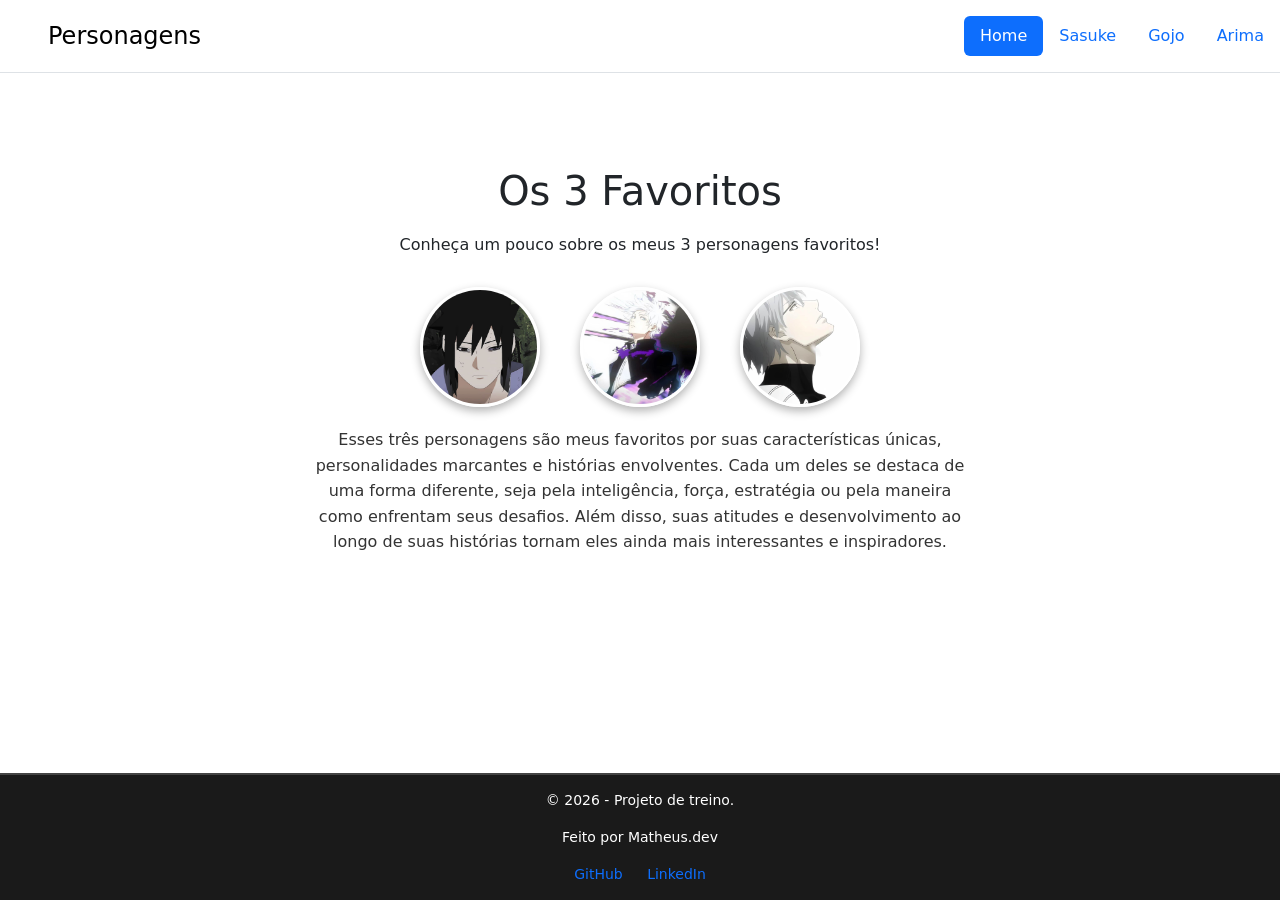
<file: index.html>
<!DOCTYPE html>
<html lang="en">
<head>
    <meta charset="UTF-8">
    <meta name="viewport" content="width=device-width, initial-scale=1.0">
    <title>Personagens</title>
    <link rel="stylesheet" href="https://cdn.jsdelivr.net/npm/bootstrap@5.3.8/dist/css/bootstrap.min.css">
    <link rel="stylesheet" href="style.css">
    <style>

        .form-control-dark {
  border-color: var(--bs-gray);
}
.form-control-dark:focus {
  border-color: #fff;
  box-shadow: 0 0 0 .25rem rgba(255, 255, 255, .25);
}

.text-small {
  font-size: 85%;
}

.dropdown-toggle:not(:focus) {
  outline: 0;
}

    </style>
</head>
<body>
   <header class="d-flex flex-wrap justify-content-center py-3 mb-4 border-bottom">
          <a href="/" class="d-flex align-items-center mb-3 mb-md-0 me-md-auto link-body-emphasis text-decoration-none">

            <svg class="bi me-2" width="40" height="32" aria-hidden="true">
              <use xlink:href="#bootstrap"></use>
            </svg>
            <span class="fs-4">Personagens</span>
          </a>
          <ul class="nav nav-pills">
            <li class="nav-item"><a href="#" class="nav-link active" aria-current="page">Home</a></li>
            <li class="nav-item"><a href="Sasuke.html" class="nav-link">Sasuke</a></li>
            <li class="nav-item"><a href="Gojo.html" class="nav-link">Gojo</a></li>
            <li class="nav-item"><a href="Arima.html" class="nav-link">Arima</a></li>
          </ul>
        </header>
    <main>
       <h1>Os 3 Favoritos</h1>
       <p>Conheça um pouco sobre os meus 3 personagens favoritos!</p>
       <div class="move">
          <a href="Sasuke.html"><img src="imgs/sasuke .jpg" alt="Sasuke" ></a>
          <a href="Gojo.html"><img src="imgs/Gojo.jpg" alt="Gojo"></a>
          <a href="Arima.html"><img src="imgs/𝗞𝗶𝘀𝗵𝗼𝘂 𝗔𝗿𝗶𝗺𝗮.jpg" alt="Arima"></a>
       </div>
      <p class="test">
        Esses três personagens são meus favoritos por suas características únicas, personalidades marcantes e histórias envolventes. Cada um deles se destaca de uma forma diferente, seja pela inteligência, força, estratégia ou pela maneira como enfrentam seus desafios. Além disso, suas atitudes e desenvolvimento ao longo de suas histórias tornam eles ainda mais interessantes e inspiradores.
      </p>
    </main>

    <footer>
      <p>&copy; 2026 - Projeto de treino.</p>
      <p>Feito por Matheus.dev</p>
      <a href="https://github.com/Matheus-dev-coder" target="_blank">GitHub</a>
      <a href="https://www.linkedin.com/in/matheus-augusto-3977462b8" target="_blank">LinkedIn</a>
    </footer>
    <script src="https://cdn.jsdelivr.net/npm/bootstrap@5.3.8/dist/js/bootstrap.bundle.min.js"></script>
</body>
</html>
</file>
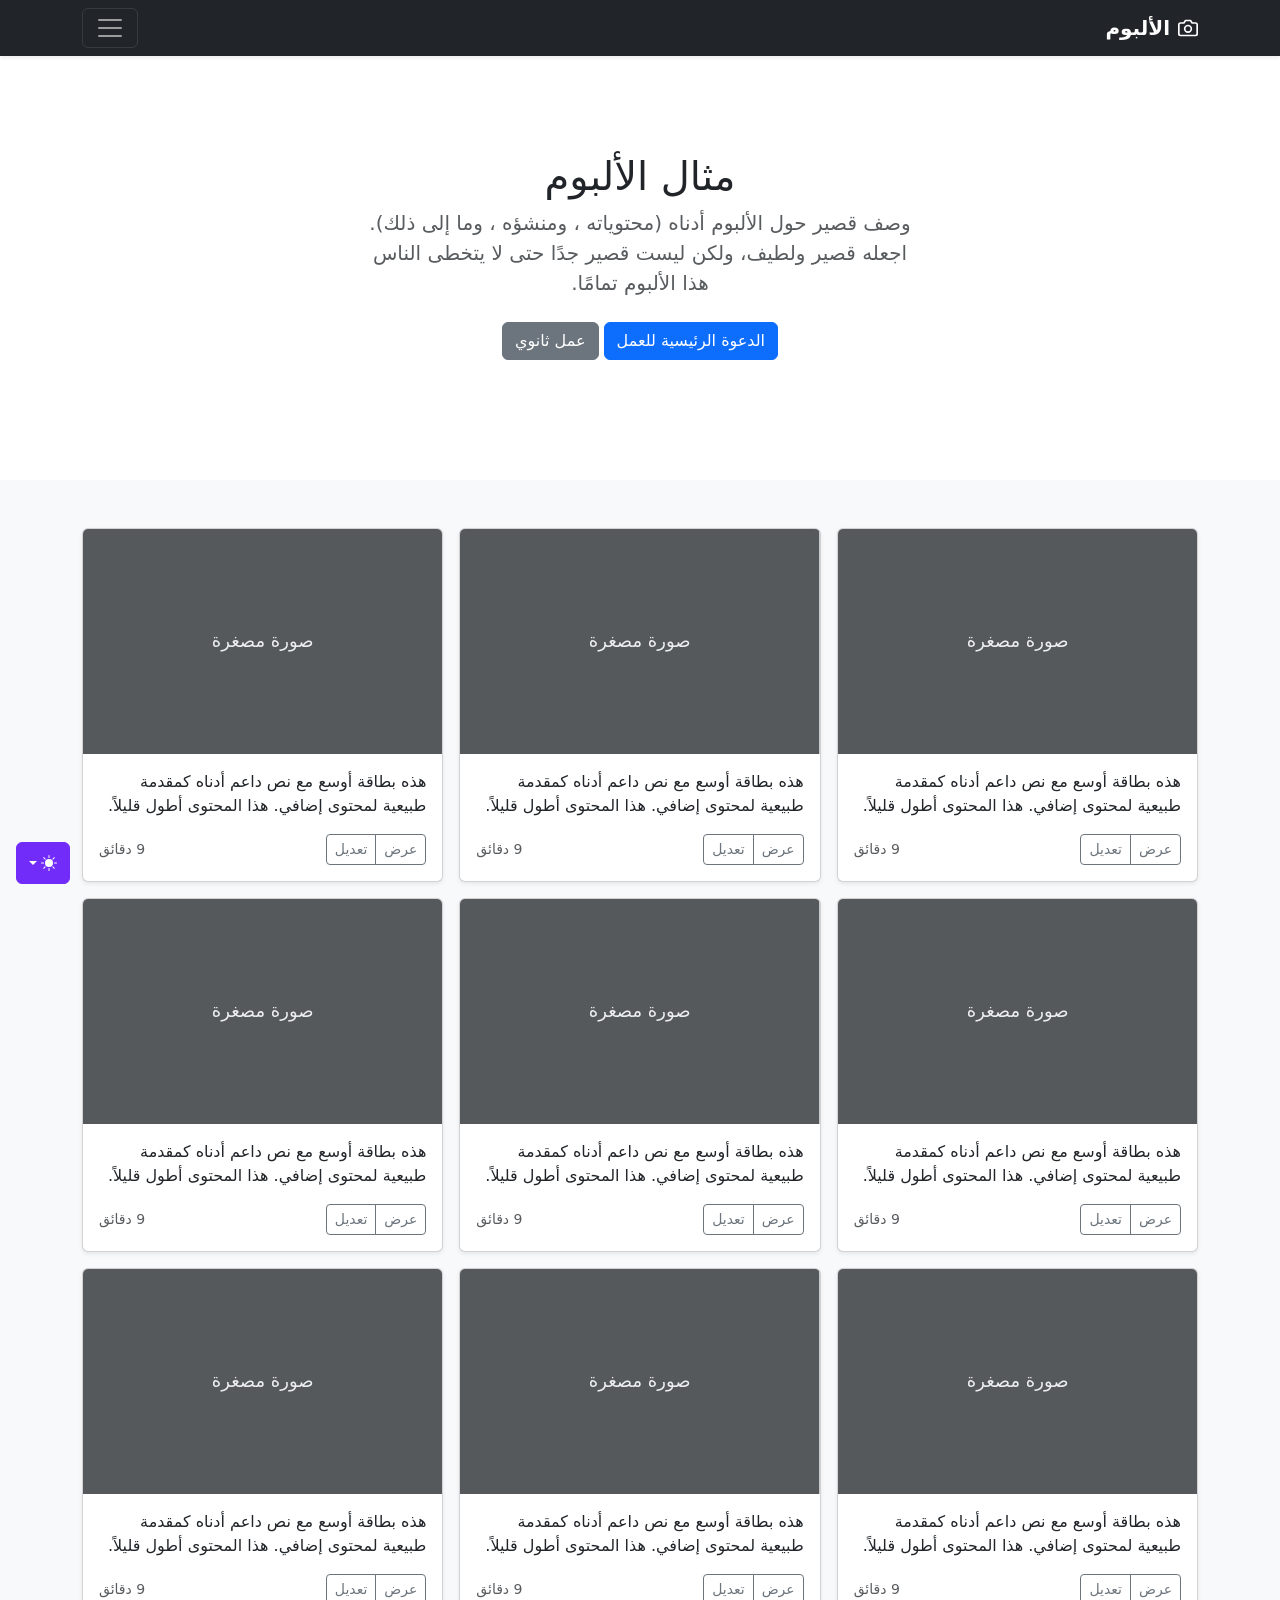
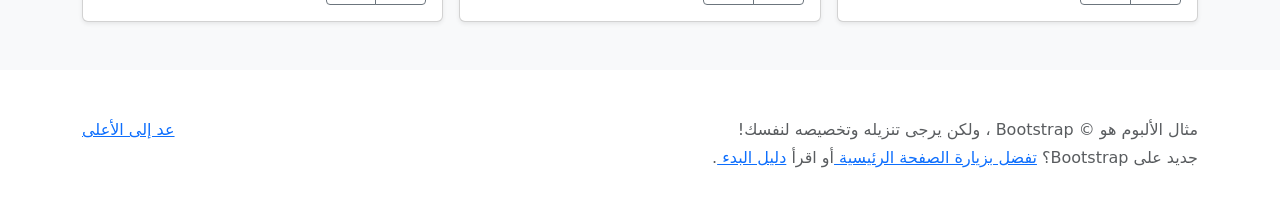
<file: bootstrap-5.3.8-examples/album-rtl/index.html>
<!doctype html>
<html lang="ar" dir="rtl" data-bs-theme="auto">
  <head>
    <meta charset="utf-8" />
    <meta name="viewport" content="width=device-width, initial-scale=1" />
    <meta name="description" content="" />
    <meta
      name="author"
      content="Mark Otto, Jacob Thornton, and Bootstrap contributors"
    />
    <meta name="generator" content="Astro v5.13.2" />
    <title>مثال الألبوم · Bootstrap v5.3</title>
    <link
      rel="canonical"
      href="https://getbootstrap.com/docs/5.3/examples/album-rtl/"
    />
    <script src="../assets/js/color-modes.js"></script>
    <link href="../assets/dist/css/bootstrap.rtl.min.css" rel="stylesheet" />
    <meta name="theme-color" content="#712cf9" />
    <style>
      .bd-placeholder-img {
        font-size: 1.125rem;
        text-anchor: middle;
        -webkit-user-select: none;
        -moz-user-select: none;
        user-select: none;
      }
      @media (min-width: 768px) {
        .bd-placeholder-img-lg {
          font-size: 3.5rem;
        }
      }
      .b-example-divider {
        width: 100%;
        height: 3rem;
        background-color: #0000001a;
        border: solid rgba(0, 0, 0, 0.15);
        border-width: 1px 0;
        box-shadow:
          inset 0 0.5em 1.5em #0000001a,
          inset 0 0.125em 0.5em #00000026;
      }
      .b-example-vr {
        flex-shrink: 0;
        width: 1.5rem;
        height: 100vh;
      }
      .bi {
        vertical-align: -0.125em;
        fill: currentColor;
      }
      .nav-scroller {
        position: relative;
        z-index: 2;
        height: 2.75rem;
        overflow-y: hidden;
      }
      .nav-scroller .nav {
        display: flex;
        flex-wrap: nowrap;
        padding-bottom: 1rem;
        margin-top: -1px;
        overflow-x: auto;
        text-align: center;
        white-space: nowrap;
        -webkit-overflow-scrolling: touch;
      }
      .btn-bd-primary {
        --bd-violet-bg: #712cf9;
        --bd-violet-rgb: 112.520718, 44.062154, 249.437846;
        --bs-btn-font-weight: 600;
        --bs-btn-color: var(--bs-white);
        --bs-btn-bg: var(--bd-violet-bg);
        --bs-btn-border-color: var(--bd-violet-bg);
        --bs-btn-hover-color: var(--bs-white);
        --bs-btn-hover-bg: #6528e0;
        --bs-btn-hover-border-color: #6528e0;
        --bs-btn-focus-shadow-rgb: var(--bd-violet-rgb);
        --bs-btn-active-color: var(--bs-btn-hover-color);
        --bs-btn-active-bg: #5a23c8;
        --bs-btn-active-border-color: #5a23c8;
      }
      .bd-mode-toggle {
        z-index: 1500;
      }
      .bd-mode-toggle .bi {
        width: 1em;
        height: 1em;
      }
      .bd-mode-toggle .dropdown-menu .active .bi {
        display: block !important;
      }
    </style>
  </head>
  <body>
    <svg xmlns="http://www.w3.org/2000/svg" class="d-none">
      <symbol id="check2" viewBox="0 0 16 16">
        <path
          d="M13.854 3.646a.5.5 0 0 1 0 .708l-7 7a.5.5 0 0 1-.708 0l-3.5-3.5a.5.5 0 1 1 .708-.708L6.5 10.293l6.646-6.647a.5.5 0 0 1 .708 0z"
        ></path>
      </symbol>
      <symbol id="circle-half" viewBox="0 0 16 16">
        <path
          d="M8 15A7 7 0 1 0 8 1v14zm0 1A8 8 0 1 1 8 0a8 8 0 0 1 0 16z"
        ></path>
      </symbol>
      <symbol id="moon-stars-fill" viewBox="0 0 16 16">
        <path
          d="M6 .278a.768.768 0 0 1 .08.858 7.208 7.208 0 0 0-.878 3.46c0 4.021 3.278 7.277 7.318 7.277.527 0 1.04-.055 1.533-.16a.787.787 0 0 1 .81.316.733.733 0 0 1-.031.893A8.349 8.349 0 0 1 8.344 16C3.734 16 0 12.286 0 7.71 0 4.266 2.114 1.312 5.124.06A.752.752 0 0 1 6 .278z"
        ></path>
        <path
          d="M10.794 3.148a.217.217 0 0 1 .412 0l.387 1.162c.173.518.579.924 1.097 1.097l1.162.387a.217.217 0 0 1 0 .412l-1.162.387a1.734 1.734 0 0 0-1.097 1.097l-.387 1.162a.217.217 0 0 1-.412 0l-.387-1.162A1.734 1.734 0 0 0 9.31 6.593l-1.162-.387a.217.217 0 0 1 0-.412l1.162-.387a1.734 1.734 0 0 0 1.097-1.097l.387-1.162zM13.863.099a.145.145 0 0 1 .274 0l.258.774c.115.346.386.617.732.732l.774.258a.145.145 0 0 1 0 .274l-.774.258a1.156 1.156 0 0 0-.732.732l-.258.774a.145.145 0 0 1-.274 0l-.258-.774a1.156 1.156 0 0 0-.732-.732l-.774-.258a.145.145 0 0 1 0-.274l.774-.258c.346-.115.617-.386.732-.732L13.863.1z"
        ></path>
      </symbol>
      <symbol id="sun-fill" viewBox="0 0 16 16">
        <path
          d="M8 12a4 4 0 1 0 0-8 4 4 0 0 0 0 8zM8 0a.5.5 0 0 1 .5.5v2a.5.5 0 0 1-1 0v-2A.5.5 0 0 1 8 0zm0 13a.5.5 0 0 1 .5.5v2a.5.5 0 0 1-1 0v-2A.5.5 0 0 1 8 13zm8-5a.5.5 0 0 1-.5.5h-2a.5.5 0 0 1 0-1h2a.5.5 0 0 1 .5.5zM3 8a.5.5 0 0 1-.5.5h-2a.5.5 0 0 1 0-1h2A.5.5 0 0 1 3 8zm10.657-5.657a.5.5 0 0 1 0 .707l-1.414 1.415a.5.5 0 1 1-.707-.708l1.414-1.414a.5.5 0 0 1 .707 0zm-9.193 9.193a.5.5 0 0 1 0 .707L3.05 13.657a.5.5 0 0 1-.707-.707l1.414-1.414a.5.5 0 0 1 .707 0zm9.193 2.121a.5.5 0 0 1-.707 0l-1.414-1.414a.5.5 0 0 1 .707-.707l1.414 1.414a.5.5 0 0 1 0 .707zM4.464 4.465a.5.5 0 0 1-.707 0L2.343 3.05a.5.5 0 1 1 .707-.707l1.414 1.414a.5.5 0 0 1 0 .708z"
        ></path>
      </symbol>
    </svg>
    <div
      class="dropdown position-fixed bottom-0 end-0 mb-3 me-3 bd-mode-toggle"
    >
      <button
        class="btn btn-bd-primary py-2 dropdown-toggle d-flex align-items-center"
        id="bd-theme"
        type="button"
        aria-expanded="false"
        data-bs-toggle="dropdown"
        aria-label="Toggle theme (auto)"
      >
        <svg class="bi my-1 theme-icon-active" aria-hidden="true">
          <use href="#circle-half"></use>
        </svg>
        <span class="visually-hidden" id="bd-theme-text">Toggle theme</span>
      </button>
      <ul
        class="dropdown-menu dropdown-menu-end shadow"
        aria-labelledby="bd-theme-text"
      >
        <li>
          <button
            type="button"
            class="dropdown-item d-flex align-items-center"
            data-bs-theme-value="light"
            aria-pressed="false"
          >
            <svg class="bi me-2 opacity-50" aria-hidden="true">
              <use href="#sun-fill"></use>
            </svg>
            Light
            <svg class="bi ms-auto d-none" aria-hidden="true">
              <use href="#check2"></use>
            </svg>
          </button>
        </li>
        <li>
          <button
            type="button"
            class="dropdown-item d-flex align-items-center"
            data-bs-theme-value="dark"
            aria-pressed="false"
          >
            <svg class="bi me-2 opacity-50" aria-hidden="true">
              <use href="#moon-stars-fill"></use>
            </svg>
            Dark
            <svg class="bi ms-auto d-none" aria-hidden="true">
              <use href="#check2"></use>
            </svg>
          </button>
        </li>
        <li>
          <button
            type="button"
            class="dropdown-item d-flex align-items-center active"
            data-bs-theme-value="auto"
            aria-pressed="true"
          >
            <svg class="bi me-2 opacity-50" aria-hidden="true">
              <use href="#circle-half"></use>
            </svg>
            Auto
            <svg class="bi ms-auto d-none" aria-hidden="true">
              <use href="#check2"></use>
            </svg>
          </button>
        </li>
      </ul>
    </div>
    <header data-bs-theme="dark">
      <div class="collapse text-bg-dark" id="navbarHeader">
        <div class="container">
          <div class="row">
            <div class="col-sm-8 col-md-7 py-4">
              <h4>حول</h4>
              <p class="text-body-secondary">
                أضف بعض المعلومات حول الألبوم، المؤلف، أو أي سياق خلفية آخر.
                اجعلها بضع جمل حتى يتمكن الزوار من التقاط بعض التلميحات المفيدة.
                ثم اربطها ببعض مواقع التواصل الاجتماعي أو معلومات الاتصال.
              </p>
            </div>
            <div class="col-sm-4 offset-md-1 py-4">
              <h4>تواصل معي</h4>
              <ul class="list-unstyled">
                <li><a href="#" class="text-white">تابعني على تويتر</a></li>
                <li>
                  <a href="#" class="text-white">شاركني الإعجاب في فيسبوك</a>
                </li>
                <li>
                  <a href="#" class="text-white"
                    >راسلني على البريد الإلكتروني</a
                  >
                </li>
              </ul>
            </div>
          </div>
        </div>
      </div>
      <div class="navbar navbar-dark bg-dark shadow-sm">
        <div class="container">
          <a href="#" class="navbar-brand d-flex align-items-center">
            <svg
              xmlns="http://www.w3.org/2000/svg"
              width="20"
              height="20"
              fill="none"
              stroke="currentColor"
              stroke-linecap="round"
              stroke-linejoin="round"
              stroke-width="2"
              aria-hidden="true"
              class="me-2"
              viewBox="0 0 24 24"
            >
              <path
                d="M23 19a2 2 0 0 1-2 2H3a2 2 0 0 1-2-2V8a2 2 0 0 1 2-2h4l2-3h6l2 3h4a2 2 0 0 1 2 2z"
              ></path>
              <circle cx="12" cy="13" r="4"></circle>
            </svg>
            <strong>الألبوم</strong>
          </a>
          <button
            class="navbar-toggler"
            type="button"
            data-bs-toggle="collapse"
            data-bs-target="#navbarHeader"
            aria-controls="navbarHeader"
            aria-expanded="false"
            aria-label="تبديل التنقل"
          >
            <span class="navbar-toggler-icon"></span>
          </button>
        </div>
      </div>
    </header>
    <main>
      <section class="py-5 text-center container">
        <div class="row py-lg-5">
          <div class="col-lg-6 col-md-8 mx-auto">
            <h1 class="fw-light">مثال الألبوم</h1>
            <p class="lead text-body-secondary">
              وصف قصير حول الألبوم أدناه (محتوياته ، ومنشؤه ، وما إلى ذلك).
              اجعله قصير ولطيف، ولكن ليست قصير جدًا حتى لا يتخطى الناس هذا
              الألبوم تمامًا.
            </p>
            <p>
              <a href="#" class="btn btn-primary my-2">الدعوة الرئيسية للعمل</a>
              <a href="#" class="btn btn-secondary my-2">عمل ثانوي</a>
            </p>
          </div>
        </div>
      </section>
      <div class="album py-5 bg-body-tertiary">
        <div class="container">
          <div class="row row-cols-1 row-cols-sm-2 row-cols-md-3 g-3">
            <div class="col">
              <div class="card shadow-sm">
                <svg
                  aria-label="Placeholder: صورة مصغرة"
                  class="bd-placeholder-img card-img-top"
                  height="225"
                  preserveAspectRatio="xMidYMid slice"
                  role="img"
                  width="100%"
                  xmlns="http://www.w3.org/2000/svg"
                >
                  <title>Placeholder</title>
                  <rect width="100%" height="100%" fill="#55595c"></rect>
                  <text x="50%" y="50%" fill="#eceeef" dy=".3em">
                    صورة مصغرة
                  </text>
                </svg>
                <div class="card-body">
                  <p class="card-text">
                    هذه بطاقة أوسع مع نص داعم أدناه كمقدمة طبيعية لمحتوى إضافي.
                    هذا المحتوى أطول قليلاً.
                  </p>
                  <div
                    class="d-flex justify-content-between align-items-center"
                  >
                    <div class="btn-group">
                      <button
                        type="button"
                        class="btn btn-sm btn-outline-secondary"
                      >
                        عرض
                      </button>
                      <button
                        type="button"
                        class="btn btn-sm btn-outline-secondary"
                      >
                        تعديل
                      </button>
                    </div>
                    <small class="text-body-secondary">9 دقائق</small>
                  </div>
                </div>
              </div>
            </div>
            <div class="col">
              <div class="card shadow-sm">
                <svg
                  aria-label="Placeholder: صورة مصغرة"
                  class="bd-placeholder-img card-img-top"
                  height="225"
                  preserveAspectRatio="xMidYMid slice"
                  role="img"
                  width="100%"
                  xmlns="http://www.w3.org/2000/svg"
                >
                  <title>Placeholder</title>
                  <rect width="100%" height="100%" fill="#55595c"></rect>
                  <text x="50%" y="50%" fill="#eceeef" dy=".3em">
                    صورة مصغرة
                  </text>
                </svg>
                <div class="card-body">
                  <p class="card-text">
                    هذه بطاقة أوسع مع نص داعم أدناه كمقدمة طبيعية لمحتوى إضافي.
                    هذا المحتوى أطول قليلاً.
                  </p>
                  <div
                    class="d-flex justify-content-between align-items-center"
                  >
                    <div class="btn-group">
                      <button
                        type="button"
                        class="btn btn-sm btn-outline-secondary"
                      >
                        عرض
                      </button>
                      <button
                        type="button"
                        class="btn btn-sm btn-outline-secondary"
                      >
                        تعديل
                      </button>
                    </div>
                    <small class="text-body-secondary">9 دقائق</small>
                  </div>
                </div>
              </div>
            </div>
            <div class="col">
              <div class="card shadow-sm">
                <svg
                  aria-label="Placeholder: صورة مصغرة"
                  class="bd-placeholder-img card-img-top"
                  height="225"
                  preserveAspectRatio="xMidYMid slice"
                  role="img"
                  width="100%"
                  xmlns="http://www.w3.org/2000/svg"
                >
                  <title>Placeholder</title>
                  <rect width="100%" height="100%" fill="#55595c"></rect>
                  <text x="50%" y="50%" fill="#eceeef" dy=".3em">
                    صورة مصغرة
                  </text>
                </svg>
                <div class="card-body">
                  <p class="card-text">
                    هذه بطاقة أوسع مع نص داعم أدناه كمقدمة طبيعية لمحتوى إضافي.
                    هذا المحتوى أطول قليلاً.
                  </p>
                  <div
                    class="d-flex justify-content-between align-items-center"
                  >
                    <div class="btn-group">
                      <button
                        type="button"
                        class="btn btn-sm btn-outline-secondary"
                      >
                        عرض
                      </button>
                      <button
                        type="button"
                        class="btn btn-sm btn-outline-secondary"
                      >
                        تعديل
                      </button>
                    </div>
                    <small class="text-body-secondary">9 دقائق</small>
                  </div>
                </div>
              </div>
            </div>
            <div class="col">
              <div class="card shadow-sm">
                <svg
                  aria-label="Placeholder: صورة مصغرة"
                  class="bd-placeholder-img card-img-top"
                  height="225"
                  preserveAspectRatio="xMidYMid slice"
                  role="img"
                  width="100%"
                  xmlns="http://www.w3.org/2000/svg"
                >
                  <title>Placeholder</title>
                  <rect width="100%" height="100%" fill="#55595c"></rect>
                  <text x="50%" y="50%" fill="#eceeef" dy=".3em">
                    صورة مصغرة
                  </text>
                </svg>
                <div class="card-body">
                  <p class="card-text">
                    هذه بطاقة أوسع مع نص داعم أدناه كمقدمة طبيعية لمحتوى إضافي.
                    هذا المحتوى أطول قليلاً.
                  </p>
                  <div
                    class="d-flex justify-content-between align-items-center"
                  >
                    <div class="btn-group">
                      <button
                        type="button"
                        class="btn btn-sm btn-outline-secondary"
                      >
                        عرض
                      </button>
                      <button
                        type="button"
                        class="btn btn-sm btn-outline-secondary"
                      >
                        تعديل
                      </button>
                    </div>
                    <small class="text-body-secondary">9 دقائق</small>
                  </div>
                </div>
              </div>
            </div>
            <div class="col">
              <div class="card shadow-sm">
                <svg
                  aria-label="Placeholder: صورة مصغرة"
                  class="bd-placeholder-img card-img-top"
                  height="225"
                  preserveAspectRatio="xMidYMid slice"
                  role="img"
                  width="100%"
                  xmlns="http://www.w3.org/2000/svg"
                >
                  <title>Placeholder</title>
                  <rect width="100%" height="100%" fill="#55595c"></rect>
                  <text x="50%" y="50%" fill="#eceeef" dy=".3em">
                    صورة مصغرة
                  </text>
                </svg>
                <div class="card-body">
                  <p class="card-text">
                    هذه بطاقة أوسع مع نص داعم أدناه كمقدمة طبيعية لمحتوى إضافي.
                    هذا المحتوى أطول قليلاً.
                  </p>
                  <div
                    class="d-flex justify-content-between align-items-center"
                  >
                    <div class="btn-group">
                      <button
                        type="button"
                        class="btn btn-sm btn-outline-secondary"
                      >
                        عرض
                      </button>
                      <button
                        type="button"
                        class="btn btn-sm btn-outline-secondary"
                      >
                        تعديل
                      </button>
                    </div>
                    <small class="text-body-secondary">9 دقائق</small>
                  </div>
                </div>
              </div>
            </div>
            <div class="col">
              <div class="card shadow-sm">
                <svg
                  aria-label="Placeholder: صورة مصغرة"
                  class="bd-placeholder-img card-img-top"
                  height="225"
                  preserveAspectRatio="xMidYMid slice"
                  role="img"
                  width="100%"
                  xmlns="http://www.w3.org/2000/svg"
                >
                  <title>Placeholder</title>
                  <rect width="100%" height="100%" fill="#55595c"></rect>
                  <text x="50%" y="50%" fill="#eceeef" dy=".3em">
                    صورة مصغرة
                  </text>
                </svg>
                <div class="card-body">
                  <p class="card-text">
                    هذه بطاقة أوسع مع نص داعم أدناه كمقدمة طبيعية لمحتوى إضافي.
                    هذا المحتوى أطول قليلاً.
                  </p>
                  <div
                    class="d-flex justify-content-between align-items-center"
                  >
                    <div class="btn-group">
                      <button
                        type="button"
                        class="btn btn-sm btn-outline-secondary"
                      >
                        عرض
                      </button>
                      <button
                        type="button"
                        class="btn btn-sm btn-outline-secondary"
                      >
                        تعديل
                      </button>
                    </div>
                    <small class="text-body-secondary">9 دقائق</small>
                  </div>
                </div>
              </div>
            </div>
            <div class="col">
              <div class="card shadow-sm">
                <svg
                  aria-label="Placeholder: صورة مصغرة"
                  class="bd-placeholder-img card-img-top"
                  height="225"
                  preserveAspectRatio="xMidYMid slice"
                  role="img"
                  width="100%"
                  xmlns="http://www.w3.org/2000/svg"
                >
                  <title>Placeholder</title>
                  <rect width="100%" height="100%" fill="#55595c"></rect>
                  <text x="50%" y="50%" fill="#eceeef" dy=".3em">
                    صورة مصغرة
                  </text>
                </svg>
                <div class="card-body">
                  <p class="card-text">
                    هذه بطاقة أوسع مع نص داعم أدناه كمقدمة طبيعية لمحتوى إضافي.
                    هذا المحتوى أطول قليلاً.
                  </p>
                  <div
                    class="d-flex justify-content-between align-items-center"
                  >
                    <div class="btn-group">
                      <button
                        type="button"
                        class="btn btn-sm btn-outline-secondary"
                      >
                        عرض
                      </button>
                      <button
                        type="button"
                        class="btn btn-sm btn-outline-secondary"
                      >
                        تعديل
                      </button>
                    </div>
                    <small class="text-body-secondary">9 دقائق</small>
                  </div>
                </div>
              </div>
            </div>
            <div class="col">
              <div class="card shadow-sm">
                <svg
                  aria-label="Placeholder: صورة مصغرة"
                  class="bd-placeholder-img card-img-top"
                  height="225"
                  preserveAspectRatio="xMidYMid slice"
                  role="img"
                  width="100%"
                  xmlns="http://www.w3.org/2000/svg"
                >
                  <title>Placeholder</title>
                  <rect width="100%" height="100%" fill="#55595c"></rect>
                  <text x="50%" y="50%" fill="#eceeef" dy=".3em">
                    صورة مصغرة
                  </text>
                </svg>
                <div class="card-body">
                  <p class="card-text">
                    هذه بطاقة أوسع مع نص داعم أدناه كمقدمة طبيعية لمحتوى إضافي.
                    هذا المحتوى أطول قليلاً.
                  </p>
                  <div
                    class="d-flex justify-content-between align-items-center"
                  >
                    <div class="btn-group">
                      <button
                        type="button"
                        class="btn btn-sm btn-outline-secondary"
                      >
                        عرض
                      </button>
                      <button
                        type="button"
                        class="btn btn-sm btn-outline-secondary"
                      >
                        تعديل
                      </button>
                    </div>
                    <small class="text-body-secondary">9 دقائق</small>
                  </div>
                </div>
              </div>
            </div>
            <div class="col">
              <div class="card shadow-sm">
                <svg
                  aria-label="Placeholder: صورة مصغرة"
                  class="bd-placeholder-img card-img-top"
                  height="225"
                  preserveAspectRatio="xMidYMid slice"
                  role="img"
                  width="100%"
                  xmlns="http://www.w3.org/2000/svg"
                >
                  <title>Placeholder</title>
                  <rect width="100%" height="100%" fill="#55595c"></rect>
                  <text x="50%" y="50%" fill="#eceeef" dy=".3em">
                    صورة مصغرة
                  </text>
                </svg>
                <div class="card-body">
                  <p class="card-text">
                    هذه بطاقة أوسع مع نص داعم أدناه كمقدمة طبيعية لمحتوى إضافي.
                    هذا المحتوى أطول قليلاً.
                  </p>
                  <div
                    class="d-flex justify-content-between align-items-center"
                  >
                    <div class="btn-group">
                      <button
                        type="button"
                        class="btn btn-sm btn-outline-secondary"
                      >
                        عرض
                      </button>
                      <button
                        type="button"
                        class="btn btn-sm btn-outline-secondary"
                      >
                        تعديل
                      </button>
                    </div>
                    <small class="text-body-secondary">9 دقائق</small>
                  </div>
                </div>
              </div>
            </div>
          </div>
        </div>
      </div>
    </main>
    <footer class="text-body-secondary py-5">
      <div class="container">
        <p class="float-end mb-1"><a href="#">عد إلى الأعلى</a></p>
        <p class="mb-1">
          مثال الألبوم هو © Bootstrap ، ولكن يرجى تنزيله وتخصيصه لنفسك!
        </p>
        <p class="mb-0">
          جديد على Bootstrap؟ <a href="/"> تفضل بزيارة الصفحة الرئيسية </a> أو
          اقرأ <a href="../getting-started/introduction"> دليل البدء </a>.
        </p>
      </div>
    </footer>
    <script
      src="../assets/dist/js/bootstrap.bundle.min.js"
      class="astro-vvvwv3sm"
    ></script>
  </body>
</html>
</file>
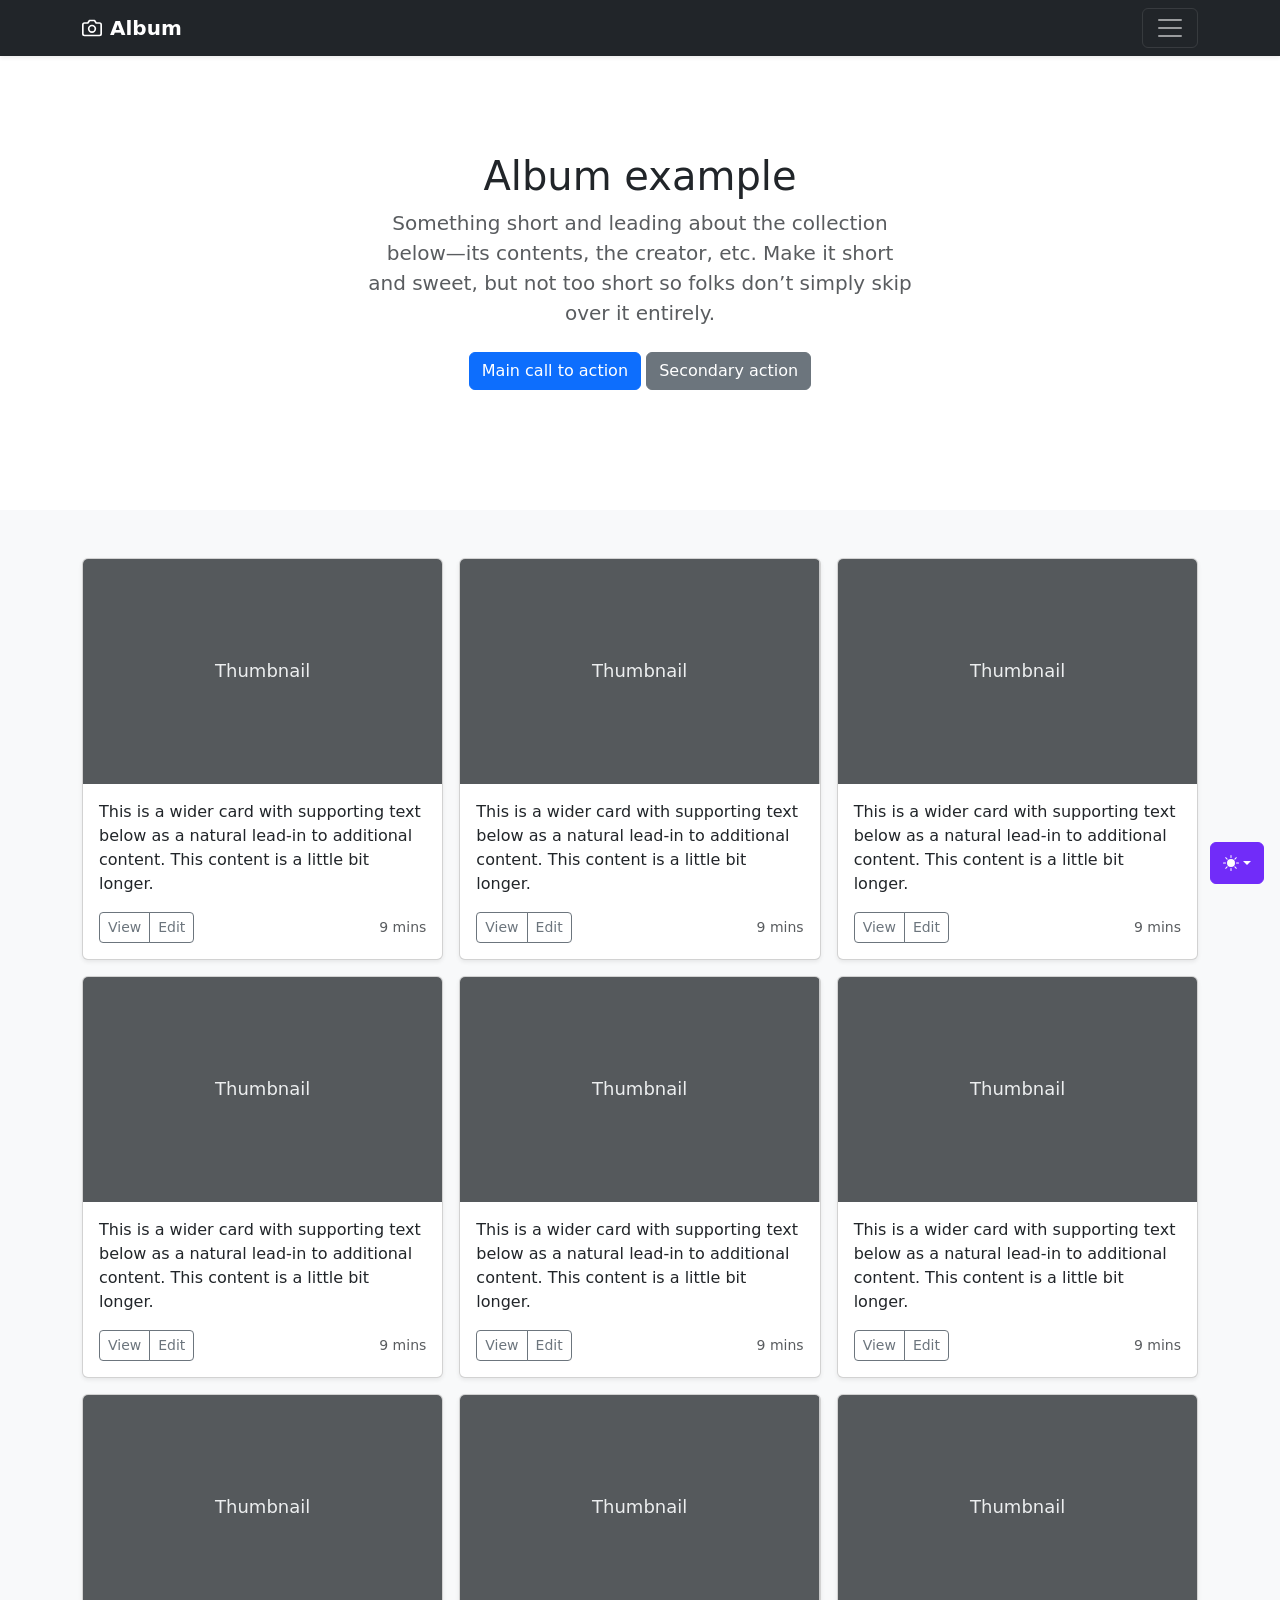
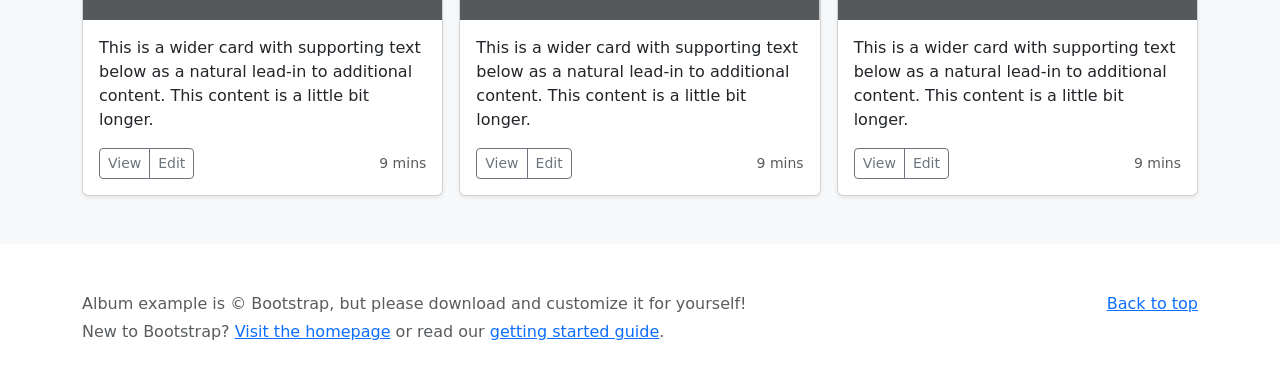
<file: bootstrap-5.3.8-examples/album/index.html>
<!doctype html>
<html lang="en" data-bs-theme="auto">
  <head>
    <meta charset="utf-8" />
    <meta name="viewport" content="width=device-width, initial-scale=1" />
    <meta name="description" content="" />
    <meta
      name="author"
      content="Mark Otto, Jacob Thornton, and Bootstrap contributors"
    />
    <meta name="generator" content="Astro v5.13.2" />
    <title>Album example · Bootstrap v5.3</title>
    <link
      rel="canonical"
      href="https://getbootstrap.com/docs/5.3/examples/album/"
    />
    <script src="../assets/js/color-modes.js"></script>
    <link href="../assets/dist/css/bootstrap.min.css" rel="stylesheet" />
    <meta name="theme-color" content="#712cf9" />
    <style>
      .bd-placeholder-img {
        font-size: 1.125rem;
        text-anchor: middle;
        -webkit-user-select: none;
        -moz-user-select: none;
        user-select: none;
      }
      @media (min-width: 768px) {
        .bd-placeholder-img-lg {
          font-size: 3.5rem;
        }
      }
      .b-example-divider {
        width: 100%;
        height: 3rem;
        background-color: #0000001a;
        border: solid rgba(0, 0, 0, 0.15);
        border-width: 1px 0;
        box-shadow:
          inset 0 0.5em 1.5em #0000001a,
          inset 0 0.125em 0.5em #00000026;
      }
      .b-example-vr {
        flex-shrink: 0;
        width: 1.5rem;
        height: 100vh;
      }
      .bi {
        vertical-align: -0.125em;
        fill: currentColor;
      }
      .nav-scroller {
        position: relative;
        z-index: 2;
        height: 2.75rem;
        overflow-y: hidden;
      }
      .nav-scroller .nav {
        display: flex;
        flex-wrap: nowrap;
        padding-bottom: 1rem;
        margin-top: -1px;
        overflow-x: auto;
        text-align: center;
        white-space: nowrap;
        -webkit-overflow-scrolling: touch;
      }
      .btn-bd-primary {
        --bd-violet-bg: #712cf9;
        --bd-violet-rgb: 112.520718, 44.062154, 249.437846;
        --bs-btn-font-weight: 600;
        --bs-btn-color: var(--bs-white);
        --bs-btn-bg: var(--bd-violet-bg);
        --bs-btn-border-color: var(--bd-violet-bg);
        --bs-btn-hover-color: var(--bs-white);
        --bs-btn-hover-bg: #6528e0;
        --bs-btn-hover-border-color: #6528e0;
        --bs-btn-focus-shadow-rgb: var(--bd-violet-rgb);
        --bs-btn-active-color: var(--bs-btn-hover-color);
        --bs-btn-active-bg: #5a23c8;
        --bs-btn-active-border-color: #5a23c8;
      }
      .bd-mode-toggle {
        z-index: 1500;
      }
      .bd-mode-toggle .bi {
        width: 1em;
        height: 1em;
      }
      .bd-mode-toggle .dropdown-menu .active .bi {
        display: block !important;
      }
    </style>
  </head>
  <body>
    <svg xmlns="http://www.w3.org/2000/svg" class="d-none">
      <symbol id="check2" viewBox="0 0 16 16">
        <path
          d="M13.854 3.646a.5.5 0 0 1 0 .708l-7 7a.5.5 0 0 1-.708 0l-3.5-3.5a.5.5 0 1 1 .708-.708L6.5 10.293l6.646-6.647a.5.5 0 0 1 .708 0z"
        ></path>
      </symbol>
      <symbol id="circle-half" viewBox="0 0 16 16">
        <path
          d="M8 15A7 7 0 1 0 8 1v14zm0 1A8 8 0 1 1 8 0a8 8 0 0 1 0 16z"
        ></path>
      </symbol>
      <symbol id="moon-stars-fill" viewBox="0 0 16 16">
        <path
          d="M6 .278a.768.768 0 0 1 .08.858 7.208 7.208 0 0 0-.878 3.46c0 4.021 3.278 7.277 7.318 7.277.527 0 1.04-.055 1.533-.16a.787.787 0 0 1 .81.316.733.733 0 0 1-.031.893A8.349 8.349 0 0 1 8.344 16C3.734 16 0 12.286 0 7.71 0 4.266 2.114 1.312 5.124.06A.752.752 0 0 1 6 .278z"
        ></path>
        <path
          d="M10.794 3.148a.217.217 0 0 1 .412 0l.387 1.162c.173.518.579.924 1.097 1.097l1.162.387a.217.217 0 0 1 0 .412l-1.162.387a1.734 1.734 0 0 0-1.097 1.097l-.387 1.162a.217.217 0 0 1-.412 0l-.387-1.162A1.734 1.734 0 0 0 9.31 6.593l-1.162-.387a.217.217 0 0 1 0-.412l1.162-.387a1.734 1.734 0 0 0 1.097-1.097l.387-1.162zM13.863.099a.145.145 0 0 1 .274 0l.258.774c.115.346.386.617.732.732l.774.258a.145.145 0 0 1 0 .274l-.774.258a1.156 1.156 0 0 0-.732.732l-.258.774a.145.145 0 0 1-.274 0l-.258-.774a1.156 1.156 0 0 0-.732-.732l-.774-.258a.145.145 0 0 1 0-.274l.774-.258c.346-.115.617-.386.732-.732L13.863.1z"
        ></path>
      </symbol>
      <symbol id="sun-fill" viewBox="0 0 16 16">
        <path
          d="M8 12a4 4 0 1 0 0-8 4 4 0 0 0 0 8zM8 0a.5.5 0 0 1 .5.5v2a.5.5 0 0 1-1 0v-2A.5.5 0 0 1 8 0zm0 13a.5.5 0 0 1 .5.5v2a.5.5 0 0 1-1 0v-2A.5.5 0 0 1 8 13zm8-5a.5.5 0 0 1-.5.5h-2a.5.5 0 0 1 0-1h2a.5.5 0 0 1 .5.5zM3 8a.5.5 0 0 1-.5.5h-2a.5.5 0 0 1 0-1h2A.5.5 0 0 1 3 8zm10.657-5.657a.5.5 0 0 1 0 .707l-1.414 1.415a.5.5 0 1 1-.707-.708l1.414-1.414a.5.5 0 0 1 .707 0zm-9.193 9.193a.5.5 0 0 1 0 .707L3.05 13.657a.5.5 0 0 1-.707-.707l1.414-1.414a.5.5 0 0 1 .707 0zm9.193 2.121a.5.5 0 0 1-.707 0l-1.414-1.414a.5.5 0 0 1 .707-.707l1.414 1.414a.5.5 0 0 1 0 .707zM4.464 4.465a.5.5 0 0 1-.707 0L2.343 3.05a.5.5 0 1 1 .707-.707l1.414 1.414a.5.5 0 0 1 0 .708z"
        ></path>
      </symbol>
    </svg>
    <div
      class="dropdown position-fixed bottom-0 end-0 mb-3 me-3 bd-mode-toggle"
    >
      <button
        class="btn btn-bd-primary py-2 dropdown-toggle d-flex align-items-center"
        id="bd-theme"
        type="button"
        aria-expanded="false"
        data-bs-toggle="dropdown"
        aria-label="Toggle theme (auto)"
      >
        <svg class="bi my-1 theme-icon-active" aria-hidden="true">
          <use href="#circle-half"></use>
        </svg>
        <span class="visually-hidden" id="bd-theme-text">Toggle theme</span>
      </button>
      <ul
        class="dropdown-menu dropdown-menu-end shadow"
        aria-labelledby="bd-theme-text"
      >
        <li>
          <button
            type="button"
            class="dropdown-item d-flex align-items-center"
            data-bs-theme-value="light"
            aria-pressed="false"
          >
            <svg class="bi me-2 opacity-50" aria-hidden="true">
              <use href="#sun-fill"></use>
            </svg>
            Light
            <svg class="bi ms-auto d-none" aria-hidden="true">
              <use href="#check2"></use>
            </svg>
          </button>
        </li>
        <li>
          <button
            type="button"
            class="dropdown-item d-flex align-items-center"
            data-bs-theme-value="dark"
            aria-pressed="false"
          >
            <svg class="bi me-2 opacity-50" aria-hidden="true">
              <use href="#moon-stars-fill"></use>
            </svg>
            Dark
            <svg class="bi ms-auto d-none" aria-hidden="true">
              <use href="#check2"></use>
            </svg>
          </button>
        </li>
        <li>
          <button
            type="button"
            class="dropdown-item d-flex align-items-center active"
            data-bs-theme-value="auto"
            aria-pressed="true"
          >
            <svg class="bi me-2 opacity-50" aria-hidden="true">
              <use href="#circle-half"></use>
            </svg>
            Auto
            <svg class="bi ms-auto d-none" aria-hidden="true">
              <use href="#check2"></use>
            </svg>
          </button>
        </li>
      </ul>
    </div>
    <header data-bs-theme="dark">
      <div class="collapse text-bg-dark" id="navbarHeader">
        <div class="container">
          <div class="row">
            <div class="col-sm-8 col-md-7 py-4">
              <h4>About</h4>
              <p class="text-body-secondary">
                Add some information about the album below, the author, or any
                other background context. Make it a few sentences long so folks
                can pick up some informative tidbits. Then, link them off to
                some social networking sites or contact information.
              </p>
            </div>
            <div class="col-sm-4 offset-md-1 py-4">
              <h4>Contact</h4>
              <ul class="list-unstyled">
                <li><a href="#" class="text-white">Follow on X</a></li>
                <li><a href="#" class="text-white">Like on Facebook</a></li>
                <li><a href="#" class="text-white">Email me</a></li>
              </ul>
            </div>
          </div>
        </div>
      </div>
      <div class="navbar navbar-dark bg-dark shadow-sm">
        <div class="container">
          <a href="#" class="navbar-brand d-flex align-items-center">
            <svg
              xmlns="http://www.w3.org/2000/svg"
              width="20"
              height="20"
              fill="none"
              stroke="currentColor"
              stroke-linecap="round"
              stroke-linejoin="round"
              stroke-width="2"
              aria-hidden="true"
              class="me-2"
              viewBox="0 0 24 24"
            >
              <path
                d="M23 19a2 2 0 0 1-2 2H3a2 2 0 0 1-2-2V8a2 2 0 0 1 2-2h4l2-3h6l2 3h4a2 2 0 0 1 2 2z"
              ></path>
              <circle cx="12" cy="13" r="4"></circle>
            </svg>
            <strong>Album</strong>
          </a>
          <button
            class="navbar-toggler"
            type="button"
            data-bs-toggle="collapse"
            data-bs-target="#navbarHeader"
            aria-controls="navbarHeader"
            aria-expanded="false"
            aria-label="Toggle navigation"
          >
            <span class="navbar-toggler-icon"></span>
          </button>
        </div>
      </div>
    </header>
    <main>
      <section class="py-5 text-center container">
        <div class="row py-lg-5">
          <div class="col-lg-6 col-md-8 mx-auto">
            <h1 class="fw-light">Album example</h1>
            <p class="lead text-body-secondary">
              Something short and leading about the collection below—its
              contents, the creator, etc. Make it short and sweet, but not too
              short so folks don’t simply skip over it entirely.
            </p>
            <p>
              <a href="#" class="btn btn-primary my-2">Main call to action</a>
              <a href="#" class="btn btn-secondary my-2">Secondary action</a>
            </p>
          </div>
        </div>
      </section>
      <div class="album py-5 bg-body-tertiary">
        <div class="container">
          <div class="row row-cols-1 row-cols-sm-2 row-cols-md-3 g-3">
            <div class="col">
              <div class="card shadow-sm">
                <svg
                  aria-label="Placeholder: Thumbnail"
                  class="bd-placeholder-img card-img-top"
                  height="225"
                  preserveAspectRatio="xMidYMid slice"
                  role="img"
                  width="100%"
                  xmlns="http://www.w3.org/2000/svg"
                >
                  <title>Placeholder</title>
                  <rect width="100%" height="100%" fill="#55595c"></rect>
                  <text x="50%" y="50%" fill="#eceeef" dy=".3em">
                    Thumbnail
                  </text>
                </svg>
                <div class="card-body">
                  <p class="card-text">
                    This is a wider card with supporting text below as a natural
                    lead-in to additional content. This content is a little bit
                    longer.
                  </p>
                  <div
                    class="d-flex justify-content-between align-items-center"
                  >
                    <div class="btn-group">
                      <button
                        type="button"
                        class="btn btn-sm btn-outline-secondary"
                      >
                        View
                      </button>
                      <button
                        type="button"
                        class="btn btn-sm btn-outline-secondary"
                      >
                        Edit
                      </button>
                    </div>
                    <small class="text-body-secondary">9 mins</small>
                  </div>
                </div>
              </div>
            </div>
            <div class="col">
              <div class="card shadow-sm">
                <svg
                  aria-label="Placeholder: Thumbnail"
                  class="bd-placeholder-img card-img-top"
                  height="225"
                  preserveAspectRatio="xMidYMid slice"
                  role="img"
                  width="100%"
                  xmlns="http://www.w3.org/2000/svg"
                >
                  <title>Placeholder</title>
                  <rect width="100%" height="100%" fill="#55595c"></rect>
                  <text x="50%" y="50%" fill="#eceeef" dy=".3em">
                    Thumbnail
                  </text>
                </svg>
                <div class="card-body">
                  <p class="card-text">
                    This is a wider card with supporting text below as a natural
                    lead-in to additional content. This content is a little bit
                    longer.
                  </p>
                  <div
                    class="d-flex justify-content-between align-items-center"
                  >
                    <div class="btn-group">
                      <button
                        type="button"
                        class="btn btn-sm btn-outline-secondary"
                      >
                        View
                      </button>
                      <button
                        type="button"
                        class="btn btn-sm btn-outline-secondary"
                      >
                        Edit
                      </button>
                    </div>
                    <small class="text-body-secondary">9 mins</small>
                  </div>
                </div>
              </div>
            </div>
            <div class="col">
              <div class="card shadow-sm">
                <svg
                  aria-label="Placeholder: Thumbnail"
                  class="bd-placeholder-img card-img-top"
                  height="225"
                  preserveAspectRatio="xMidYMid slice"
                  role="img"
                  width="100%"
                  xmlns="http://www.w3.org/2000/svg"
                >
                  <title>Placeholder</title>
                  <rect width="100%" height="100%" fill="#55595c"></rect>
                  <text x="50%" y="50%" fill="#eceeef" dy=".3em">
                    Thumbnail
                  </text>
                </svg>
                <div class="card-body">
                  <p class="card-text">
                    This is a wider card with supporting text below as a natural
                    lead-in to additional content. This content is a little bit
                    longer.
                  </p>
                  <div
                    class="d-flex justify-content-between align-items-center"
                  >
                    <div class="btn-group">
                      <button
                        type="button"
                        class="btn btn-sm btn-outline-secondary"
                      >
                        View
                      </button>
                      <button
                        type="button"
                        class="btn btn-sm btn-outline-secondary"
                      >
                        Edit
                      </button>
                    </div>
                    <small class="text-body-secondary">9 mins</small>
                  </div>
                </div>
              </div>
            </div>
            <div class="col">
              <div class="card shadow-sm">
                <svg
                  aria-label="Placeholder: Thumbnail"
                  class="bd-placeholder-img card-img-top"
                  height="225"
                  preserveAspectRatio="xMidYMid slice"
                  role="img"
                  width="100%"
                  xmlns="http://www.w3.org/2000/svg"
                >
                  <title>Placeholder</title>
                  <rect width="100%" height="100%" fill="#55595c"></rect>
                  <text x="50%" y="50%" fill="#eceeef" dy=".3em">
                    Thumbnail
                  </text>
                </svg>
                <div class="card-body">
                  <p class="card-text">
                    This is a wider card with supporting text below as a natural
                    lead-in to additional content. This content is a little bit
                    longer.
                  </p>
                  <div
                    class="d-flex justify-content-between align-items-center"
                  >
                    <div class="btn-group">
                      <button
                        type="button"
                        class="btn btn-sm btn-outline-secondary"
                      >
                        View
                      </button>
                      <button
                        type="button"
                        class="btn btn-sm btn-outline-secondary"
                      >
                        Edit
                      </button>
                    </div>
                    <small class="text-body-secondary">9 mins</small>
                  </div>
                </div>
              </div>
            </div>
            <div class="col">
              <div class="card shadow-sm">
                <svg
                  aria-label="Placeholder: Thumbnail"
                  class="bd-placeholder-img card-img-top"
                  height="225"
                  preserveAspectRatio="xMidYMid slice"
                  role="img"
                  width="100%"
                  xmlns="http://www.w3.org/2000/svg"
                >
                  <title>Placeholder</title>
                  <rect width="100%" height="100%" fill="#55595c"></rect>
                  <text x="50%" y="50%" fill="#eceeef" dy=".3em">
                    Thumbnail
                  </text>
                </svg>
                <div class="card-body">
                  <p class="card-text">
                    This is a wider card with supporting text below as a natural
                    lead-in to additional content. This content is a little bit
                    longer.
                  </p>
                  <div
                    class="d-flex justify-content-between align-items-center"
                  >
                    <div class="btn-group">
                      <button
                        type="button"
                        class="btn btn-sm btn-outline-secondary"
                      >
                        View
                      </button>
                      <button
                        type="button"
                        class="btn btn-sm btn-outline-secondary"
                      >
                        Edit
                      </button>
                    </div>
                    <small class="text-body-secondary">9 mins</small>
                  </div>
                </div>
              </div>
            </div>
            <div class="col">
              <div class="card shadow-sm">
                <svg
                  aria-label="Placeholder: Thumbnail"
                  class="bd-placeholder-img card-img-top"
                  height="225"
                  preserveAspectRatio="xMidYMid slice"
                  role="img"
                  width="100%"
                  xmlns="http://www.w3.org/2000/svg"
                >
                  <title>Placeholder</title>
                  <rect width="100%" height="100%" fill="#55595c"></rect>
                  <text x="50%" y="50%" fill="#eceeef" dy=".3em">
                    Thumbnail
                  </text>
                </svg>
                <div class="card-body">
                  <p class="card-text">
                    This is a wider card with supporting text below as a natural
                    lead-in to additional content. This content is a little bit
                    longer.
                  </p>
                  <div
                    class="d-flex justify-content-between align-items-center"
                  >
                    <div class="btn-group">
                      <button
                        type="button"
                        class="btn btn-sm btn-outline-secondary"
                      >
                        View
                      </button>
                      <button
                        type="button"
                        class="btn btn-sm btn-outline-secondary"
                      >
                        Edit
                      </button>
                    </div>
                    <small class="text-body-secondary">9 mins</small>
                  </div>
                </div>
              </div>
            </div>
            <div class="col">
              <div class="card shadow-sm">
                <svg
                  aria-label="Placeholder: Thumbnail"
                  class="bd-placeholder-img card-img-top"
                  height="225"
                  preserveAspectRatio="xMidYMid slice"
                  role="img"
                  width="100%"
                  xmlns="http://www.w3.org/2000/svg"
                >
                  <title>Placeholder</title>
                  <rect width="100%" height="100%" fill="#55595c"></rect>
                  <text x="50%" y="50%" fill="#eceeef" dy=".3em">
                    Thumbnail
                  </text>
                </svg>
                <div class="card-body">
                  <p class="card-text">
                    This is a wider card with supporting text below as a natural
                    lead-in to additional content. This content is a little bit
                    longer.
                  </p>
                  <div
                    class="d-flex justify-content-between align-items-center"
                  >
                    <div class="btn-group">
                      <button
                        type="button"
                        class="btn btn-sm btn-outline-secondary"
                      >
                        View
                      </button>
                      <button
                        type="button"
                        class="btn btn-sm btn-outline-secondary"
                      >
                        Edit
                      </button>
                    </div>
                    <small class="text-body-secondary">9 mins</small>
                  </div>
                </div>
              </div>
            </div>
            <div class="col">
              <div class="card shadow-sm">
                <svg
                  aria-label="Placeholder: Thumbnail"
                  class="bd-placeholder-img card-img-top"
                  height="225"
                  preserveAspectRatio="xMidYMid slice"
                  role="img"
                  width="100%"
                  xmlns="http://www.w3.org/2000/svg"
                >
                  <title>Placeholder</title>
                  <rect width="100%" height="100%" fill="#55595c"></rect>
                  <text x="50%" y="50%" fill="#eceeef" dy=".3em">
                    Thumbnail
                  </text>
                </svg>
                <div class="card-body">
                  <p class="card-text">
                    This is a wider card with supporting text below as a natural
                    lead-in to additional content. This content is a little bit
                    longer.
                  </p>
                  <div
                    class="d-flex justify-content-between align-items-center"
                  >
                    <div class="btn-group">
                      <button
                        type="button"
                        class="btn btn-sm btn-outline-secondary"
                      >
                        View
                      </button>
                      <button
                        type="button"
                        class="btn btn-sm btn-outline-secondary"
                      >
                        Edit
                      </button>
                    </div>
                    <small class="text-body-secondary">9 mins</small>
                  </div>
                </div>
              </div>
            </div>
            <div class="col">
              <div class="card shadow-sm">
                <svg
                  aria-label="Placeholder: Thumbnail"
                  class="bd-placeholder-img card-img-top"
                  height="225"
                  preserveAspectRatio="xMidYMid slice"
                  role="img"
                  width="100%"
                  xmlns="http://www.w3.org/2000/svg"
                >
                  <title>Placeholder</title>
                  <rect width="100%" height="100%" fill="#55595c"></rect>
                  <text x="50%" y="50%" fill="#eceeef" dy=".3em">
                    Thumbnail
                  </text>
                </svg>
                <div class="card-body">
                  <p class="card-text">
                    This is a wider card with supporting text below as a natural
                    lead-in to additional content. This content is a little bit
                    longer.
                  </p>
                  <div
                    class="d-flex justify-content-between align-items-center"
                  >
                    <div class="btn-group">
                      <button
                        type="button"
                        class="btn btn-sm btn-outline-secondary"
                      >
                        View
                      </button>
                      <button
                        type="button"
                        class="btn btn-sm btn-outline-secondary"
                      >
                        Edit
                      </button>
                    </div>
                    <small class="text-body-secondary">9 mins</small>
                  </div>
                </div>
              </div>
            </div>
          </div>
        </div>
      </div>
    </main>
    <footer class="text-body-secondary py-5">
      <div class="container">
        <p class="float-end mb-1"><a href="#">Back to top</a></p>
        <p class="mb-1">
          Album example is &copy; Bootstrap, but please download and customize
          it for yourself!
        </p>
        <p class="mb-0">
          New to Bootstrap? <a href="/">Visit the homepage</a> or read our
          <a href="../getting-started/introduction">getting started guide</a>.
        </p>
      </div>
    </footer>
    <script
      src="../assets/dist/js/bootstrap.bundle.min.js"
      class="astro-vvvwv3sm"
    ></script>
  </body>
</html>
</file>
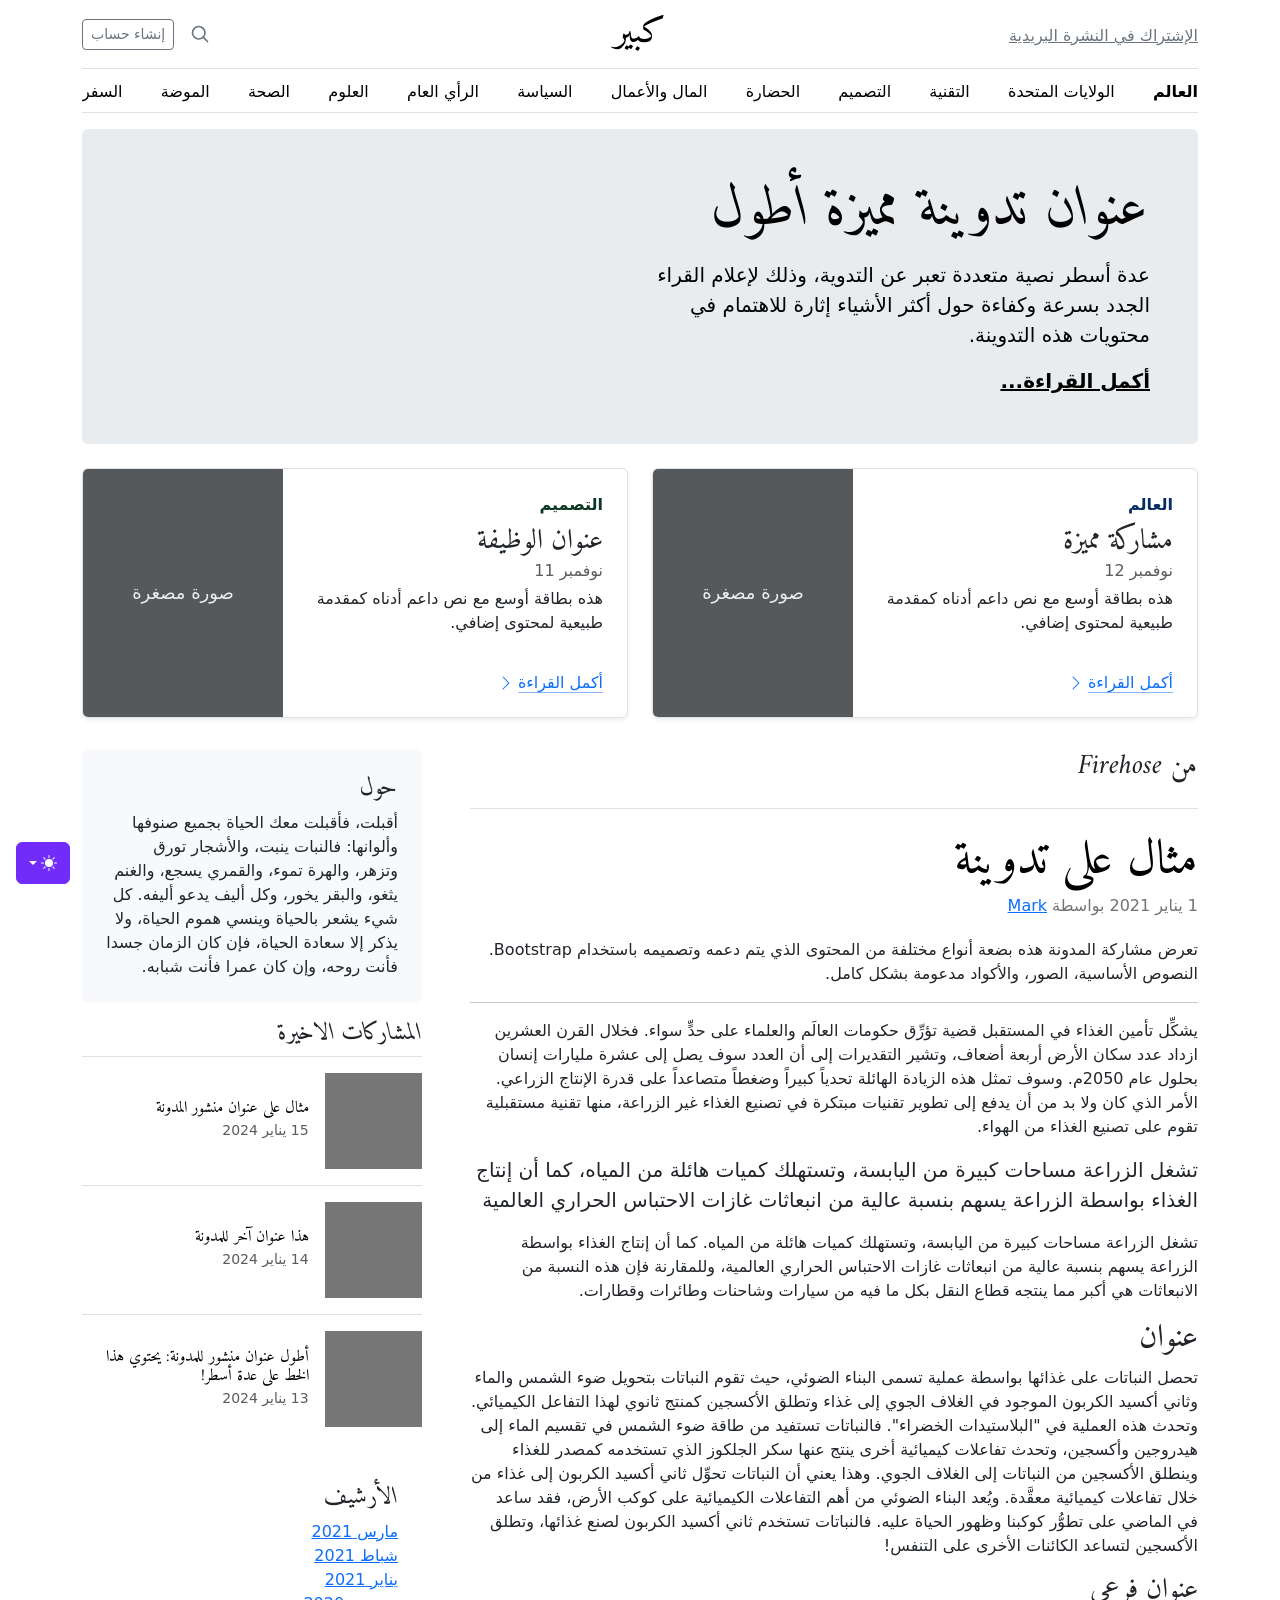
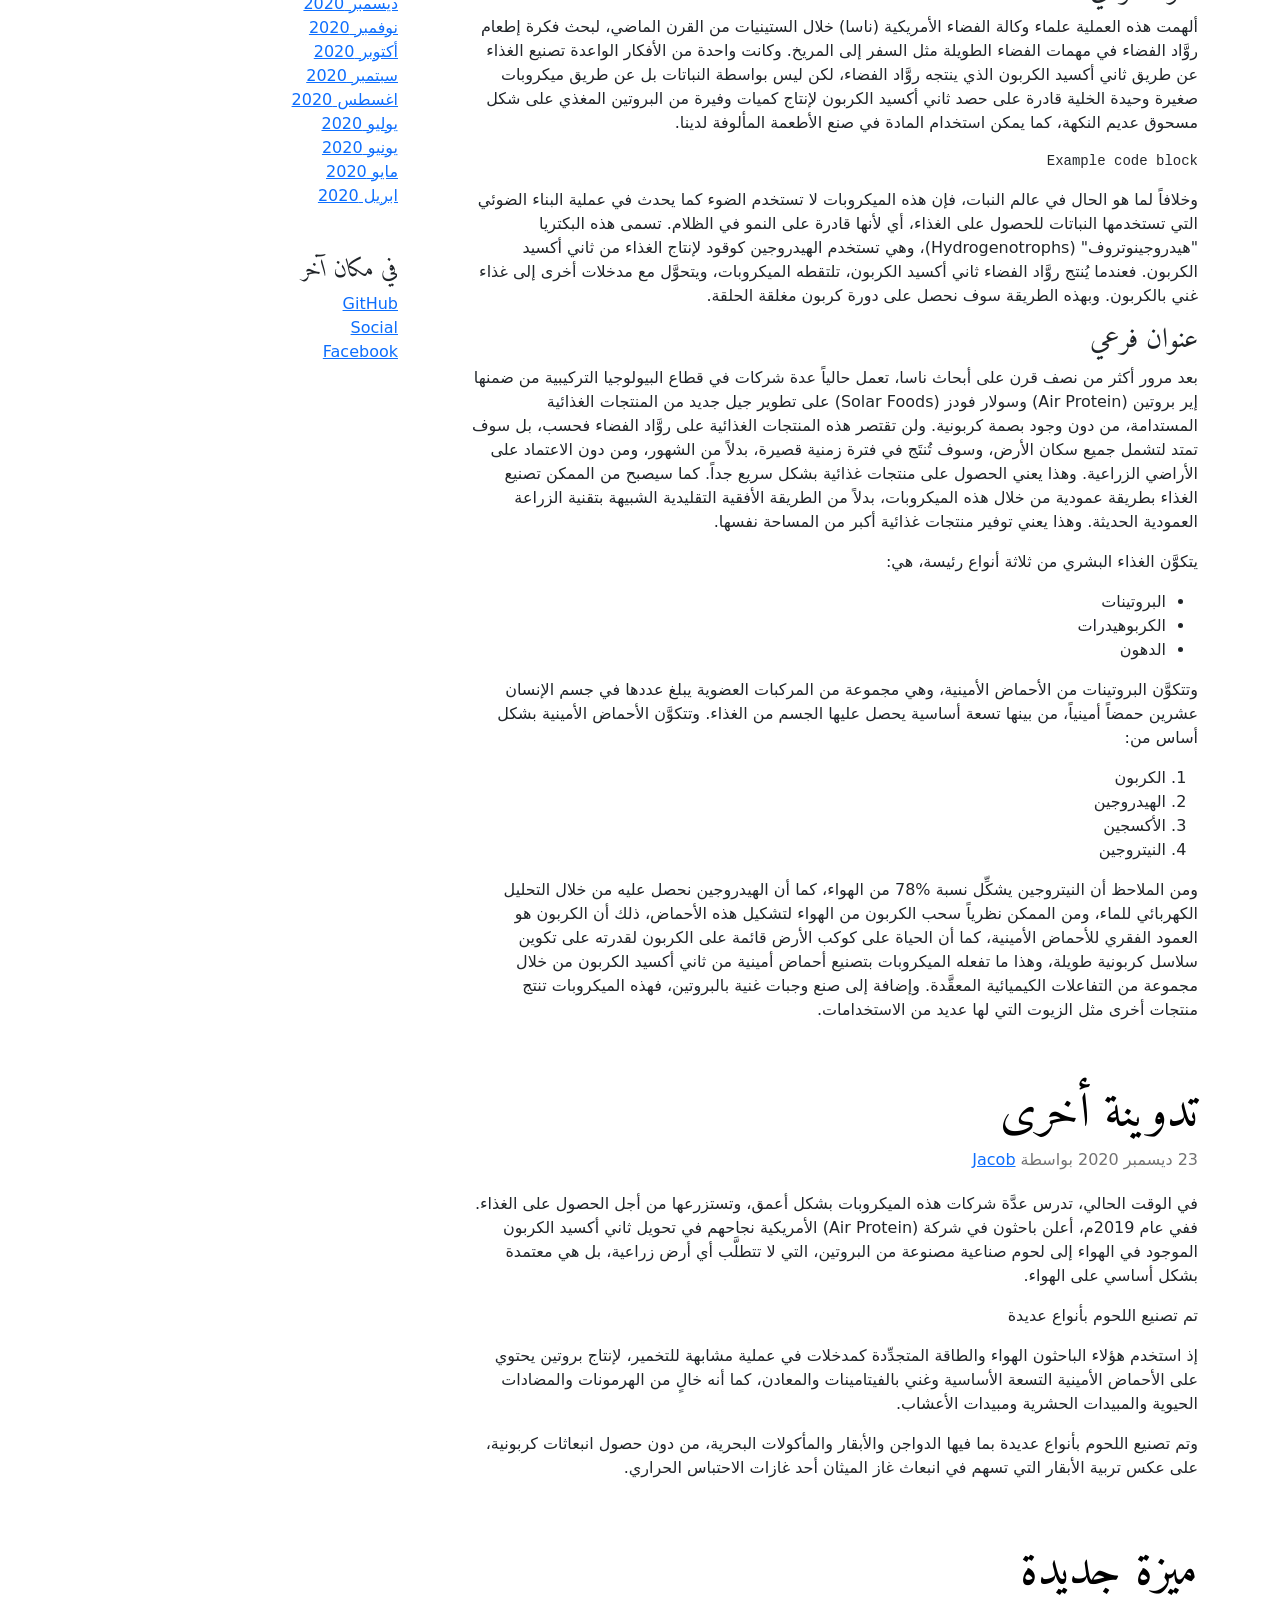
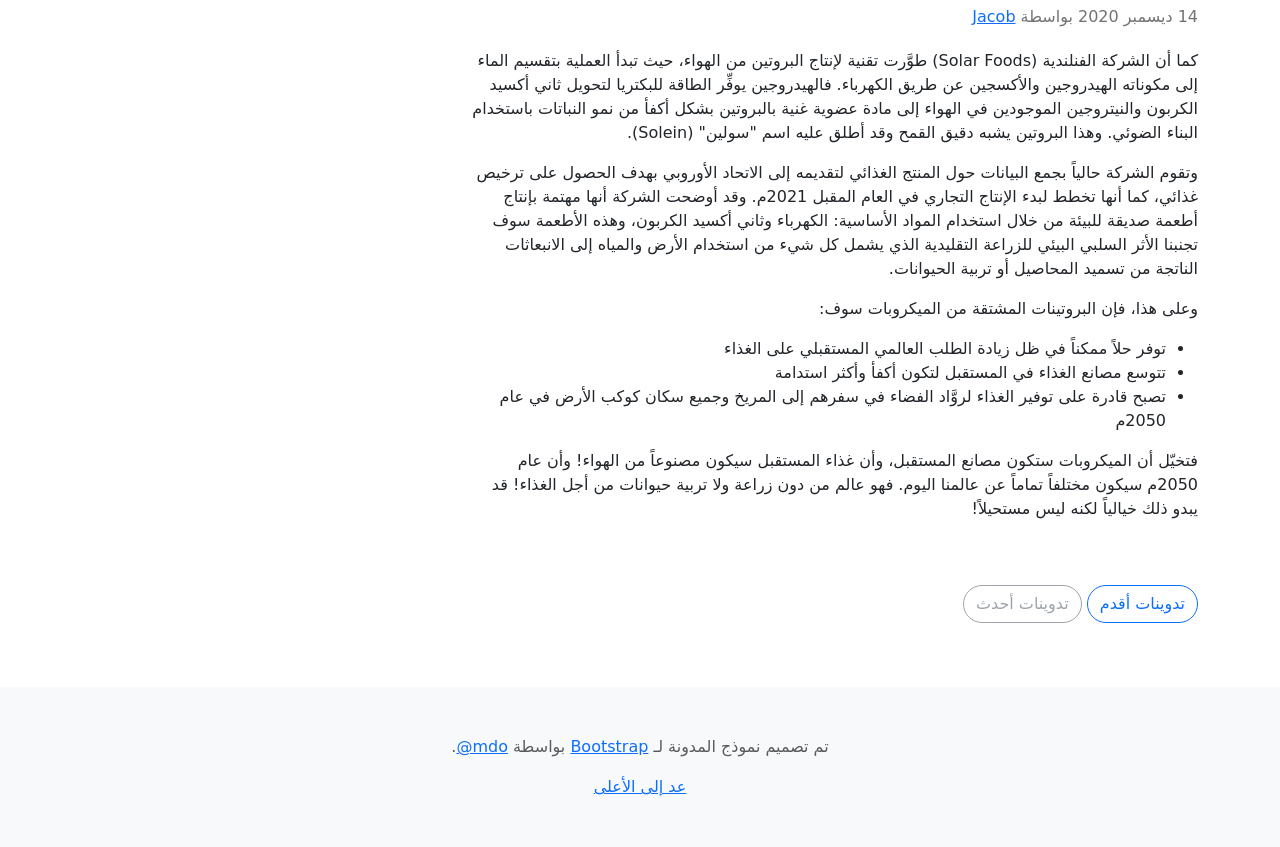
<file: bootstrap-5.3.8-examples/blog-rtl/index.html>
<!doctype html>
<html lang="ar" dir="rtl" data-bs-theme="auto">
  <head>
    <meta charset="utf-8" />
    <meta name="viewport" content="width=device-width, initial-scale=1" />
    <meta name="description" content="" />
    <meta
      name="author"
      content="Mark Otto, Jacob Thornton, and Bootstrap contributors"
    />
    <meta name="generator" content="Astro v5.13.2" />
    <title>قالب المدونة · Bootstrap v5.3</title>
    <link
      rel="canonical"
      href="https://getbootstrap.com/docs/5.3/examples/blog-rtl/"
    />
    <script src="../assets/js/color-modes.js"></script>
    <link href="../assets/dist/css/bootstrap.rtl.min.css" rel="stylesheet" />
    <meta name="theme-color" content="#712cf9" />
    <link
      href="https://fonts.googleapis.com/css?family=Amiri:wght@400;700&display=swap"
      rel="stylesheet"
    />
    <link href="../blog/blog.rtl.css" rel="stylesheet" />
    <style>
      .bd-placeholder-img {
        font-size: 1.125rem;
        text-anchor: middle;
        -webkit-user-select: none;
        -moz-user-select: none;
        user-select: none;
      }
      @media (min-width: 768px) {
        .bd-placeholder-img-lg {
          font-size: 3.5rem;
        }
      }
      .b-example-divider {
        width: 100%;
        height: 3rem;
        background-color: #0000001a;
        border: solid rgba(0, 0, 0, 0.15);
        border-width: 1px 0;
        box-shadow:
          inset 0 0.5em 1.5em #0000001a,
          inset 0 0.125em 0.5em #00000026;
      }
      .b-example-vr {
        flex-shrink: 0;
        width: 1.5rem;
        height: 100vh;
      }
      .bi {
        vertical-align: -0.125em;
        fill: currentColor;
      }
      .nav-scroller {
        position: relative;
        z-index: 2;
        height: 2.75rem;
        overflow-y: hidden;
      }
      .nav-scroller .nav {
        display: flex;
        flex-wrap: nowrap;
        padding-bottom: 1rem;
        margin-top: -1px;
        overflow-x: auto;
        text-align: center;
        white-space: nowrap;
        -webkit-overflow-scrolling: touch;
      }
      .btn-bd-primary {
        --bd-violet-bg: #712cf9;
        --bd-violet-rgb: 112.520718, 44.062154, 249.437846;
        --bs-btn-font-weight: 600;
        --bs-btn-color: var(--bs-white);
        --bs-btn-bg: var(--bd-violet-bg);
        --bs-btn-border-color: var(--bd-violet-bg);
        --bs-btn-hover-color: var(--bs-white);
        --bs-btn-hover-bg: #6528e0;
        --bs-btn-hover-border-color: #6528e0;
        --bs-btn-focus-shadow-rgb: var(--bd-violet-rgb);
        --bs-btn-active-color: var(--bs-btn-hover-color);
        --bs-btn-active-bg: #5a23c8;
        --bs-btn-active-border-color: #5a23c8;
      }
      .bd-mode-toggle {
        z-index: 1500;
      }
      .bd-mode-toggle .bi {
        width: 1em;
        height: 1em;
      }
      .bd-mode-toggle .dropdown-menu .active .bi {
        display: block !important;
      }
    </style>
  </head>
  <body>
    <svg xmlns="http://www.w3.org/2000/svg" class="d-none">
      <symbol id="check2" viewBox="0 0 16 16">
        <path
          d="M13.854 3.646a.5.5 0 0 1 0 .708l-7 7a.5.5 0 0 1-.708 0l-3.5-3.5a.5.5 0 1 1 .708-.708L6.5 10.293l6.646-6.647a.5.5 0 0 1 .708 0z"
        ></path>
      </symbol>
      <symbol id="circle-half" viewBox="0 0 16 16">
        <path
          d="M8 15A7 7 0 1 0 8 1v14zm0 1A8 8 0 1 1 8 0a8 8 0 0 1 0 16z"
        ></path>
      </symbol>
      <symbol id="moon-stars-fill" viewBox="0 0 16 16">
        <path
          d="M6 .278a.768.768 0 0 1 .08.858 7.208 7.208 0 0 0-.878 3.46c0 4.021 3.278 7.277 7.318 7.277.527 0 1.04-.055 1.533-.16a.787.787 0 0 1 .81.316.733.733 0 0 1-.031.893A8.349 8.349 0 0 1 8.344 16C3.734 16 0 12.286 0 7.71 0 4.266 2.114 1.312 5.124.06A.752.752 0 0 1 6 .278z"
        ></path>
        <path
          d="M10.794 3.148a.217.217 0 0 1 .412 0l.387 1.162c.173.518.579.924 1.097 1.097l1.162.387a.217.217 0 0 1 0 .412l-1.162.387a1.734 1.734 0 0 0-1.097 1.097l-.387 1.162a.217.217 0 0 1-.412 0l-.387-1.162A1.734 1.734 0 0 0 9.31 6.593l-1.162-.387a.217.217 0 0 1 0-.412l1.162-.387a1.734 1.734 0 0 0 1.097-1.097l.387-1.162zM13.863.099a.145.145 0 0 1 .274 0l.258.774c.115.346.386.617.732.732l.774.258a.145.145 0 0 1 0 .274l-.774.258a1.156 1.156 0 0 0-.732.732l-.258.774a.145.145 0 0 1-.274 0l-.258-.774a1.156 1.156 0 0 0-.732-.732l-.774-.258a.145.145 0 0 1 0-.274l.774-.258c.346-.115.617-.386.732-.732L13.863.1z"
        ></path>
      </symbol>
      <symbol id="sun-fill" viewBox="0 0 16 16">
        <path
          d="M8 12a4 4 0 1 0 0-8 4 4 0 0 0 0 8zM8 0a.5.5 0 0 1 .5.5v2a.5.5 0 0 1-1 0v-2A.5.5 0 0 1 8 0zm0 13a.5.5 0 0 1 .5.5v2a.5.5 0 0 1-1 0v-2A.5.5 0 0 1 8 13zm8-5a.5.5 0 0 1-.5.5h-2a.5.5 0 0 1 0-1h2a.5.5 0 0 1 .5.5zM3 8a.5.5 0 0 1-.5.5h-2a.5.5 0 0 1 0-1h2A.5.5 0 0 1 3 8zm10.657-5.657a.5.5 0 0 1 0 .707l-1.414 1.415a.5.5 0 1 1-.707-.708l1.414-1.414a.5.5 0 0 1 .707 0zm-9.193 9.193a.5.5 0 0 1 0 .707L3.05 13.657a.5.5 0 0 1-.707-.707l1.414-1.414a.5.5 0 0 1 .707 0zm9.193 2.121a.5.5 0 0 1-.707 0l-1.414-1.414a.5.5 0 0 1 .707-.707l1.414 1.414a.5.5 0 0 1 0 .707zM4.464 4.465a.5.5 0 0 1-.707 0L2.343 3.05a.5.5 0 1 1 .707-.707l1.414 1.414a.5.5 0 0 1 0 .708z"
        ></path>
      </symbol>
    </svg>
    <div
      class="dropdown position-fixed bottom-0 end-0 mb-3 me-3 bd-mode-toggle"
    >
      <button
        class="btn btn-bd-primary py-2 dropdown-toggle d-flex align-items-center"
        id="bd-theme"
        type="button"
        aria-expanded="false"
        data-bs-toggle="dropdown"
        aria-label="Toggle theme (auto)"
      >
        <svg class="bi my-1 theme-icon-active" aria-hidden="true">
          <use href="#circle-half"></use>
        </svg>
        <span class="visually-hidden" id="bd-theme-text">Toggle theme</span>
      </button>
      <ul
        class="dropdown-menu dropdown-menu-end shadow"
        aria-labelledby="bd-theme-text"
      >
        <li>
          <button
            type="button"
            class="dropdown-item d-flex align-items-center"
            data-bs-theme-value="light"
            aria-pressed="false"
          >
            <svg class="bi me-2 opacity-50" aria-hidden="true">
              <use href="#sun-fill"></use>
            </svg>
            Light
            <svg class="bi ms-auto d-none" aria-hidden="true">
              <use href="#check2"></use>
            </svg>
          </button>
        </li>
        <li>
          <button
            type="button"
            class="dropdown-item d-flex align-items-center"
            data-bs-theme-value="dark"
            aria-pressed="false"
          >
            <svg class="bi me-2 opacity-50" aria-hidden="true">
              <use href="#moon-stars-fill"></use>
            </svg>
            Dark
            <svg class="bi ms-auto d-none" aria-hidden="true">
              <use href="#check2"></use>
            </svg>
          </button>
        </li>
        <li>
          <button
            type="button"
            class="dropdown-item d-flex align-items-center active"
            data-bs-theme-value="auto"
            aria-pressed="true"
          >
            <svg class="bi me-2 opacity-50" aria-hidden="true">
              <use href="#circle-half"></use>
            </svg>
            Auto
            <svg class="bi ms-auto d-none" aria-hidden="true">
              <use href="#check2"></use>
            </svg>
          </button>
        </li>
      </ul>
    </div>
    <svg xmlns="http://www.w3.org/2000/svg" class="d-none">
      <symbol
        id="aperture"
        fill="none"
        stroke="currentColor"
        stroke-linecap="round"
        stroke-linejoin="round"
        stroke-width="2"
        viewBox="0 0 24 24"
      >
        <circle cx="12" cy="12" r="10"></circle>
        <path
          d="M14.31 8l5.74 9.94M9.69 8h11.48M7.38 12l5.74-9.94M9.69 16L3.95 6.06M14.31 16H2.83m13.79-4l-5.74 9.94"
        ></path>
      </symbol>
      <symbol id="cart" viewBox="0 0 16 16">
        <path
          d="M0 1.5A.5.5 0 0 1 .5 1H2a.5.5 0 0 1 .485.379L2.89 3H14.5a.5.5 0 0 1 .49.598l-1 5a.5.5 0 0 1-.465.401l-9.397.472L4.415 11H13a.5.5 0 0 1 0 1H4a.5.5 0 0 1-.491-.408L2.01 3.607 1.61 2H.5a.5.5 0 0 1-.5-.5zM3.102 4l.84 4.479 9.144-.459L13.89 4H3.102zM5 12a2 2 0 1 0 0 4 2 2 0 0 0 0-4zm7 0a2 2 0 1 0 0 4 2 2 0 0 0 0-4zm-7 1a1 1 0 1 1 0 2 1 1 0 0 1 0-2zm7 0a1 1 0 1 1 0 2 1 1 0 0 1 0-2z"
        ></path>
      </symbol>
      <symbol id="chevron-right" viewBox="0 0 16 16">
        <path
          fill-rule="evenodd"
          d="M4.646 1.646a.5.5 0 0 1 .708 0l6 6a.5.5 0 0 1 0 .708l-6 6a.5.5 0 0 1-.708-.708L10.293 8 4.646 2.354a.5.5 0 0 1 0-.708z"
        ></path>
      </symbol>
    </svg>
    <div class="container">
      <header class="border-bottom lh-1 py-3">
        <div class="row flex-nowrap justify-content-between align-items-center">
          <div class="col-4 pt-1">
            <a class="link-secondary" href="#">الإشتراك في النشرة البريدية</a>
          </div>
          <div class="col-4 text-center">
            <a
              class="blog-header-logo text-body-emphasis text-decoration-none"
              href="#"
              >كبير</a
            >
          </div>
          <div class="col-4 d-flex justify-content-end align-items-center">
            <a class="link-secondary" href="#" aria-label="بحث">
              <svg
                xmlns="http://www.w3.org/2000/svg"
                width="20"
                height="20"
                fill="none"
                stroke="currentColor"
                stroke-linecap="round"
                stroke-linejoin="round"
                stroke-width="2"
                class="mx-3"
                role="img"
                viewBox="0 0 24 24"
              >
                <title>بحث</title>
                <circle cx="10.5" cy="10.5" r="7.5"></circle>
                <path d="M21 21l-5.2-5.2"></path>
              </svg>
            </a>
            <a class="btn btn-sm btn-outline-secondary" href="#">إنشاء حساب</a>
          </div>
        </div>
      </header>
      <div class="nav-scroller py-1 mb-3 border-bottom">
        <nav class="nav nav-underline justify-content-between">
          <a class="nav-item nav-link link-body-emphasis active" href="#"
            >العالم</a
          >
          <a class="nav-item nav-link link-body-emphasis" href="#"
            >الولايات المتحدة</a
          >
          <a class="nav-item nav-link link-body-emphasis" href="#">التقنية</a>
          <a class="nav-item nav-link link-body-emphasis" href="#">التصميم</a>
          <a class="nav-item nav-link link-body-emphasis" href="#">الحضارة</a>
          <a class="nav-item nav-link link-body-emphasis" href="#"
            >المال والأعمال</a
          >
          <a class="nav-item nav-link link-body-emphasis" href="#">السياسة</a>
          <a class="nav-item nav-link link-body-emphasis" href="#"
            >الرأي العام</a
          >
          <a class="nav-item nav-link link-body-emphasis" href="#">العلوم</a>
          <a class="nav-item nav-link link-body-emphasis" href="#">الصحة</a>
          <a class="nav-item nav-link link-body-emphasis" href="#">الموضة</a>
          <a class="nav-item nav-link link-body-emphasis" href="#">السفر</a>
        </nav>
      </div>
    </div>
    <main class="container">
      <div class="p-4 p-md-5 mb-4 rounded text-body-emphasis bg-body-secondary">
        <div class="col-lg-6 px-0">
          <h1 class="display-4 fst-italic">عنوان تدوينة مميزة أطول</h1>
          <p class="lead my-3">
            عدة أسطر نصية متعددة تعبر عن التدوية، وذلك لإعلام القراء الجدد بسرعة
            وكفاءة حول أكثر الأشياء إثارة للاهتمام في محتويات هذه التدوينة.
          </p>
          <p class="lead mb-0">
            <a href="#" class="text-body-emphasis fw-bold">أكمل القراءة...</a>
          </p>
        </div>
      </div>
      <div class="row mb-2">
        <div class="col-md-6">
          <div
            class="row g-0 border rounded overflow-hidden flex-md-row mb-4 shadow-sm h-md-250 position-relative"
          >
            <div class="col p-4 d-flex flex-column position-static">
              <strong class="d-inline-block mb-2 text-primary-emphasis"
                >العالم</strong
              >
              <h3 class="mb-0">مشاركة مميزة</h3>
              <div class="mb-1 text-body-secondary">نوفمبر 12</div>
              <p class="card-text mb-auto">
                هذه بطاقة أوسع مع نص داعم أدناه كمقدمة طبيعية لمحتوى إضافي.
              </p>
              <a
                href="#"
                class="icon-link gap-1 icon-link-hover stretched-link"
              >
                أكمل القراءة
                <svg class="bi" aria-hidden="true">
                  <use xlink:href="#chevron-right"></use>
                </svg>
              </a>
            </div>
            <div class="col-auto d-none d-lg-block">
              <svg
                aria-label="Placeholder: صورة مصغرة"
                class="bd-placeholder-img"
                height="250"
                preserveAspectRatio="xMidYMid slice"
                role="img"
                width="200"
                xmlns="http://www.w3.org/2000/svg"
              >
                <title>Placeholder</title>
                <rect width="100%" height="100%" fill="#55595c"></rect>
                <text x="50%" y="50%" fill="#eceeef" dy=".3em">صورة مصغرة</text>
              </svg>
            </div>
          </div>
        </div>
        <div class="col-md-6">
          <div
            class="row g-0 border rounded overflow-hidden flex-md-row mb-4 shadow-sm h-md-250 position-relative"
          >
            <div class="col p-4 d-flex flex-column position-static">
              <strong class="d-inline-block mb-2 text-success-emphasis"
                >التصميم</strong
              >
              <h3 class="mb-0">عنوان الوظيفة</h3>
              <div class="mb-1 text-body-secondary">نوفمبر 11</div>
              <p class="mb-auto">
                هذه بطاقة أوسع مع نص داعم أدناه كمقدمة طبيعية لمحتوى إضافي.
              </p>
              <a
                href="#"
                class="icon-link gap-1 icon-link-hover stretched-link"
              >
                أكمل القراءة
                <svg class="bi" aria-hidden="true">
                  <use xlink:href="#chevron-right"></use>
                </svg>
              </a>
            </div>
            <div class="col-auto d-none d-lg-block">
              <svg
                aria-label="Placeholder: صورة مصغرة"
                class="bd-placeholder-img"
                height="250"
                preserveAspectRatio="xMidYMid slice"
                role="img"
                width="200"
                xmlns="http://www.w3.org/2000/svg"
              >
                <title>Placeholder</title>
                <rect width="100%" height="100%" fill="#55595c"></rect>
                <text x="50%" y="50%" fill="#eceeef" dy=".3em">صورة مصغرة</text>
              </svg>
            </div>
          </div>
        </div>
      </div>
      <div class="row g-5">
        <div class="col-md-8">
          <h3 class="pb-4 mb-4 fst-italic border-bottom">من Firehose</h3>
          <article class="blog-post">
            <h2 class="display-5 link-body-emphasis mb-1">مثال على تدوينة</h2>
            <p class="blog-post-meta">
              1 يناير 2021 بواسطة <a href="#"> Mark </a>
            </p>
            <p>
              تعرض مشاركة المدونة هذه بضعة أنواع مختلفة من المحتوى الذي يتم دعمه
              وتصميمه باستخدام Bootstrap. النصوص الأساسية، الصور، والأكواد
              مدعومة بشكل كامل.
            </p>
            <hr />
            <p>
              يشكِّل تأمين الغذاء في المستقبل قضية تؤرِّق حكومات العالَم
              والعلماء على حدٍّ سواء. فخلال القرن العشرين ازداد عدد سكان الأرض
              أربعة أضعاف، وتشير التقديرات إلى أن العدد سوف يصل إلى عشرة مليارات
              إنسان بحلول عام 2050م. وسوف تمثل هذه الزيادة الهائلة تحدياً كبيراً
              وضغطاً متصاعداً على قدرة الإنتاج الزراعي. الأمر الذي كان ولا بد من
              أن يدفع إلى تطوير تقنيات مبتكرة في تصنيع الغذاء غير الزراعة، منها
              تقنية مستقبلية تقوم على تصنيع الغذاء من الهواء.
            </p>
            <blockquote class="blockquote">
              <p>
                تشغل الزراعة مساحات كبيرة من اليابسة، وتستهلك كميات هائلة من
                المياه، كما أن إنتاج الغذاء بواسطة الزراعة يسهم بنسبة عالية من
                انبعاثات غازات الاحتباس الحراري العالمية
              </p>
            </blockquote>
            <p>
              تشغل الزراعة مساحات كبيرة من اليابسة، وتستهلك كميات هائلة من
              المياه. كما أن إنتاج الغذاء بواسطة الزراعة يسهم بنسبة عالية من
              انبعاثات غازات الاحتباس الحراري العالمية، وللمقارنة فإن هذه النسبة
              من الانبعاثات هي أكبر مما ينتجه قطاع النقل بكل ما فيه من سيارات
              وشاحنات وطائرات وقطارات.
            </p>
            <h2>عنوان</h2>
            <p>
              تحصل النباتات على غذائها بواسطة عملية تسمى البناء الضوئي، حيث تقوم
              النباتات بتحويل ضوء الشمس والماء وثاني أكسيد الكربون الموجود في
              الغلاف الجوي إلى غذاء وتطلق الأكسجين كمنتج ثانوي لهذا التفاعل
              الكيميائي. وتحدث هذه العملية في "البلاستيدات الخضراء". فالنباتات
              تستفيد من طاقة ضوء الشمس في تقسيم الماء إلى هيدروجين وأكسجين،
              وتحدث تفاعلات كيميائية أخرى ينتج عنها سكر الجلكوز الذي تستخدمه
              كمصدر للغذاء وينطلق الأكسجين من النباتات إلى الغلاف الجوي. وهذا
              يعني أن النباتات تحوِّل ثاني أكسيد الكربون إلى غذاء من خلال
              تفاعلات كيميائية معقَّدة. ويُعد البناء الضوئي من أهم التفاعلات
              الكيميائية على كوكب الأرض، فقد ساعد في الماضي على تطوُّر كوكبنا
              وظهور الحياة عليه. فالنباتات تستخدم ثاني أكسيد الكربون لصنع
              غذائها، وتطلق الأكسجين لتساعد الكائنات الأخرى على التنفس!
            </p>
            <h3>عنوان فرعي</h3>
            <p>
              ألهمت هذه العملية علماء وكالة الفضاء الأمريكية (ناسا) خلال
              الستينيات من القرن الماضي، لبحث فكرة إطعام روَّاد الفضاء في مهمات
              الفضاء الطويلة مثل السفر إلى المريخ. وكانت واحدة من الأفكار
              الواعدة تصنيع الغذاء عن طريق ثاني أكسيد الكربون الذي ينتجه روَّاد
              الفضاء، لكن ليس بواسطة النباتات بل عن طريق ميكروبات صغيرة وحيدة
              الخلية قادرة على حصد ثاني أكسيد الكربون لإنتاج كميات وفيرة من
              البروتين المغذي على شكل مسحوق عديم النكهة، كما يمكن استخدام المادة
              في صنع الأطعمة المألوفة لدينا.
            </p>
            <pre><code>Example code block</code></pre>
            <p>
              وخلافاً لما هو الحال في عالم النبات، فإن هذه الميكروبات لا تستخدم
              الضوء كما يحدث في عملية البناء الضوئي التي تستخدمها النباتات
              للحصول على الغذاء، أي لأنها قادرة على النمو في الظلام. تسمى هذه
              البكتريا "هيدروجينوتروف" (Hydrogenotrophs)، وهي تستخدم الهيدروجين
              كوقود لإنتاج الغذاء من ثاني أكسيد الكربون. فعندما يُنتج روَّاد
              الفضاء ثاني أكسيد الكربون، تلتقطه الميكروبات، ويتحوَّل مع مدخلات
              أخرى إلى غذاء غني بالكربون. وبهذه الطريقة سوف نحصل على دورة كربون
              مغلقة الحلقة.
            </p>
            <h3>عنوان فرعي</h3>
            <p>
              بعد مرور أكثر من نصف قرن على أبحاث ناسا، تعمل حالياً عدة شركات في
              قطاع البيولوجيا التركيبية من ضمنها إير بروتين (Air Protein) وسولار
              فودز (Solar Foods) على تطوير جيل جديد من المنتجات الغذائية
              المستدامة، من دون وجود بصمة كربونية. ولن تقتصر هذه المنتجات
              الغذائية على روَّاد الفضاء فحسب، بل سوف تمتد لتشمل جميع سكان
              الأرض، وسوف تُنتَج في فترة زمنية قصيرة، بدلاً من الشهور، ومن دون
              الاعتماد على الأراضي الزراعية. وهذا يعني الحصول على منتجات غذائية
              بشكل سريع جداً. كما سيصبح من الممكن تصنيع الغذاء بطريقة عمودية من
              خلال هذه الميكروبات، بدلاً من الطريقة الأفقية التقليدية الشبيهة
              بتقنية الزراعة العمودية الحديثة. وهذا يعني توفير منتجات غذائية
              أكبر من المساحة نفسها.
            </p>
            <p>يتكوَّن الغذاء البشري من ثلاثة أنواع رئيسة، هي:</p>
            <ul>
              <li>البروتينات</li>
              <li>الكربوهيدرات</li>
              <li>الدهون</li>
            </ul>
            <p>
              وتتكوَّن البروتينات من الأحماض الأمينية، وهي مجموعة من المركبات
              العضوية يبلغ عددها في جسم الإنسان عشرين حمضاً أمينياً، من بينها
              تسعة أساسية يحصل عليها الجسم من الغذاء. وتتكوَّن الأحماض الأمينية
              بشكل أساس من:
            </p>
            <ol>
              <li>الكربون</li>
              <li>الهيدروجين</li>
              <li>الأكسجين</li>
              <li>النيتروجين</li>
            </ol>
            <p>
              ومن الملاحظ أن النيتروجين يشكِّل نسبة %78 من الهواء، كما أن
              الهيدروجين نحصل عليه من خلال التحليل الكهربائي للماء، ومن الممكن
              نظرياً سحب الكربون من الهواء لتشكيل هذه الأحماض، ذلك أن الكربون هو
              العمود الفقري للأحماض الأمينية، كما أن الحياة على كوكب الأرض قائمة
              على الكربون لقدرته على تكوين سلاسل كربونية طويلة، وهذا ما تفعله
              الميكروبات بتصنيع أحماض أمينية من ثاني أكسيد الكربون من خلال
              مجموعة من التفاعلات الكيميائية المعقَّدة. وإضافة إلى صنع وجبات
              غنية بالبروتين، فهذه الميكروبات تنتج منتجات أخرى مثل الزيوت التي
              لها عديد من الاستخدامات.
            </p>
          </article>
          <article class="blog-post">
            <h2 class="display-5 link-body-emphasis mb-1">تدوينة أخرى</h2>
            <p class="blog-post-meta">
              23 ديسمبر 2020 بواسطة <a href="#">Jacob</a>
            </p>
            <p>
              في الوقت الحالي، تدرس عدَّة شركات هذه الميكروبات بشكل أعمق،
              وتستزرعها من أجل الحصول على الغذاء. ففي عام 2019م، أعلن باحثون في
              شركة (Air Protein) الأمريكية نجاحهم في تحويل ثاني أكسيد الكربون
              الموجود في الهواء إلى لحوم صناعية مصنوعة من البروتين، التي لا
              تتطلَّب أي أرض زراعية، بل هي معتمدة بشكل أساسي على الهواء.
            </p>
            <blockquote><p>تم تصنيع اللحوم بأنواع عديدة</p></blockquote>
            <p>
              إذ استخدم هؤلاء الباحثون الهواء والطاقة المتجدِّدة كمدخلات في
              عملية مشابهة للتخمير، لإنتاج بروتين يحتوي على الأحماض الأمينية
              التسعة الأساسية وغني بالفيتامينات والمعادن، كما أنه خالٍ من
              الهرمونات والمضادات الحيوية والمبيدات الحشرية ومبيدات الأعشاب.
            </p>
            <p>
              وتم تصنيع اللحوم بأنواع عديدة بما فيها الدواجن والأبقار والمأكولات
              البحرية، من دون حصول انبعاثات كربونية، على عكس تربية الأبقار التي
              تسهم في انبعاث غاز الميثان أحد غازات الاحتباس الحراري.
            </p>
          </article>
          <article class="blog-post">
            <h2 class="display-5 link-body-emphasis mb-1">ميزة جديدة</h2>
            <p class="blog-post-meta">
              14 ديسمبر 2020 بواسطة <a href="#">Jacob</a>
            </p>
            <p>
              كما أن الشركة الفنلندية (Solar Foods) طوَّرت تقنية لإنتاج البروتين
              من الهواء، حيث تبدأ العملية بتقسيم الماء إلى مكوناته الهيدروجين
              والأكسجين عن طريق الكهرباء. فالهيدروجين يوفِّر الطاقة للبكتريا
              لتحويل ثاني أكسيد الكربون والنيتروجين الموجودين في الهواء إلى مادة
              عضوية غنية بالبروتين بشكل أكفأ من نمو النباتات باستخدام البناء
              الضوئي. وهذا البروتين يشبه دقيق القمح وقد أطلق عليه اسم "سولين"
              (Solein).
            </p>
            <p>
              وتقوم الشركة حالياً بجمع البيانات حول المنتج الغذائي لتقديمه إلى
              الاتحاد الأوروبي بهدف الحصول على ترخيص غذائي، كما أنها تخطط لبدء
              الإنتاج التجاري في العام المقبل 2021م. وقد أوضحت الشركة أنها مهتمة
              بإنتاج أطعمة صديقة للبيئة من خلال استخدام المواد الأساسية:
              الكهرباء وثاني أكسيد الكربون، وهذه الأطعمة سوف تجنبنا الأثر السلبي
              البيئي للزراعة التقليدية الذي يشمل كل شيء من استخدام الأرض والمياه
              إلى الانبعاثات الناتجة من تسميد المحاصيل أو تربية الحيوانات.
            </p>
            <p>وعلى هذا، فإن البروتينات المشتقة من الميكروبات سوف:</p>
            <ul>
              <li>
                توفر حلاً ممكناً في ظل زيادة الطلب العالمي المستقبلي على الغذاء
              </li>
              <li>تتوسع مصانع الغذاء في المستقبل لتكون أكفأ وأكثر استدامة</li>
              <li>
                تصبح قادرة على توفير الغذاء لروَّاد الفضاء في سفرهم إلى المريخ
                وجميع سكان كوكب الأرض في عام 2050م
              </li>
            </ul>
            <p>
              فتخيّل أن الميكروبات ستكون مصانع المستقبل، وأن غذاء المستقبل سيكون
              مصنوعاً من الهواء! وأن عام 2050م سيكون مختلفاً تماماً عن عالمنا
              اليوم. فهو عالم من دون زراعة ولا تربية حيوانات من أجل الغذاء! قد
              يبدو ذلك خيالياً لكنه ليس مستحيلاً!
            </p>
          </article>
          <nav class="blog-pagination" aria-label="Pagination">
            <a class="btn btn-outline-primary rounded-pill" href="#"
              >تدوينات أقدم</a
            >
            <a
              class="btn btn-outline-secondary rounded-pill disabled"
              aria-disabled="true"
              >تدوينات أحدث</a
            >
          </nav>
        </div>
        <div class="col-md-4">
          <div class="position-sticky" style="top: 2rem">
            <div class="p-4 mb-3 bg-body-tertiary rounded">
              <h4 class="fst-italic">حول</h4>
              <p class="mb-0">
                أقبلت، فأقبلت معك الحياة بجميع صنوفها وألوانها: فالنبات ينبت،
                والأشجار تورق وتزهر، والهرة تموء، والقمري يسجع، والغنم يثغو،
                والبقر يخور، وكل أليف يدعو أليفه. كل شيء يشعر بالحياة وينسي هموم
                الحياة، ولا يذكر إلا سعادة الحياة، فإن كان الزمان جسدا فأنت
                روحه، وإن كان عمرا فأنت شبابه.
              </p>
            </div>
            <div>
              <h4 class="fst-italic">المشاركات الاخيرة</h4>
              <ul class="list-unstyled">
                <li>
                  <a
                    class="d-flex flex-column flex-lg-row gap-3 align-items-start align-items-lg-center py-3 link-body-emphasis text-decoration-none border-top"
                    href="#"
                  >
                    <svg
                      aria-hidden="true"
                      class="bd-placeholder-img"
                      height="96"
                      preserveAspectRatio="xMidYMid slice"
                      width="100%"
                      xmlns="http://www.w3.org/2000/svg"
                    >
                      <rect width="100%" height="100%" fill="#777"></rect>
                    </svg>
                    <div class="col-lg-8">
                      <h6 class="mb-0">مثال على عنوان منشور المدونة</h6>
                      <small class="text-body-secondary">15 يناير 2024</small>
                    </div>
                  </a>
                </li>
                <li>
                  <a
                    class="d-flex flex-column flex-lg-row gap-3 align-items-start align-items-lg-center py-3 link-body-emphasis text-decoration-none border-top"
                    href="#"
                  >
                    <svg
                      aria-hidden="true"
                      class="bd-placeholder-img"
                      height="96"
                      preserveAspectRatio="xMidYMid slice"
                      width="100%"
                      xmlns="http://www.w3.org/2000/svg"
                    >
                      <rect width="100%" height="100%" fill="#777"></rect>
                    </svg>
                    <div class="col-lg-8">
                      <h6 class="mb-0">هذا عنوان آخر للمدونة</h6>
                      <small class="text-body-secondary">14 يناير 2024</small>
                    </div>
                  </a>
                </li>
                <li>
                  <a
                    class="d-flex flex-column flex-lg-row gap-3 align-items-start align-items-lg-center py-3 link-body-emphasis text-decoration-none border-top"
                    href="#"
                  >
                    <svg
                      aria-hidden="true"
                      class="bd-placeholder-img"
                      height="96"
                      preserveAspectRatio="xMidYMid slice"
                      width="100%"
                      xmlns="http://www.w3.org/2000/svg"
                    >
                      <rect width="100%" height="100%" fill="#777"></rect>
                    </svg>
                    <div class="col-lg-8">
                      <h6 class="mb-0">
                        أطول عنوان منشور للمدونة: يحتوي هذا الخط على عدة أسطر!
                      </h6>
                      <small class="text-body-secondary">13 يناير 2024</small>
                    </div>
                  </a>
                </li>
              </ul>
            </div>
            <div class="p-4">
              <h4 class="fst-italic">الأرشيف</h4>
              <ol class="list-unstyled mb-0">
                <li><a href="#">مارس 2021</a></li>
                <li><a href="#">شباط 2021</a></li>
                <li><a href="#">يناير 2021</a></li>
                <li><a href="#">ديسمبر 2020</a></li>
                <li><a href="#">نوفمبر 2020</a></li>
                <li><a href="#">أكتوبر 2020</a></li>
                <li><a href="#">سبتمبر 2020</a></li>
                <li><a href="#">اغسطس 2020</a></li>
                <li><a href="#">يوليو 2020</a></li>
                <li><a href="#">يونيو 2020</a></li>
                <li><a href="#">مايو 2020</a></li>
                <li><a href="#">ابريل 2020</a></li>
              </ol>
            </div>
            <div class="p-4">
              <h4 class="fst-italic">في مكان آخر</h4>
              <ol class="list-unstyled">
                <li><a href="#">GitHub</a></li>
                <li><a href="#">Social</a></li>
                <li><a href="#">Facebook</a></li>
              </ol>
            </div>
          </div>
        </div>
      </div>
    </main>
    <footer class="py-5 text-center text-body-secondary bg-body-tertiary">
      <p>
        تم تصميم نموذج المدونة لـ
        <a href="https://getbootstrap.com/">Bootstrap</a> بواسطة
        <a href="https://x.com/mdo"><bdi lang="en" dir="ltr">@mdo</bdi></a
        >.
      </p>
      <p class="mb-0"><a href="#">عد إلى الأعلى</a></p>
    </footer>
    <script
      src="../assets/dist/js/bootstrap.bundle.min.js"
      class="astro-vvvwv3sm"
    ></script>
  </body>
</html>
</file>
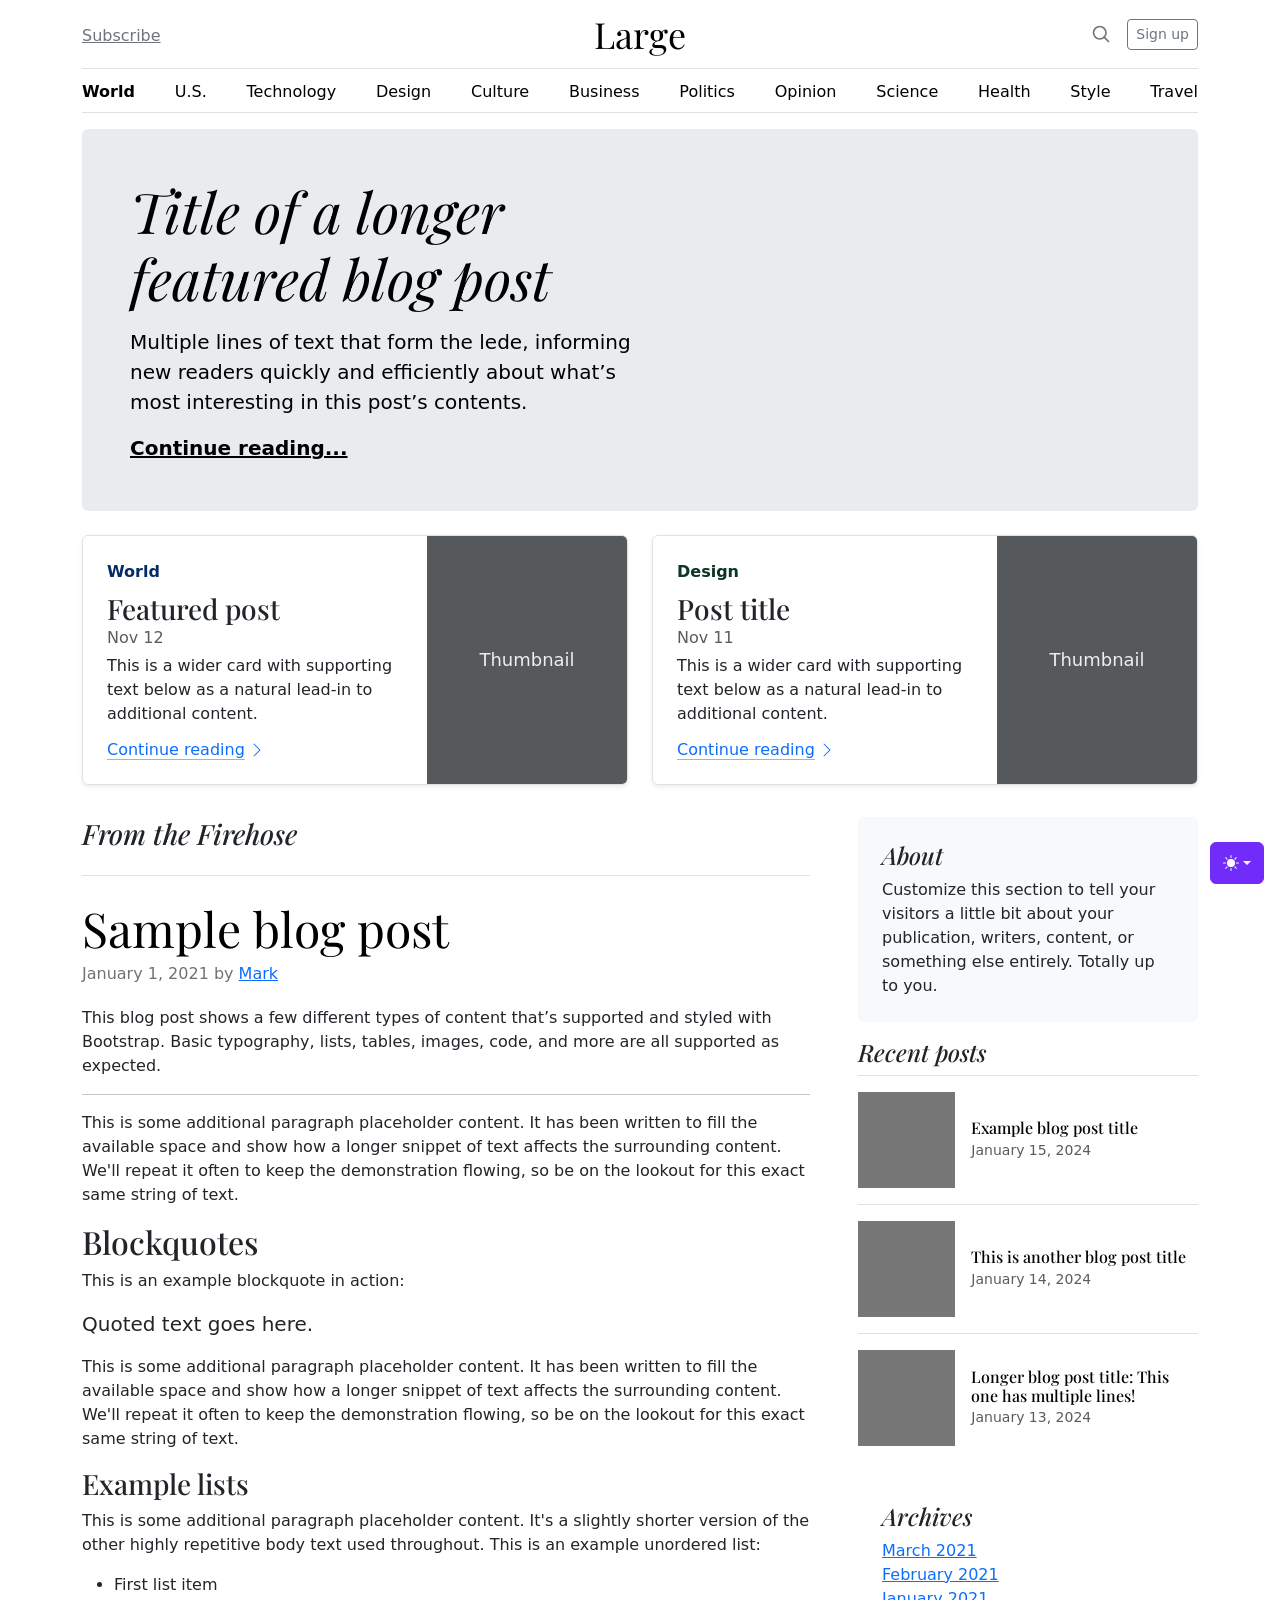
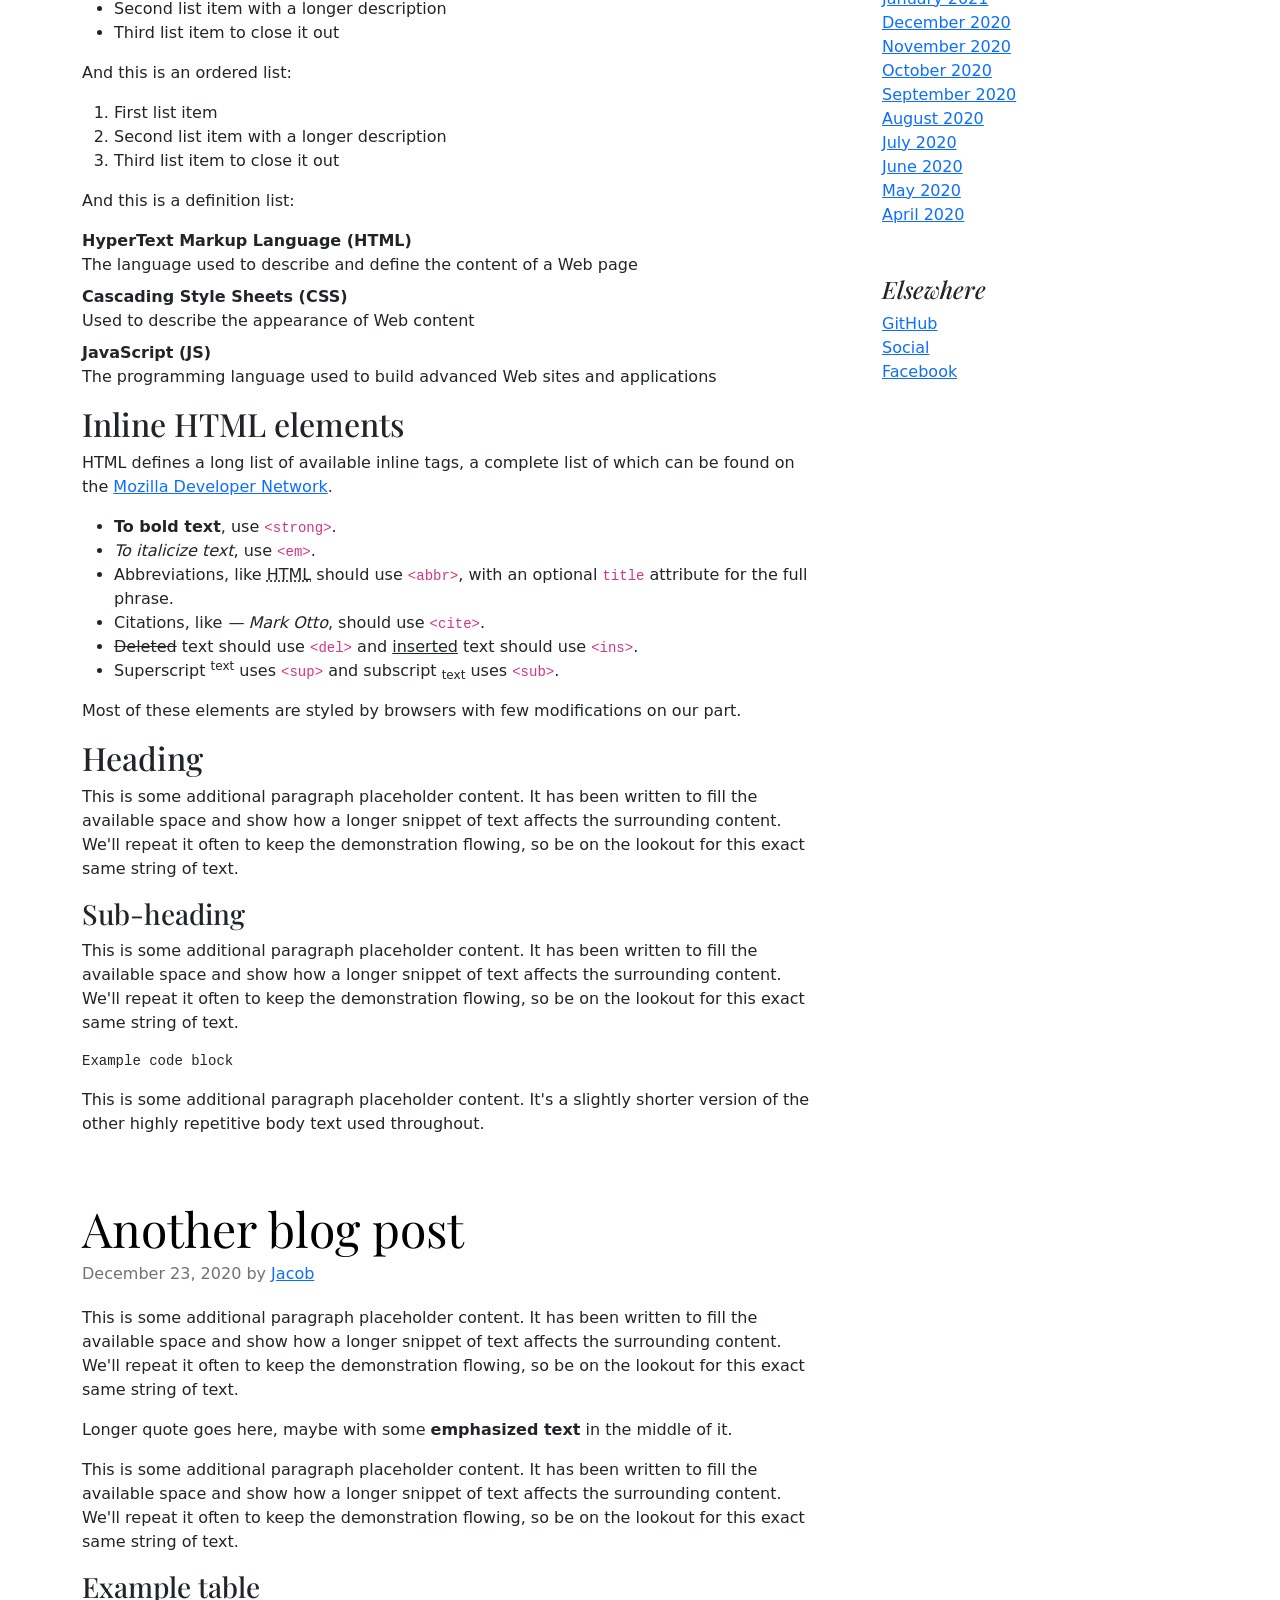
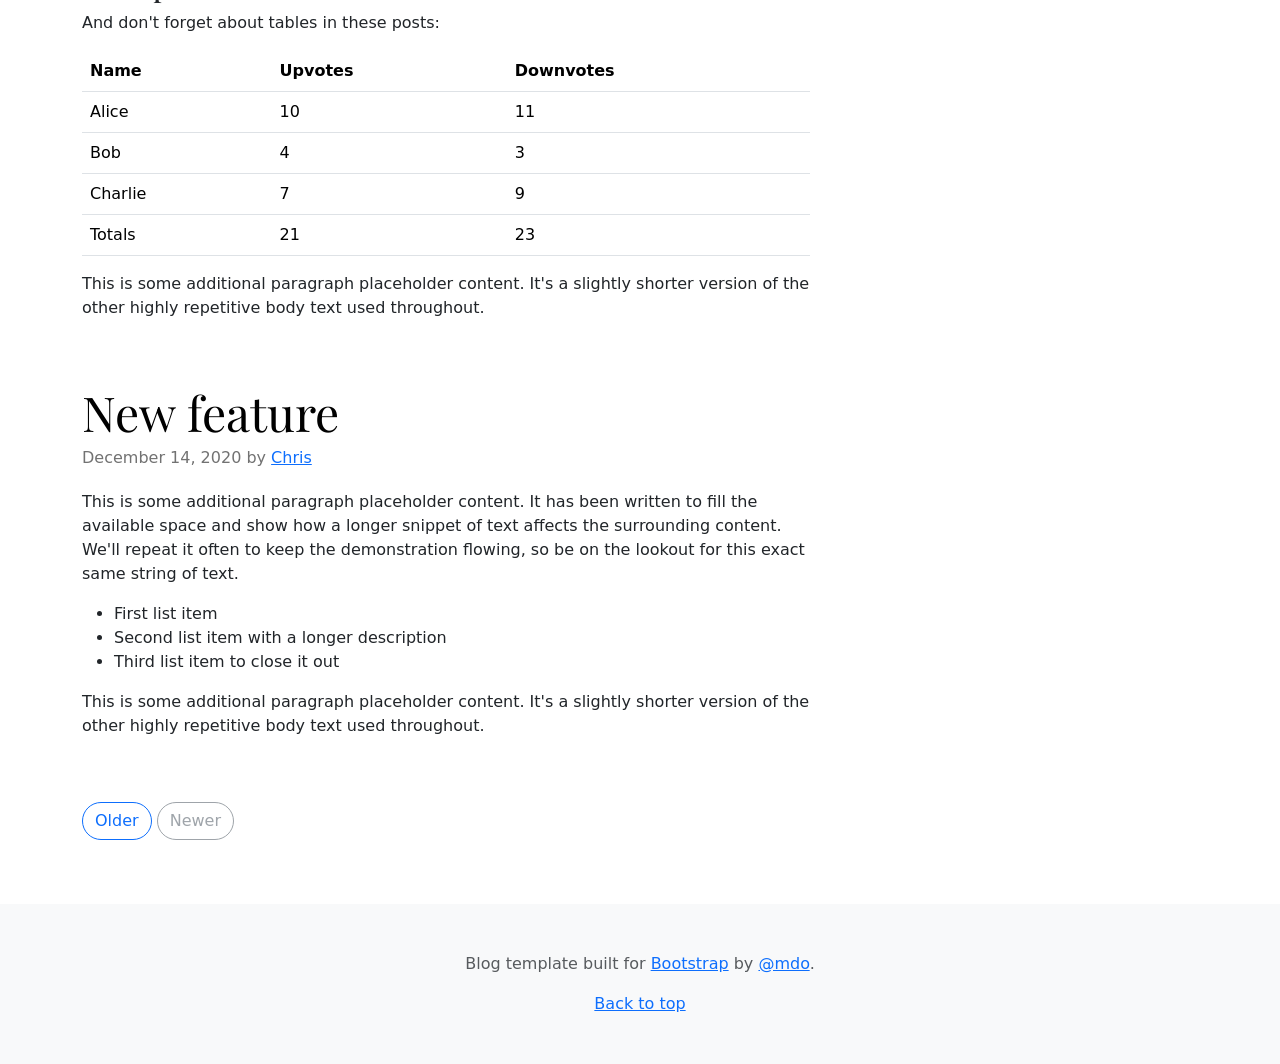
<file: bootstrap-5.3.8-examples/blog/index.html>
<!doctype html>
<html lang="en" data-bs-theme="auto">
  <head>
    <meta charset="utf-8" />
    <meta name="viewport" content="width=device-width, initial-scale=1" />
    <meta name="description" content="" />
    <meta
      name="author"
      content="Mark Otto, Jacob Thornton, and Bootstrap contributors"
    />
    <meta name="generator" content="Astro v5.13.2" />
    <title>Blog Template · Bootstrap v5.3</title>
    <link
      rel="canonical"
      href="https://getbootstrap.com/docs/5.3/examples/blog/"
    />
    <script src="../assets/js/color-modes.js"></script>
    <link href="../assets/dist/css/bootstrap.min.css" rel="stylesheet" />
    <meta name="theme-color" content="#712cf9" />
    <link
      href="https://fonts.googleapis.com/css?family=Playfair+Display:700,900&display=swap"
      rel="stylesheet"
    />
    <link href="blog.css" rel="stylesheet" />
    <style>
      .bd-placeholder-img {
        font-size: 1.125rem;
        text-anchor: middle;
        -webkit-user-select: none;
        -moz-user-select: none;
        user-select: none;
      }
      @media (min-width: 768px) {
        .bd-placeholder-img-lg {
          font-size: 3.5rem;
        }
      }
      .b-example-divider {
        width: 100%;
        height: 3rem;
        background-color: #0000001a;
        border: solid rgba(0, 0, 0, 0.15);
        border-width: 1px 0;
        box-shadow:
          inset 0 0.5em 1.5em #0000001a,
          inset 0 0.125em 0.5em #00000026;
      }
      .b-example-vr {
        flex-shrink: 0;
        width: 1.5rem;
        height: 100vh;
      }
      .bi {
        vertical-align: -0.125em;
        fill: currentColor;
      }
      .nav-scroller {
        position: relative;
        z-index: 2;
        height: 2.75rem;
        overflow-y: hidden;
      }
      .nav-scroller .nav {
        display: flex;
        flex-wrap: nowrap;
        padding-bottom: 1rem;
        margin-top: -1px;
        overflow-x: auto;
        text-align: center;
        white-space: nowrap;
        -webkit-overflow-scrolling: touch;
      }
      .btn-bd-primary {
        --bd-violet-bg: #712cf9;
        --bd-violet-rgb: 112.520718, 44.062154, 249.437846;
        --bs-btn-font-weight: 600;
        --bs-btn-color: var(--bs-white);
        --bs-btn-bg: var(--bd-violet-bg);
        --bs-btn-border-color: var(--bd-violet-bg);
        --bs-btn-hover-color: var(--bs-white);
        --bs-btn-hover-bg: #6528e0;
        --bs-btn-hover-border-color: #6528e0;
        --bs-btn-focus-shadow-rgb: var(--bd-violet-rgb);
        --bs-btn-active-color: var(--bs-btn-hover-color);
        --bs-btn-active-bg: #5a23c8;
        --bs-btn-active-border-color: #5a23c8;
      }
      .bd-mode-toggle {
        z-index: 1500;
      }
      .bd-mode-toggle .bi {
        width: 1em;
        height: 1em;
      }
      .bd-mode-toggle .dropdown-menu .active .bi {
        display: block !important;
      }
    </style>
  </head>
  <body>
    <svg xmlns="http://www.w3.org/2000/svg" class="d-none">
      <symbol id="check2" viewBox="0 0 16 16">
        <path
          d="M13.854 3.646a.5.5 0 0 1 0 .708l-7 7a.5.5 0 0 1-.708 0l-3.5-3.5a.5.5 0 1 1 .708-.708L6.5 10.293l6.646-6.647a.5.5 0 0 1 .708 0z"
        ></path>
      </symbol>
      <symbol id="circle-half" viewBox="0 0 16 16">
        <path
          d="M8 15A7 7 0 1 0 8 1v14zm0 1A8 8 0 1 1 8 0a8 8 0 0 1 0 16z"
        ></path>
      </symbol>
      <symbol id="moon-stars-fill" viewBox="0 0 16 16">
        <path
          d="M6 .278a.768.768 0 0 1 .08.858 7.208 7.208 0 0 0-.878 3.46c0 4.021 3.278 7.277 7.318 7.277.527 0 1.04-.055 1.533-.16a.787.787 0 0 1 .81.316.733.733 0 0 1-.031.893A8.349 8.349 0 0 1 8.344 16C3.734 16 0 12.286 0 7.71 0 4.266 2.114 1.312 5.124.06A.752.752 0 0 1 6 .278z"
        ></path>
        <path
          d="M10.794 3.148a.217.217 0 0 1 .412 0l.387 1.162c.173.518.579.924 1.097 1.097l1.162.387a.217.217 0 0 1 0 .412l-1.162.387a1.734 1.734 0 0 0-1.097 1.097l-.387 1.162a.217.217 0 0 1-.412 0l-.387-1.162A1.734 1.734 0 0 0 9.31 6.593l-1.162-.387a.217.217 0 0 1 0-.412l1.162-.387a1.734 1.734 0 0 0 1.097-1.097l.387-1.162zM13.863.099a.145.145 0 0 1 .274 0l.258.774c.115.346.386.617.732.732l.774.258a.145.145 0 0 1 0 .274l-.774.258a1.156 1.156 0 0 0-.732.732l-.258.774a.145.145 0 0 1-.274 0l-.258-.774a1.156 1.156 0 0 0-.732-.732l-.774-.258a.145.145 0 0 1 0-.274l.774-.258c.346-.115.617-.386.732-.732L13.863.1z"
        ></path>
      </symbol>
      <symbol id="sun-fill" viewBox="0 0 16 16">
        <path
          d="M8 12a4 4 0 1 0 0-8 4 4 0 0 0 0 8zM8 0a.5.5 0 0 1 .5.5v2a.5.5 0 0 1-1 0v-2A.5.5 0 0 1 8 0zm0 13a.5.5 0 0 1 .5.5v2a.5.5 0 0 1-1 0v-2A.5.5 0 0 1 8 13zm8-5a.5.5 0 0 1-.5.5h-2a.5.5 0 0 1 0-1h2a.5.5 0 0 1 .5.5zM3 8a.5.5 0 0 1-.5.5h-2a.5.5 0 0 1 0-1h2A.5.5 0 0 1 3 8zm10.657-5.657a.5.5 0 0 1 0 .707l-1.414 1.415a.5.5 0 1 1-.707-.708l1.414-1.414a.5.5 0 0 1 .707 0zm-9.193 9.193a.5.5 0 0 1 0 .707L3.05 13.657a.5.5 0 0 1-.707-.707l1.414-1.414a.5.5 0 0 1 .707 0zm9.193 2.121a.5.5 0 0 1-.707 0l-1.414-1.414a.5.5 0 0 1 .707-.707l1.414 1.414a.5.5 0 0 1 0 .707zM4.464 4.465a.5.5 0 0 1-.707 0L2.343 3.05a.5.5 0 1 1 .707-.707l1.414 1.414a.5.5 0 0 1 0 .708z"
        ></path>
      </symbol>
    </svg>
    <div
      class="dropdown position-fixed bottom-0 end-0 mb-3 me-3 bd-mode-toggle"
    >
      <button
        class="btn btn-bd-primary py-2 dropdown-toggle d-flex align-items-center"
        id="bd-theme"
        type="button"
        aria-expanded="false"
        data-bs-toggle="dropdown"
        aria-label="Toggle theme (auto)"
      >
        <svg class="bi my-1 theme-icon-active" aria-hidden="true">
          <use href="#circle-half"></use>
        </svg>
        <span class="visually-hidden" id="bd-theme-text">Toggle theme</span>
      </button>
      <ul
        class="dropdown-menu dropdown-menu-end shadow"
        aria-labelledby="bd-theme-text"
      >
        <li>
          <button
            type="button"
            class="dropdown-item d-flex align-items-center"
            data-bs-theme-value="light"
            aria-pressed="false"
          >
            <svg class="bi me-2 opacity-50" aria-hidden="true">
              <use href="#sun-fill"></use>
            </svg>
            Light
            <svg class="bi ms-auto d-none" aria-hidden="true">
              <use href="#check2"></use>
            </svg>
          </button>
        </li>
        <li>
          <button
            type="button"
            class="dropdown-item d-flex align-items-center"
            data-bs-theme-value="dark"
            aria-pressed="false"
          >
            <svg class="bi me-2 opacity-50" aria-hidden="true">
              <use href="#moon-stars-fill"></use>
            </svg>
            Dark
            <svg class="bi ms-auto d-none" aria-hidden="true">
              <use href="#check2"></use>
            </svg>
          </button>
        </li>
        <li>
          <button
            type="button"
            class="dropdown-item d-flex align-items-center active"
            data-bs-theme-value="auto"
            aria-pressed="true"
          >
            <svg class="bi me-2 opacity-50" aria-hidden="true">
              <use href="#circle-half"></use>
            </svg>
            Auto
            <svg class="bi ms-auto d-none" aria-hidden="true">
              <use href="#check2"></use>
            </svg>
          </button>
        </li>
      </ul>
    </div>
    <svg xmlns="http://www.w3.org/2000/svg" class="d-none">
      <symbol
        id="aperture"
        fill="none"
        stroke="currentColor"
        stroke-linecap="round"
        stroke-linejoin="round"
        stroke-width="2"
        viewBox="0 0 24 24"
      >
        <circle cx="12" cy="12" r="10"></circle>
        <path
          d="M14.31 8l5.74 9.94M9.69 8h11.48M7.38 12l5.74-9.94M9.69 16L3.95 6.06M14.31 16H2.83m13.79-4l-5.74 9.94"
        ></path>
      </symbol>
      <symbol id="cart" viewBox="0 0 16 16">
        <path
          d="M0 1.5A.5.5 0 0 1 .5 1H2a.5.5 0 0 1 .485.379L2.89 3H14.5a.5.5 0 0 1 .49.598l-1 5a.5.5 0 0 1-.465.401l-9.397.472L4.415 11H13a.5.5 0 0 1 0 1H4a.5.5 0 0 1-.491-.408L2.01 3.607 1.61 2H.5a.5.5 0 0 1-.5-.5zM3.102 4l.84 4.479 9.144-.459L13.89 4H3.102zM5 12a2 2 0 1 0 0 4 2 2 0 0 0 0-4zm7 0a2 2 0 1 0 0 4 2 2 0 0 0 0-4zm-7 1a1 1 0 1 1 0 2 1 1 0 0 1 0-2zm7 0a1 1 0 1 1 0 2 1 1 0 0 1 0-2z"
        ></path>
      </symbol>
      <symbol id="chevron-right" viewBox="0 0 16 16">
        <path
          fill-rule="evenodd"
          d="M4.646 1.646a.5.5 0 0 1 .708 0l6 6a.5.5 0 0 1 0 .708l-6 6a.5.5 0 0 1-.708-.708L10.293 8 4.646 2.354a.5.5 0 0 1 0-.708z"
        ></path>
      </symbol>
    </svg>
    <div class="container">
      <header class="border-bottom lh-1 py-3">
        <div class="row flex-nowrap justify-content-between align-items-center">
          <div class="col-4 pt-1">
            <a class="link-secondary" href="#">Subscribe</a>
          </div>
          <div class="col-4 text-center">
            <a
              class="blog-header-logo text-body-emphasis text-decoration-none"
              href="#"
              >Large</a
            >
          </div>
          <div class="col-4 d-flex justify-content-end align-items-center">
            <a class="link-secondary" href="#" aria-label="Search">
              <svg
                xmlns="http://www.w3.org/2000/svg"
                width="20"
                height="20"
                fill="none"
                stroke="currentColor"
                stroke-linecap="round"
                stroke-linejoin="round"
                stroke-width="2"
                class="mx-3"
                role="img"
                viewBox="0 0 24 24"
              >
                <title>Search</title>
                <circle cx="10.5" cy="10.5" r="7.5"></circle>
                <path d="M21 21l-5.2-5.2"></path>
              </svg>
            </a>
            <a class="btn btn-sm btn-outline-secondary" href="#">Sign up</a>
          </div>
        </div>
      </header>
      <div class="nav-scroller py-1 mb-3 border-bottom">
        <nav class="nav nav-underline justify-content-between">
          <a class="nav-item nav-link link-body-emphasis active" href="#"
            >World</a
          >
          <a class="nav-item nav-link link-body-emphasis" href="#">U.S.</a>
          <a class="nav-item nav-link link-body-emphasis" href="#"
            >Technology</a
          >
          <a class="nav-item nav-link link-body-emphasis" href="#">Design</a>
          <a class="nav-item nav-link link-body-emphasis" href="#">Culture</a>
          <a class="nav-item nav-link link-body-emphasis" href="#">Business</a>
          <a class="nav-item nav-link link-body-emphasis" href="#">Politics</a>
          <a class="nav-item nav-link link-body-emphasis" href="#">Opinion</a>
          <a class="nav-item nav-link link-body-emphasis" href="#">Science</a>
          <a class="nav-item nav-link link-body-emphasis" href="#">Health</a>
          <a class="nav-item nav-link link-body-emphasis" href="#">Style</a>
          <a class="nav-item nav-link link-body-emphasis" href="#">Travel</a>
        </nav>
      </div>
    </div>
    <main class="container">
      <div class="p-4 p-md-5 mb-4 rounded text-body-emphasis bg-body-secondary">
        <div class="col-lg-6 px-0">
          <h1 class="display-4 fst-italic">
            Title of a longer featured blog post
          </h1>
          <p class="lead my-3">
            Multiple lines of text that form the lede, informing new readers
            quickly and efficiently about what’s most interesting in this post’s
            contents.
          </p>
          <p class="lead mb-0">
            <a href="#" class="text-body-emphasis fw-bold"
              >Continue reading...</a
            >
          </p>
        </div>
      </div>
      <div class="row mb-2">
        <div class="col-md-6">
          <div
            class="row g-0 border rounded overflow-hidden flex-md-row mb-4 shadow-sm h-md-250 position-relative"
          >
            <div class="col p-4 d-flex flex-column position-static">
              <strong class="d-inline-block mb-2 text-primary-emphasis"
                >World</strong
              >
              <h3 class="mb-0">Featured post</h3>
              <div class="mb-1 text-body-secondary">Nov 12</div>
              <p class="card-text mb-auto">
                This is a wider card with supporting text below as a natural
                lead-in to additional content.
              </p>
              <a
                href="#"
                class="icon-link gap-1 icon-link-hover stretched-link"
              >
                Continue reading
                <svg class="bi" aria-hidden="true">
                  <use xlink:href="#chevron-right"></use>
                </svg>
              </a>
            </div>
            <div class="col-auto d-none d-lg-block">
              <svg
                aria-label="Placeholder: Thumbnail"
                class="bd-placeholder-img"
                height="250"
                preserveAspectRatio="xMidYMid slice"
                role="img"
                width="200"
                xmlns="http://www.w3.org/2000/svg"
              >
                <title>Placeholder</title>
                <rect width="100%" height="100%" fill="#55595c"></rect>
                <text x="50%" y="50%" fill="#eceeef" dy=".3em">Thumbnail</text>
              </svg>
            </div>
          </div>
        </div>
        <div class="col-md-6">
          <div
            class="row g-0 border rounded overflow-hidden flex-md-row mb-4 shadow-sm h-md-250 position-relative"
          >
            <div class="col p-4 d-flex flex-column position-static">
              <strong class="d-inline-block mb-2 text-success-emphasis"
                >Design</strong
              >
              <h3 class="mb-0">Post title</h3>
              <div class="mb-1 text-body-secondary">Nov 11</div>
              <p class="mb-auto">
                This is a wider card with supporting text below as a natural
                lead-in to additional content.
              </p>
              <a
                href="#"
                class="icon-link gap-1 icon-link-hover stretched-link"
              >
                Continue reading
                <svg class="bi" aria-hidden="true">
                  <use xlink:href="#chevron-right"></use>
                </svg>
              </a>
            </div>
            <div class="col-auto d-none d-lg-block">
              <svg
                aria-label="Placeholder: Thumbnail"
                class="bd-placeholder-img"
                height="250"
                preserveAspectRatio="xMidYMid slice"
                role="img"
                width="200"
                xmlns="http://www.w3.org/2000/svg"
              >
                <title>Placeholder</title>
                <rect width="100%" height="100%" fill="#55595c"></rect>
                <text x="50%" y="50%" fill="#eceeef" dy=".3em">Thumbnail</text>
              </svg>
            </div>
          </div>
        </div>
      </div>
      <div class="row g-5">
        <div class="col-md-8">
          <h3 class="pb-4 mb-4 fst-italic border-bottom">From the Firehose</h3>
          <article class="blog-post">
            <h2 class="display-5 link-body-emphasis mb-1">Sample blog post</h2>
            <p class="blog-post-meta">
              January 1, 2021 by <a href="#">Mark</a>
            </p>
            <p>
              This blog post shows a few different types of content that’s
              supported and styled with Bootstrap. Basic typography, lists,
              tables, images, code, and more are all supported as expected.
            </p>
            <hr />
            <p>
              This is some additional paragraph placeholder content. It has been
              written to fill the available space and show how a longer snippet
              of text affects the surrounding content. We'll repeat it often to
              keep the demonstration flowing, so be on the lookout for this
              exact same string of text.
            </p>
            <h2>Blockquotes</h2>
            <p>This is an example blockquote in action:</p>
            <blockquote class="blockquote">
              <p>Quoted text goes here.</p>
            </blockquote>
            <p>
              This is some additional paragraph placeholder content. It has been
              written to fill the available space and show how a longer snippet
              of text affects the surrounding content. We'll repeat it often to
              keep the demonstration flowing, so be on the lookout for this
              exact same string of text.
            </p>
            <h3>Example lists</h3>
            <p>
              This is some additional paragraph placeholder content. It's a
              slightly shorter version of the other highly repetitive body text
              used throughout. This is an example unordered list:
            </p>
            <ul>
              <li>First list item</li>
              <li>Second list item with a longer description</li>
              <li>Third list item to close it out</li>
            </ul>
            <p>And this is an ordered list:</p>
            <ol>
              <li>First list item</li>
              <li>Second list item with a longer description</li>
              <li>Third list item to close it out</li>
            </ol>
            <p>And this is a definition list:</p>
            <dl>
              <dt>HyperText Markup Language (HTML)</dt>
              <dd>
                The language used to describe and define the content of a Web
                page
              </dd>
              <dt>Cascading Style Sheets (CSS)</dt>
              <dd>Used to describe the appearance of Web content</dd>
              <dt>JavaScript (JS)</dt>
              <dd>
                The programming language used to build advanced Web sites and
                applications
              </dd>
            </dl>
            <h2>Inline HTML elements</h2>
            <p>
              HTML defines a long list of available inline tags, a complete list
              of which can be found on the
              <a
                href="https://developer.mozilla.org/en-US/docs/Web/HTML/Element"
                >Mozilla Developer Network</a
              >.
            </p>
            <ul>
              <li>
                <strong>To bold text</strong>, use
                <code class="language-plaintext highlighter-rouge"
                  >&lt;strong&gt;</code
                >.
              </li>
              <li>
                <em>To italicize text</em>, use
                <code class="language-plaintext highlighter-rouge"
                  >&lt;em&gt;</code
                >.
              </li>
              <li>
                Abbreviations, like
                <abbr title="HyperText Markup Language">HTML</abbr> should use
                <code class="language-plaintext highlighter-rouge"
                  >&lt;abbr&gt;</code
                >, with an optional
                <code class="language-plaintext highlighter-rouge">title</code>
                attribute for the full phrase.
              </li>
              <li>
                Citations, like <cite>— Mark Otto</cite>, should use
                <code class="language-plaintext highlighter-rouge"
                  >&lt;cite&gt;</code
                >.
              </li>
              <li>
                <del>Deleted</del> text should use
                <code class="language-plaintext highlighter-rouge"
                  >&lt;del&gt;</code
                >
                and <ins>inserted</ins> text should use
                <code class="language-plaintext highlighter-rouge"
                  >&lt;ins&gt;</code
                >.
              </li>
              <li>
                Superscript <sup>text</sup> uses
                <code class="language-plaintext highlighter-rouge"
                  >&lt;sup&gt;</code
                >
                and subscript <sub>text</sub> uses
                <code class="language-plaintext highlighter-rouge"
                  >&lt;sub&gt;</code
                >.
              </li>
            </ul>
            <p>
              Most of these elements are styled by browsers with few
              modifications on our part.
            </p>
            <h2>Heading</h2>
            <p>
              This is some additional paragraph placeholder content. It has been
              written to fill the available space and show how a longer snippet
              of text affects the surrounding content. We'll repeat it often to
              keep the demonstration flowing, so be on the lookout for this
              exact same string of text.
            </p>
            <h3>Sub-heading</h3>
            <p>
              This is some additional paragraph placeholder content. It has been
              written to fill the available space and show how a longer snippet
              of text affects the surrounding content. We'll repeat it often to
              keep the demonstration flowing, so be on the lookout for this
              exact same string of text.
            </p>
            <pre><code>Example code block</code></pre>
            <p>
              This is some additional paragraph placeholder content. It's a
              slightly shorter version of the other highly repetitive body text
              used throughout.
            </p>
          </article>
          <article class="blog-post">
            <h2 class="display-5 link-body-emphasis mb-1">Another blog post</h2>
            <p class="blog-post-meta">
              December 23, 2020 by <a href="#">Jacob</a>
            </p>
            <p>
              This is some additional paragraph placeholder content. It has been
              written to fill the available space and show how a longer snippet
              of text affects the surrounding content. We'll repeat it often to
              keep the demonstration flowing, so be on the lookout for this
              exact same string of text.
            </p>
            <blockquote>
              <p>
                Longer quote goes here, maybe with some
                <strong>emphasized text</strong> in the middle of it.
              </p>
            </blockquote>
            <p>
              This is some additional paragraph placeholder content. It has been
              written to fill the available space and show how a longer snippet
              of text affects the surrounding content. We'll repeat it often to
              keep the demonstration flowing, so be on the lookout for this
              exact same string of text.
            </p>
            <h3>Example table</h3>
            <p>And don't forget about tables in these posts:</p>
            <table class="table">
              <thead>
                <tr>
                  <th>Name</th>
                  <th>Upvotes</th>
                  <th>Downvotes</th>
                </tr>
              </thead>
              <tbody>
                <tr>
                  <td>Alice</td>
                  <td>10</td>
                  <td>11</td>
                </tr>
                <tr>
                  <td>Bob</td>
                  <td>4</td>
                  <td>3</td>
                </tr>
                <tr>
                  <td>Charlie</td>
                  <td>7</td>
                  <td>9</td>
                </tr>
              </tbody>
              <tfoot>
                <tr>
                  <td>Totals</td>
                  <td>21</td>
                  <td>23</td>
                </tr>
              </tfoot>
            </table>
            <p>
              This is some additional paragraph placeholder content. It's a
              slightly shorter version of the other highly repetitive body text
              used throughout.
            </p>
          </article>
          <article class="blog-post">
            <h2 class="display-5 link-body-emphasis mb-1">New feature</h2>
            <p class="blog-post-meta">
              December 14, 2020 by <a href="#">Chris</a>
            </p>
            <p>
              This is some additional paragraph placeholder content. It has been
              written to fill the available space and show how a longer snippet
              of text affects the surrounding content. We'll repeat it often to
              keep the demonstration flowing, so be on the lookout for this
              exact same string of text.
            </p>
            <ul>
              <li>First list item</li>
              <li>Second list item with a longer description</li>
              <li>Third list item to close it out</li>
            </ul>
            <p>
              This is some additional paragraph placeholder content. It's a
              slightly shorter version of the other highly repetitive body text
              used throughout.
            </p>
          </article>
          <nav class="blog-pagination" aria-label="Pagination">
            <a class="btn btn-outline-primary rounded-pill" href="#">Older</a>
            <a
              class="btn btn-outline-secondary rounded-pill disabled"
              aria-disabled="true"
              >Newer</a
            >
          </nav>
        </div>
        <div class="col-md-4">
          <div class="position-sticky" style="top: 2rem">
            <div class="p-4 mb-3 bg-body-tertiary rounded">
              <h4 class="fst-italic">About</h4>
              <p class="mb-0">
                Customize this section to tell your visitors a little bit about
                your publication, writers, content, or something else entirely.
                Totally up to you.
              </p>
            </div>
            <div>
              <h4 class="fst-italic">Recent posts</h4>
              <ul class="list-unstyled">
                <li>
                  <a
                    class="d-flex flex-column flex-lg-row gap-3 align-items-start align-items-lg-center py-3 link-body-emphasis text-decoration-none border-top"
                    href="#"
                  >
                    <svg
                      aria-hidden="true"
                      class="bd-placeholder-img"
                      height="96"
                      preserveAspectRatio="xMidYMid slice"
                      width="100%"
                      xmlns="http://www.w3.org/2000/svg"
                    >
                      <rect width="100%" height="100%" fill="#777"></rect>
                    </svg>
                    <div class="col-lg-8">
                      <h6 class="mb-0">Example blog post title</h6>
                      <small class="text-body-secondary"
                        >January 15, 2024</small
                      >
                    </div>
                  </a>
                </li>
                <li>
                  <a
                    class="d-flex flex-column flex-lg-row gap-3 align-items-start align-items-lg-center py-3 link-body-emphasis text-decoration-none border-top"
                    href="#"
                  >
                    <svg
                      aria-hidden="true"
                      class="bd-placeholder-img"
                      height="96"
                      preserveAspectRatio="xMidYMid slice"
                      width="100%"
                      xmlns="http://www.w3.org/2000/svg"
                    >
                      <rect width="100%" height="100%" fill="#777"></rect>
                    </svg>
                    <div class="col-lg-8">
                      <h6 class="mb-0">This is another blog post title</h6>
                      <small class="text-body-secondary"
                        >January 14, 2024</small
                      >
                    </div>
                  </a>
                </li>
                <li>
                  <a
                    class="d-flex flex-column flex-lg-row gap-3 align-items-start align-items-lg-center py-3 link-body-emphasis text-decoration-none border-top"
                    href="#"
                  >
                    <svg
                      aria-hidden="true"
                      class="bd-placeholder-img"
                      height="96"
                      preserveAspectRatio="xMidYMid slice"
                      width="100%"
                      xmlns="http://www.w3.org/2000/svg"
                    >
                      <rect width="100%" height="100%" fill="#777"></rect>
                    </svg>
                    <div class="col-lg-8">
                      <h6 class="mb-0">
                        Longer blog post title: This one has multiple lines!
                      </h6>
                      <small class="text-body-secondary"
                        >January 13, 2024</small
                      >
                    </div>
                  </a>
                </li>
              </ul>
            </div>
            <div class="p-4">
              <h4 class="fst-italic">Archives</h4>
              <ol class="list-unstyled mb-0">
                <li><a href="#">March 2021</a></li>
                <li><a href="#">February 2021</a></li>
                <li><a href="#">January 2021</a></li>
                <li><a href="#">December 2020</a></li>
                <li><a href="#">November 2020</a></li>
                <li><a href="#">October 2020</a></li>
                <li><a href="#">September 2020</a></li>
                <li><a href="#">August 2020</a></li>
                <li><a href="#">July 2020</a></li>
                <li><a href="#">June 2020</a></li>
                <li><a href="#">May 2020</a></li>
                <li><a href="#">April 2020</a></li>
              </ol>
            </div>
            <div class="p-4">
              <h4 class="fst-italic">Elsewhere</h4>
              <ol class="list-unstyled">
                <li><a href="#">GitHub</a></li>
                <li><a href="#">Social</a></li>
                <li><a href="#">Facebook</a></li>
              </ol>
            </div>
          </div>
        </div>
      </div>
    </main>
    <footer class="py-5 text-center text-body-secondary bg-body-tertiary">
      <p>
        Blog template built for
        <a href="https://getbootstrap.com/">Bootstrap</a> by
        <a href="https://x.com/mdo">@mdo</a>.
      </p>
      <p class="mb-0"><a href="#">Back to top</a></p>
    </footer>
    <script
      src="../assets/dist/js/bootstrap.bundle.min.js"
      class="astro-vvvwv3sm"
    ></script>
  </body>
</html>
</file>
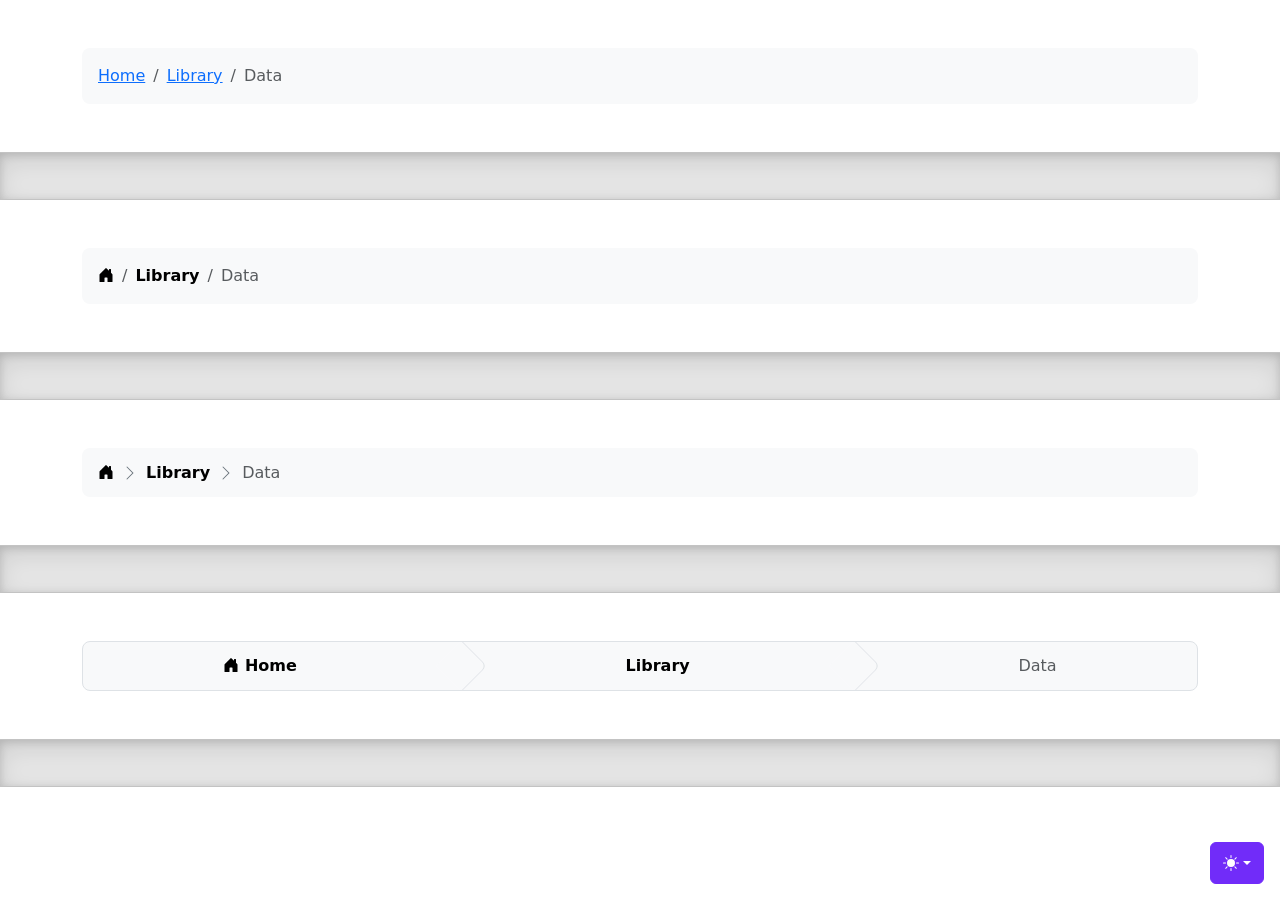
<file: bootstrap-5.3.8-examples/breadcrumbs/index.html>
<!doctype html>
<html lang="en" data-bs-theme="auto">
  <head>
    <meta charset="utf-8" />
    <meta name="viewport" content="width=device-width, initial-scale=1" />
    <meta name="description" content="" />
    <meta
      name="author"
      content="Mark Otto, Jacob Thornton, and Bootstrap contributors"
    />
    <meta name="generator" content="Astro v5.13.2" />
    <title>Breadcrumbs · Bootstrap v5.3</title>
    <link
      rel="canonical"
      href="https://getbootstrap.com/docs/5.3/examples/breadcrumbs/"
    />
    <script src="../assets/js/color-modes.js"></script>
    <link href="../assets/dist/css/bootstrap.min.css" rel="stylesheet" />
    <meta name="theme-color" content="#712cf9" />
    <link href="breadcrumbs.css" rel="stylesheet" />
    <style>
      .bd-placeholder-img {
        font-size: 1.125rem;
        text-anchor: middle;
        -webkit-user-select: none;
        -moz-user-select: none;
        user-select: none;
      }
      @media (min-width: 768px) {
        .bd-placeholder-img-lg {
          font-size: 3.5rem;
        }
      }
      .b-example-divider {
        width: 100%;
        height: 3rem;
        background-color: #0000001a;
        border: solid rgba(0, 0, 0, 0.15);
        border-width: 1px 0;
        box-shadow:
          inset 0 0.5em 1.5em #0000001a,
          inset 0 0.125em 0.5em #00000026;
      }
      .b-example-vr {
        flex-shrink: 0;
        width: 1.5rem;
        height: 100vh;
      }
      .bi {
        vertical-align: -0.125em;
        fill: currentColor;
      }
      .nav-scroller {
        position: relative;
        z-index: 2;
        height: 2.75rem;
        overflow-y: hidden;
      }
      .nav-scroller .nav {
        display: flex;
        flex-wrap: nowrap;
        padding-bottom: 1rem;
        margin-top: -1px;
        overflow-x: auto;
        text-align: center;
        white-space: nowrap;
        -webkit-overflow-scrolling: touch;
      }
      .btn-bd-primary {
        --bd-violet-bg: #712cf9;
        --bd-violet-rgb: 112.520718, 44.062154, 249.437846;
        --bs-btn-font-weight: 600;
        --bs-btn-color: var(--bs-white);
        --bs-btn-bg: var(--bd-violet-bg);
        --bs-btn-border-color: var(--bd-violet-bg);
        --bs-btn-hover-color: var(--bs-white);
        --bs-btn-hover-bg: #6528e0;
        --bs-btn-hover-border-color: #6528e0;
        --bs-btn-focus-shadow-rgb: var(--bd-violet-rgb);
        --bs-btn-active-color: var(--bs-btn-hover-color);
        --bs-btn-active-bg: #5a23c8;
        --bs-btn-active-border-color: #5a23c8;
      }
      .bd-mode-toggle {
        z-index: 1500;
      }
      .bd-mode-toggle .bi {
        width: 1em;
        height: 1em;
      }
      .bd-mode-toggle .dropdown-menu .active .bi {
        display: block !important;
      }
    </style>
  </head>
  <body>
    <svg xmlns="http://www.w3.org/2000/svg" class="d-none">
      <symbol id="check2" viewBox="0 0 16 16">
        <path
          d="M13.854 3.646a.5.5 0 0 1 0 .708l-7 7a.5.5 0 0 1-.708 0l-3.5-3.5a.5.5 0 1 1 .708-.708L6.5 10.293l6.646-6.647a.5.5 0 0 1 .708 0z"
        ></path>
      </symbol>
      <symbol id="circle-half" viewBox="0 0 16 16">
        <path
          d="M8 15A7 7 0 1 0 8 1v14zm0 1A8 8 0 1 1 8 0a8 8 0 0 1 0 16z"
        ></path>
      </symbol>
      <symbol id="moon-stars-fill" viewBox="0 0 16 16">
        <path
          d="M6 .278a.768.768 0 0 1 .08.858 7.208 7.208 0 0 0-.878 3.46c0 4.021 3.278 7.277 7.318 7.277.527 0 1.04-.055 1.533-.16a.787.787 0 0 1 .81.316.733.733 0 0 1-.031.893A8.349 8.349 0 0 1 8.344 16C3.734 16 0 12.286 0 7.71 0 4.266 2.114 1.312 5.124.06A.752.752 0 0 1 6 .278z"
        ></path>
        <path
          d="M10.794 3.148a.217.217 0 0 1 .412 0l.387 1.162c.173.518.579.924 1.097 1.097l1.162.387a.217.217 0 0 1 0 .412l-1.162.387a1.734 1.734 0 0 0-1.097 1.097l-.387 1.162a.217.217 0 0 1-.412 0l-.387-1.162A1.734 1.734 0 0 0 9.31 6.593l-1.162-.387a.217.217 0 0 1 0-.412l1.162-.387a1.734 1.734 0 0 0 1.097-1.097l.387-1.162zM13.863.099a.145.145 0 0 1 .274 0l.258.774c.115.346.386.617.732.732l.774.258a.145.145 0 0 1 0 .274l-.774.258a1.156 1.156 0 0 0-.732.732l-.258.774a.145.145 0 0 1-.274 0l-.258-.774a1.156 1.156 0 0 0-.732-.732l-.774-.258a.145.145 0 0 1 0-.274l.774-.258c.346-.115.617-.386.732-.732L13.863.1z"
        ></path>
      </symbol>
      <symbol id="sun-fill" viewBox="0 0 16 16">
        <path
          d="M8 12a4 4 0 1 0 0-8 4 4 0 0 0 0 8zM8 0a.5.5 0 0 1 .5.5v2a.5.5 0 0 1-1 0v-2A.5.5 0 0 1 8 0zm0 13a.5.5 0 0 1 .5.5v2a.5.5 0 0 1-1 0v-2A.5.5 0 0 1 8 13zm8-5a.5.5 0 0 1-.5.5h-2a.5.5 0 0 1 0-1h2a.5.5 0 0 1 .5.5zM3 8a.5.5 0 0 1-.5.5h-2a.5.5 0 0 1 0-1h2A.5.5 0 0 1 3 8zm10.657-5.657a.5.5 0 0 1 0 .707l-1.414 1.415a.5.5 0 1 1-.707-.708l1.414-1.414a.5.5 0 0 1 .707 0zm-9.193 9.193a.5.5 0 0 1 0 .707L3.05 13.657a.5.5 0 0 1-.707-.707l1.414-1.414a.5.5 0 0 1 .707 0zm9.193 2.121a.5.5 0 0 1-.707 0l-1.414-1.414a.5.5 0 0 1 .707-.707l1.414 1.414a.5.5 0 0 1 0 .707zM4.464 4.465a.5.5 0 0 1-.707 0L2.343 3.05a.5.5 0 1 1 .707-.707l1.414 1.414a.5.5 0 0 1 0 .708z"
        ></path>
      </symbol>
    </svg>
    <div
      class="dropdown position-fixed bottom-0 end-0 mb-3 me-3 bd-mode-toggle"
    >
      <button
        class="btn btn-bd-primary py-2 dropdown-toggle d-flex align-items-center"
        id="bd-theme"
        type="button"
        aria-expanded="false"
        data-bs-toggle="dropdown"
        aria-label="Toggle theme (auto)"
      >
        <svg class="bi my-1 theme-icon-active" aria-hidden="true">
          <use href="#circle-half"></use>
        </svg>
        <span class="visually-hidden" id="bd-theme-text">Toggle theme</span>
      </button>
      <ul
        class="dropdown-menu dropdown-menu-end shadow"
        aria-labelledby="bd-theme-text"
      >
        <li>
          <button
            type="button"
            class="dropdown-item d-flex align-items-center"
            data-bs-theme-value="light"
            aria-pressed="false"
          >
            <svg class="bi me-2 opacity-50" aria-hidden="true">
              <use href="#sun-fill"></use>
            </svg>
            Light
            <svg class="bi ms-auto d-none" aria-hidden="true">
              <use href="#check2"></use>
            </svg>
          </button>
        </li>
        <li>
          <button
            type="button"
            class="dropdown-item d-flex align-items-center"
            data-bs-theme-value="dark"
            aria-pressed="false"
          >
            <svg class="bi me-2 opacity-50" aria-hidden="true">
              <use href="#moon-stars-fill"></use>
            </svg>
            Dark
            <svg class="bi ms-auto d-none" aria-hidden="true">
              <use href="#check2"></use>
            </svg>
          </button>
        </li>
        <li>
          <button
            type="button"
            class="dropdown-item d-flex align-items-center active"
            data-bs-theme-value="auto"
            aria-pressed="true"
          >
            <svg class="bi me-2 opacity-50" aria-hidden="true">
              <use href="#circle-half"></use>
            </svg>
            Auto
            <svg class="bi ms-auto d-none" aria-hidden="true">
              <use href="#check2"></use>
            </svg>
          </button>
        </li>
      </ul>
    </div>
    <svg xmlns="http://www.w3.org/2000/svg" class="d-none">
      <symbol id="house-door-fill" viewBox="0 0 16 16">
        <path
          d="M6.5 14.5v-3.505c0-.245.25-.495.5-.495h2c.25 0 .5.25.5.5v3.5a.5.5 0 0 0 .5.5h4a.5.5 0 0 0 .5-.5v-7a.5.5 0 0 0-.146-.354L13 5.793V2.5a.5.5 0 0 0-.5-.5h-1a.5.5 0 0 0-.5.5v1.293L8.354 1.146a.5.5 0 0 0-.708 0l-6 6A.5.5 0 0 0 1.5 7.5v7a.5.5 0 0 0 .5.5h4a.5.5 0 0 0 .5-.5z"
        ></path>
      </symbol>
    </svg>
    <div class="container my-5">
      <nav aria-label="breadcrumb">
        <ol class="breadcrumb p-3 bg-body-tertiary rounded-3">
          <li class="breadcrumb-item"><a href="#">Home</a></li>
          <li class="breadcrumb-item"><a href="#">Library</a></li>
          <li class="breadcrumb-item active" aria-current="page">Data</li>
        </ol>
      </nav>
    </div>
    <div class="b-example-divider"></div>
    <div class="container my-5">
      <nav aria-label="breadcrumb">
        <ol class="breadcrumb p-3 bg-body-tertiary rounded-3">
          <li class="breadcrumb-item">
            <a class="link-body-emphasis" href="#">
              <svg class="bi" width="16" height="16" aria-hidden="true">
                <use xlink:href="#house-door-fill"></use>
              </svg>
              <span class="visually-hidden">Home</span>
            </a>
          </li>
          <li class="breadcrumb-item">
            <a
              class="link-body-emphasis fw-semibold text-decoration-none"
              href="#"
              >Library</a
            >
          </li>
          <li class="breadcrumb-item active" aria-current="page">Data</li>
        </ol>
      </nav>
    </div>
    <div class="b-example-divider"></div>
    <div class="container my-5">
      <nav aria-label="breadcrumb">
        <ol
          class="breadcrumb breadcrumb-chevron p-3 bg-body-tertiary rounded-3"
        >
          <li class="breadcrumb-item">
            <a class="link-body-emphasis" href="#">
              <svg class="bi" width="16" height="16" aria-hidden="true">
                <use xlink:href="#house-door-fill"></use>
              </svg>
              <span class="visually-hidden">Home</span>
            </a>
          </li>
          <li class="breadcrumb-item">
            <a
              class="link-body-emphasis fw-semibold text-decoration-none"
              href="#"
              >Library</a
            >
          </li>
          <li class="breadcrumb-item active" aria-current="page">Data</li>
        </ol>
      </nav>
    </div>
    <div class="b-example-divider"></div>
    <div class="container my-5">
      <nav aria-label="breadcrumb">
        <ol
          class="breadcrumb breadcrumb-custom overflow-hidden text-center bg-body-tertiary border rounded-3"
        >
          <li class="breadcrumb-item">
            <a
              class="link-body-emphasis fw-semibold text-decoration-none"
              href="#"
            >
              <svg class="bi" width="16" height="16" aria-hidden="true">
                <use xlink:href="#house-door-fill"></use>
              </svg>
              Home
            </a>
          </li>
          <li class="breadcrumb-item">
            <a
              class="link-body-emphasis fw-semibold text-decoration-none"
              href="#"
              >Library</a
            >
          </li>
          <li class="breadcrumb-item active" aria-current="page">Data</li>
        </ol>
      </nav>
    </div>
    <div class="b-example-divider"></div>
    <script
      src="../assets/dist/js/bootstrap.bundle.min.js"
      class="astro-vvvwv3sm"
    ></script>
  </body>
</html>
</file>
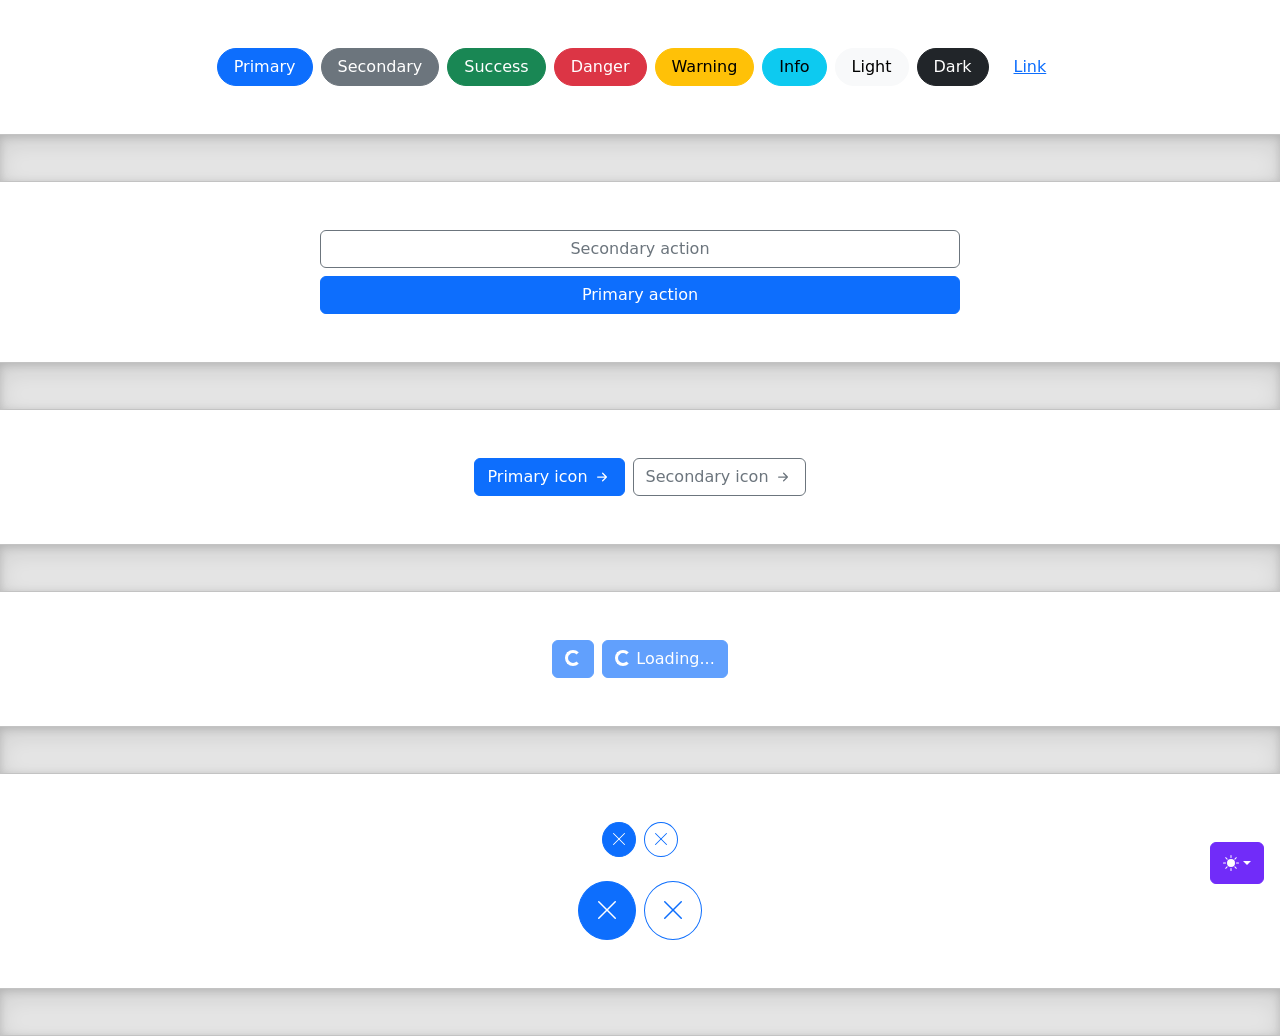
<file: bootstrap-5.3.8-examples/buttons/index.html>
<!doctype html>
<html lang="en" data-bs-theme="auto">
  <head>
    <meta charset="utf-8" />
    <meta name="viewport" content="width=device-width, initial-scale=1" />
    <meta name="description" content="" />
    <meta
      name="author"
      content="Mark Otto, Jacob Thornton, and Bootstrap contributors"
    />
    <meta name="generator" content="Astro v5.13.2" />
    <title>Buttons · Bootstrap v5.3</title>
    <link
      rel="canonical"
      href="https://getbootstrap.com/docs/5.3/examples/buttons/"
    />
    <script src="../assets/js/color-modes.js"></script>
    <link href="../assets/dist/css/bootstrap.min.css" rel="stylesheet" />
    <meta name="theme-color" content="#712cf9" />
    <style>
      .bd-placeholder-img {
        font-size: 1.125rem;
        text-anchor: middle;
        -webkit-user-select: none;
        -moz-user-select: none;
        user-select: none;
      }
      @media (min-width: 768px) {
        .bd-placeholder-img-lg {
          font-size: 3.5rem;
        }
      }
      .b-example-divider {
        width: 100%;
        height: 3rem;
        background-color: #0000001a;
        border: solid rgba(0, 0, 0, 0.15);
        border-width: 1px 0;
        box-shadow:
          inset 0 0.5em 1.5em #0000001a,
          inset 0 0.125em 0.5em #00000026;
      }
      .b-example-vr {
        flex-shrink: 0;
        width: 1.5rem;
        height: 100vh;
      }
      .bi {
        vertical-align: -0.125em;
        fill: currentColor;
      }
      .nav-scroller {
        position: relative;
        z-index: 2;
        height: 2.75rem;
        overflow-y: hidden;
      }
      .nav-scroller .nav {
        display: flex;
        flex-wrap: nowrap;
        padding-bottom: 1rem;
        margin-top: -1px;
        overflow-x: auto;
        text-align: center;
        white-space: nowrap;
        -webkit-overflow-scrolling: touch;
      }
      .btn-bd-primary {
        --bd-violet-bg: #712cf9;
        --bd-violet-rgb: 112.520718, 44.062154, 249.437846;
        --bs-btn-font-weight: 600;
        --bs-btn-color: var(--bs-white);
        --bs-btn-bg: var(--bd-violet-bg);
        --bs-btn-border-color: var(--bd-violet-bg);
        --bs-btn-hover-color: var(--bs-white);
        --bs-btn-hover-bg: #6528e0;
        --bs-btn-hover-border-color: #6528e0;
        --bs-btn-focus-shadow-rgb: var(--bd-violet-rgb);
        --bs-btn-active-color: var(--bs-btn-hover-color);
        --bs-btn-active-bg: #5a23c8;
        --bs-btn-active-border-color: #5a23c8;
      }
      .bd-mode-toggle {
        z-index: 1500;
      }
      .bd-mode-toggle .bi {
        width: 1em;
        height: 1em;
      }
      .bd-mode-toggle .dropdown-menu .active .bi {
        display: block !important;
      }
    </style>
  </head>
  <body>
    <svg xmlns="http://www.w3.org/2000/svg" class="d-none">
      <symbol id="check2" viewBox="0 0 16 16">
        <path
          d="M13.854 3.646a.5.5 0 0 1 0 .708l-7 7a.5.5 0 0 1-.708 0l-3.5-3.5a.5.5 0 1 1 .708-.708L6.5 10.293l6.646-6.647a.5.5 0 0 1 .708 0z"
        ></path>
      </symbol>
      <symbol id="circle-half" viewBox="0 0 16 16">
        <path
          d="M8 15A7 7 0 1 0 8 1v14zm0 1A8 8 0 1 1 8 0a8 8 0 0 1 0 16z"
        ></path>
      </symbol>
      <symbol id="moon-stars-fill" viewBox="0 0 16 16">
        <path
          d="M6 .278a.768.768 0 0 1 .08.858 7.208 7.208 0 0 0-.878 3.46c0 4.021 3.278 7.277 7.318 7.277.527 0 1.04-.055 1.533-.16a.787.787 0 0 1 .81.316.733.733 0 0 1-.031.893A8.349 8.349 0 0 1 8.344 16C3.734 16 0 12.286 0 7.71 0 4.266 2.114 1.312 5.124.06A.752.752 0 0 1 6 .278z"
        ></path>
        <path
          d="M10.794 3.148a.217.217 0 0 1 .412 0l.387 1.162c.173.518.579.924 1.097 1.097l1.162.387a.217.217 0 0 1 0 .412l-1.162.387a1.734 1.734 0 0 0-1.097 1.097l-.387 1.162a.217.217 0 0 1-.412 0l-.387-1.162A1.734 1.734 0 0 0 9.31 6.593l-1.162-.387a.217.217 0 0 1 0-.412l1.162-.387a1.734 1.734 0 0 0 1.097-1.097l.387-1.162zM13.863.099a.145.145 0 0 1 .274 0l.258.774c.115.346.386.617.732.732l.774.258a.145.145 0 0 1 0 .274l-.774.258a1.156 1.156 0 0 0-.732.732l-.258.774a.145.145 0 0 1-.274 0l-.258-.774a1.156 1.156 0 0 0-.732-.732l-.774-.258a.145.145 0 0 1 0-.274l.774-.258c.346-.115.617-.386.732-.732L13.863.1z"
        ></path>
      </symbol>
      <symbol id="sun-fill" viewBox="0 0 16 16">
        <path
          d="M8 12a4 4 0 1 0 0-8 4 4 0 0 0 0 8zM8 0a.5.5 0 0 1 .5.5v2a.5.5 0 0 1-1 0v-2A.5.5 0 0 1 8 0zm0 13a.5.5 0 0 1 .5.5v2a.5.5 0 0 1-1 0v-2A.5.5 0 0 1 8 13zm8-5a.5.5 0 0 1-.5.5h-2a.5.5 0 0 1 0-1h2a.5.5 0 0 1 .5.5zM3 8a.5.5 0 0 1-.5.5h-2a.5.5 0 0 1 0-1h2A.5.5 0 0 1 3 8zm10.657-5.657a.5.5 0 0 1 0 .707l-1.414 1.415a.5.5 0 1 1-.707-.708l1.414-1.414a.5.5 0 0 1 .707 0zm-9.193 9.193a.5.5 0 0 1 0 .707L3.05 13.657a.5.5 0 0 1-.707-.707l1.414-1.414a.5.5 0 0 1 .707 0zm9.193 2.121a.5.5 0 0 1-.707 0l-1.414-1.414a.5.5 0 0 1 .707-.707l1.414 1.414a.5.5 0 0 1 0 .707zM4.464 4.465a.5.5 0 0 1-.707 0L2.343 3.05a.5.5 0 1 1 .707-.707l1.414 1.414a.5.5 0 0 1 0 .708z"
        ></path>
      </symbol>
    </svg>
    <div
      class="dropdown position-fixed bottom-0 end-0 mb-3 me-3 bd-mode-toggle"
    >
      <button
        class="btn btn-bd-primary py-2 dropdown-toggle d-flex align-items-center"
        id="bd-theme"
        type="button"
        aria-expanded="false"
        data-bs-toggle="dropdown"
        aria-label="Toggle theme (auto)"
      >
        <svg class="bi my-1 theme-icon-active" aria-hidden="true">
          <use href="#circle-half"></use>
        </svg>
        <span class="visually-hidden" id="bd-theme-text">Toggle theme</span>
      </button>
      <ul
        class="dropdown-menu dropdown-menu-end shadow"
        aria-labelledby="bd-theme-text"
      >
        <li>
          <button
            type="button"
            class="dropdown-item d-flex align-items-center"
            data-bs-theme-value="light"
            aria-pressed="false"
          >
            <svg class="bi me-2 opacity-50" aria-hidden="true">
              <use href="#sun-fill"></use>
            </svg>
            Light
            <svg class="bi ms-auto d-none" aria-hidden="true">
              <use href="#check2"></use>
            </svg>
          </button>
        </li>
        <li>
          <button
            type="button"
            class="dropdown-item d-flex align-items-center"
            data-bs-theme-value="dark"
            aria-pressed="false"
          >
            <svg class="bi me-2 opacity-50" aria-hidden="true">
              <use href="#moon-stars-fill"></use>
            </svg>
            Dark
            <svg class="bi ms-auto d-none" aria-hidden="true">
              <use href="#check2"></use>
            </svg>
          </button>
        </li>
        <li>
          <button
            type="button"
            class="dropdown-item d-flex align-items-center active"
            data-bs-theme-value="auto"
            aria-pressed="true"
          >
            <svg class="bi me-2 opacity-50" aria-hidden="true">
              <use href="#circle-half"></use>
            </svg>
            Auto
            <svg class="bi ms-auto d-none" aria-hidden="true">
              <use href="#check2"></use>
            </svg>
          </button>
        </li>
      </ul>
    </div>
    <svg xmlns="http://www.w3.org/2000/svg" class="d-none">
      <symbol id="arrow-right-short" viewBox="0 0 16 16">
        <path
          fill-rule="evenodd"
          d="M4 8a.5.5 0 0 1 .5-.5h5.793L8.146 5.354a.5.5 0 1 1 .708-.708l3 3a.5.5 0 0 1 0 .708l-3 3a.5.5 0 0 1-.708-.708L10.293 8.5H4.5A.5.5 0 0 1 4 8z"
        ></path>
      </symbol>
      <symbol id="x-lg" viewBox="0 0 16 16">
        <path
          fill-rule="evenodd"
          d="M13.854 2.146a.5.5 0 0 1 0 .708l-11 11a.5.5 0 0 1-.708-.708l11-11a.5.5 0 0 1 .708 0Z"
        ></path>
        <path
          fill-rule="evenodd"
          d="M2.146 2.146a.5.5 0 0 0 0 .708l11 11a.5.5 0 0 0 .708-.708l-11-11a.5.5 0 0 0-.708 0Z"
        ></path>
      </symbol>
    </svg>
    <div class="d-flex gap-2 justify-content-center py-5">
      <button class="btn btn-primary rounded-pill px-3" type="button">
        Primary
      </button>
      <button class="btn btn-secondary rounded-pill px-3" type="button">
        Secondary
      </button>
      <button class="btn btn-success rounded-pill px-3" type="button">
        Success
      </button>
      <button class="btn btn-danger rounded-pill px-3" type="button">
        Danger
      </button>
      <button class="btn btn-warning rounded-pill px-3" type="button">
        Warning
      </button>
      <button class="btn btn-info rounded-pill px-3" type="button">Info</button>
      <button class="btn btn-light rounded-pill px-3" type="button">
        Light
      </button>
      <button class="btn btn-dark rounded-pill px-3" type="button">Dark</button>
      <button class="btn btn-link rounded-pill px-3" type="button">Link</button>
    </div>
    <div class="b-example-divider"></div>
    <div class="col-lg-6 col-xxl-4 my-5 mx-auto">
      <div class="d-grid gap-2">
        <button class="btn btn-outline-secondary" type="button">
          Secondary action
        </button>
        <button class="btn btn-primary" type="button">Primary action</button>
      </div>
    </div>
    <div class="b-example-divider"></div>
    <div class="d-flex gap-2 justify-content-center py-5">
      <button
        class="btn btn-primary d-inline-flex align-items-center"
        type="button"
      >
        Primary icon
        <svg class="bi ms-1" width="20" height="20" aria-hidden="true">
          <use xlink:href="#arrow-right-short"></use>
        </svg>
      </button>
      <button
        class="btn btn-outline-secondary d-inline-flex align-items-center"
        type="button"
      >
        Secondary icon
        <svg class="bi ms-1" width="20" height="20" aria-hidden="true">
          <use xlink:href="#arrow-right-short"></use>
        </svg>
      </button>
    </div>
    <div class="b-example-divider"></div>
    <div class="d-flex gap-2 justify-content-center py-5">
      <button class="btn btn-primary" type="button" disabled>
        <span
          class="spinner-border spinner-border-sm"
          aria-hidden="true"
        ></span>
        <span class="visually-hidden" role="status">Loading...</span>
      </button>
      <button class="btn btn-primary" type="button" disabled>
        <span
          class="spinner-border spinner-border-sm"
          aria-hidden="true"
        ></span>
        <span role="status">Loading...</span>
      </button>
    </div>
    <div class="b-example-divider"></div>
    <div class="d-flex gap-2 justify-content-center pt-5 pb-4">
      <button class="btn btn-primary rounded-circle p-2 lh-1" type="button">
        <svg class="bi" width="16" height="16" aria-hidden="true">
          <use xlink:href="#x-lg"></use>
        </svg>
        <span class="visually-hidden">Dismiss</span>
      </button>
      <button
        class="btn btn-outline-primary rounded-circle p-2 lh-1"
        type="button"
      >
        <svg class="bi" width="16" height="16" aria-hidden="true">
          <use xlink:href="#x-lg"></use>
        </svg>
        <span class="visually-hidden">Dismiss</span>
      </button>
    </div>
    <div class="d-flex gap-2 justify-content-center pb-5">
      <button class="btn btn-primary rounded-circle p-3 lh-1" type="button">
        <svg class="bi" width="24" height="24" aria-hidden="true">
          <use xlink:href="#x-lg"></use>
        </svg>
        <span class="visually-hidden">Dismiss</span>
      </button>
      <button
        class="btn btn-outline-primary rounded-circle p-3 lh-1"
        type="button"
      >
        <svg class="bi" width="24" height="24" aria-hidden="true">
          <use xlink:href="#x-lg"></use>
        </svg>
        <span class="visually-hidden">Dismiss</span>
      </button>
    </div>
    <div class="b-example-divider"></div>
    <script
      src="../assets/dist/js/bootstrap.bundle.min.js"
      class="astro-vvvwv3sm"
    ></script>
  </body>
</html>
</file>
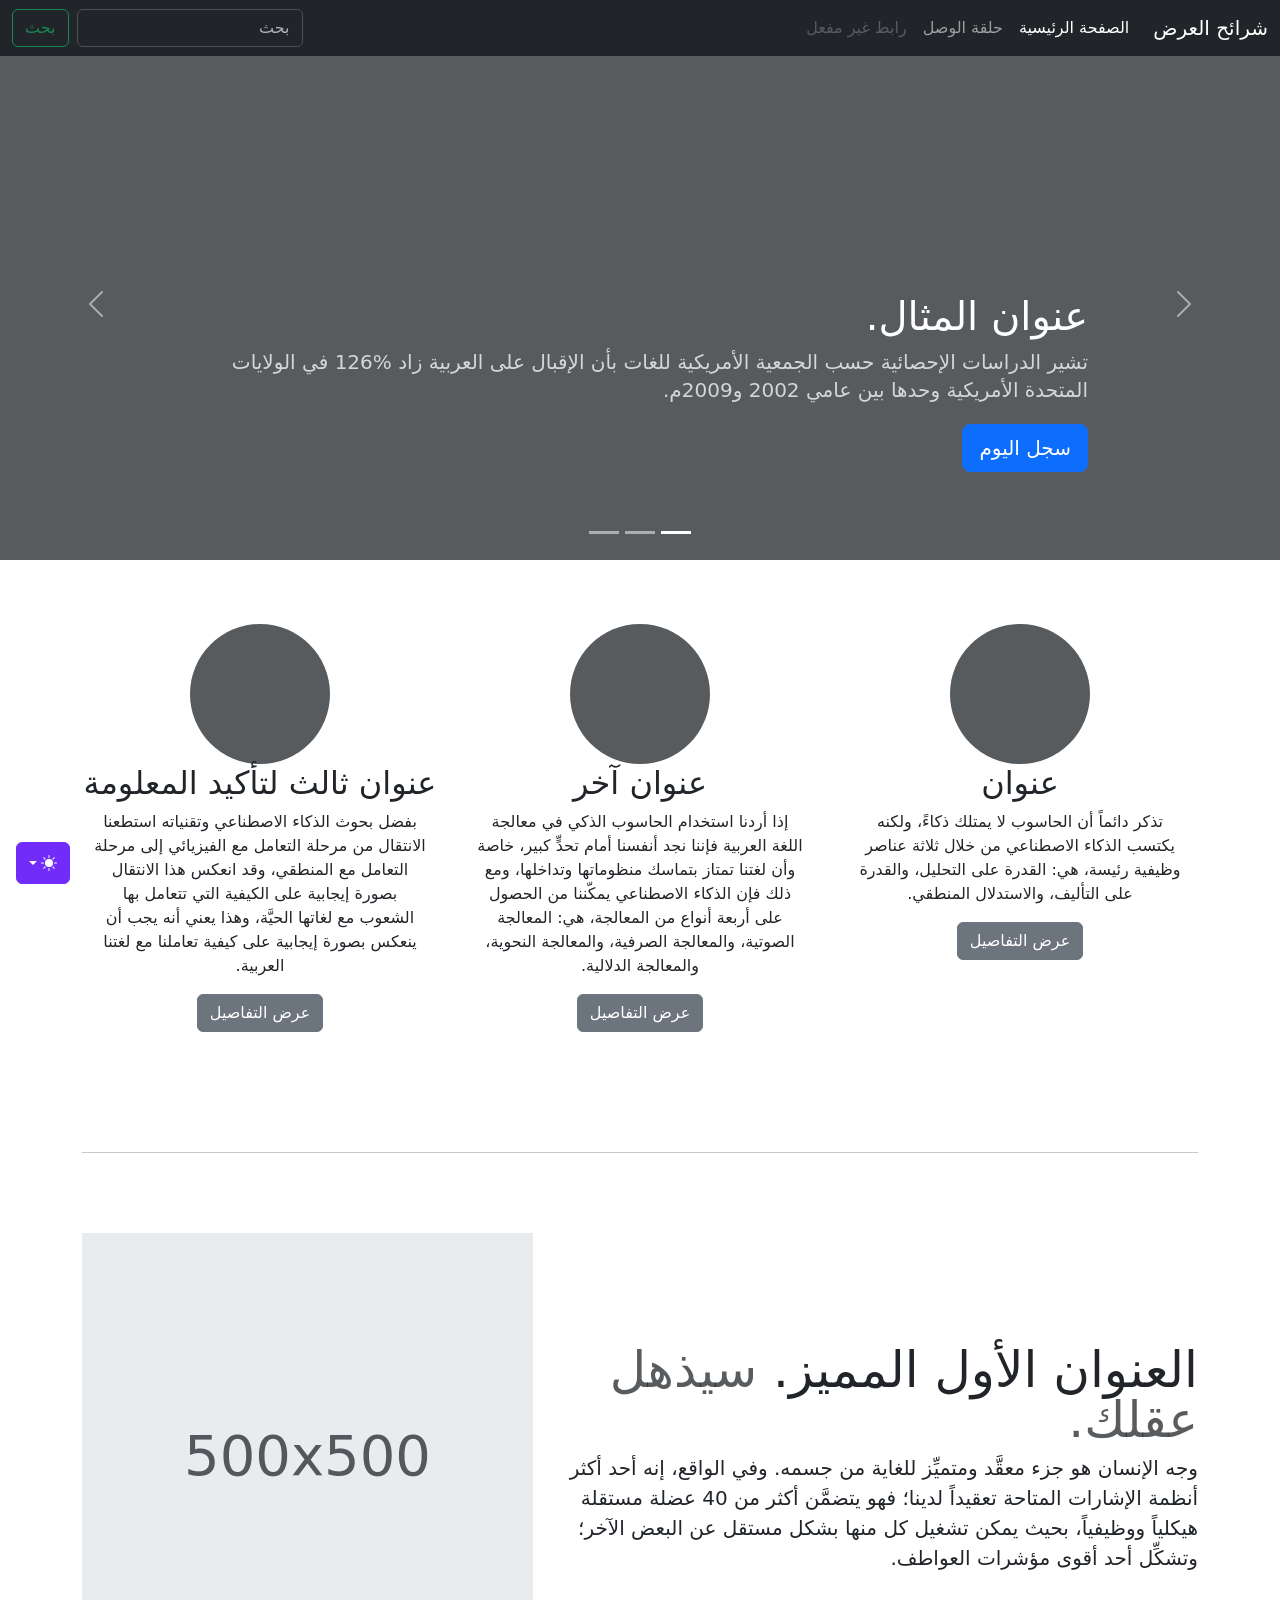
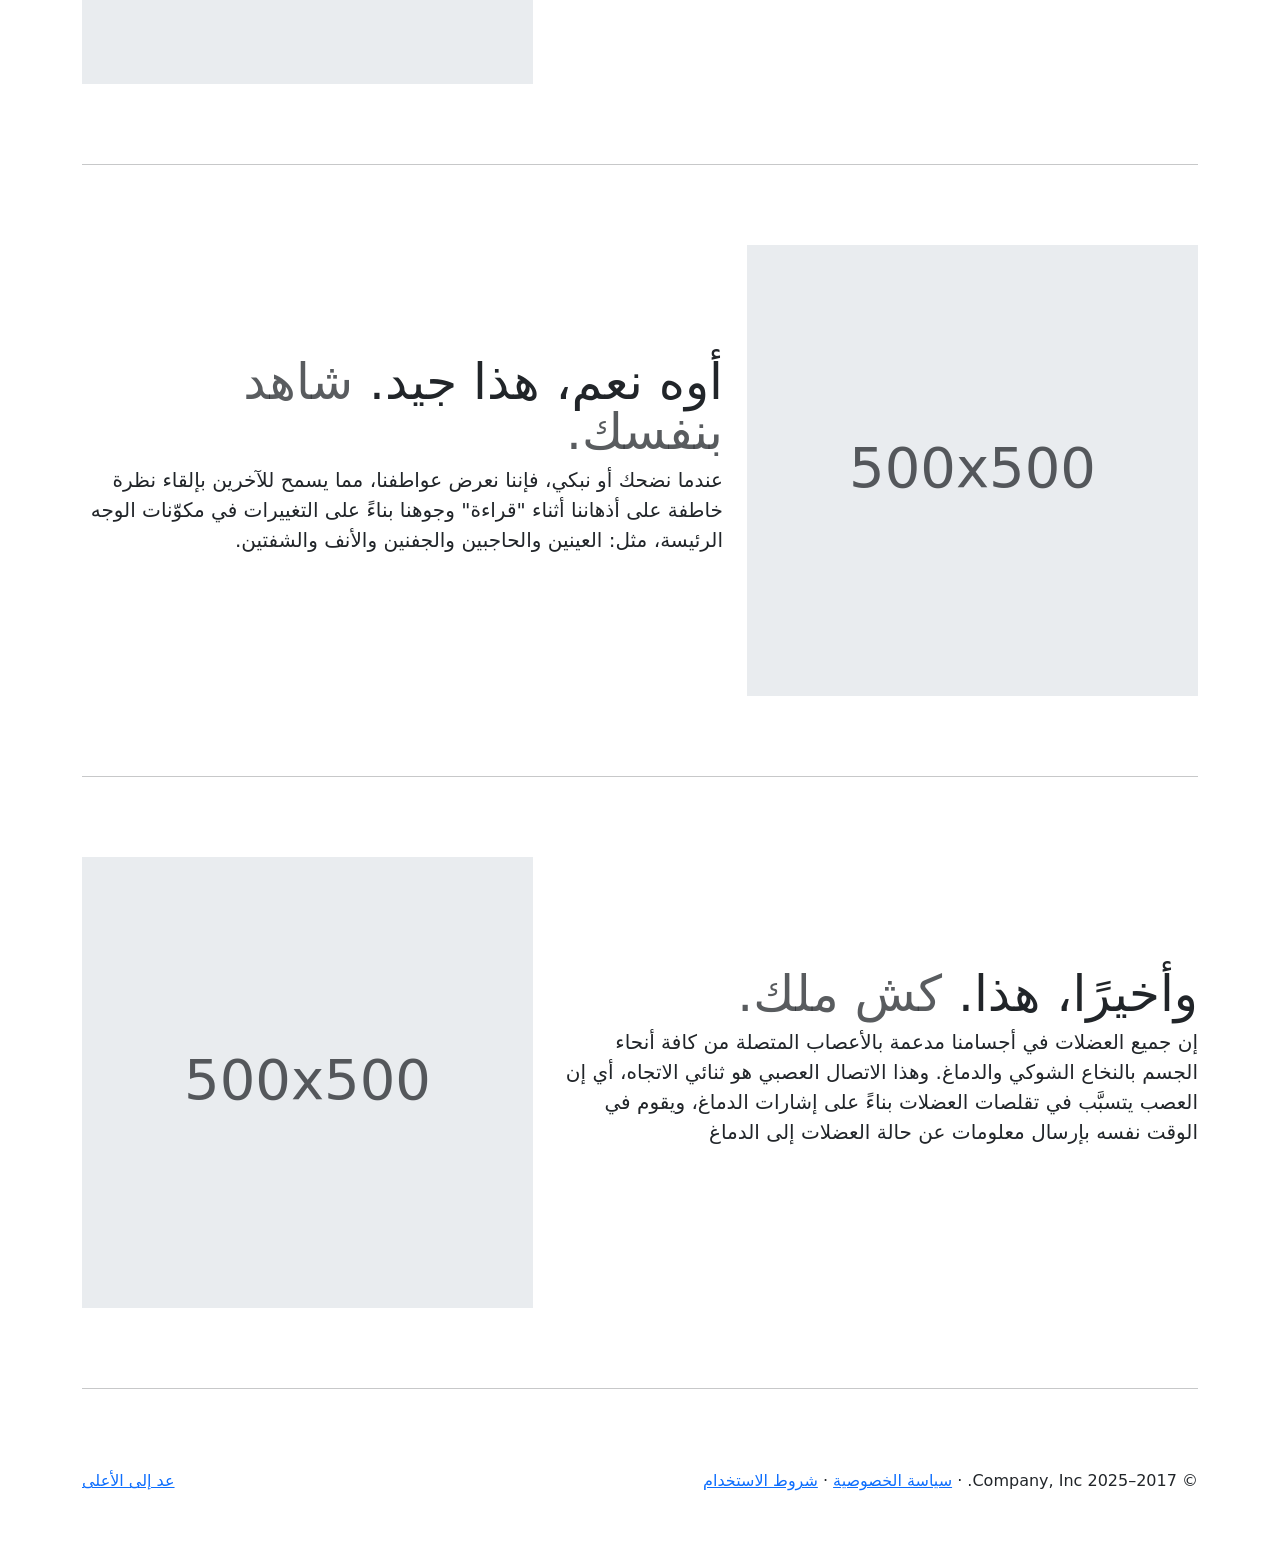
<file: bootstrap-5.3.8-examples/carousel-rtl/index.html>
<!doctype html>
<html lang="ar" dir="rtl" data-bs-theme="auto">
  <head>
    <meta charset="utf-8" />
    <meta name="viewport" content="width=device-width, initial-scale=1" />
    <meta name="description" content="" />
    <meta
      name="author"
      content="Mark Otto, Jacob Thornton, and Bootstrap contributors"
    />
    <meta name="generator" content="Astro v5.13.2" />
    <title>قالب شرائح العرض · Bootstrap v5.3</title>
    <link
      rel="canonical"
      href="https://getbootstrap.com/docs/5.3/examples/carousel-rtl/"
    />
    <script src="../assets/js/color-modes.js"></script>
    <link href="../assets/dist/css/bootstrap.rtl.min.css" rel="stylesheet" />
    <meta name="theme-color" content="#712cf9" />
    <link href="../carousel/carousel.rtl.css" rel="stylesheet" />
    <style>
      .bd-placeholder-img {
        font-size: 1.125rem;
        text-anchor: middle;
        -webkit-user-select: none;
        -moz-user-select: none;
        user-select: none;
      }
      @media (min-width: 768px) {
        .bd-placeholder-img-lg {
          font-size: 3.5rem;
        }
      }
      .b-example-divider {
        width: 100%;
        height: 3rem;
        background-color: #0000001a;
        border: solid rgba(0, 0, 0, 0.15);
        border-width: 1px 0;
        box-shadow:
          inset 0 0.5em 1.5em #0000001a,
          inset 0 0.125em 0.5em #00000026;
      }
      .b-example-vr {
        flex-shrink: 0;
        width: 1.5rem;
        height: 100vh;
      }
      .bi {
        vertical-align: -0.125em;
        fill: currentColor;
      }
      .nav-scroller {
        position: relative;
        z-index: 2;
        height: 2.75rem;
        overflow-y: hidden;
      }
      .nav-scroller .nav {
        display: flex;
        flex-wrap: nowrap;
        padding-bottom: 1rem;
        margin-top: -1px;
        overflow-x: auto;
        text-align: center;
        white-space: nowrap;
        -webkit-overflow-scrolling: touch;
      }
      .btn-bd-primary {
        --bd-violet-bg: #712cf9;
        --bd-violet-rgb: 112.520718, 44.062154, 249.437846;
        --bs-btn-font-weight: 600;
        --bs-btn-color: var(--bs-white);
        --bs-btn-bg: var(--bd-violet-bg);
        --bs-btn-border-color: var(--bd-violet-bg);
        --bs-btn-hover-color: var(--bs-white);
        --bs-btn-hover-bg: #6528e0;
        --bs-btn-hover-border-color: #6528e0;
        --bs-btn-focus-shadow-rgb: var(--bd-violet-rgb);
        --bs-btn-active-color: var(--bs-btn-hover-color);
        --bs-btn-active-bg: #5a23c8;
        --bs-btn-active-border-color: #5a23c8;
      }
      .bd-mode-toggle {
        z-index: 1500;
      }
      .bd-mode-toggle .bi {
        width: 1em;
        height: 1em;
      }
      .bd-mode-toggle .dropdown-menu .active .bi {
        display: block !important;
      }
    </style>
  </head>
  <body>
    <svg xmlns="http://www.w3.org/2000/svg" class="d-none">
      <symbol id="check2" viewBox="0 0 16 16">
        <path
          d="M13.854 3.646a.5.5 0 0 1 0 .708l-7 7a.5.5 0 0 1-.708 0l-3.5-3.5a.5.5 0 1 1 .708-.708L6.5 10.293l6.646-6.647a.5.5 0 0 1 .708 0z"
        ></path>
      </symbol>
      <symbol id="circle-half" viewBox="0 0 16 16">
        <path
          d="M8 15A7 7 0 1 0 8 1v14zm0 1A8 8 0 1 1 8 0a8 8 0 0 1 0 16z"
        ></path>
      </symbol>
      <symbol id="moon-stars-fill" viewBox="0 0 16 16">
        <path
          d="M6 .278a.768.768 0 0 1 .08.858 7.208 7.208 0 0 0-.878 3.46c0 4.021 3.278 7.277 7.318 7.277.527 0 1.04-.055 1.533-.16a.787.787 0 0 1 .81.316.733.733 0 0 1-.031.893A8.349 8.349 0 0 1 8.344 16C3.734 16 0 12.286 0 7.71 0 4.266 2.114 1.312 5.124.06A.752.752 0 0 1 6 .278z"
        ></path>
        <path
          d="M10.794 3.148a.217.217 0 0 1 .412 0l.387 1.162c.173.518.579.924 1.097 1.097l1.162.387a.217.217 0 0 1 0 .412l-1.162.387a1.734 1.734 0 0 0-1.097 1.097l-.387 1.162a.217.217 0 0 1-.412 0l-.387-1.162A1.734 1.734 0 0 0 9.31 6.593l-1.162-.387a.217.217 0 0 1 0-.412l1.162-.387a1.734 1.734 0 0 0 1.097-1.097l.387-1.162zM13.863.099a.145.145 0 0 1 .274 0l.258.774c.115.346.386.617.732.732l.774.258a.145.145 0 0 1 0 .274l-.774.258a1.156 1.156 0 0 0-.732.732l-.258.774a.145.145 0 0 1-.274 0l-.258-.774a1.156 1.156 0 0 0-.732-.732l-.774-.258a.145.145 0 0 1 0-.274l.774-.258c.346-.115.617-.386.732-.732L13.863.1z"
        ></path>
      </symbol>
      <symbol id="sun-fill" viewBox="0 0 16 16">
        <path
          d="M8 12a4 4 0 1 0 0-8 4 4 0 0 0 0 8zM8 0a.5.5 0 0 1 .5.5v2a.5.5 0 0 1-1 0v-2A.5.5 0 0 1 8 0zm0 13a.5.5 0 0 1 .5.5v2a.5.5 0 0 1-1 0v-2A.5.5 0 0 1 8 13zm8-5a.5.5 0 0 1-.5.5h-2a.5.5 0 0 1 0-1h2a.5.5 0 0 1 .5.5zM3 8a.5.5 0 0 1-.5.5h-2a.5.5 0 0 1 0-1h2A.5.5 0 0 1 3 8zm10.657-5.657a.5.5 0 0 1 0 .707l-1.414 1.415a.5.5 0 1 1-.707-.708l1.414-1.414a.5.5 0 0 1 .707 0zm-9.193 9.193a.5.5 0 0 1 0 .707L3.05 13.657a.5.5 0 0 1-.707-.707l1.414-1.414a.5.5 0 0 1 .707 0zm9.193 2.121a.5.5 0 0 1-.707 0l-1.414-1.414a.5.5 0 0 1 .707-.707l1.414 1.414a.5.5 0 0 1 0 .707zM4.464 4.465a.5.5 0 0 1-.707 0L2.343 3.05a.5.5 0 1 1 .707-.707l1.414 1.414a.5.5 0 0 1 0 .708z"
        ></path>
      </symbol>
    </svg>
    <div
      class="dropdown position-fixed bottom-0 end-0 mb-3 me-3 bd-mode-toggle"
    >
      <button
        class="btn btn-bd-primary py-2 dropdown-toggle d-flex align-items-center"
        id="bd-theme"
        type="button"
        aria-expanded="false"
        data-bs-toggle="dropdown"
        aria-label="Toggle theme (auto)"
      >
        <svg class="bi my-1 theme-icon-active" aria-hidden="true">
          <use href="#circle-half"></use>
        </svg>
        <span class="visually-hidden" id="bd-theme-text">Toggle theme</span>
      </button>
      <ul
        class="dropdown-menu dropdown-menu-end shadow"
        aria-labelledby="bd-theme-text"
      >
        <li>
          <button
            type="button"
            class="dropdown-item d-flex align-items-center"
            data-bs-theme-value="light"
            aria-pressed="false"
          >
            <svg class="bi me-2 opacity-50" aria-hidden="true">
              <use href="#sun-fill"></use>
            </svg>
            Light
            <svg class="bi ms-auto d-none" aria-hidden="true">
              <use href="#check2"></use>
            </svg>
          </button>
        </li>
        <li>
          <button
            type="button"
            class="dropdown-item d-flex align-items-center"
            data-bs-theme-value="dark"
            aria-pressed="false"
          >
            <svg class="bi me-2 opacity-50" aria-hidden="true">
              <use href="#moon-stars-fill"></use>
            </svg>
            Dark
            <svg class="bi ms-auto d-none" aria-hidden="true">
              <use href="#check2"></use>
            </svg>
          </button>
        </li>
        <li>
          <button
            type="button"
            class="dropdown-item d-flex align-items-center active"
            data-bs-theme-value="auto"
            aria-pressed="true"
          >
            <svg class="bi me-2 opacity-50" aria-hidden="true">
              <use href="#circle-half"></use>
            </svg>
            Auto
            <svg class="bi ms-auto d-none" aria-hidden="true">
              <use href="#check2"></use>
            </svg>
          </button>
        </li>
      </ul>
    </div>
    <header data-bs-theme="dark">
      <nav class="navbar navbar-expand-md navbar-dark fixed-top bg-dark">
        <div class="container-fluid">
          <a class="navbar-brand" href="#">شرائح العرض</a>
          <button
            class="navbar-toggler"
            type="button"
            data-bs-toggle="collapse"
            data-bs-target="#navbarCollapse"
            aria-controls="navbarCollapse"
            aria-expanded="false"
            aria-label="تبديل التنقل"
          >
            <span class="navbar-toggler-icon"></span>
          </button>
          <div class="collapse navbar-collapse" id="navbarCollapse">
            <ul class="navbar-nav me-auto mb-2 mb-md-0">
              <li class="nav-item">
                <a class="nav-link active" aria-current="page" href="#"
                  >الصفحة الرئيسية</a
                >
              </li>
              <li class="nav-item">
                <a class="nav-link" href="#">حلقة الوصل</a>
              </li>
              <li class="nav-item">
                <a class="nav-link disabled" aria-disabled="true"
                  >رابط غير مفعل</a
                >
              </li>
            </ul>
            <form class="d-flex" role="search">
              <input
                class="form-control me-2"
                type="search"
                placeholder="بحث"
                aria-label="بحث"
              />
              <button class="btn btn-outline-success" type="submit">بحث</button>
            </form>
          </div>
        </div>
      </nav>
    </header>
    <main>
      <div id="myCarousel" class="carousel slide mb-6" data-bs-ride="carousel">
        <div class="carousel-indicators">
          <button
            type="button"
            data-bs-target="#myCarousel"
            data-bs-slide-to="0"
            class="active"
            aria-current="true"
            aria-label="Slide 1"
          ></button>
          <button
            type="button"
            data-bs-target="#myCarousel"
            data-bs-slide-to="1"
            aria-label="Slide 2"
          ></button>
          <button
            type="button"
            data-bs-target="#myCarousel"
            data-bs-slide-to="2"
            aria-label="Slide 3"
          ></button>
        </div>
        <div class="carousel-inner">
          <div class="carousel-item active">
            <svg
              aria-hidden="true"
              class="bd-placeholder-img"
              height="100%"
              preserveAspectRatio="xMidYMid slice"
              width="100%"
              xmlns="http://www.w3.org/2000/svg"
            >
              <rect
                width="100%"
                height="100%"
                fill="var(--bs-secondary-color)"
              ></rect>
            </svg>
            <div class="container">
              <div class="carousel-caption text-start">
                <h1>عنوان المثال.</h1>
                <p class="opacity-75">
                  تشير الدراسات الإحصائية حسب الجمعية الأمريكية للغات بأن
                  الإقبال على العربية زاد %126 في الولايات المتحدة الأمريكية
                  وحدها بين عامي 2002 و2009م.
                </p>
                <p><a class="btn btn-lg btn-primary" href="#">سجل اليوم</a></p>
              </div>
            </div>
          </div>
          <div class="carousel-item">
            <svg
              aria-hidden="true"
              class="bd-placeholder-img"
              height="100%"
              preserveAspectRatio="xMidYMid slice"
              width="100%"
              xmlns="http://www.w3.org/2000/svg"
            >
              <rect
                width="100%"
                height="100%"
                fill="var(--bs-secondary-color)"
              ></rect>
            </svg>
            <div class="container">
              <div class="carousel-caption">
                <h1>عنوان مثال آخر.</h1>
                <p>
                  حسب المجلس الثقافي البريطاني فإن تعليم الإنجليزية داخل
                  بريطانيا يسهم في تعزيز اقتصادها بما يتجاوز ملياري جنيه سنوياً،
                  كما أنه وفر أكثر من 26 ألف وظيفة.
                </p>
                <p><a class="btn btn-lg btn-primary" href="#">أعرف أكثر</a></p>
              </div>
            </div>
          </div>
          <div class="carousel-item">
            <svg
              aria-hidden="true"
              class="bd-placeholder-img"
              height="100%"
              preserveAspectRatio="xMidYMid slice"
              width="100%"
              xmlns="http://www.w3.org/2000/svg"
            >
              <rect
                width="100%"
                height="100%"
                fill="var(--bs-secondary-color)"
              ></rect>
            </svg>
            <div class="container">
              <div class="carousel-caption text-end">
                <h1>واحد أكثر لقياس جيد.</h1>
                <p>
                  الإحصاءات لحجم الاستثمار اللغوي خارج بريطانيا تتفاوت من سنة
                  لأخرى إلا أن المدير التنفيذي للمجلس الثقافي البريطاني إدي
                  بايرز يرى أن استثمار تعليم الإنجليزية في الخارج لا يحسب على
                  المستوى المالي فحسب بل على المستوى السياسي أيضاً.
                </p>
                <p>
                  <a class="btn btn-lg btn-primary" href="#">تصفح المعرض</a>
                </p>
              </div>
            </div>
          </div>
        </div>
        <button
          class="carousel-control-prev"
          type="button"
          data-bs-target="#myCarousel"
          data-bs-slide="prev"
        >
          <span class="carousel-control-prev-icon" aria-hidden="true"></span>
          <span class="visually-hidden">السابق</span>
        </button>
        <button
          class="carousel-control-next"
          type="button"
          data-bs-target="#myCarousel"
          data-bs-slide="next"
        >
          <span class="carousel-control-next-icon" aria-hidden="true"></span>
          <span class="visually-hidden">التالي</span>
        </button>
      </div>
      <!-- Marketing messaging and featurettes
  ================================================== -->
      <!-- Wrap the rest of the page in another container to center all the content. -->
      <div class="container marketing">
        <!-- Three columns of text below the carousel -->
        <div class="row">
          <div class="col-lg-4">
            <svg
              aria-label="Placeholder"
              class="bd-placeholder-img rounded-circle"
              height="140"
              preserveAspectRatio="xMidYMid slice"
              role="img"
              width="140"
              xmlns="http://www.w3.org/2000/svg"
            >
              <title>Placeholder</title>
              <rect
                width="100%"
                height="100%"
                fill="var(--bs-secondary-color)"
              ></rect>
            </svg>
            <h2 class="fw-normal">عنوان</h2>
            <p>
              تذكر دائماً أن الحاسوب لا يمتلك ذكاءً، ولكنه يكتسب الذكاء
              الاصطناعي من خلال ثلاثة عناصر وظيفية رئيسة، هي: القدرة على
              التحليل، والقدرة على التأليف، والاستدلال المنطقي.
            </p>
            <p><a class="btn btn-secondary" href="#">عرض التفاصيل</a></p>
          </div>
          <!-- /.col-lg-4 -->
          <div class="col-lg-4">
            <svg
              aria-label="Placeholder"
              class="bd-placeholder-img rounded-circle"
              height="140"
              preserveAspectRatio="xMidYMid slice"
              role="img"
              width="140"
              xmlns="http://www.w3.org/2000/svg"
            >
              <title>Placeholder</title>
              <rect
                width="100%"
                height="100%"
                fill="var(--bs-secondary-color)"
              ></rect>
            </svg>
            <h2 class="fw-normal">عنوان آخر</h2>
            <p>
              إذا أردنا استخدام الحاسوب الذكي في معالجة اللغة العربية فإننا نجد
              أنفسنا أمام تحدٍّ كبير، خاصة وأن لغتنا تمتاز بتماسك منظوماتها
              وتداخلها، ومع ذلك فإن الذكاء الاصطناعي يمكّننا من الحصول على أربعة
              أنواع من المعالجة، هي: المعالجة الصوتية، والمعالجة الصرفية،
              والمعالجة النحوية، والمعالجة الدلالية.
            </p>
            <p><a class="btn btn-secondary" href="#">عرض التفاصيل</a></p>
          </div>
          <!-- /.col-lg-4 -->
          <div class="col-lg-4">
            <svg
              aria-label="Placeholder"
              class="bd-placeholder-img rounded-circle"
              height="140"
              preserveAspectRatio="xMidYMid slice"
              role="img"
              width="140"
              xmlns="http://www.w3.org/2000/svg"
            >
              <title>Placeholder</title>
              <rect
                width="100%"
                height="100%"
                fill="var(--bs-secondary-color)"
              ></rect>
            </svg>
            <h2 class="fw-normal">عنوان ثالث لتأكيد المعلومة</h2>
            <p>
              بفضل بحوث الذكاء الاصطناعي وتقنياته استطعنا الانتقال من مرحلة
              التعامل مع الفيزيائي إلى مرحلة التعامل مع المنطقي، وقد انعكس هذا
              الانتقال بصورة إيجابية على الكيفية التي تتعامل بها الشعوب مع
              لغاتها الحيَّة، وهذا يعني أنه يجب أن ينعكس بصورة إيجابية على كيفية
              تعاملنا مع لغتنا العربية.
            </p>
            <p><a class="btn btn-secondary" href="#">عرض التفاصيل</a></p>
          </div>
          <!-- /.col-lg-4 -->
        </div>
        <!-- /.row -->
        <!-- START THE FEATURETTES -->
        <hr class="featurette-divider" />
        <div class="row featurette">
          <div class="col-md-7">
            <h2 class="featurette-heading fw-normal lh-1">
              العنوان الأول المميز.
              <span class="text-body-secondary"> سيذهل عقلك. </span>
            </h2>
            <p class="lead">
              وجه الإنسان هو جزء معقَّد ومتميِّز للغاية من جسمه. وفي الواقع، إنه
              أحد أكثر أنظمة الإشارات المتاحة تعقيداً لدينا؛ فهو يتضمَّن أكثر من
              40 عضلة مستقلة هيكلياً ووظيفياً، بحيث يمكن تشغيل كل منها بشكل
              مستقل عن البعض الآخر؛ وتشكِّل أحد أقوى مؤشرات العواطف.
            </p>
          </div>
          <div class="col-md-5">
            <svg
              aria-label="Placeholder: 500x500"
              class="bd-placeholder-img bd-placeholder-img-lg featurette-image img-fluid mx-auto"
              height="500"
              preserveAspectRatio="xMidYMid slice"
              role="img"
              width="500"
              xmlns="http://www.w3.org/2000/svg"
            >
              <title>Placeholder</title>
              <rect
                width="100%"
                height="100%"
                fill="var(--bs-secondary-bg)"
              ></rect>
              <text x="50%" y="50%" fill="var(--bs-secondary-color)" dy=".3em">
                500x500
              </text>
            </svg>
          </div>
        </div>
        <hr class="featurette-divider" />
        <div class="row featurette">
          <div class="col-md-7 order-md-2">
            <h2 class="featurette-heading fw-normal lh-1">
              أوه نعم، هذا جيد.
              <span class="text-body-secondary"> شاهد بنفسك. </span>
            </h2>
            <p class="lead">
              عندما نضحك أو نبكي، فإننا نعرض عواطفنا، مما يسمح للآخرين بإلقاء
              نظرة خاطفة على أذهاننا أثناء "قراءة" وجوهنا بناءً على التغييرات في
              مكوّنات الوجه الرئيسة، مثل: العينين والحاجبين والجفنين والأنف
              والشفتين.
            </p>
          </div>
          <div class="col-md-5 order-md-1">
            <svg
              aria-label="Placeholder: 500x500"
              class="bd-placeholder-img bd-placeholder-img-lg featurette-image img-fluid mx-auto"
              height="500"
              preserveAspectRatio="xMidYMid slice"
              role="img"
              width="500"
              xmlns="http://www.w3.org/2000/svg"
            >
              <title>Placeholder</title>
              <rect
                width="100%"
                height="100%"
                fill="var(--bs-secondary-bg)"
              ></rect>
              <text x="50%" y="50%" fill="var(--bs-secondary-color)" dy=".3em">
                500x500
              </text>
            </svg>
          </div>
        </div>
        <hr class="featurette-divider" />
        <div class="row featurette">
          <div class="col-md-7">
            <h2 class="featurette-heading fw-normal lh-1">
              وأخيرًا، هذا. <span class="text-body-secondary"> كش ملك. </span>
            </h2>
            <p class="lead">
              إن جميع العضلات في أجسامنا مدعمة بالأعصاب المتصلة من كافة أنحاء
              الجسم بالنخاع الشوكي والدماغ. وهذا الاتصال العصبي هو ثنائي
              الاتجاه، أي إن العصب يتسبَّب في تقلصات العضلات بناءً على إشارات
              الدماغ، ويقوم في الوقت نفسه بإرسال معلومات عن حالة العضلات إلى
              الدماغ
            </p>
          </div>
          <div class="col-md-5">
            <svg
              aria-label="Placeholder: 500x500"
              class="bd-placeholder-img bd-placeholder-img-lg featurette-image img-fluid mx-auto"
              height="500"
              preserveAspectRatio="xMidYMid slice"
              role="img"
              width="500"
              xmlns="http://www.w3.org/2000/svg"
            >
              <title>Placeholder</title>
              <rect
                width="100%"
                height="100%"
                fill="var(--bs-secondary-bg)"
              ></rect>
              <text x="50%" y="50%" fill="var(--bs-secondary-color)" dy=".3em">
                500x500
              </text>
            </svg>
          </div>
        </div>
        <hr class="featurette-divider" />
        <!-- /END THE FEATURETTES -->
      </div>
      <!-- /.container -->
      <!-- FOOTER -->
      <footer class="container">
        <p class="float-end"><a href="#">عد إلى الأعلى</a></p>
        <p>
          &copy; 2017–2025 Company, Inc. &middot;
          <a href="#">سياسة الخصوصية</a> &middot; <a href="#">شروط الاستخدام</a>
        </p>
      </footer>
    </main>
    <script
      src="../assets/dist/js/bootstrap.bundle.min.js"
      class="astro-vvvwv3sm"
    ></script>
  </body>
</html>
</file>
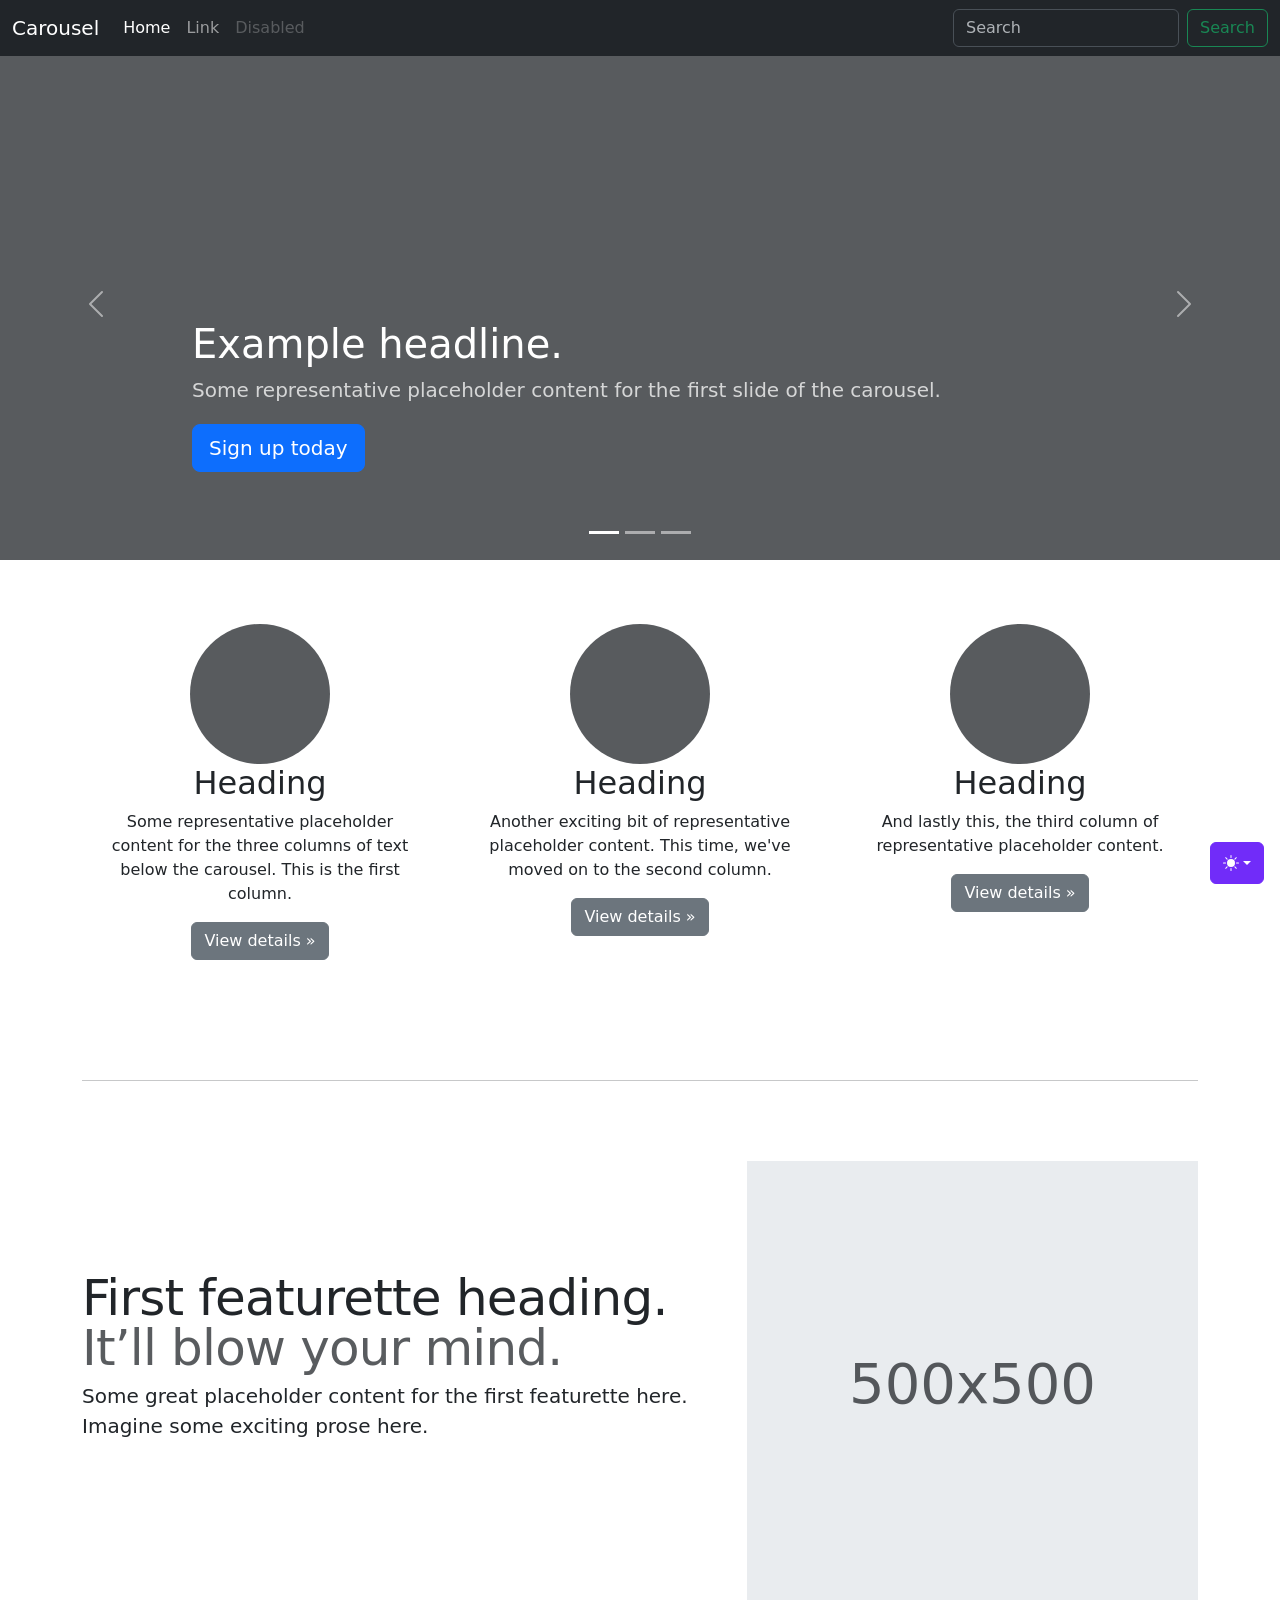
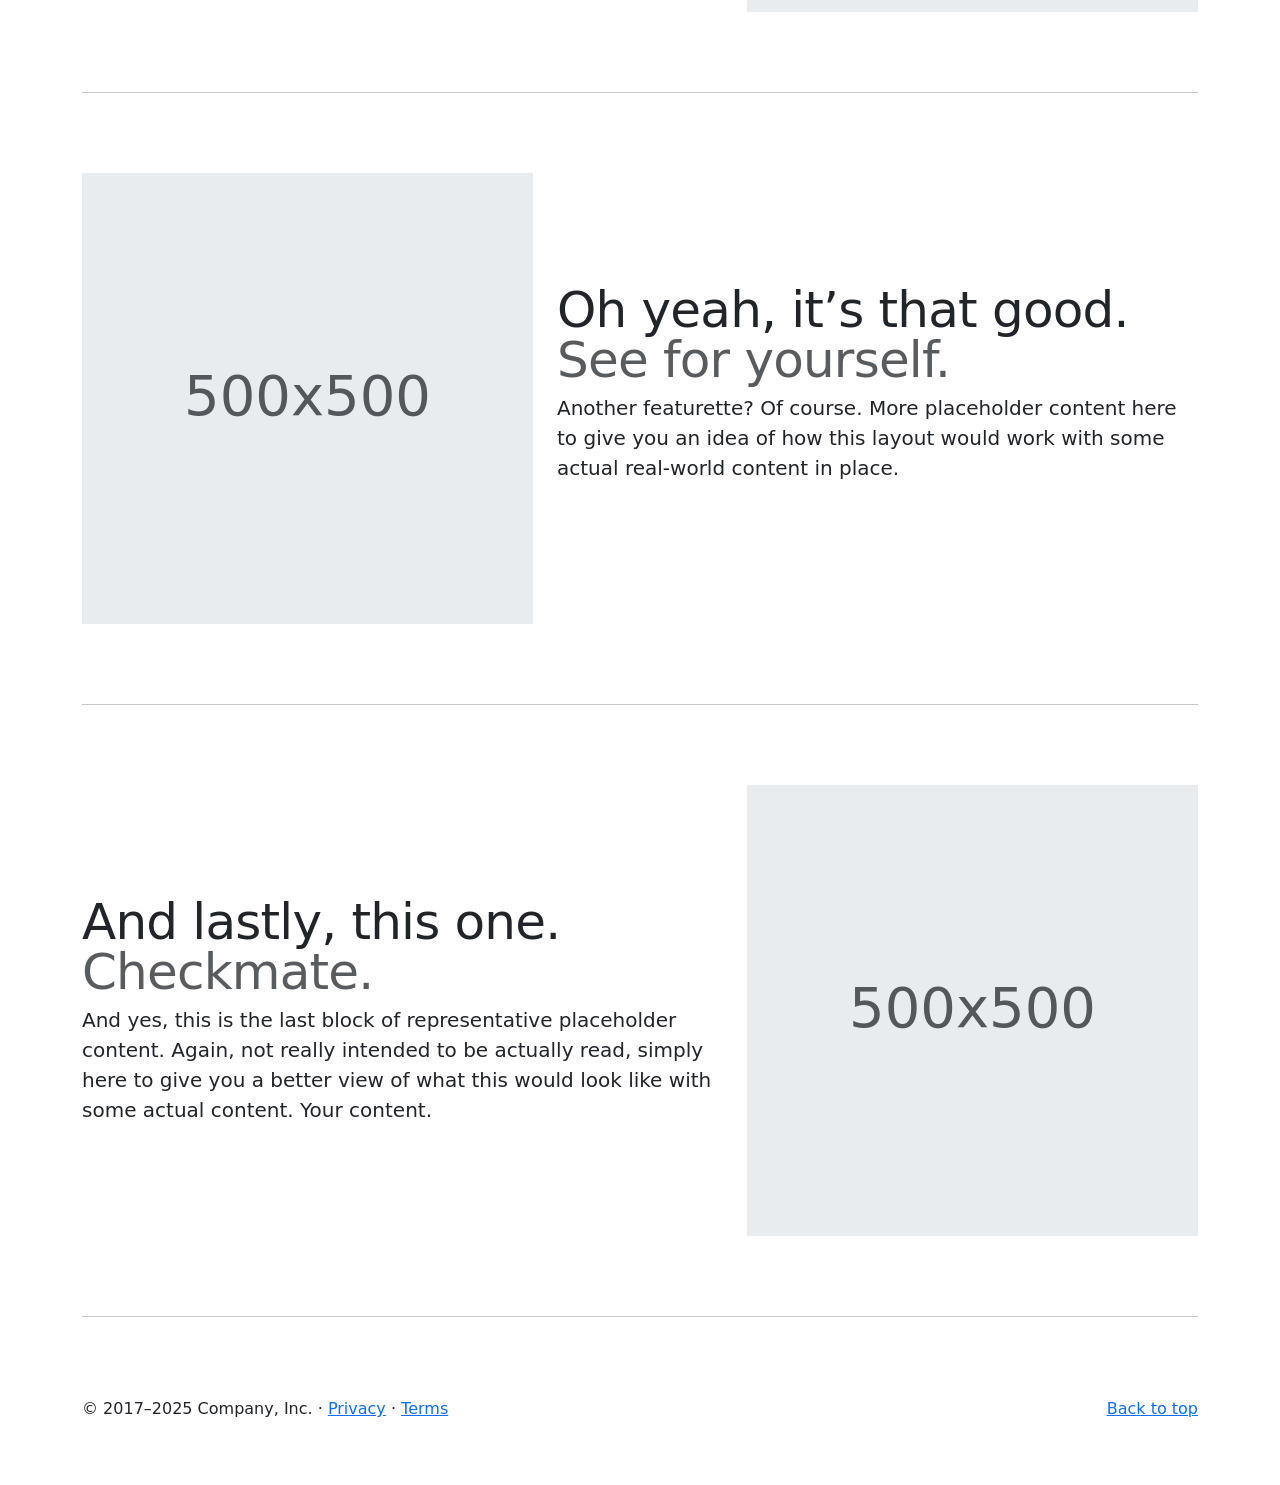
<file: bootstrap-5.3.8-examples/carousel/index.html>
<!doctype html>
<html lang="en" data-bs-theme="auto">
  <head>
    <meta charset="utf-8" />
    <meta name="viewport" content="width=device-width, initial-scale=1" />
    <meta name="description" content="" />
    <meta
      name="author"
      content="Mark Otto, Jacob Thornton, and Bootstrap contributors"
    />
    <meta name="generator" content="Astro v5.13.2" />
    <title>Carousel Template · Bootstrap v5.3</title>
    <link
      rel="canonical"
      href="https://getbootstrap.com/docs/5.3/examples/carousel/"
    />
    <script src="../assets/js/color-modes.js"></script>
    <link href="../assets/dist/css/bootstrap.min.css" rel="stylesheet" />
    <meta name="theme-color" content="#712cf9" />
    <link href="carousel.css" rel="stylesheet" />
    <style>
      .bd-placeholder-img {
        font-size: 1.125rem;
        text-anchor: middle;
        -webkit-user-select: none;
        -moz-user-select: none;
        user-select: none;
      }
      @media (min-width: 768px) {
        .bd-placeholder-img-lg {
          font-size: 3.5rem;
        }
      }
      .b-example-divider {
        width: 100%;
        height: 3rem;
        background-color: #0000001a;
        border: solid rgba(0, 0, 0, 0.15);
        border-width: 1px 0;
        box-shadow:
          inset 0 0.5em 1.5em #0000001a,
          inset 0 0.125em 0.5em #00000026;
      }
      .b-example-vr {
        flex-shrink: 0;
        width: 1.5rem;
        height: 100vh;
      }
      .bi {
        vertical-align: -0.125em;
        fill: currentColor;
      }
      .nav-scroller {
        position: relative;
        z-index: 2;
        height: 2.75rem;
        overflow-y: hidden;
      }
      .nav-scroller .nav {
        display: flex;
        flex-wrap: nowrap;
        padding-bottom: 1rem;
        margin-top: -1px;
        overflow-x: auto;
        text-align: center;
        white-space: nowrap;
        -webkit-overflow-scrolling: touch;
      }
      .btn-bd-primary {
        --bd-violet-bg: #712cf9;
        --bd-violet-rgb: 112.520718, 44.062154, 249.437846;
        --bs-btn-font-weight: 600;
        --bs-btn-color: var(--bs-white);
        --bs-btn-bg: var(--bd-violet-bg);
        --bs-btn-border-color: var(--bd-violet-bg);
        --bs-btn-hover-color: var(--bs-white);
        --bs-btn-hover-bg: #6528e0;
        --bs-btn-hover-border-color: #6528e0;
        --bs-btn-focus-shadow-rgb: var(--bd-violet-rgb);
        --bs-btn-active-color: var(--bs-btn-hover-color);
        --bs-btn-active-bg: #5a23c8;
        --bs-btn-active-border-color: #5a23c8;
      }
      .bd-mode-toggle {
        z-index: 1500;
      }
      .bd-mode-toggle .bi {
        width: 1em;
        height: 1em;
      }
      .bd-mode-toggle .dropdown-menu .active .bi {
        display: block !important;
      }
    </style>
  </head>
  <body>
    <svg xmlns="http://www.w3.org/2000/svg" class="d-none">
      <symbol id="check2" viewBox="0 0 16 16">
        <path
          d="M13.854 3.646a.5.5 0 0 1 0 .708l-7 7a.5.5 0 0 1-.708 0l-3.5-3.5a.5.5 0 1 1 .708-.708L6.5 10.293l6.646-6.647a.5.5 0 0 1 .708 0z"
        ></path>
      </symbol>
      <symbol id="circle-half" viewBox="0 0 16 16">
        <path
          d="M8 15A7 7 0 1 0 8 1v14zm0 1A8 8 0 1 1 8 0a8 8 0 0 1 0 16z"
        ></path>
      </symbol>
      <symbol id="moon-stars-fill" viewBox="0 0 16 16">
        <path
          d="M6 .278a.768.768 0 0 1 .08.858 7.208 7.208 0 0 0-.878 3.46c0 4.021 3.278 7.277 7.318 7.277.527 0 1.04-.055 1.533-.16a.787.787 0 0 1 .81.316.733.733 0 0 1-.031.893A8.349 8.349 0 0 1 8.344 16C3.734 16 0 12.286 0 7.71 0 4.266 2.114 1.312 5.124.06A.752.752 0 0 1 6 .278z"
        ></path>
        <path
          d="M10.794 3.148a.217.217 0 0 1 .412 0l.387 1.162c.173.518.579.924 1.097 1.097l1.162.387a.217.217 0 0 1 0 .412l-1.162.387a1.734 1.734 0 0 0-1.097 1.097l-.387 1.162a.217.217 0 0 1-.412 0l-.387-1.162A1.734 1.734 0 0 0 9.31 6.593l-1.162-.387a.217.217 0 0 1 0-.412l1.162-.387a1.734 1.734 0 0 0 1.097-1.097l.387-1.162zM13.863.099a.145.145 0 0 1 .274 0l.258.774c.115.346.386.617.732.732l.774.258a.145.145 0 0 1 0 .274l-.774.258a1.156 1.156 0 0 0-.732.732l-.258.774a.145.145 0 0 1-.274 0l-.258-.774a1.156 1.156 0 0 0-.732-.732l-.774-.258a.145.145 0 0 1 0-.274l.774-.258c.346-.115.617-.386.732-.732L13.863.1z"
        ></path>
      </symbol>
      <symbol id="sun-fill" viewBox="0 0 16 16">
        <path
          d="M8 12a4 4 0 1 0 0-8 4 4 0 0 0 0 8zM8 0a.5.5 0 0 1 .5.5v2a.5.5 0 0 1-1 0v-2A.5.5 0 0 1 8 0zm0 13a.5.5 0 0 1 .5.5v2a.5.5 0 0 1-1 0v-2A.5.5 0 0 1 8 13zm8-5a.5.5 0 0 1-.5.5h-2a.5.5 0 0 1 0-1h2a.5.5 0 0 1 .5.5zM3 8a.5.5 0 0 1-.5.5h-2a.5.5 0 0 1 0-1h2A.5.5 0 0 1 3 8zm10.657-5.657a.5.5 0 0 1 0 .707l-1.414 1.415a.5.5 0 1 1-.707-.708l1.414-1.414a.5.5 0 0 1 .707 0zm-9.193 9.193a.5.5 0 0 1 0 .707L3.05 13.657a.5.5 0 0 1-.707-.707l1.414-1.414a.5.5 0 0 1 .707 0zm9.193 2.121a.5.5 0 0 1-.707 0l-1.414-1.414a.5.5 0 0 1 .707-.707l1.414 1.414a.5.5 0 0 1 0 .707zM4.464 4.465a.5.5 0 0 1-.707 0L2.343 3.05a.5.5 0 1 1 .707-.707l1.414 1.414a.5.5 0 0 1 0 .708z"
        ></path>
      </symbol>
    </svg>
    <div
      class="dropdown position-fixed bottom-0 end-0 mb-3 me-3 bd-mode-toggle"
    >
      <button
        class="btn btn-bd-primary py-2 dropdown-toggle d-flex align-items-center"
        id="bd-theme"
        type="button"
        aria-expanded="false"
        data-bs-toggle="dropdown"
        aria-label="Toggle theme (auto)"
      >
        <svg class="bi my-1 theme-icon-active" aria-hidden="true">
          <use href="#circle-half"></use>
        </svg>
        <span class="visually-hidden" id="bd-theme-text">Toggle theme</span>
      </button>
      <ul
        class="dropdown-menu dropdown-menu-end shadow"
        aria-labelledby="bd-theme-text"
      >
        <li>
          <button
            type="button"
            class="dropdown-item d-flex align-items-center"
            data-bs-theme-value="light"
            aria-pressed="false"
          >
            <svg class="bi me-2 opacity-50" aria-hidden="true">
              <use href="#sun-fill"></use>
            </svg>
            Light
            <svg class="bi ms-auto d-none" aria-hidden="true">
              <use href="#check2"></use>
            </svg>
          </button>
        </li>
        <li>
          <button
            type="button"
            class="dropdown-item d-flex align-items-center"
            data-bs-theme-value="dark"
            aria-pressed="false"
          >
            <svg class="bi me-2 opacity-50" aria-hidden="true">
              <use href="#moon-stars-fill"></use>
            </svg>
            Dark
            <svg class="bi ms-auto d-none" aria-hidden="true">
              <use href="#check2"></use>
            </svg>
          </button>
        </li>
        <li>
          <button
            type="button"
            class="dropdown-item d-flex align-items-center active"
            data-bs-theme-value="auto"
            aria-pressed="true"
          >
            <svg class="bi me-2 opacity-50" aria-hidden="true">
              <use href="#circle-half"></use>
            </svg>
            Auto
            <svg class="bi ms-auto d-none" aria-hidden="true">
              <use href="#check2"></use>
            </svg>
          </button>
        </li>
      </ul>
    </div>
    <header data-bs-theme="dark">
      <nav class="navbar navbar-expand-md navbar-dark fixed-top bg-dark">
        <div class="container-fluid">
          <a class="navbar-brand" href="#">Carousel</a>
          <button
            class="navbar-toggler"
            type="button"
            data-bs-toggle="collapse"
            data-bs-target="#navbarCollapse"
            aria-controls="navbarCollapse"
            aria-expanded="false"
            aria-label="Toggle navigation"
          >
            <span class="navbar-toggler-icon"></span>
          </button>
          <div class="collapse navbar-collapse" id="navbarCollapse">
            <ul class="navbar-nav me-auto mb-2 mb-md-0">
              <li class="nav-item">
                <a class="nav-link active" aria-current="page" href="#">Home</a>
              </li>
              <li class="nav-item"><a class="nav-link" href="#">Link</a></li>
              <li class="nav-item">
                <a class="nav-link disabled" aria-disabled="true">Disabled</a>
              </li>
            </ul>
            <form class="d-flex" role="search">
              <input
                class="form-control me-2"
                type="search"
                placeholder="Search"
                aria-label="Search"
              />
              <button class="btn btn-outline-success" type="submit">
                Search
              </button>
            </form>
          </div>
        </div>
      </nav>
    </header>
    <main>
      <div id="myCarousel" class="carousel slide mb-6" data-bs-ride="carousel">
        <div class="carousel-indicators">
          <button
            type="button"
            data-bs-target="#myCarousel"
            data-bs-slide-to="0"
            class="active"
            aria-current="true"
            aria-label="Slide 1"
          ></button>
          <button
            type="button"
            data-bs-target="#myCarousel"
            data-bs-slide-to="1"
            aria-label="Slide 2"
          ></button>
          <button
            type="button"
            data-bs-target="#myCarousel"
            data-bs-slide-to="2"
            aria-label="Slide 3"
          ></button>
        </div>
        <div class="carousel-inner">
          <div class="carousel-item active">
            <svg
              aria-hidden="true"
              class="bd-placeholder-img"
              height="100%"
              preserveAspectRatio="xMidYMid slice"
              width="100%"
              xmlns="http://www.w3.org/2000/svg"
            >
              <rect
                width="100%"
                height="100%"
                fill="var(--bs-secondary-color)"
              ></rect>
            </svg>
            <div class="container">
              <div class="carousel-caption text-start">
                <h1>Example headline.</h1>
                <p class="opacity-75">
                  Some representative placeholder content for the first slide of
                  the carousel.
                </p>
                <p>
                  <a class="btn btn-lg btn-primary" href="#">Sign up today</a>
                </p>
              </div>
            </div>
          </div>
          <div class="carousel-item">
            <svg
              aria-hidden="true"
              class="bd-placeholder-img"
              height="100%"
              preserveAspectRatio="xMidYMid slice"
              width="100%"
              xmlns="http://www.w3.org/2000/svg"
            >
              <rect
                width="100%"
                height="100%"
                fill="var(--bs-secondary-color)"
              ></rect>
            </svg>
            <div class="container">
              <div class="carousel-caption">
                <h1>Another example headline.</h1>
                <p>
                  Some representative placeholder content for the second slide
                  of the carousel.
                </p>
                <p><a class="btn btn-lg btn-primary" href="#">Learn more</a></p>
              </div>
            </div>
          </div>
          <div class="carousel-item">
            <svg
              aria-hidden="true"
              class="bd-placeholder-img"
              height="100%"
              preserveAspectRatio="xMidYMid slice"
              width="100%"
              xmlns="http://www.w3.org/2000/svg"
            >
              <rect
                width="100%"
                height="100%"
                fill="var(--bs-secondary-color)"
              ></rect>
            </svg>
            <div class="container">
              <div class="carousel-caption text-end">
                <h1>One more for good measure.</h1>
                <p>
                  Some representative placeholder content for the third slide of
                  this carousel.
                </p>
                <p>
                  <a class="btn btn-lg btn-primary" href="#">Browse gallery</a>
                </p>
              </div>
            </div>
          </div>
        </div>
        <button
          class="carousel-control-prev"
          type="button"
          data-bs-target="#myCarousel"
          data-bs-slide="prev"
        >
          <span class="carousel-control-prev-icon" aria-hidden="true"></span>
          <span class="visually-hidden">Previous</span>
        </button>
        <button
          class="carousel-control-next"
          type="button"
          data-bs-target="#myCarousel"
          data-bs-slide="next"
        >
          <span class="carousel-control-next-icon" aria-hidden="true"></span>
          <span class="visually-hidden">Next</span>
        </button>
      </div>
      <!-- Marketing messaging and featurettes
  ================================================== -->
      <!-- Wrap the rest of the page in another container to center all the content. -->
      <div class="container marketing">
        <!-- Three columns of text below the carousel -->
        <div class="row">
          <div class="col-lg-4">
            <svg
              aria-label="Placeholder"
              class="bd-placeholder-img rounded-circle"
              height="140"
              preserveAspectRatio="xMidYMid slice"
              role="img"
              width="140"
              xmlns="http://www.w3.org/2000/svg"
            >
              <title>Placeholder</title>
              <rect
                width="100%"
                height="100%"
                fill="var(--bs-secondary-color)"
              ></rect>
            </svg>
            <h2 class="fw-normal">Heading</h2>
            <p>
              Some representative placeholder content for the three columns of
              text below the carousel. This is the first column.
            </p>
            <p>
              <a class="btn btn-secondary" href="#">View details &raquo;</a>
            </p>
          </div>
          <!-- /.col-lg-4 -->
          <div class="col-lg-4">
            <svg
              aria-label="Placeholder"
              class="bd-placeholder-img rounded-circle"
              height="140"
              preserveAspectRatio="xMidYMid slice"
              role="img"
              width="140"
              xmlns="http://www.w3.org/2000/svg"
            >
              <title>Placeholder</title>
              <rect
                width="100%"
                height="100%"
                fill="var(--bs-secondary-color)"
              ></rect>
            </svg>
            <h2 class="fw-normal">Heading</h2>
            <p>
              Another exciting bit of representative placeholder content. This
              time, we've moved on to the second column.
            </p>
            <p>
              <a class="btn btn-secondary" href="#">View details &raquo;</a>
            </p>
          </div>
          <!-- /.col-lg-4 -->
          <div class="col-lg-4">
            <svg
              aria-label="Placeholder"
              class="bd-placeholder-img rounded-circle"
              height="140"
              preserveAspectRatio="xMidYMid slice"
              role="img"
              width="140"
              xmlns="http://www.w3.org/2000/svg"
            >
              <title>Placeholder</title>
              <rect
                width="100%"
                height="100%"
                fill="var(--bs-secondary-color)"
              ></rect>
            </svg>
            <h2 class="fw-normal">Heading</h2>
            <p>
              And lastly this, the third column of representative placeholder
              content.
            </p>
            <p>
              <a class="btn btn-secondary" href="#">View details &raquo;</a>
            </p>
          </div>
          <!-- /.col-lg-4 -->
        </div>
        <!-- /.row -->
        <!-- START THE FEATURETTES -->
        <hr class="featurette-divider" />
        <div class="row featurette">
          <div class="col-md-7">
            <h2 class="featurette-heading fw-normal lh-1">
              First featurette heading.
              <span class="text-body-secondary">It’ll blow your mind.</span>
            </h2>
            <p class="lead">
              Some great placeholder content for the first featurette here.
              Imagine some exciting prose here.
            </p>
          </div>
          <div class="col-md-5">
            <svg
              aria-label="Placeholder: 500x500"
              class="bd-placeholder-img bd-placeholder-img-lg featurette-image img-fluid mx-auto"
              height="500"
              preserveAspectRatio="xMidYMid slice"
              role="img"
              width="500"
              xmlns="http://www.w3.org/2000/svg"
            >
              <title>Placeholder</title>
              <rect
                width="100%"
                height="100%"
                fill="var(--bs-secondary-bg)"
              ></rect>
              <text x="50%" y="50%" fill="var(--bs-secondary-color)" dy=".3em">
                500x500
              </text>
            </svg>
          </div>
        </div>
        <hr class="featurette-divider" />
        <div class="row featurette">
          <div class="col-md-7 order-md-2">
            <h2 class="featurette-heading fw-normal lh-1">
              Oh yeah, it’s that good.
              <span class="text-body-secondary">See for yourself.</span>
            </h2>
            <p class="lead">
              Another featurette? Of course. More placeholder content here to
              give you an idea of how this layout would work with some actual
              real-world content in place.
            </p>
          </div>
          <div class="col-md-5 order-md-1">
            <svg
              aria-label="Placeholder: 500x500"
              class="bd-placeholder-img bd-placeholder-img-lg featurette-image img-fluid mx-auto"
              height="500"
              preserveAspectRatio="xMidYMid slice"
              role="img"
              width="500"
              xmlns="http://www.w3.org/2000/svg"
            >
              <title>Placeholder</title>
              <rect
                width="100%"
                height="100%"
                fill="var(--bs-secondary-bg)"
              ></rect>
              <text x="50%" y="50%" fill="var(--bs-secondary-color)" dy=".3em">
                500x500
              </text>
            </svg>
          </div>
        </div>
        <hr class="featurette-divider" />
        <div class="row featurette">
          <div class="col-md-7">
            <h2 class="featurette-heading fw-normal lh-1">
              And lastly, this one.
              <span class="text-body-secondary">Checkmate.</span>
            </h2>
            <p class="lead">
              And yes, this is the last block of representative placeholder
              content. Again, not really intended to be actually read, simply
              here to give you a better view of what this would look like with
              some actual content. Your content.
            </p>
          </div>
          <div class="col-md-5">
            <svg
              aria-label="Placeholder: 500x500"
              class="bd-placeholder-img bd-placeholder-img-lg featurette-image img-fluid mx-auto"
              height="500"
              preserveAspectRatio="xMidYMid slice"
              role="img"
              width="500"
              xmlns="http://www.w3.org/2000/svg"
            >
              <title>Placeholder</title>
              <rect
                width="100%"
                height="100%"
                fill="var(--bs-secondary-bg)"
              ></rect>
              <text x="50%" y="50%" fill="var(--bs-secondary-color)" dy=".3em">
                500x500
              </text>
            </svg>
          </div>
        </div>
        <hr class="featurette-divider" />
        <!-- /END THE FEATURETTES -->
      </div>
      <!-- /.container -->
      <!-- FOOTER -->
      <footer class="container">
        <p class="float-end"><a href="#">Back to top</a></p>
        <p>
          &copy; 2017–2025 Company, Inc. &middot;
          <a href="#">Privacy</a> &middot; <a href="#">Terms</a>
        </p>
      </footer>
    </main>
    <script
      src="../assets/dist/js/bootstrap.bundle.min.js"
      class="astro-vvvwv3sm"
    ></script>
  </body>
</html>
</file>
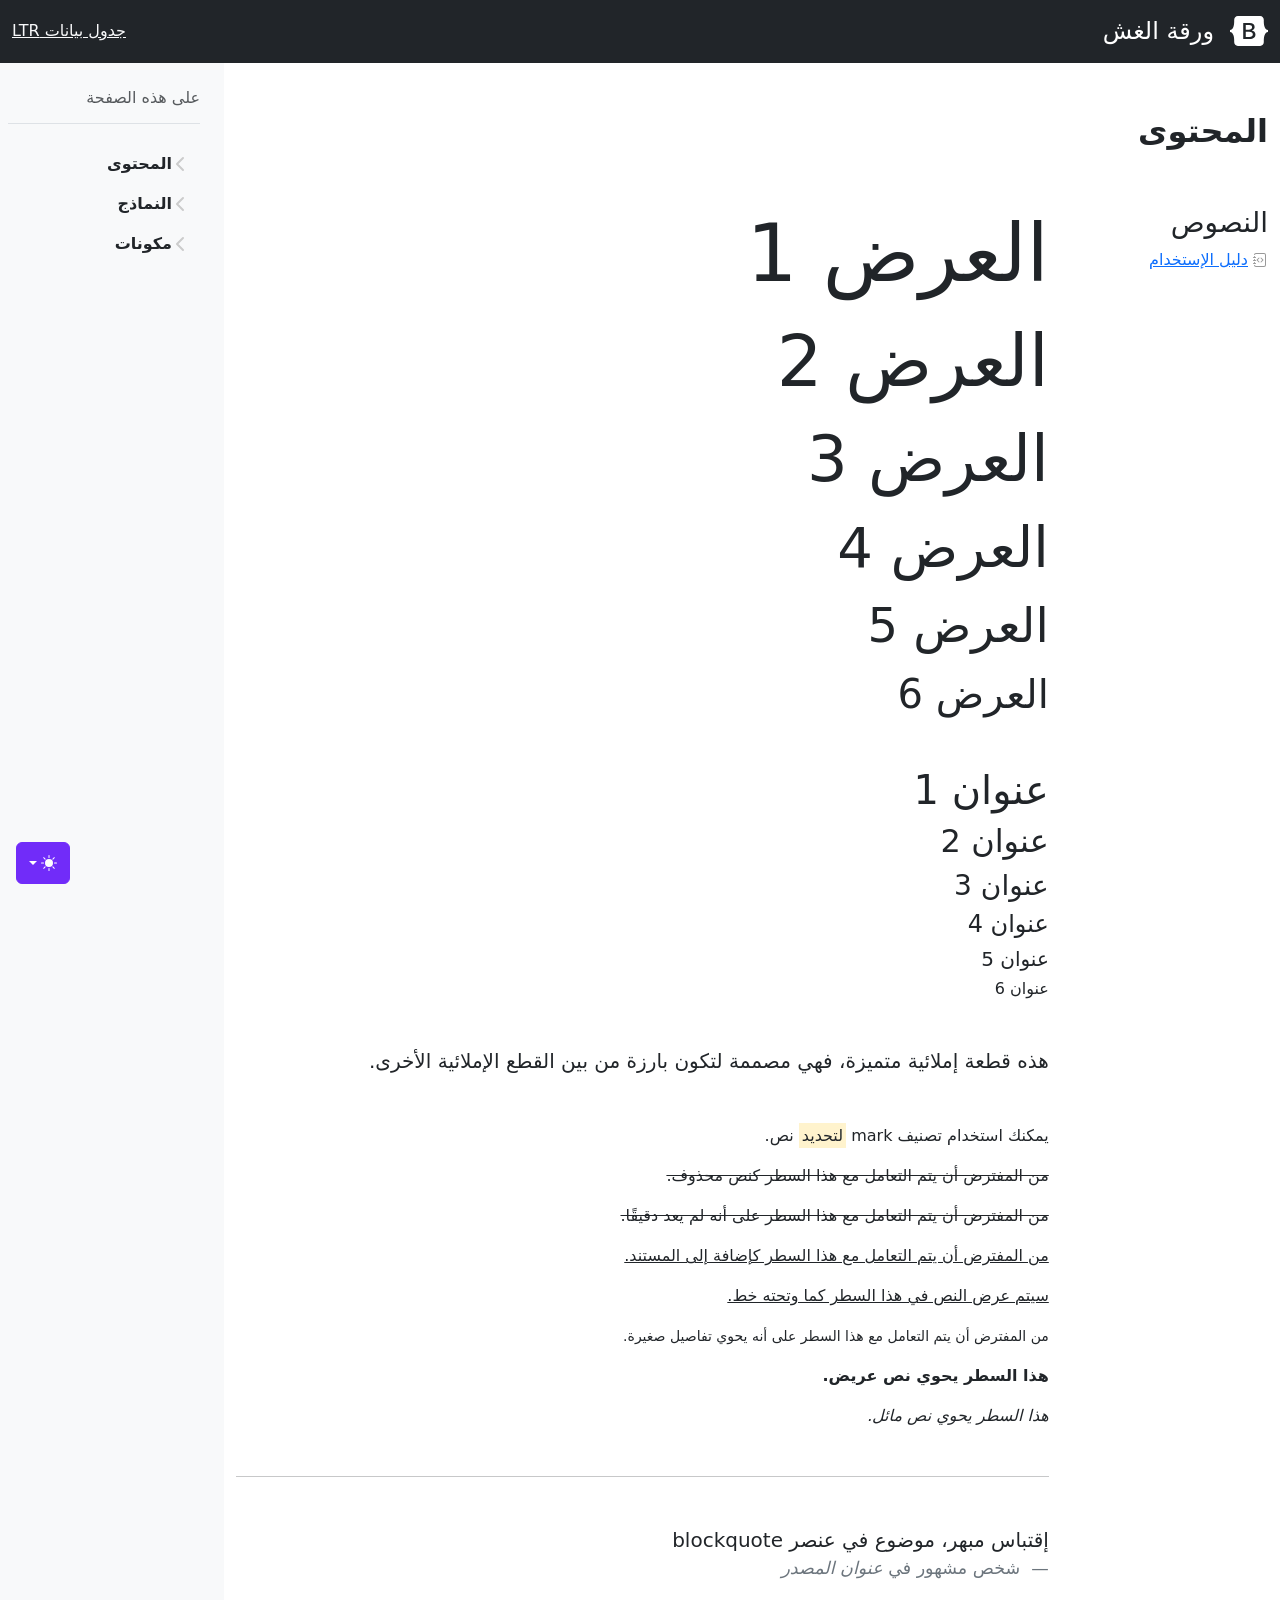
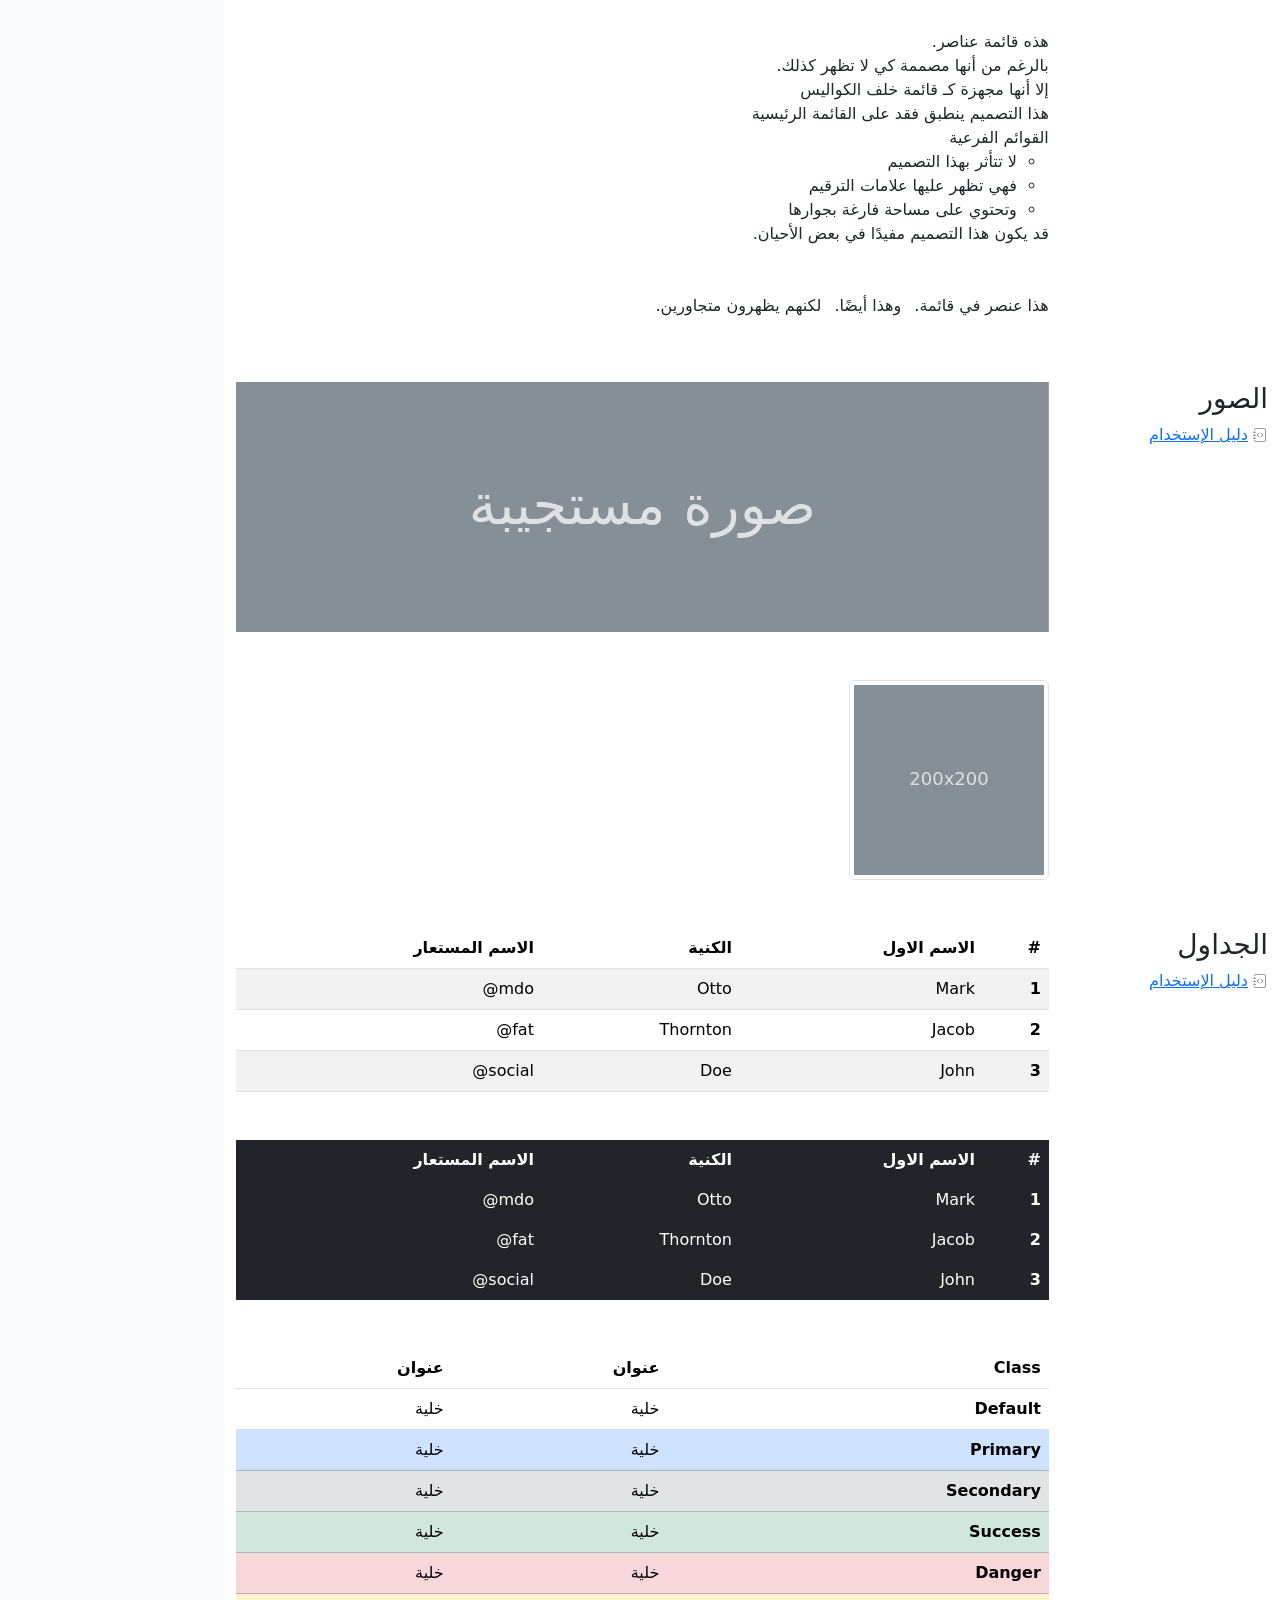
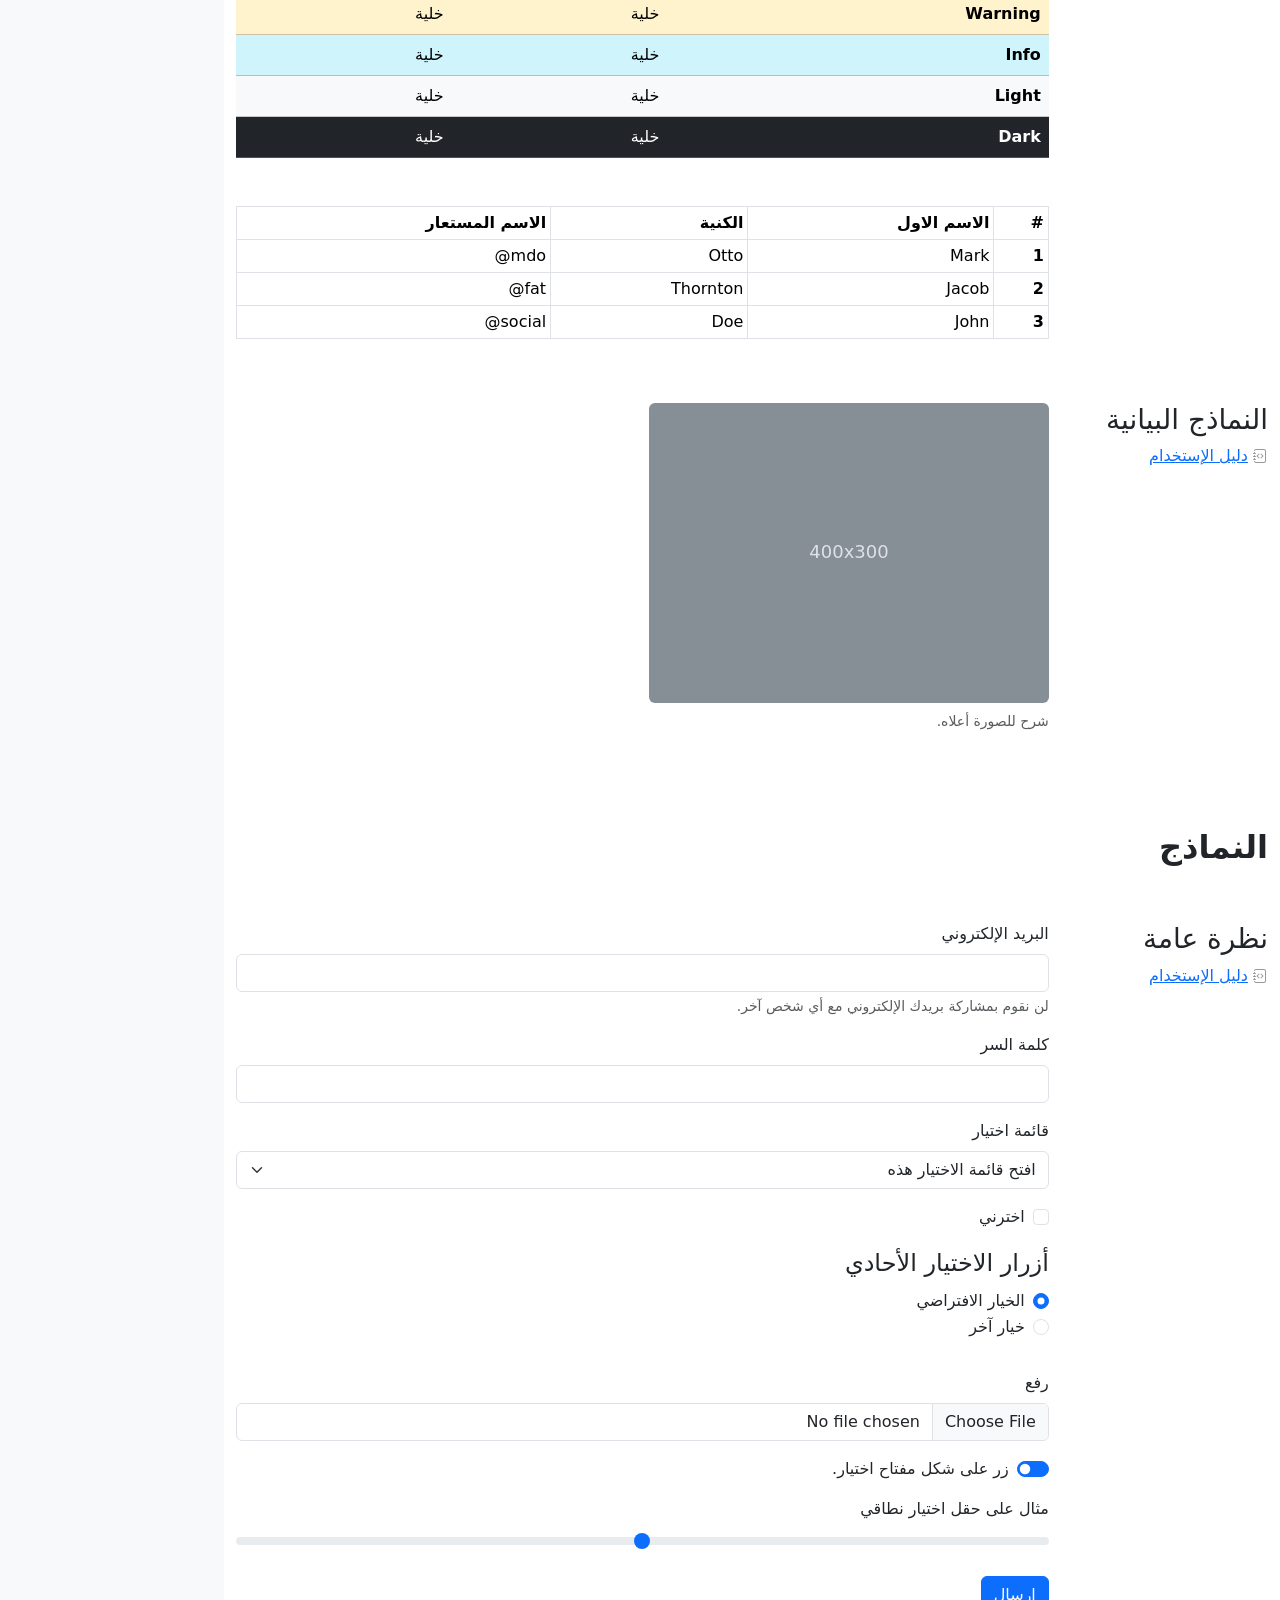
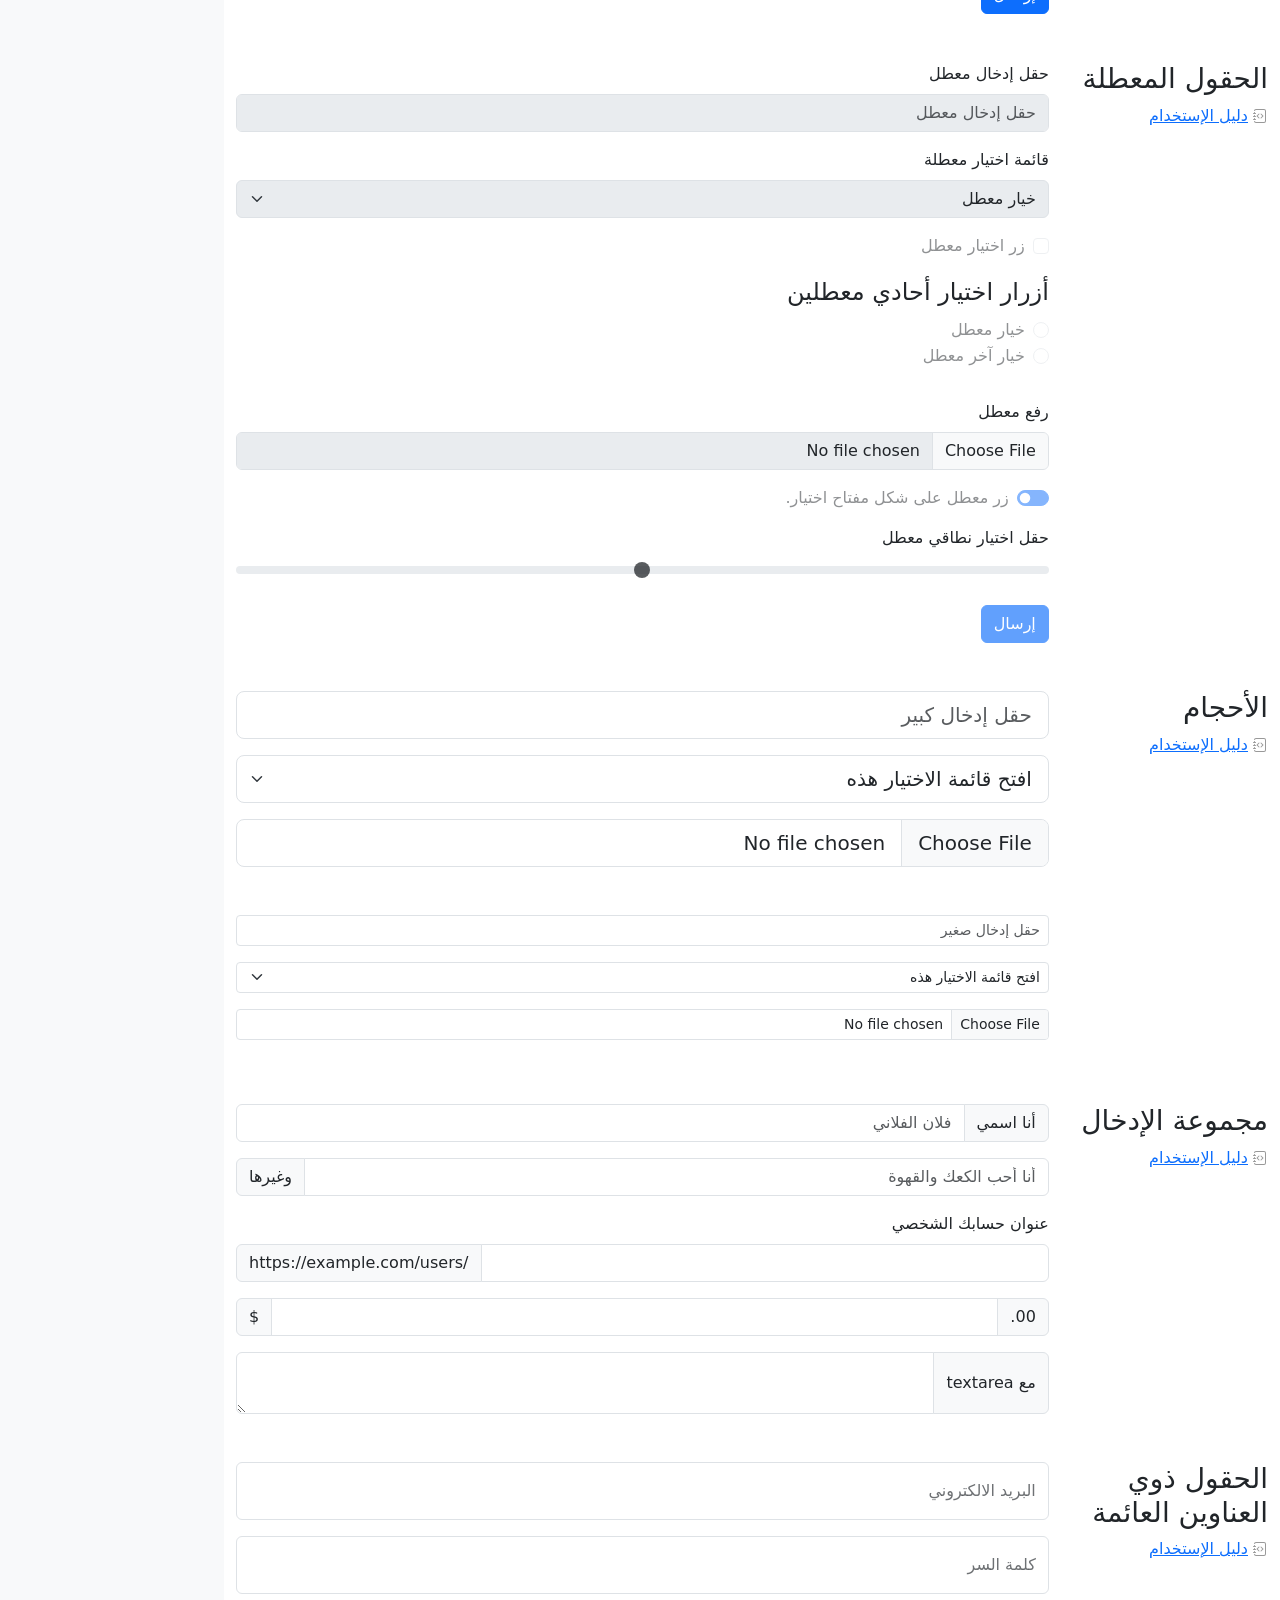
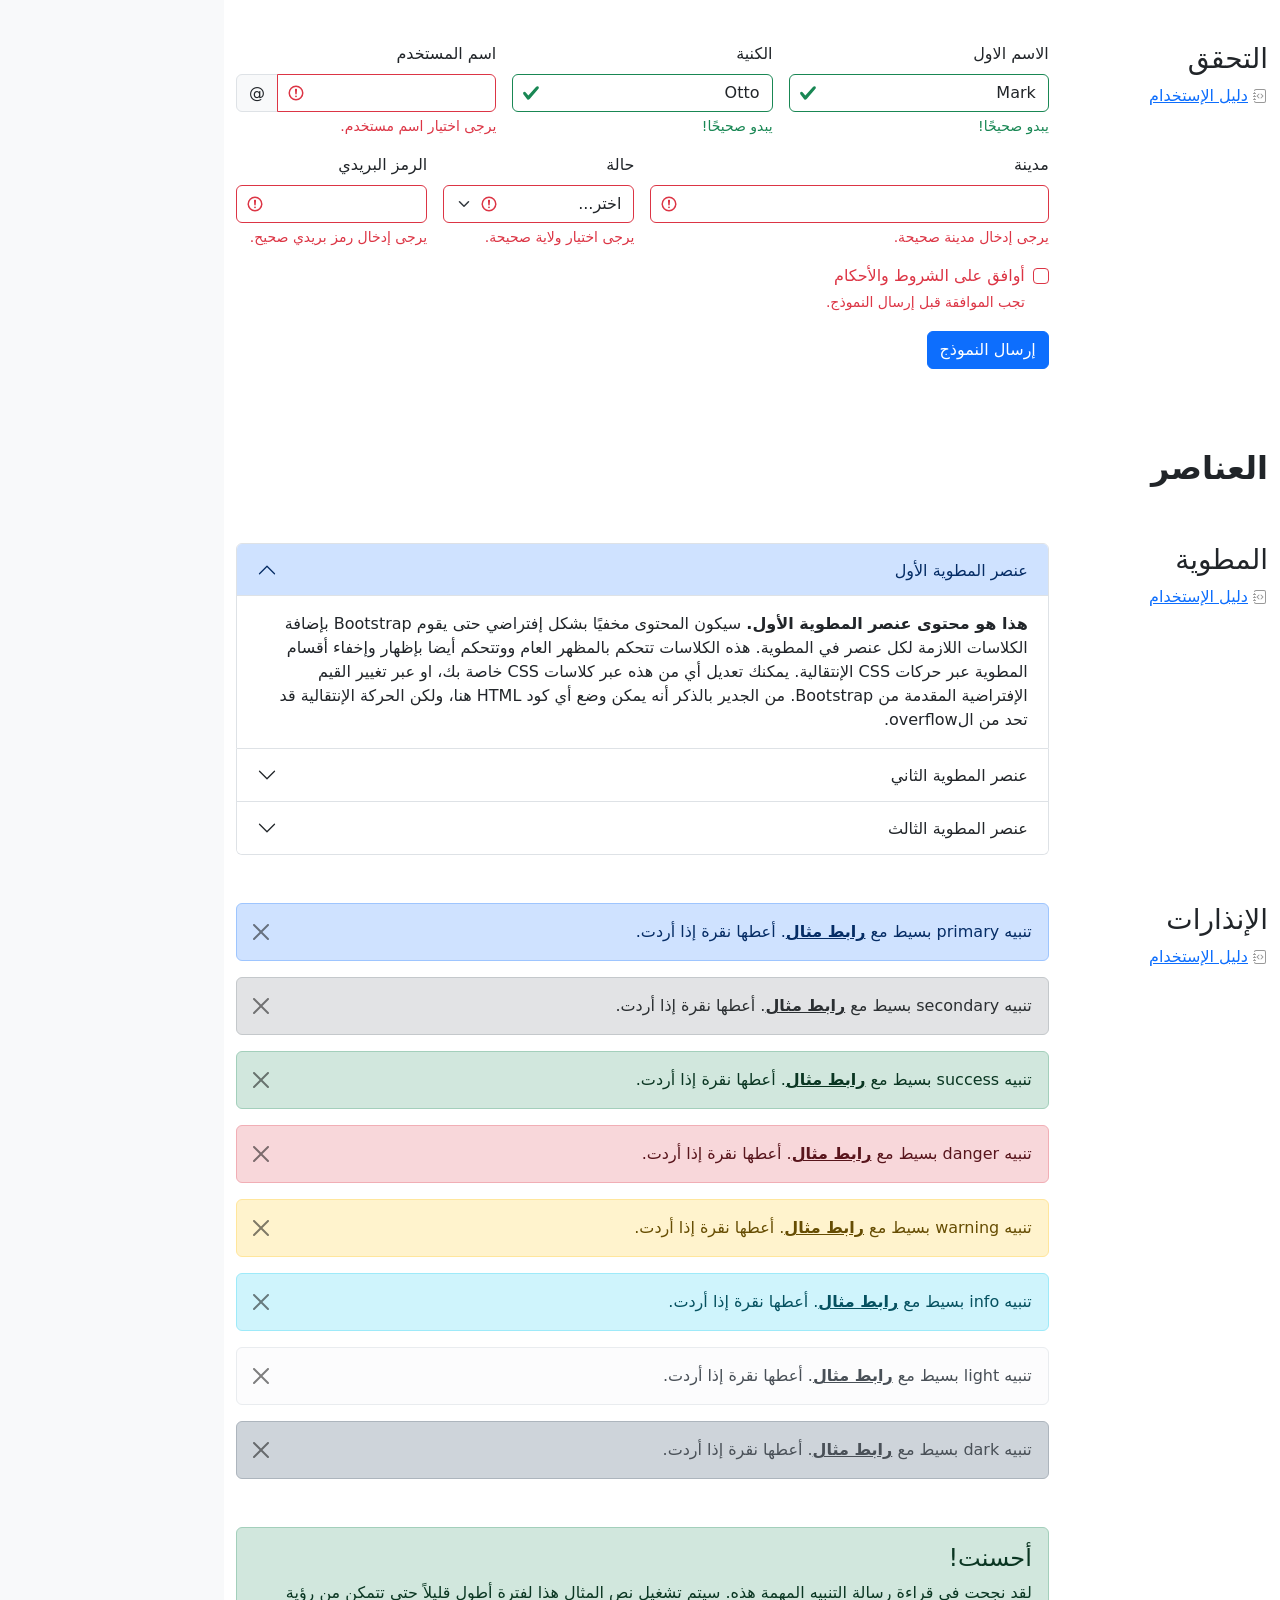
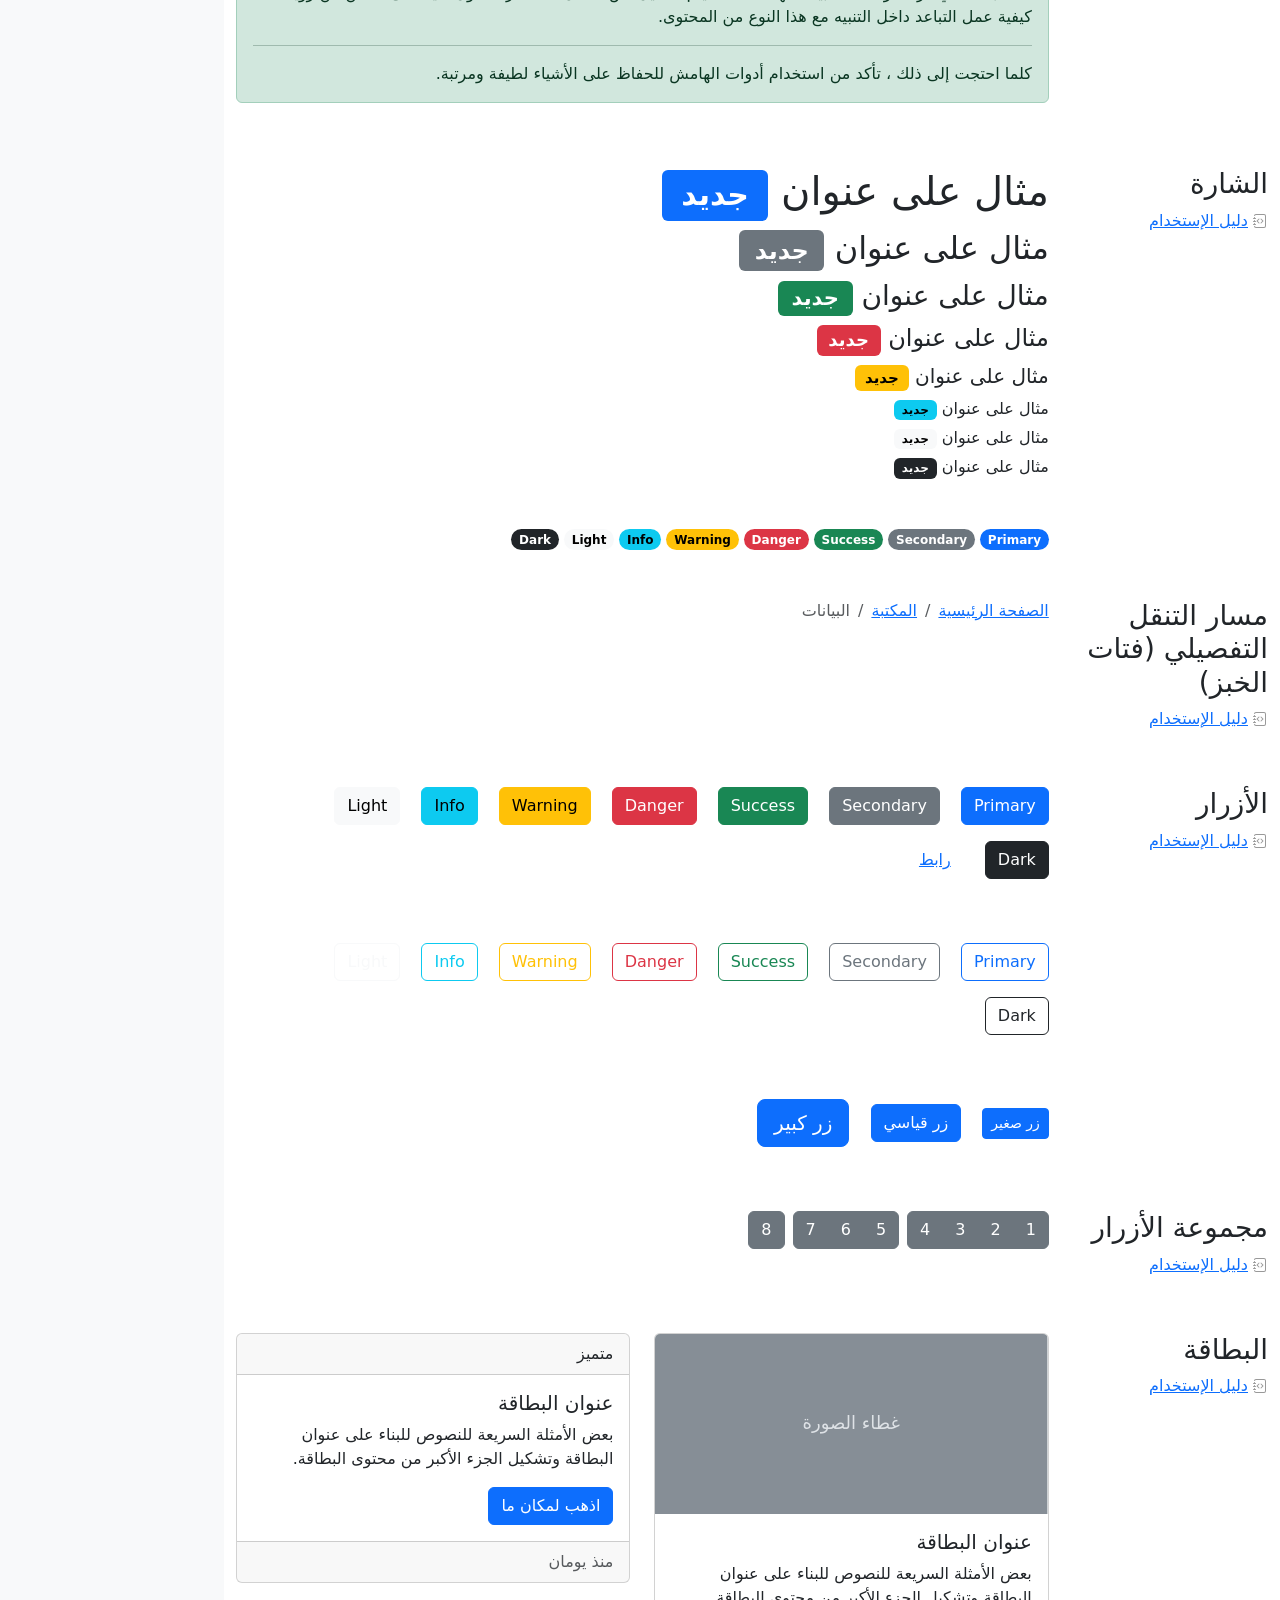
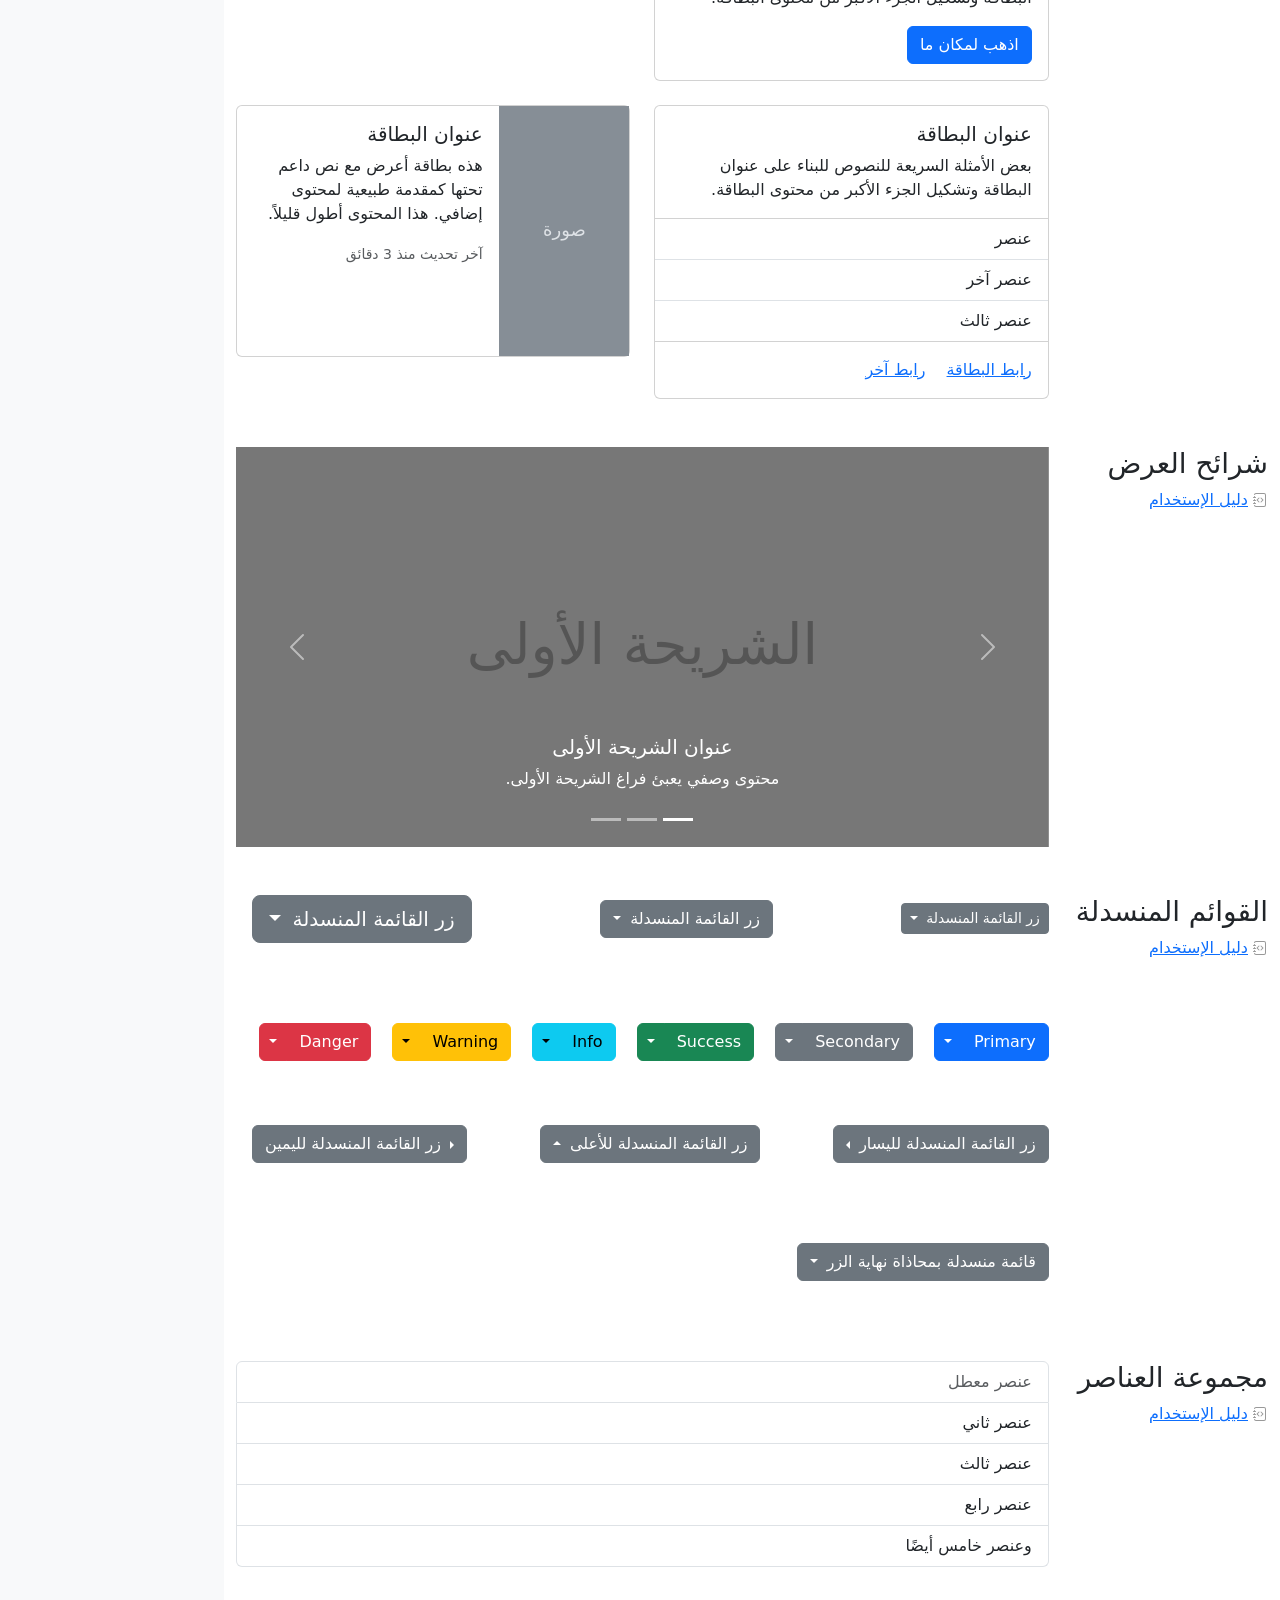
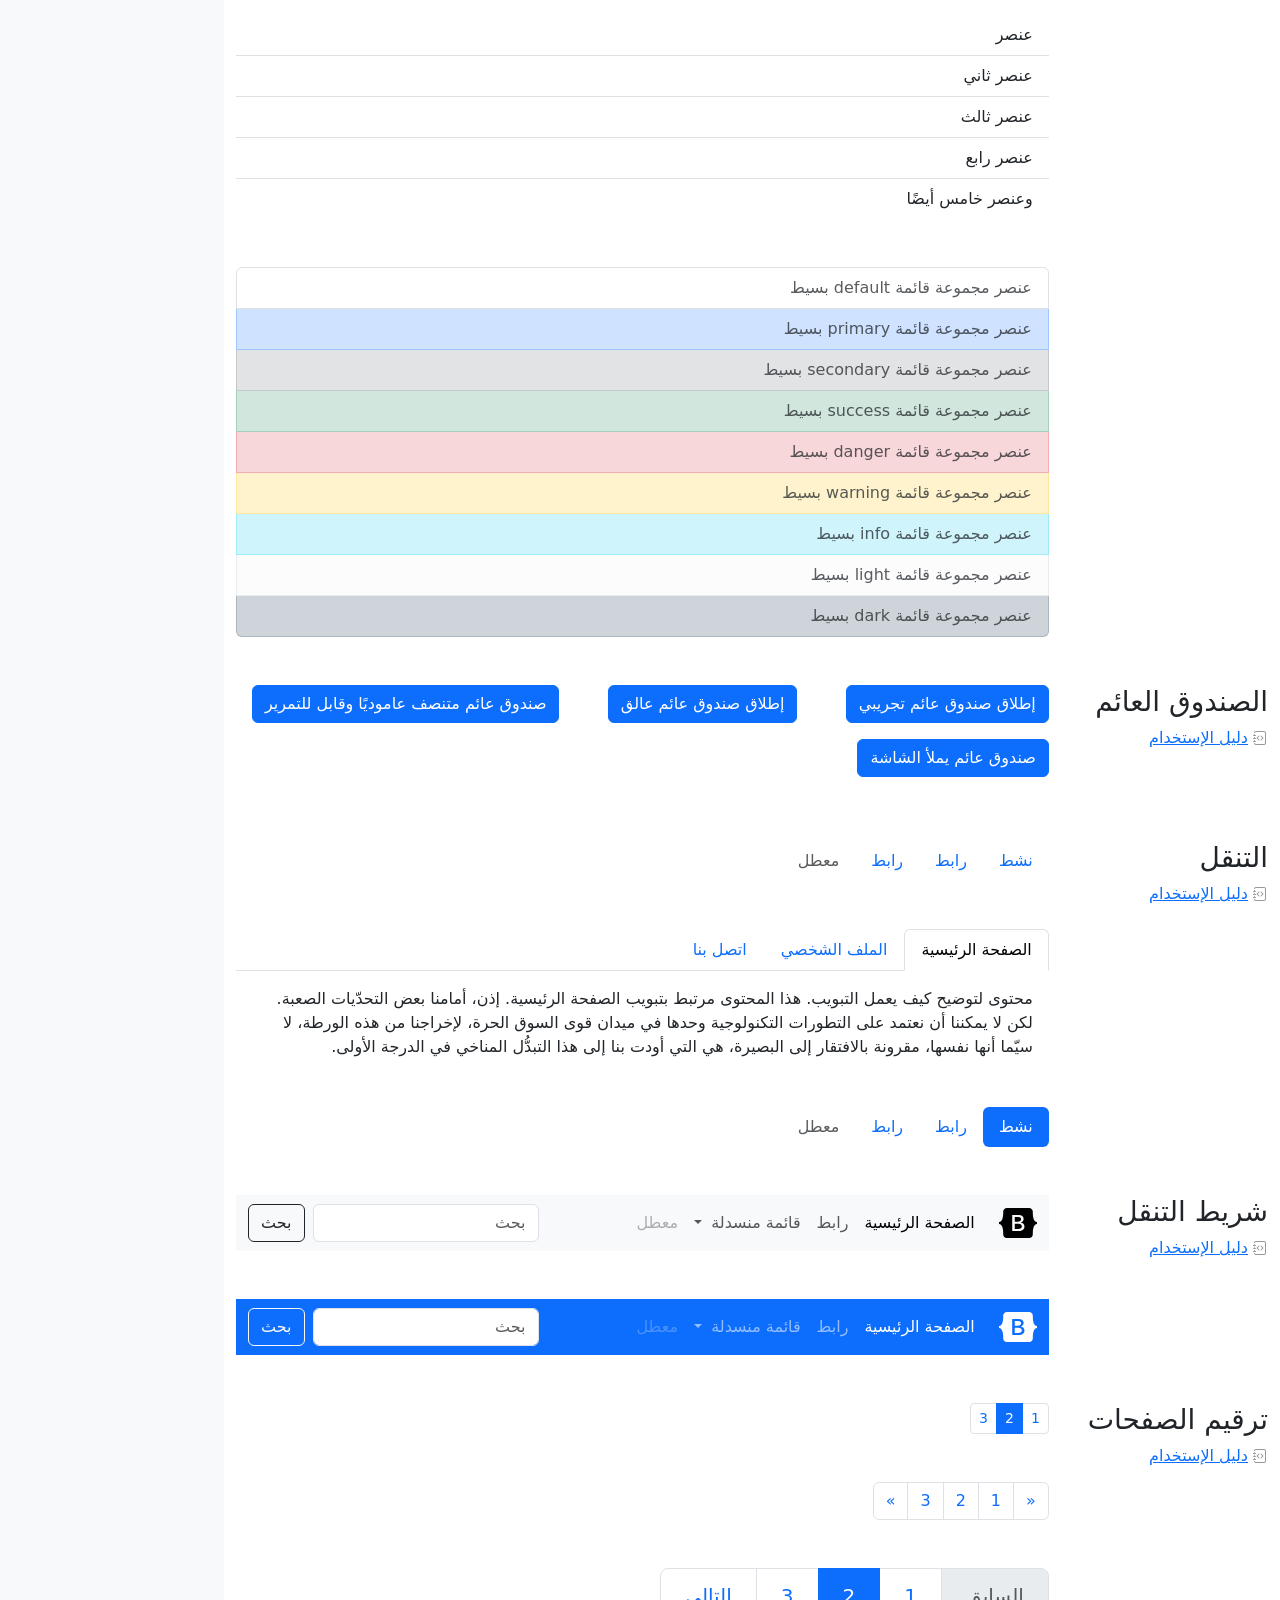
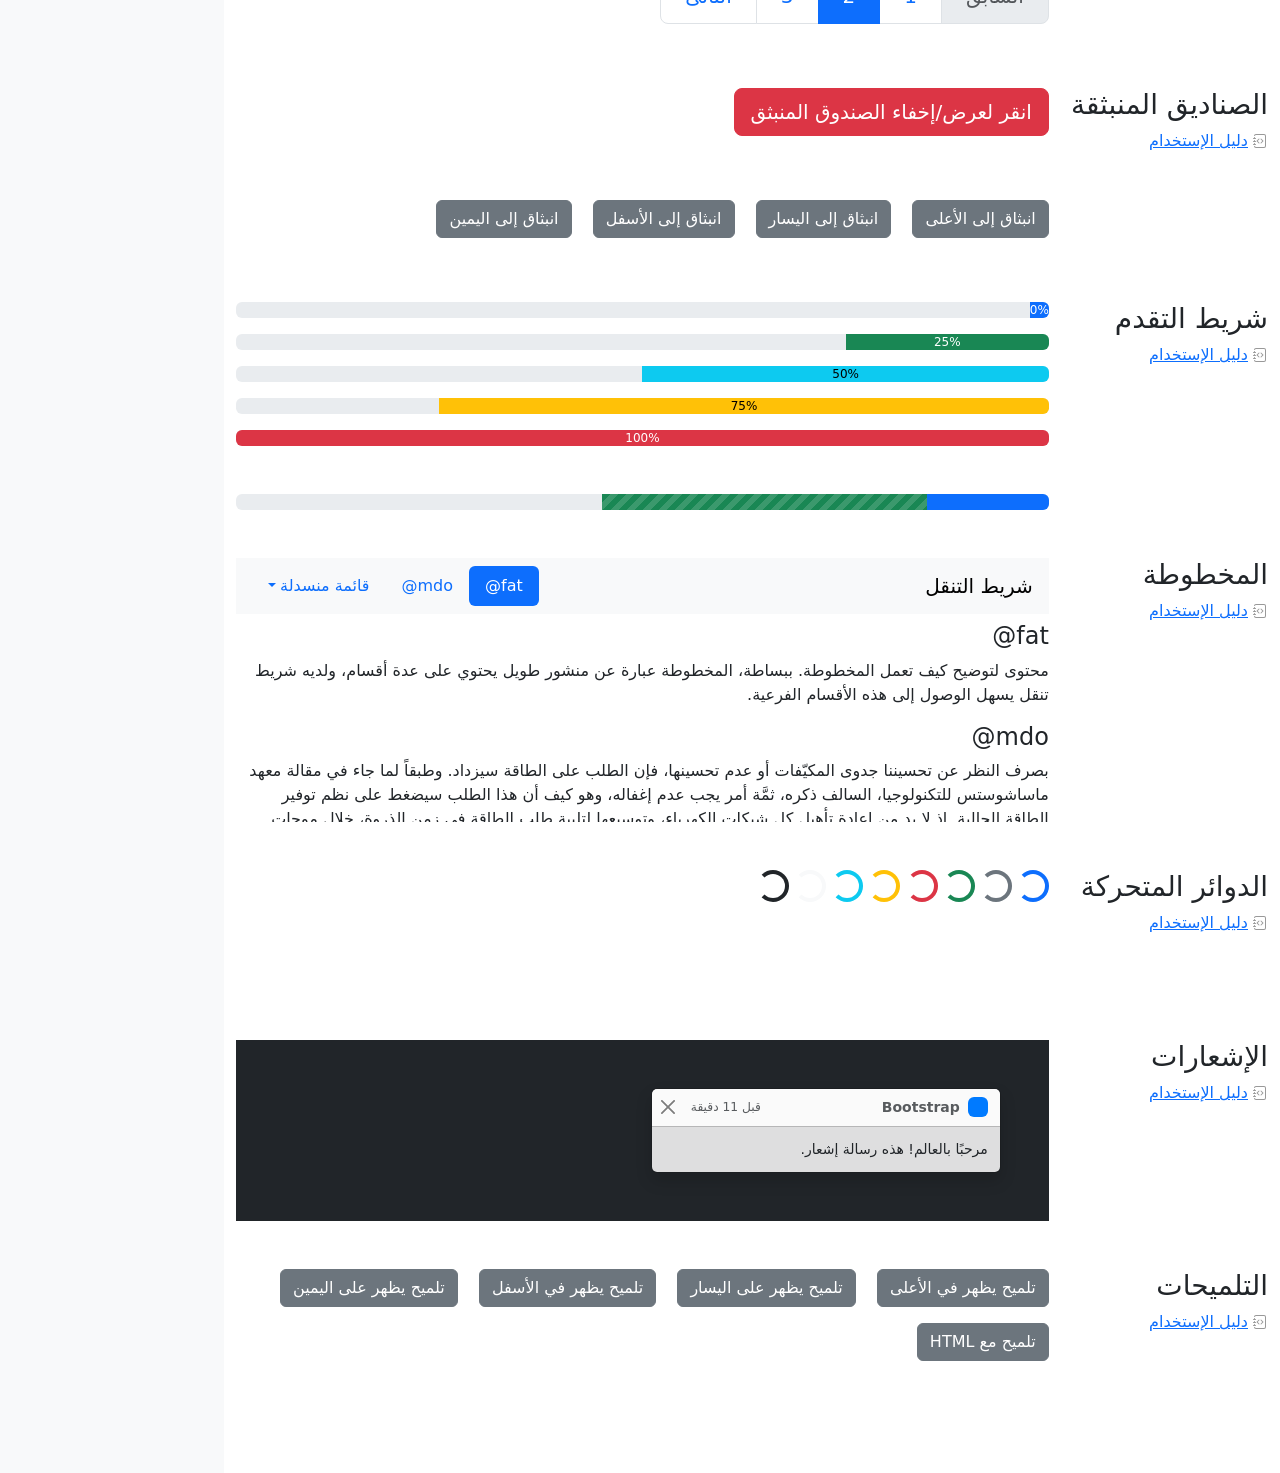
<file: bootstrap-5.3.8-examples/cheatsheet-rtl/index.html>
<!doctype html>
<html lang="ar" dir="rtl" data-bs-theme="auto">
  <head>
    <meta charset="utf-8" />
    <meta name="viewport" content="width=device-width, initial-scale=1" />
    <meta name="description" content="" />
    <meta
      name="author"
      content="Mark Otto, Jacob Thornton, and Bootstrap contributors"
    />
    <meta name="generator" content="Astro v5.13.2" />
    <title>ورقة الغش · Bootstrap v5.3</title>
    <link
      rel="canonical"
      href="https://getbootstrap.com/docs/5.3/examples/cheatsheet-rtl/"
    />
    <script src="../assets/js/color-modes.js"></script>
    <link href="../assets/dist/css/bootstrap.rtl.min.css" rel="stylesheet" />
    <meta name="theme-color" content="#712cf9" />
    <link href="../cheatsheet/cheatsheet.rtl.css" rel="stylesheet" />
    <style>
      .bd-placeholder-img {
        font-size: 1.125rem;
        text-anchor: middle;
        -webkit-user-select: none;
        -moz-user-select: none;
        user-select: none;
      }
      @media (min-width: 768px) {
        .bd-placeholder-img-lg {
          font-size: 3.5rem;
        }
      }
      .b-example-divider {
        width: 100%;
        height: 3rem;
        background-color: #0000001a;
        border: solid rgba(0, 0, 0, 0.15);
        border-width: 1px 0;
        box-shadow:
          inset 0 0.5em 1.5em #0000001a,
          inset 0 0.125em 0.5em #00000026;
      }
      .b-example-vr {
        flex-shrink: 0;
        width: 1.5rem;
        height: 100vh;
      }
      .bi {
        vertical-align: -0.125em;
        fill: currentColor;
      }
      .nav-scroller {
        position: relative;
        z-index: 2;
        height: 2.75rem;
        overflow-y: hidden;
      }
      .nav-scroller .nav {
        display: flex;
        flex-wrap: nowrap;
        padding-bottom: 1rem;
        margin-top: -1px;
        overflow-x: auto;
        text-align: center;
        white-space: nowrap;
        -webkit-overflow-scrolling: touch;
      }
      .btn-bd-primary {
        --bd-violet-bg: #712cf9;
        --bd-violet-rgb: 112.520718, 44.062154, 249.437846;
        --bs-btn-font-weight: 600;
        --bs-btn-color: var(--bs-white);
        --bs-btn-bg: var(--bd-violet-bg);
        --bs-btn-border-color: var(--bd-violet-bg);
        --bs-btn-hover-color: var(--bs-white);
        --bs-btn-hover-bg: #6528e0;
        --bs-btn-hover-border-color: #6528e0;
        --bs-btn-focus-shadow-rgb: var(--bd-violet-rgb);
        --bs-btn-active-color: var(--bs-btn-hover-color);
        --bs-btn-active-bg: #5a23c8;
        --bs-btn-active-border-color: #5a23c8;
      }
      .bd-mode-toggle {
        z-index: 1500;
      }
      .bd-mode-toggle .bi {
        width: 1em;
        height: 1em;
      }
      .bd-mode-toggle .dropdown-menu .active .bi {
        display: block !important;
      }
    </style>
  </head>
  <body class="bg-body-tertiary">
    <svg xmlns="http://www.w3.org/2000/svg" class="d-none">
      <symbol id="check2" viewBox="0 0 16 16">
        <path
          d="M13.854 3.646a.5.5 0 0 1 0 .708l-7 7a.5.5 0 0 1-.708 0l-3.5-3.5a.5.5 0 1 1 .708-.708L6.5 10.293l6.646-6.647a.5.5 0 0 1 .708 0z"
        ></path>
      </symbol>
      <symbol id="circle-half" viewBox="0 0 16 16">
        <path
          d="M8 15A7 7 0 1 0 8 1v14zm0 1A8 8 0 1 1 8 0a8 8 0 0 1 0 16z"
        ></path>
      </symbol>
      <symbol id="moon-stars-fill" viewBox="0 0 16 16">
        <path
          d="M6 .278a.768.768 0 0 1 .08.858 7.208 7.208 0 0 0-.878 3.46c0 4.021 3.278 7.277 7.318 7.277.527 0 1.04-.055 1.533-.16a.787.787 0 0 1 .81.316.733.733 0 0 1-.031.893A8.349 8.349 0 0 1 8.344 16C3.734 16 0 12.286 0 7.71 0 4.266 2.114 1.312 5.124.06A.752.752 0 0 1 6 .278z"
        ></path>
        <path
          d="M10.794 3.148a.217.217 0 0 1 .412 0l.387 1.162c.173.518.579.924 1.097 1.097l1.162.387a.217.217 0 0 1 0 .412l-1.162.387a1.734 1.734 0 0 0-1.097 1.097l-.387 1.162a.217.217 0 0 1-.412 0l-.387-1.162A1.734 1.734 0 0 0 9.31 6.593l-1.162-.387a.217.217 0 0 1 0-.412l1.162-.387a1.734 1.734 0 0 0 1.097-1.097l.387-1.162zM13.863.099a.145.145 0 0 1 .274 0l.258.774c.115.346.386.617.732.732l.774.258a.145.145 0 0 1 0 .274l-.774.258a1.156 1.156 0 0 0-.732.732l-.258.774a.145.145 0 0 1-.274 0l-.258-.774a1.156 1.156 0 0 0-.732-.732l-.774-.258a.145.145 0 0 1 0-.274l.774-.258c.346-.115.617-.386.732-.732L13.863.1z"
        ></path>
      </symbol>
      <symbol id="sun-fill" viewBox="0 0 16 16">
        <path
          d="M8 12a4 4 0 1 0 0-8 4 4 0 0 0 0 8zM8 0a.5.5 0 0 1 .5.5v2a.5.5 0 0 1-1 0v-2A.5.5 0 0 1 8 0zm0 13a.5.5 0 0 1 .5.5v2a.5.5 0 0 1-1 0v-2A.5.5 0 0 1 8 13zm8-5a.5.5 0 0 1-.5.5h-2a.5.5 0 0 1 0-1h2a.5.5 0 0 1 .5.5zM3 8a.5.5 0 0 1-.5.5h-2a.5.5 0 0 1 0-1h2A.5.5 0 0 1 3 8zm10.657-5.657a.5.5 0 0 1 0 .707l-1.414 1.415a.5.5 0 1 1-.707-.708l1.414-1.414a.5.5 0 0 1 .707 0zm-9.193 9.193a.5.5 0 0 1 0 .707L3.05 13.657a.5.5 0 0 1-.707-.707l1.414-1.414a.5.5 0 0 1 .707 0zm9.193 2.121a.5.5 0 0 1-.707 0l-1.414-1.414a.5.5 0 0 1 .707-.707l1.414 1.414a.5.5 0 0 1 0 .707zM4.464 4.465a.5.5 0 0 1-.707 0L2.343 3.05a.5.5 0 1 1 .707-.707l1.414 1.414a.5.5 0 0 1 0 .708z"
        ></path>
      </symbol>
    </svg>
    <div
      class="dropdown position-fixed bottom-0 end-0 mb-3 me-3 bd-mode-toggle"
    >
      <button
        class="btn btn-bd-primary py-2 dropdown-toggle d-flex align-items-center"
        id="bd-theme"
        type="button"
        aria-expanded="false"
        data-bs-toggle="dropdown"
        aria-label="Toggle theme (auto)"
      >
        <svg class="bi my-1 theme-icon-active" aria-hidden="true">
          <use href="#circle-half"></use>
        </svg>
        <span class="visually-hidden" id="bd-theme-text">Toggle theme</span>
      </button>
      <ul
        class="dropdown-menu dropdown-menu-end shadow"
        aria-labelledby="bd-theme-text"
      >
        <li>
          <button
            type="button"
            class="dropdown-item d-flex align-items-center"
            data-bs-theme-value="light"
            aria-pressed="false"
          >
            <svg class="bi me-2 opacity-50" aria-hidden="true">
              <use href="#sun-fill"></use>
            </svg>
            Light
            <svg class="bi ms-auto d-none" aria-hidden="true">
              <use href="#check2"></use>
            </svg>
          </button>
        </li>
        <li>
          <button
            type="button"
            class="dropdown-item d-flex align-items-center"
            data-bs-theme-value="dark"
            aria-pressed="false"
          >
            <svg class="bi me-2 opacity-50" aria-hidden="true">
              <use href="#moon-stars-fill"></use>
            </svg>
            Dark
            <svg class="bi ms-auto d-none" aria-hidden="true">
              <use href="#check2"></use>
            </svg>
          </button>
        </li>
        <li>
          <button
            type="button"
            class="dropdown-item d-flex align-items-center active"
            data-bs-theme-value="auto"
            aria-pressed="true"
          >
            <svg class="bi me-2 opacity-50" aria-hidden="true">
              <use href="#circle-half"></use>
            </svg>
            Auto
            <svg class="bi ms-auto d-none" aria-hidden="true">
              <use href="#check2"></use>
            </svg>
          </button>
        </li>
      </ul>
    </div>
    <header
      class="bd-header bg-dark py-3 d-flex align-items-stretch border-bottom border-dark"
    >
      <div class="container-fluid d-flex align-items-center">
        <h1 class="d-flex align-items-center fs-4 text-white mb-0">
          <img
            src="../assets/brand/bootstrap-logo-white.svg"
            width="38"
            height="30"
            class="me-3"
            alt="Bootstrap"
          />
          ورقة الغش
        </h1>
        <a
          href="../examples/cheatsheet/"
          class="ms-auto link-light"
          hreflang="en"
          >جدول بيانات LTR</a
        >
      </div>
    </header>
    <aside
      class="bd-aside sticky-xl-top text-body-secondary align-self-start mb-3 mb-xl-5 px-2"
    >
      <h2 class="h6 pt-4 pb-3 mb-4 border-bottom">على هذه الصفحة</h2>
      <nav class="small" id="toc">
        <ul class="list-unstyled">
          <li class="my-2">
            <button
              type="button"
              class="btn d-inline-flex align-items-center collapsed border-0"
              data-bs-toggle="collapse"
              aria-expanded="false"
              data-bs-target="#contents-collapse"
              aria-controls="contents-collapse"
            >
              المحتوى
            </button>
            <ul class="list-unstyled ps-3 collapse" id="contents-collapse">
              <li>
                <a
                  class="d-inline-flex align-items-center rounded text-decoration-none"
                  href="#typography"
                  >النصوص</a
                >
              </li>
              <li>
                <a
                  class="d-inline-flex align-items-center rounded text-decoration-none"
                  href="#images"
                  >الصور</a
                >
              </li>
              <li>
                <a
                  class="d-inline-flex align-items-center rounded text-decoration-none"
                  href="#tables"
                  >الجداول</a
                >
              </li>
              <li>
                <a
                  class="d-inline-flex align-items-center rounded text-decoration-none"
                  href="#figures"
                  >النماذج البيانية</a
                >
              </li>
            </ul>
          </li>
          <li class="my-2">
            <button
              type="button"
              class="btn d-inline-flex align-items-center collapsed border-0"
              data-bs-toggle="collapse"
              aria-expanded="false"
              data-bs-target="#forms-collapse"
              aria-controls="forms-collapse"
            >
              النماذج
            </button>
            <ul class="list-unstyled ps-3 collapse" id="forms-collapse">
              <li>
                <a
                  class="d-inline-flex align-items-center rounded text-decoration-none"
                  href="#overview"
                  >نظرة عامة</a
                >
              </li>
              <li>
                <a
                  class="d-inline-flex align-items-center rounded text-decoration-none"
                  href="#disabled-forms"
                  >الحقول المعطلة</a
                >
              </li>
              <li>
                <a
                  class="d-inline-flex align-items-center rounded text-decoration-none"
                  href="#sizing"
                  >الأحجام</a
                >
              </li>
              <li>
                <a
                  class="d-inline-flex align-items-center rounded text-decoration-none"
                  href="#input-group"
                  >مجموعة الإدخال</a
                >
              </li>
              <li>
                <a
                  class="d-inline-flex align-items-center rounded text-decoration-none"
                  href="#floating-labels"
                  >الحقول ذوي العناوين العائمة</a
                >
              </li>
              <li>
                <a
                  class="d-inline-flex align-items-center rounded text-decoration-none"
                  href="#validation"
                  >التحقق</a
                >
              </li>
            </ul>
          </li>
          <li class="my-2">
            <button
              type="button"
              class="btn d-inline-flex align-items-center collapsed border-0"
              data-bs-toggle="collapse"
              aria-expanded="false"
              data-bs-target="#components-collapse"
              aria-controls="components-collapse"
            >
              مكونات
            </button>
            <ul class="list-unstyled ps-3 collapse" id="components-collapse">
              <li>
                <a
                  class="d-inline-flex align-items-center rounded text-decoration-none"
                  href="#accordion"
                  >المطوية</a
                >
              </li>
              <li>
                <a
                  class="d-inline-flex align-items-center rounded text-decoration-none"
                  href="#alerts"
                  >الإنذارات</a
                >
              </li>
              <li>
                <a
                  class="d-inline-flex align-items-center rounded text-decoration-none"
                  href="#badge"
                  >الشارة</a
                >
              </li>
              <li>
                <a
                  class="d-inline-flex align-items-center rounded text-decoration-none"
                  href="#breadcrumb"
                  >مسار التنقل التفصيلي</a
                >
              </li>
              <li>
                <a
                  class="d-inline-flex align-items-center rounded text-decoration-none"
                  href="#buttons"
                  >الأزرار</a
                >
              </li>
              <li>
                <a
                  class="d-inline-flex align-items-center rounded text-decoration-none"
                  href="#button-group"
                  >مجموعة الأزرار</a
                >
              </li>
              <li>
                <a
                  class="d-inline-flex align-items-center rounded text-decoration-none"
                  href="#card"
                  >البطاقة</a
                >
              </li>
              <li>
                <a
                  class="d-inline-flex align-items-center rounded text-decoration-none"
                  href="#carousel"
                  >شرائح العرض</a
                >
              </li>
              <li>
                <a
                  class="d-inline-flex align-items-center rounded text-decoration-none"
                  href="#dropdowns"
                  >القوائم المنسدلة</a
                >
              </li>
              <li>
                <a
                  class="d-inline-flex align-items-center rounded text-decoration-none"
                  href="#list-group"
                  >مجموعة العناصر</a
                >
              </li>
              <li>
                <a
                  class="d-inline-flex align-items-center rounded text-decoration-none"
                  href="#modal"
                  >الصندوق العائم</a
                >
              </li>
              <li>
                <a
                  class="d-inline-flex align-items-center rounded text-decoration-none"
                  href="#navs"
                  >التنقل</a
                >
              </li>
              <li>
                <a
                  class="d-inline-flex align-items-center rounded text-decoration-none"
                  href="#navbar"
                  >شريط التنقل</a
                >
              </li>
              <li>
                <a
                  class="d-inline-flex align-items-center rounded text-decoration-none"
                  href="#pagination"
                  >ترقيم الصفحات</a
                >
              </li>
              <li>
                <a
                  class="d-inline-flex align-items-center rounded text-decoration-none"
                  href="#popovers"
                  >الصناديق المنبثقة</a
                >
              </li>
              <li>
                <a
                  class="d-inline-flex align-items-center rounded text-decoration-none"
                  href="#progress"
                  >شريط التقدم</a
                >
              </li>
              <li>
                <a
                  class="d-inline-flex align-items-center rounded text-decoration-none"
                  href="#scrollspy"
                  >المخطوطة</a
                >
              </li>
              <li>
                <a
                  class="d-inline-flex align-items-center rounded text-decoration-none"
                  href="#spinners"
                  >الدوائر المتحركة</a
                >
              </li>
              <li>
                <a
                  class="d-inline-flex align-items-center rounded text-decoration-none"
                  href="#toasts"
                  >الإشعارات</a
                >
              </li>
              <li>
                <a
                  class="d-inline-flex align-items-center rounded text-decoration-none"
                  href="#tooltips"
                  >التلميحات</a
                >
              </li>
            </ul>
          </li>
        </ul>
      </nav>
    </aside>
    <main class="bd-cheatsheet container-fluid bg-body">
      <section id="content">
        <h2 class="sticky-xl-top fw-bold pt-3 pt-xl-5 pb-2 pb-xl-3">المحتوى</h2>
        <article class="my-3" id="typography">
          <div
            class="bd-heading sticky-xl-top align-self-start mt-5 mb-3 mt-xl-0 mb-xl-2"
          >
            <h3>النصوص</h3>
            <a
              class="d-flex align-items-center"
              hreflang="en"
              href="../content/typography"
              >دليل الإستخدام</a
            >
          </div>
          <div>
            <div class="bd-example-snippet bd-code-snippet">
              <div class="bd-example m-0 border-0">
                <p class="display-1">العرض 1</p>
                <p class="display-2">العرض 2</p>
                <p class="display-3">العرض 3</p>
                <p class="display-4">العرض 4</p>
                <p class="display-5">العرض 5</p>
                <p class="display-6">العرض 6</p>
              </div>
            </div>
            <div class="bd-example-snippet bd-code-snippet">
              <div class="bd-example m-0 border-0">
                <p class="h1">عنوان 1</p>
                <p class="h2">عنوان 2</p>
                <p class="h3">عنوان 3</p>
                <p class="h4">عنوان 4</p>
                <p class="h5">عنوان 5</p>
                <p class="h6">عنوان 6</p>
              </div>
            </div>
            <div class="bd-example-snippet bd-code-snippet">
              <div class="bd-example m-0 border-0">
                <p class="lead">
                  هذه قطعة إملائية متميزة، فهي مصممة لتكون بارزة من بين القطع
                  الإملائية الأخرى.
                </p>
              </div>
            </div>
            <div class="bd-example-snippet bd-code-snippet">
              <div class="bd-example m-0 border-0">
                <p>يمكنك استخدام تصنيف mark <mark>لتحديد</mark> نص.</p>
                <p>
                  <del>من المفترض أن يتم التعامل مع هذا السطر كنص محذوف.</del>
                </p>
                <p>
                  <s
                    >من المفترض أن يتم التعامل مع هذا السطر على أنه لم يعد
                    دقيقًا.</s
                  >
                </p>
                <p>
                  <ins
                    >من المفترض أن يتم التعامل مع هذا السطر كإضافة إلى
                    المستند.</ins
                  >
                </p>
                <p><u>سيتم عرض النص في هذا السطر كما وتحته خط.</u></p>
                <p>
                  <small
                    >من المفترض أن يتم التعامل مع هذا السطر على أنه يحوي تفاصيل
                    صغيرة.</small
                  >
                </p>
                <p><strong>هذا السطر يحوي نص عريض.</strong></p>
                <p><em>هذا السطر يحوي نص مائل.</em></p>
              </div>
            </div>
            <div class="bd-example-snippet bd-code-snippet">
              <div class="bd-example m-0 border-0">
                <hr />
              </div>
            </div>
            <div class="bd-example-snippet bd-code-snippet">
              <div class="bd-example m-0 border-0">
                <blockquote class="blockquote">
                  <p>إقتباس مبهر، موضوع في عنصر blockquote</p>
                  <footer class="blockquote-footer">
                    شخص مشهور في
                    <cite title="عنوان المصدر"> عنوان المصدر </cite>
                  </footer>
                </blockquote>
              </div>
            </div>
            <div class="bd-example-snippet bd-code-snippet">
              <div class="bd-example m-0 border-0">
                <ul class="list-unstyled">
                  <li>هذه قائمة عناصر.</li>
                  <li>بالرغم من أنها مصممة كي لا تظهر كذلك.</li>
                  <li>إلا أنها مجهزة كـ قائمة خلف الكواليس</li>
                  <li>هذا التصميم ينطبق فقد على القائمة الرئيسية</li>
                  <li>
                    القوائم الفرعية
                    <ul>
                      <li>لا تتأثر بهذا التصميم</li>
                      <li>فهي تظهر عليها علامات الترقيم</li>
                      <li>وتحتوي على مساحة فارغة بجوارها</li>
                    </ul>
                  </li>
                  <li>قد يكون هذا التصميم مفيدًا في بعض الأحيان.</li>
                </ul>
              </div>
            </div>
            <div class="bd-example-snippet bd-code-snippet">
              <div class="bd-example m-0 border-0">
                <ul class="list-inline">
                  <li class="list-inline-item">هذا عنصر في قائمة.</li>
                  <li class="list-inline-item">وهذا أيضًا.</li>
                  <li class="list-inline-item">لكنهم يظهرون متجاورين.</li>
                </ul>
              </div>
            </div>
          </div>
        </article>
        <article class="my-3" id="images">
          <div
            class="bd-heading sticky-xl-top align-self-start mt-5 mb-3 mt-xl-0 mb-xl-2"
          >
            <h3>الصور</h3>
            <a
              class="d-flex align-items-center"
              hreflang="en"
              href="../content/images"
              >دليل الإستخدام</a
            >
          </div>
          <div>
            <div class="bd-example-snippet bd-code-snippet">
              <div class="bd-example m-0 border-0">
                <svg
                  aria-label="Placeholder: صورة مستجيبة"
                  class="bd-placeholder-img bd-placeholder-img-lg img-fluid"
                  height="250"
                  preserveAspectRatio="xMidYMid slice"
                  role="img"
                  width="100%"
                  xmlns="http://www.w3.org/2000/svg"
                >
                  <title>Placeholder</title>
                  <rect width="100%" height="100%" fill="#868e96" />
                  <text x="50%" y="50%" fill="#dee2e6" dy=".3em">
                    صورة مستجيبة
                  </text>
                </svg>
              </div>
            </div>
            <div class="bd-example-snippet bd-code-snippet">
              <div class="bd-example m-0 border-0">
                <svg
                  aria-label="صورة عنصر نائب مربع عام مع حدود بيضاء حولها ، مما يجعلها تشبه صورة تم التقاطها بكاميرا فورية قديمة: 200x200"
                  class="bd-placeholder-img img-thumbnail"
                  height="200"
                  preserveAspectRatio="xMidYMid slice"
                  role="img"
                  width="200"
                  xmlns="http://www.w3.org/2000/svg"
                >
                  <title>
                    صورة عنصر نائب مربع عام مع حدود بيضاء حولها ، مما يجعلها
                    تشبه صورة تم التقاطها بكاميرا فورية قديمة
                  </title>
                  <rect width="100%" height="100%" fill="#868e96" />
                  <text x="50%" y="50%" fill="#dee2e6" dy=".3em">200x200</text>
                </svg>
              </div>
            </div>
          </div>
        </article>
        <article class="my-3" id="tables">
          <div
            class="bd-heading sticky-xl-top align-self-start mt-5 mb-3 mt-xl-0 mb-xl-2"
          >
            <h3>الجداول</h3>
            <a
              class="d-flex align-items-center"
              hreflang="en"
              href="../content/tables"
              >دليل الإستخدام</a
            >
          </div>
          <div>
            <div class="bd-example-snippet bd-code-snippet">
              <div class="bd-example m-0 border-0">
                <table class="table table-striped">
                  <thead>
                    <tr>
                      <th scope="col">#</th>
                      <th scope="col">الاسم الاول</th>
                      <th scope="col">الكنية</th>
                      <th scope="col">الاسم المستعار</th>
                    </tr>
                  </thead>
                  <tbody>
                    <tr>
                      <th scope="row">1</th>
                      <td>Mark</td>
                      <td>Otto</td>
                      <td><bdo lang="en" dir="ltr">@mdo</bdo></td>
                    </tr>
                    <tr>
                      <th scope="row">2</th>
                      <td>Jacob</td>
                      <td>Thornton</td>
                      <td><bdo lang="en" dir="ltr">@fat</bdo></td>
                    </tr>
                    <tr>
                      <th scope="row">3</th>
                      <td>John</td>
                      <td>Doe</td>
                      <td><bdo lang="en" dir="ltr">@social</bdo></td>
                    </tr>
                  </tbody>
                </table>
              </div>
            </div>
            <div class="bd-example-snippet bd-code-snippet">
              <div class="bd-example m-0 border-0">
                <table class="table table-dark table-borderless">
                  <thead>
                    <tr>
                      <th scope="col">#</th>
                      <th scope="col">الاسم الاول</th>
                      <th scope="col">الكنية</th>
                      <th scope="col">الاسم المستعار</th>
                    </tr>
                  </thead>
                  <tbody>
                    <tr>
                      <th scope="row">1</th>
                      <td>Mark</td>
                      <td>Otto</td>
                      <td><bdo lang="en" dir="ltr">@mdo</bdo></td>
                    </tr>
                    <tr>
                      <th scope="row">2</th>
                      <td>Jacob</td>
                      <td>Thornton</td>
                      <td><bdo lang="en" dir="ltr">@fat</bdo></td>
                    </tr>
                    <tr>
                      <th scope="row">3</th>
                      <td>John</td>
                      <td>Doe</td>
                      <td><bdo lang="en" dir="ltr">@social</bdo></td>
                    </tr>
                  </tbody>
                </table>
              </div>
            </div>
            <div class="bd-example-snippet bd-code-snippet">
              <div class="bd-example m-0 border-0">
                <table class="table table-hover">
                  <thead>
                    <tr>
                      <th scope="col">Class</th>
                      <th scope="col">عنوان</th>
                      <th scope="col">عنوان</th>
                    </tr>
                  </thead>
                  <tbody>
                    <tr>
                      <th scope="row">Default</th>
                      <td>خلية</td>
                      <td>خلية</td>
                    </tr>
                    <tr class="table-primary">
                      <th scope="row">Primary</th>
                      <td>خلية</td>
                      <td>خلية</td>
                    </tr>
                    <tr class="table-secondary">
                      <th scope="row">Secondary</th>
                      <td>خلية</td>
                      <td>خلية</td>
                    </tr>
                    <tr class="table-success">
                      <th scope="row">Success</th>
                      <td>خلية</td>
                      <td>خلية</td>
                    </tr>
                    <tr class="table-danger">
                      <th scope="row">Danger</th>
                      <td>خلية</td>
                      <td>خلية</td>
                    </tr>
                    <tr class="table-warning">
                      <th scope="row">Warning</th>
                      <td>خلية</td>
                      <td>خلية</td>
                    </tr>
                    <tr class="table-info">
                      <th scope="row">Info</th>
                      <td>خلية</td>
                      <td>خلية</td>
                    </tr>
                    <tr class="table-light">
                      <th scope="row">Light</th>
                      <td>خلية</td>
                      <td>خلية</td>
                    </tr>
                    <tr class="table-dark">
                      <th scope="row">Dark</th>
                      <td>خلية</td>
                      <td>خلية</td>
                    </tr>
                  </tbody>
                </table>
              </div>
            </div>
            <div class="bd-example-snippet bd-code-snippet">
              <div class="bd-example m-0 border-0">
                <table class="table table-sm table-bordered">
                  <thead>
                    <tr>
                      <th scope="col">#</th>
                      <th scope="col">الاسم الاول</th>
                      <th scope="col">الكنية</th>
                      <th scope="col">الاسم المستعار</th>
                    </tr>
                  </thead>
                  <tbody>
                    <tr>
                      <th scope="row">1</th>
                      <td>Mark</td>
                      <td>Otto</td>
                      <td><bdo lang="en" dir="ltr">@mdo</bdo></td>
                    </tr>
                    <tr>
                      <th scope="row">2</th>
                      <td>Jacob</td>
                      <td>Thornton</td>
                      <td><bdo lang="en" dir="ltr">@fat</bdo></td>
                    </tr>
                    <tr>
                      <th scope="row">3</th>
                      <td>John</td>
                      <td>Doe</td>
                      <td><bdo lang="en" dir="ltr">@social</bdo></td>
                    </tr>
                  </tbody>
                </table>
              </div>
            </div>
          </div>
        </article>
        <article class="my-3" id="figures">
          <div
            class="bd-heading sticky-xl-top align-self-start mt-5 mb-3 mt-xl-0 mb-xl-2"
          >
            <h3>النماذج البيانية</h3>
            <a
              class="d-flex align-items-center"
              hreflang="en"
              href="../content/figures"
              >دليل الإستخدام</a
            >
          </div>
          <div>
            <div class="bd-example-snippet bd-code-snippet">
              <div class="bd-example m-0 border-0">
                <figure class="figure">
                  <svg
                    aria-label="Placeholder: 400x300"
                    class="bd-placeholder-img figure-img img-fluid rounded"
                    height="300"
                    preserveAspectRatio="xMidYMid slice"
                    role="img"
                    width="400"
                    xmlns="http://www.w3.org/2000/svg"
                  >
                    <title>Placeholder</title>
                    <rect width="100%" height="100%" fill="#868e96" />
                    <text x="50%" y="50%" fill="#dee2e6" dy=".3em">
                      400x300
                    </text>
                  </svg>
                  <figcaption class="figure-caption">
                    شرح للصورة أعلاه.
                  </figcaption>
                </figure>
              </div>
            </div>
          </div>
        </article>
      </section>
      <section id="forms">
        <h2 class="sticky-xl-top fw-bold pt-3 pt-xl-5 pb-2 pb-xl-3">النماذج</h2>
        <article class="my-3" id="overview">
          <div
            class="bd-heading sticky-xl-top align-self-start mt-5 mb-3 mt-xl-0 mb-xl-2"
          >
            <h3>نظرة عامة</h3>
            <a
              class="d-flex align-items-center"
              hreflang="en"
              href="../forms/overview/"
              >دليل الإستخدام</a
            >
          </div>
          <div>
            <div class="bd-example-snippet bd-code-snippet">
              <div class="bd-example m-0 border-0">
                <form>
                  <div class="mb-3">
                    <label for="exampleInputEmail1" class="form-label"
                      >البريد الإلكتروني</label
                    >
                    <input
                      type="email"
                      class="form-control"
                      id="exampleInputEmail1"
                      aria-describedby="emailHelp"
                    />
                    <div id="emailHelp" class="form-text">
                      لن نقوم بمشاركة بريدك الإلكتروني مع أي شخص آخر.
                    </div>
                  </div>
                  <div class="mb-3">
                    <label for="exampleInputPassword1" class="form-label"
                      >كلمة السر</label
                    >
                    <input
                      type="password"
                      class="form-control"
                      id="exampleInputPassword1"
                    />
                  </div>
                  <div class="mb-3">
                    <label for="exampleSelect" class="form-label"
                      >قائمة اختيار</label
                    >
                    <select class="form-select" id="exampleSelect">
                      <option selected>افتح قائمة الاختيار هذه</option>
                      <option value="1">واحد</option>
                      <option value="2">اثنان</option>
                      <option value="3">ثلاثة</option>
                    </select>
                  </div>
                  <div class="mb-3 form-check">
                    <input
                      type="checkbox"
                      class="form-check-input"
                      id="exampleCheck1"
                    />
                    <label class="form-check-label" for="exampleCheck1"
                      >اخترني</label
                    >
                  </div>
                  <fieldset class="mb-3">
                    <legend>أزرار الاختيار الأحادي</legend>
                    <div class="form-check">
                      <input
                        type="radio"
                        name="radios"
                        class="form-check-input"
                        id="exampleRadio1"
                        checked
                      />
                      <label class="form-check-label" for="exampleRadio1"
                        >الخيار الافتراضي</label
                      >
                    </div>
                    <div class="mb-3 form-check">
                      <input
                        type="radio"
                        name="radios"
                        class="form-check-input"
                        id="exampleRadio2"
                      />
                      <label class="form-check-label" for="exampleRadio2"
                        >خيار آخر</label
                      >
                    </div>
                  </fieldset>
                  <div class="mb-3">
                    <label class="form-label" for="customFile">رفع</label>
                    <input type="file" class="form-control" id="customFile" />
                  </div>
                  <div class="mb-3 form-check form-switch">
                    <input
                      class="form-check-input"
                      type="checkbox"
                      role="switch"
                      id="switchCheckChecked"
                      checked
                    />
                    <label class="form-check-label" for="switchCheckChecked"
                      >زر على شكل مفتاح اختيار.</label
                    >
                  </div>
                  <div class="mb-3">
                    <label for="customRange3" class="form-label"
                      >مثال على حقل اختيار نطاقي</label
                    >
                    <input
                      type="range"
                      class="form-range"
                      min="0"
                      max="5"
                      step="0.5"
                      id="customRange3"
                    />
                  </div>
                  <button type="submit" class="btn btn-primary">إرسال</button>
                </form>
              </div>
            </div>
          </div>
        </article>
        <article class="my-3" id="disabled-forms">
          <div
            class="bd-heading sticky-xl-top align-self-start mt-5 mb-3 mt-xl-0 mb-xl-2"
          >
            <h3>الحقول المعطلة</h3>
            <a
              class="d-flex align-items-center"
              hreflang="en"
              href="../forms/overview/#disabled-forms"
              >دليل الإستخدام</a
            >
          </div>
          <div>
            <div class="bd-example-snippet bd-code-snippet">
              <div class="bd-example m-0 border-0">
                <form>
                  <fieldset
                    disabled
                    aria-label="مثال على مجموعة الحقول المعطلة"
                  >
                    <div class="mb-3">
                      <label for="disabledTextInput" class="form-label"
                        >حقل إدخال معطل</label
                      >
                      <input
                        type="text"
                        id="disabledTextInput"
                        class="form-control"
                        placeholder="حقل إدخال معطل"
                      />
                    </div>
                    <div class="mb-3">
                      <label for="disabledSelect" class="form-label"
                        >قائمة اختيار معطلة</label
                      >
                      <select id="disabledSelect" class="form-select">
                        <option>خيار معطل</option>
                      </select>
                    </div>
                    <div class="mb-3">
                      <div class="form-check">
                        <input
                          class="form-check-input"
                          type="checkbox"
                          id="disabledFieldsetCheck"
                          disabled
                        />
                        <label
                          class="form-check-label"
                          for="disabledFieldsetCheck"
                        >
                          زر اختيار معطل
                        </label>
                      </div>
                    </div>
                    <fieldset class="mb-3">
                      <legend>أزرار اختيار أحادي معطلين</legend>
                      <div class="form-check">
                        <input
                          type="radio"
                          name="radios"
                          class="form-check-input"
                          id="disabledRadio1"
                          disabled
                        />
                        <label class="form-check-label" for="disabledRadio1"
                          >خيار معطل</label
                        >
                      </div>
                      <div class="mb-3 form-check">
                        <input
                          type="radio"
                          name="radios"
                          class="form-check-input"
                          id="disabledRadio2"
                          disabled
                        />
                        <label class="form-check-label" for="disabledRadio2"
                          >خيار آخر معطل</label
                        >
                      </div>
                    </fieldset>
                    <div class="mb-3">
                      <label class="form-label" for="disabledCustomFile"
                        >رفع معطل</label
                      >
                      <input
                        type="file"
                        class="form-control"
                        id="disabledCustomFile"
                        disabled
                      />
                    </div>
                    <div class="mb-3 form-check form-switch">
                      <input
                        class="form-check-input"
                        type="checkbox"
                        role="switch"
                        id="disabledSwitchCheckChecked"
                        checked
                        disabled
                      />
                      <label
                        class="form-check-label"
                        for="disabledSwitchCheckChecked"
                        >زر معطل على شكل مفتاح اختيار.</label
                      >
                    </div>
                    <div class="mb-3">
                      <label for="disabledRange" class="form-label"
                        >حقل اختيار نطاقي معطل</label
                      >
                      <input
                        type="range"
                        class="form-range"
                        min="0"
                        max="5"
                        step="0.5"
                        id="disabledRange"
                      />
                    </div>
                    <button type="submit" class="btn btn-primary">إرسال</button>
                  </fieldset>
                </form>
              </div>
            </div>
          </div>
        </article>
        <article class="my-3" id="sizing">
          <div
            class="bd-heading sticky-xl-top align-self-start mt-5 mb-3 mt-xl-0 mb-xl-2"
          >
            <h3>الأحجام</h3>
            <a
              class="d-flex align-items-center"
              hreflang="en"
              href="../forms/form-control#sizing"
              >دليل الإستخدام</a
            >
          </div>
          <div>
            <div class="bd-example-snippet bd-code-snippet">
              <div class="bd-example m-0 border-0">
                <div class="mb-3">
                  <input
                    class="form-control form-control-lg"
                    type="text"
                    placeholder="حقل إدخال كبير"
                    aria-label=".form-control-lg مثال"
                  />
                </div>
                <div class="mb-3">
                  <select
                    class="form-select form-select-lg"
                    aria-label=".form-select-lg مثال"
                  >
                    <option selected>افتح قائمة الاختيار هذه</option>
                    <option value="1">واحد</option>
                    <option value="2">اثنان</option>
                    <option value="3">ثلاثة</option>
                  </select>
                </div>
                <div class="mb-3">
                  <input
                    type="file"
                    class="form-control form-control-lg"
                    aria-label="مثال على إدخال ملف كبير"
                  />
                </div>
              </div>
            </div>
            <div class="bd-example-snippet bd-code-snippet">
              <div class="bd-example m-0 border-0">
                <div class="mb-3">
                  <input
                    class="form-control form-control-sm"
                    type="text"
                    placeholder="حقل إدخال صغير"
                    aria-label=".form-control-sm مثال"
                  />
                </div>
                <div class="mb-3">
                  <select
                    class="form-select form-select-sm"
                    aria-label=".form-select-sm مثال"
                  >
                    <option selected>افتح قائمة الاختيار هذه</option>
                    <option value="1">واحد</option>
                    <option value="2">اثنان</option>
                    <option value="3">ثلاثة</option>
                  </select>
                </div>
                <div class="mb-3">
                  <input
                    type="file"
                    class="form-control form-control-sm"
                    aria-label="مثال على إدخال ملف صغير"
                  />
                </div>
              </div>
            </div>
          </div>
        </article>
        <article class="my-3" id="input-group">
          <div
            class="bd-heading sticky-xl-top align-self-start mt-5 mb-3 mt-xl-0 mb-xl-2"
          >
            <h3>مجموعة الإدخال</h3>
            <a
              class="d-flex align-items-center"
              hreflang="en"
              href="../forms/input-group"
              >دليل الإستخدام</a
            >
          </div>
          <div>
            <div class="bd-example-snippet bd-code-snippet">
              <div class="bd-example m-0 border-0">
                <div class="input-group mb-3">
                  <span class="input-group-text" id="basic-addon1"
                    >أنا اسمي</span
                  >
                  <input
                    type="text"
                    class="form-control"
                    placeholder="فلان الفلاني"
                    aria-label="الاسم"
                    aria-describedby="basic-addon1"
                  />
                </div>
                <div class="input-group mb-3">
                  <input
                    type="text"
                    class="form-control"
                    placeholder="أنا أحب الكعك والقهوة"
                    aria-label="الطعام المفضل"
                    aria-describedby="basic-addon2"
                  />
                  <span class="input-group-text" id="basic-addon2">وغيرها</span>
                </div>
                <label for="basic-url" class="form-label"
                  >عنوان حسابك الشخصي</label
                >
                <div class="input-group mb-3">
                  <input
                    type="text"
                    class="form-control"
                    id="basic-url"
                    aria-describedby="basic-addon3"
                  />
                  <span class="input-group-text" id="basic-addon3"
                    ><bdo lang="en" dir="ltr"
                      >https://example.com/users/</bdo
                    ></span
                  >
                </div>
                <div class="input-group mb-3">
                  <span class="input-group-text"
                    ><bdo lang="en" dir="ltr">.00</bdo></span
                  >
                  <input
                    type="text"
                    class="form-control"
                    aria-label="المبلغ (لأقرب دولار)"
                  />
                  <span class="input-group-text">$</span>
                </div>
                <div class="input-group">
                  <span class="input-group-text">مع textarea</span>
                  <textarea
                    class="form-control"
                    aria-label="مع textarea"
                  ></textarea>
                </div>
              </div>
            </div>
          </div>
        </article>
        <article class="my-3" id="floating-labels">
          <div
            class="bd-heading sticky-xl-top align-self-start mt-5 mb-3 mt-xl-0 mb-xl-2"
          >
            <h3>الحقول ذوي العناوين العائمة</h3>
            <a class="d-flex align-items-center" href="../forms/floating-labels"
              >دليل الإستخدام</a
            >
          </div>
          <div>
            <div class="bd-example-snippet bd-code-snippet">
              <div class="bd-example m-0 border-0">
                <form>
                  <div class="form-floating mb-3">
                    <input
                      type="email"
                      class="form-control"
                      id="floatingInput"
                      placeholder="name@example.com"
                    />
                    <label for="floatingInput">البريد الالكتروني</label>
                  </div>
                  <div class="form-floating">
                    <input
                      type="password"
                      class="form-control"
                      id="floatingPassword"
                      placeholder="كلمة السر"
                    />
                    <label for="floatingPassword">كلمة السر</label>
                  </div>
                </form>
              </div>
            </div>
          </div>
        </article>
        <article class="my-3" id="validation">
          <div
            class="bd-heading sticky-xl-top align-self-start mt-5 mb-3 mt-xl-0 mb-xl-2"
          >
            <h3>التحقق</h3>
            <a
              class="d-flex align-items-center"
              hreflang="en"
              href="../forms/validation"
              >دليل الإستخدام</a
            >
          </div>
          <div>
            <div class="bd-example-snippet bd-code-snippet">
              <div class="bd-example m-0 border-0">
                <form class="row g-3">
                  <div class="col-md-4">
                    <label for="validationServer01" class="form-label"
                      >الاسم الاول</label
                    >
                    <input
                      type="text"
                      class="form-control is-valid"
                      id="validationServer01"
                      value="Mark"
                      required
                    />
                    <div class="valid-feedback">يبدو صحيحًا!</div>
                  </div>
                  <div class="col-md-4">
                    <label for="validationServer02" class="form-label"
                      >الكنية</label
                    >
                    <input
                      type="text"
                      class="form-control is-valid"
                      id="validationServer02"
                      value="Otto"
                      required
                    />
                    <div class="valid-feedback">يبدو صحيحًا!</div>
                  </div>
                  <div class="col-md-4">
                    <label for="validationServerUsername" class="form-label"
                      >اسم المستخدم</label
                    >
                    <div class="input-group has-validation">
                      <input
                        type="text"
                        class="form-control is-invalid"
                        id="validationServerUsername"
                        aria-describedby="inputGroupPrepend3"
                        required
                      />
                      <span class="input-group-text" id="inputGroupPrepend3"
                        >@</span
                      >
                      <div class="invalid-feedback">
                        يرجى اختيار اسم مستخدم.
                      </div>
                    </div>
                  </div>
                  <div class="col-md-6">
                    <label for="validationServer03" class="form-label"
                      >مدينة</label
                    >
                    <input
                      type="text"
                      class="form-control is-invalid"
                      id="validationServer03"
                      required
                    />
                    <div class="invalid-feedback">يرجى إدخال مدينة صحيحة.</div>
                  </div>
                  <div class="col-md-3">
                    <label for="validationServer04" class="form-label"
                      >حالة</label
                    >
                    <select
                      class="form-select is-invalid"
                      id="validationServer04"
                      required
                    >
                      <option selected disabled value="">اختر...</option>
                      <option>...</option>
                    </select>
                    <div class="invalid-feedback">يرجى اختيار ولاية صحيحة.</div>
                  </div>
                  <div class="col-md-3">
                    <label for="validationServer05" class="form-label"
                      >الرمز البريدي</label
                    >
                    <input
                      type="text"
                      class="form-control is-invalid"
                      id="validationServer05"
                      required
                    />
                    <div class="invalid-feedback">
                      يرجى إدخال رمز بريدي صحيح.
                    </div>
                  </div>
                  <div class="col-12">
                    <div class="form-check">
                      <input
                        class="form-check-input is-invalid"
                        type="checkbox"
                        value=""
                        id="invalidCheck3"
                        required
                      />
                      <label class="form-check-label" for="invalidCheck3">
                        أوافق على الشروط والأحكام
                      </label>
                      <div class="invalid-feedback">
                        تجب الموافقة قبل إرسال النموذج.
                      </div>
                    </div>
                  </div>
                  <div class="col-12">
                    <button class="btn btn-primary" type="submit">
                      إرسال النموذج
                    </button>
                  </div>
                </form>
              </div>
            </div>
          </div>
        </article>
      </section>
      <section id="components">
        <h2 class="sticky-xl-top fw-bold pt-3 pt-xl-5 pb-2 pb-xl-3">العناصر</h2>
        <article class="my-3" id="accordion">
          <div
            class="bd-heading sticky-xl-top align-self-start mt-5 mb-3 mt-xl-0 mb-xl-2"
          >
            <h3>المطوية</h3>
            <a
              class="d-flex align-items-center"
              hreflang="en"
              href="../components/accordion"
              >دليل الإستخدام</a
            >
          </div>
          <div>
            <div class="bd-example-snippet bd-code-snippet">
              <div class="bd-example m-0 border-0">
                <div class="accordion" id="accordionExample">
                  <div class="accordion-item">
                    <h4 class="accordion-header">
                      <button
                        class="accordion-button"
                        type="button"
                        data-bs-toggle="collapse"
                        data-bs-target="#collapseOne"
                        aria-expanded="true"
                        aria-controls="collapseOne"
                      >
                        عنصر المطوية الأول
                      </button>
                    </h4>
                    <div
                      id="collapseOne"
                      class="accordion-collapse collapse show"
                      data-bs-parent="#accordionExample"
                    >
                      <div class="accordion-body">
                        <strong>هذا هو محتوى عنصر المطوية الأول.</strong> سيكون
                        المحتوى مخفيًا بشكل إفتراضي حتى يقوم Bootstrap بإضافة
                        الكلاسات اللازمة لكل عنصر في المطوية. هذه الكلاسات تتحكم
                        بالمظهر العام ووتتحكم أيضا بإظهار وإخفاء أقسام المطوية
                        عبر حركات CSS الإنتقالية. يمكنك تعديل أي من هذه عبر
                        كلاسات CSS خاصة بك، او عبر تغيير القيم الإفتراضية
                        المقدمة من Bootstrap. من الجدير بالذكر أنه يمكن وضع أي
                        كود HTML هنا، ولكن الحركة الإنتقالية قد تحد من
                        الoverflow.
                      </div>
                    </div>
                  </div>
                  <div class="accordion-item">
                    <h4 class="accordion-header">
                      <button
                        class="accordion-button collapsed"
                        type="button"
                        data-bs-toggle="collapse"
                        data-bs-target="#collapseTwo"
                        aria-expanded="false"
                        aria-controls="collapseTwo"
                      >
                        عنصر المطوية الثاني
                      </button>
                    </h4>
                    <div
                      id="collapseTwo"
                      class="accordion-collapse collapse"
                      data-bs-parent="#accordionExample"
                    >
                      <div class="accordion-body">
                        <strong>هذا هو محتوى عنصر المطوية الثاني.</strong> سيكون
                        المحتوى مخفيًا بشكل إفتراضي حتى يقوم Bootstrap بإضافة
                        الكلاسات اللازمة لكل عنصر في المطوية. هذه الكلاسات تتحكم
                        بالمظهر العام ووتتحكم أيضا بإظهار وإخفاء أقسام المطوية
                        عبر حركات CSS الإنتقالية. يمكنك تعديل أي من هذه عبر
                        كلاسات CSS خاصة بك، او عبر تغيير القيم الإفتراضية
                        المقدمة من Bootstrap. من الجدير بالذكر أنه يمكن وضع أي
                        كود HTML هنا، ولكن الحركة الإنتقالية قد تحد من
                        الoverflow.
                      </div>
                    </div>
                  </div>
                  <div class="accordion-item">
                    <h4 class="accordion-header">
                      <button
                        class="accordion-button collapsed"
                        type="button"
                        data-bs-toggle="collapse"
                        data-bs-target="#collapseThree"
                        aria-expanded="false"
                        aria-controls="collapseThree"
                      >
                        عنصر المطوية الثالث
                      </button>
                    </h4>
                    <div
                      id="collapseThree"
                      class="accordion-collapse collapse"
                      data-bs-parent="#accordionExample"
                    >
                      <div class="accordion-body">
                        <strong>هذا هو محتوى عنصر المطوية الثالث.</strong> سيكون
                        المحتوى مخفيًا بشكل إفتراضي حتى يقوم Bootstrap بإضافة
                        الكلاسات اللازمة لكل عنصر في المطوية. هذه الكلاسات تتحكم
                        بالمظهر العام ووتتحكم أيضا بإظهار وإخفاء أقسام المطوية
                        عبر حركات CSS الإنتقالية. يمكنك تعديل أي من هذه عبر
                        كلاسات CSS خاصة بك، او عبر تغيير القيم الإفتراضية
                        المقدمة من Bootstrap. من الجدير بالذكر أنه يمكن وضع أي
                        كود HTML هنا، ولكن الحركة الإنتقالية قد تحد من
                        الoverflow.
                      </div>
                    </div>
                  </div>
                </div>
              </div>
            </div>
          </div>
        </article>
        <article class="my-3" id="alerts">
          <div
            class="bd-heading sticky-xl-top align-self-start mt-5 mb-3 mt-xl-0 mb-xl-2"
          >
            <h3>الإنذارات</h3>
            <a
              class="d-flex align-items-center"
              hreflang="en"
              href="../components/alerts"
              >دليل الإستخدام</a
            >
          </div>
          <div>
            <div class="bd-example-snippet bd-code-snippet">
              <div class="bd-example m-0 border-0">
                <div
                  class="alert alert-primary alert-dismissible fade show"
                  role="alert"
                >
                  تنبيه primary بسيط مع
                  <a href="#" class="alert-link">رابط مثال</a>. أعطها نقرة إذا
                  أردت.
                  <button
                    type="button"
                    class="btn-close"
                    data-bs-dismiss="alert"
                    aria-label="قريب"
                  ></button>
                </div>

                <div
                  class="alert alert-secondary alert-dismissible fade show"
                  role="alert"
                >
                  تنبيه secondary بسيط مع
                  <a href="#" class="alert-link">رابط مثال</a>. أعطها نقرة إذا
                  أردت.
                  <button
                    type="button"
                    class="btn-close"
                    data-bs-dismiss="alert"
                    aria-label="قريب"
                  ></button>
                </div>

                <div
                  class="alert alert-success alert-dismissible fade show"
                  role="alert"
                >
                  تنبيه success بسيط مع
                  <a href="#" class="alert-link">رابط مثال</a>. أعطها نقرة إذا
                  أردت.
                  <button
                    type="button"
                    class="btn-close"
                    data-bs-dismiss="alert"
                    aria-label="قريب"
                  ></button>
                </div>

                <div
                  class="alert alert-danger alert-dismissible fade show"
                  role="alert"
                >
                  تنبيه danger بسيط مع
                  <a href="#" class="alert-link">رابط مثال</a>. أعطها نقرة إذا
                  أردت.
                  <button
                    type="button"
                    class="btn-close"
                    data-bs-dismiss="alert"
                    aria-label="قريب"
                  ></button>
                </div>

                <div
                  class="alert alert-warning alert-dismissible fade show"
                  role="alert"
                >
                  تنبيه warning بسيط مع
                  <a href="#" class="alert-link">رابط مثال</a>. أعطها نقرة إذا
                  أردت.
                  <button
                    type="button"
                    class="btn-close"
                    data-bs-dismiss="alert"
                    aria-label="قريب"
                  ></button>
                </div>

                <div
                  class="alert alert-info alert-dismissible fade show"
                  role="alert"
                >
                  تنبيه info بسيط مع
                  <a href="#" class="alert-link">رابط مثال</a>. أعطها نقرة إذا
                  أردت.
                  <button
                    type="button"
                    class="btn-close"
                    data-bs-dismiss="alert"
                    aria-label="قريب"
                  ></button>
                </div>

                <div
                  class="alert alert-light alert-dismissible fade show"
                  role="alert"
                >
                  تنبيه light بسيط مع
                  <a href="#" class="alert-link">رابط مثال</a>. أعطها نقرة إذا
                  أردت.
                  <button
                    type="button"
                    class="btn-close"
                    data-bs-dismiss="alert"
                    aria-label="قريب"
                  ></button>
                </div>

                <div
                  class="alert alert-dark alert-dismissible fade show"
                  role="alert"
                >
                  تنبيه dark بسيط مع
                  <a href="#" class="alert-link">رابط مثال</a>. أعطها نقرة إذا
                  أردت.
                  <button
                    type="button"
                    class="btn-close"
                    data-bs-dismiss="alert"
                    aria-label="قريب"
                  ></button>
                </div>
              </div>
            </div>
            <div class="bd-example-snippet bd-code-snippet">
              <div class="bd-example m-0 border-0">
                <div class="alert alert-success" role="alert">
                  <h4 class="alert-heading">أحسنت!</h4>
                  <p>
                    لقد نجحت في قراءة رسالة التنبيه المهمة هذه. سيتم تشغيل نص
                    المثال هذا لفترة أطول قليلاً حتى تتمكن من رؤية كيفية عمل
                    التباعد داخل التنبيه مع هذا النوع من المحتوى.
                  </p>
                  <hr />
                  <p class="mb-0">
                    كلما احتجت إلى ذلك ، تأكد من استخدام أدوات الهامش للحفاظ على
                    الأشياء لطيفة ومرتبة.
                  </p>
                </div>
              </div>
            </div>
          </div>
        </article>
        <article class="my-3" id="badge">
          <div
            class="bd-heading sticky-xl-top align-self-start mt-5 mb-3 mt-xl-0 mb-xl-2"
          >
            <h3>الشارة</h3>
            <a
              class="d-flex align-items-center"
              hreflang="en"
              href="../components/badge"
              >دليل الإستخدام</a
            >
          </div>
          <div>
            <div class="bd-example-snippet bd-code-snippet">
              <div class="bd-example m-0 border-0">
                <p class="h1">
                  مثال على عنوان <span class="badge bg-primary">جديد</span>
                </p>
                <p class="h2">
                  مثال على عنوان <span class="badge bg-secondary">جديد</span>
                </p>
                <p class="h3">
                  مثال على عنوان <span class="badge bg-success">جديد</span>
                </p>
                <p class="h4">
                  مثال على عنوان <span class="badge bg-danger">جديد</span>
                </p>
                <p class="h5">
                  مثال على عنوان <span class="badge text-bg-warning">جديد</span>
                </p>
                <p class="h6">
                  مثال على عنوان <span class="badge text-bg-info">جديد</span>
                </p>
                <p class="h6">
                  مثال على عنوان <span class="badge text-bg-light">جديد</span>
                </p>
                <p class="h6">
                  مثال على عنوان <span class="badge bg-dark">جديد</span>
                </p>
              </div>
            </div>
            <div class="bd-example-snippet bd-code-snippet">
              <div class="bd-example m-0 border-0">
                <span class="badge rounded-pill bg-primary">Primary</span>

                <span class="badge rounded-pill bg-secondary">Secondary</span>

                <span class="badge rounded-pill bg-success">Success</span>

                <span class="badge rounded-pill bg-danger">Danger</span>

                <span class="badge rounded-pill text-bg-warning">Warning</span>

                <span class="badge rounded-pill text-bg-info">Info</span>

                <span class="badge rounded-pill text-bg-light">Light</span>

                <span class="badge rounded-pill bg-dark">Dark</span>
              </div>
            </div>
          </div>
        </article>
        <article class="my-3" id="breadcrumb">
          <div
            class="bd-heading sticky-xl-top align-self-start mt-5 mb-3 mt-xl-0 mb-xl-2"
          >
            <h3>مسار التنقل التفصيلي (فتات الخبز)</h3>
            <a
              class="d-flex align-items-center"
              hreflang="en"
              href="../components/breadcrumb"
              >دليل الإستخدام</a
            >
          </div>
          <div>
            <div class="bd-example-snippet bd-code-snippet">
              <div class="bd-example m-0 border-0">
                <nav aria-label="فتات الخبز">
                  <ol class="breadcrumb">
                    <li class="breadcrumb-item">
                      <a href="#">الصفحة الرئيسية</a>
                    </li>
                    <li class="breadcrumb-item"><a href="#">المكتبة</a></li>
                    <li class="breadcrumb-item active" aria-current="page">
                      البيانات
                    </li>
                  </ol>
                </nav>
              </div>
            </div>
          </div>
        </article>
        <article class="my-3" id="buttons">
          <div
            class="bd-heading sticky-xl-top align-self-start mt-5 mb-3 mt-xl-0 mb-xl-2"
          >
            <h3>الأزرار</h3>
            <a
              class="d-flex align-items-center"
              hreflang="en"
              href="../components/buttons"
              >دليل الإستخدام</a
            >
          </div>
          <div>
            <div class="bd-example-snippet bd-code-snippet">
              <div class="bd-example m-0 border-0">
                <button type="button" class="btn btn-primary">Primary</button>

                <button type="button" class="btn btn-secondary">
                  Secondary
                </button>

                <button type="button" class="btn btn-success">Success</button>

                <button type="button" class="btn btn-danger">Danger</button>

                <button type="button" class="btn btn-warning">Warning</button>

                <button type="button" class="btn btn-info">Info</button>

                <button type="button" class="btn btn-light">Light</button>

                <button type="button" class="btn btn-dark">Dark</button>

                <button type="button" class="btn btn-link">رابط</button>
              </div>
            </div>
            <div class="bd-example-snippet bd-code-snippet">
              <div class="bd-example m-0 border-0">
                <button type="button" class="btn btn-outline-primary">
                  Primary
                </button>

                <button type="button" class="btn btn-outline-secondary">
                  Secondary
                </button>

                <button type="button" class="btn btn-outline-success">
                  Success
                </button>

                <button type="button" class="btn btn-outline-danger">
                  Danger
                </button>

                <button type="button" class="btn btn-outline-warning">
                  Warning
                </button>

                <button type="button" class="btn btn-outline-info">Info</button>

                <button type="button" class="btn btn-outline-light">
                  Light
                </button>

                <button type="button" class="btn btn-outline-dark">Dark</button>
              </div>
            </div>
            <div class="bd-example-snippet bd-code-snippet">
              <div class="bd-example m-0 border-0">
                <button type="button" class="btn btn-primary btn-sm">
                  زر صغير
                </button>
                <button type="button" class="btn btn-primary">زر قياسي</button>
                <button type="button" class="btn btn-primary btn-lg">
                  زر كبير
                </button>
              </div>
            </div>
          </div>
        </article>
        <article class="my-3" id="button-group">
          <div
            class="bd-heading sticky-xl-top align-self-start mt-5 mb-3 mt-xl-0 mb-xl-2"
          >
            <h3>مجموعة الأزرار</h3>
            <a
              class="d-flex align-items-center"
              hreflang="en"
              href="../components/button-group"
              >دليل الإستخدام</a
            >
          </div>
          <div>
            <div class="bd-example-snippet bd-code-snippet">
              <div class="bd-example m-0 border-0">
                <div
                  class="btn-toolbar"
                  role="toolbar"
                  aria-label="شريط أدوات مع مجموعات أزرار"
                >
                  <div
                    class="btn-group me-2"
                    role="group"
                    aria-label="المجموعة الأولى"
                  >
                    <button type="button" class="btn btn-secondary">1</button>
                    <button type="button" class="btn btn-secondary">2</button>
                    <button type="button" class="btn btn-secondary">3</button>
                    <button type="button" class="btn btn-secondary">4</button>
                  </div>
                  <div
                    class="btn-group me-2"
                    role="group"
                    aria-label="المجموعة الثانية"
                  >
                    <button type="button" class="btn btn-secondary">5</button>
                    <button type="button" class="btn btn-secondary">6</button>
                    <button type="button" class="btn btn-secondary">7</button>
                  </div>
                  <div
                    class="btn-group"
                    role="group"
                    aria-label="المجموعة الثالثة"
                  >
                    <button type="button" class="btn btn-secondary">8</button>
                  </div>
                </div>
              </div>
            </div>
          </div>
        </article>
        <article class="my-3" id="card">
          <div
            class="bd-heading sticky-xl-top align-self-start mt-5 mb-3 mt-xl-0 mb-xl-2"
          >
            <h3>البطاقة</h3>
            <a
              class="d-flex align-items-center"
              hreflang="en"
              href="../components/card"
              >دليل الإستخدام</a
            >
          </div>
          <div>
            <div class="bd-example-snippet bd-code-snippet">
              <div class="bd-example m-0 border-0">
                <div class="row row-cols-1 row-cols-md-2 g-4">
                  <div class="col">
                    <div class="card">
                      <svg
                        aria-label="Placeholder: غطاء الصورة"
                        class="bd-placeholder-img card-img-top"
                        height="180"
                        preserveAspectRatio="xMidYMid slice"
                        role="img"
                        width="100%"
                        xmlns="http://www.w3.org/2000/svg"
                      >
                        <title>Placeholder</title>
                        <rect width="100%" height="100%" fill="#868e96" />
                        <text x="50%" y="50%" fill="#dee2e6" dy=".3em">
                          غطاء الصورة
                        </text>
                      </svg>
                      <div class="card-body">
                        <h5 class="card-title">عنوان البطاقة</h5>
                        <p class="card-text">
                          بعض الأمثلة السريعة للنصوص للبناء على عنوان البطاقة
                          وتشكيل الجزء الأكبر من محتوى البطاقة.
                        </p>
                        <a href="#" class="btn btn-primary">اذهب لمكان ما</a>
                      </div>
                    </div>
                  </div>
                  <div class="col">
                    <div class="card">
                      <div class="card-header">متميز</div>
                      <div class="card-body">
                        <h5 class="card-title">عنوان البطاقة</h5>
                        <p class="card-text">
                          بعض الأمثلة السريعة للنصوص للبناء على عنوان البطاقة
                          وتشكيل الجزء الأكبر من محتوى البطاقة.
                        </p>
                        <a href="#" class="btn btn-primary">اذهب لمكان ما</a>
                      </div>
                      <div class="card-footer text-body-secondary">
                        منذ يومان
                      </div>
                    </div>
                  </div>
                  <div class="col">
                    <div class="card">
                      <div class="card-body">
                        <h5 class="card-title">عنوان البطاقة</h5>
                        <p class="card-text">
                          بعض الأمثلة السريعة للنصوص للبناء على عنوان البطاقة
                          وتشكيل الجزء الأكبر من محتوى البطاقة.
                        </p>
                      </div>
                      <ul class="list-group list-group-flush">
                        <li class="list-group-item">عنصر</li>
                        <li class="list-group-item">عنصر آخر</li>
                        <li class="list-group-item">عنصر ثالث</li>
                      </ul>
                      <div class="card-body">
                        <a href="#" class="card-link">رابط البطاقة</a>
                        <a href="#" class="card-link">رابط آخر</a>
                      </div>
                    </div>
                  </div>
                  <div class="col">
                    <div class="card">
                      <div class="row g-0">
                        <div class="col-md-4">
                          <svg
                            aria-label="Placeholder: صورة"
                            class="bd-placeholder-img"
                            height="250"
                            preserveAspectRatio="xMidYMid slice"
                            role="img"
                            width="100%"
                            xmlns="http://www.w3.org/2000/svg"
                          >
                            <title>Placeholder</title>
                            <rect width="100%" height="100%" fill="#868e96" />
                            <text x="50%" y="50%" fill="#dee2e6" dy=".3em">
                              صورة
                            </text>
                          </svg>
                        </div>
                        <div class="col-md-8">
                          <div class="card-body">
                            <h5 class="card-title">عنوان البطاقة</h5>
                            <p class="card-text">
                              هذه بطاقة أعرض مع نص داعم تحتها كمقدمة طبيعية
                              لمحتوى إضافي. هذا المحتوى أطول قليلاً.
                            </p>
                            <p class="card-text">
                              <small class="text-body-secondary"
                                >آخر تحديث منذ 3 دقائق</small
                              >
                            </p>
                          </div>
                        </div>
                      </div>
                    </div>
                  </div>
                </div>
              </div>
            </div>
          </div>
        </article>
        <article class="my-3" id="carousel">
          <div
            class="bd-heading sticky-xl-top align-self-start mt-5 mb-3 mt-xl-0 mb-xl-2"
          >
            <h3>شرائح العرض</h3>
            <a
              class="d-flex align-items-center"
              hreflang="en"
              href="../components/carousel"
              >دليل الإستخدام</a
            >
          </div>
          <div>
            <div class="bd-example-snippet bd-code-snippet">
              <div class="bd-example m-0 border-0">
                <div
                  id="carouselExampleCaptions"
                  class="carousel slide"
                  data-bs-ride="carousel"
                >
                  <div class="carousel-indicators">
                    <button
                      type="button"
                      data-bs-target="#carouselExampleCaptions"
                      data-bs-slide-to="0"
                      class="active"
                      aria-current="true"
                      aria-label="الشريحة الأولى"
                    ></button>
                    <button
                      type="button"
                      data-bs-target="#carouselExampleCaptions"
                      data-bs-slide-to="1"
                      aria-label="الشريحة الثانية"
                    ></button>
                    <button
                      type="button"
                      data-bs-target="#carouselExampleCaptions"
                      data-bs-slide-to="2"
                      aria-label="الشريحة الثالثة"
                    ></button>
                  </div>
                  <div class="carousel-inner">
                    <div class="carousel-item active">
                      <svg
                        aria-label="Placeholder: الشريحة الأولى"
                        class="bd-placeholder-img bd-placeholder-img-lg d-block w-100"
                        height="400"
                        preserveAspectRatio="xMidYMid slice"
                        role="img"
                        width="800"
                        xmlns="http://www.w3.org/2000/svg"
                      >
                        <title>Placeholder</title>
                        <rect width="100%" height="100%" fill="#777" />
                        <text x="50%" y="50%" fill="#555" dy=".3em">
                          الشريحة الأولى
                        </text>
                      </svg>
                      <div class="carousel-caption d-none d-md-block">
                        <h5>عنوان الشريحة الأولى</h5>
                        <p>محتوى وصفي يعبئ فراغ الشريحة الأولى.</p>
                      </div>
                    </div>
                    <div class="carousel-item">
                      <svg
                        aria-label="Placeholder: الشريحة الثانية"
                        class="bd-placeholder-img bd-placeholder-img-lg d-block w-100"
                        height="400"
                        preserveAspectRatio="xMidYMid slice"
                        role="img"
                        width="800"
                        xmlns="http://www.w3.org/2000/svg"
                      >
                        <title>Placeholder</title>
                        <rect width="100%" height="100%" fill="#666" />
                        <text x="50%" y="50%" fill="#444" dy=".3em">
                          الشريحة الثانية
                        </text>
                      </svg>
                      <div class="carousel-caption d-none d-md-block">
                        <h5>عنوان الشريحة الثانية</h5>
                        <p>محتوى وصفي يعبئ فراغ الشريحة الأولى.</p>
                      </div>
                    </div>
                    <div class="carousel-item">
                      <svg
                        aria-label="Placeholder: الشريحة الثالثة"
                        class="bd-placeholder-img bd-placeholder-img-lg d-block w-100"
                        height="400"
                        preserveAspectRatio="xMidYMid slice"
                        role="img"
                        width="800"
                        xmlns="http://www.w3.org/2000/svg"
                      >
                        <title>Placeholder</title>
                        <rect width="100%" height="100%" fill="#555" />
                        <text x="50%" y="50%" fill="#333" dy=".3em">
                          الشريحة الثالثة
                        </text>
                      </svg>
                      <div class="carousel-caption d-none d-md-block">
                        <h5>عنوان الشريحة الثالثة</h5>
                        <p>محتوى وصفي يعبئ فراغ الشريحة الأولى.</p>
                      </div>
                    </div>
                  </div>
                  <button
                    class="carousel-control-prev"
                    type="button"
                    data-bs-target="#carouselExampleCaptions"
                    data-bs-slide="prev"
                  >
                    <span
                      class="carousel-control-prev-icon"
                      aria-hidden="true"
                    ></span>
                    <span class="visually-hidden">السابق</span>
                  </button>
                  <button
                    class="carousel-control-next"
                    type="button"
                    data-bs-target="#carouselExampleCaptions"
                    data-bs-slide="next"
                  >
                    <span
                      class="carousel-control-next-icon"
                      aria-hidden="true"
                    ></span>
                    <span class="visually-hidden">التالي</span>
                  </button>
                </div>
              </div>
            </div>
          </div>
        </article>
        <article class="my-3" id="dropdowns">
          <div
            class="bd-heading sticky-xl-top align-self-start mt-5 mb-3 mt-xl-0 mb-xl-2"
          >
            <h3>القوائم المنسدلة</h3>
            <a
              class="d-flex align-items-center"
              hreflang="en"
              href="../components/dropdowns"
              >دليل الإستخدام</a
            >
          </div>
          <div>
            <div class="bd-example-snippet bd-code-snippet">
              <div class="bd-example m-0 border-0">
                <div
                  class="btn-group w-100 align-items-center justify-content-between flex-wrap me-0"
                >
                  <div class="dropdown">
                    <button
                      class="btn btn-secondary btn-sm dropdown-toggle"
                      type="button"
                      data-bs-toggle="dropdown"
                      aria-expanded="false"
                    >
                      زر القائمة المنسدلة
                    </button>
                    <ul class="dropdown-menu">
                      <li>
                        <h6 class="dropdown-header">عنوان القائمة المنسدلة</h6>
                      </li>
                      <li><a class="dropdown-item" href="#">عمل</a></li>
                      <li><a class="dropdown-item" href="#">عمل آخر</a></li>
                      <li><a class="dropdown-item" href="#">شيء آخر هنا</a></li>
                      <li><hr class="dropdown-divider" /></li>
                      <li><a class="dropdown-item" href="#">رابط منفصل</a></li>
                    </ul>
                  </div>
                  <div class="dropdown">
                    <button
                      class="btn btn-secondary dropdown-toggle"
                      type="button"
                      data-bs-toggle="dropdown"
                      aria-expanded="false"
                    >
                      زر القائمة المنسدلة
                    </button>
                    <ul class="dropdown-menu">
                      <li>
                        <h6 class="dropdown-header">عنوان القائمة المنسدلة</h6>
                      </li>
                      <li><a class="dropdown-item" href="#">عمل</a></li>
                      <li><a class="dropdown-item" href="#">عمل آخر</a></li>
                      <li><a class="dropdown-item" href="#">شيء آخر هنا</a></li>
                      <li><hr class="dropdown-divider" /></li>
                      <li><a class="dropdown-item" href="#">رابط منفصل</a></li>
                    </ul>
                  </div>
                  <div class="dropdown">
                    <button
                      class="btn btn-secondary btn-lg dropdown-toggle"
                      type="button"
                      data-bs-toggle="dropdown"
                      aria-expanded="false"
                    >
                      زر القائمة المنسدلة
                    </button>
                    <ul class="dropdown-menu">
                      <li>
                        <h6 class="dropdown-header">عنوان القائمة المنسدلة</h6>
                      </li>
                      <li><a class="dropdown-item" href="#">عمل</a></li>
                      <li><a class="dropdown-item" href="#">عمل آخر</a></li>
                      <li><a class="dropdown-item" href="#">شيء آخر هنا</a></li>
                      <li><hr class="dropdown-divider" /></li>
                      <li><a class="dropdown-item" href="#">رابط منفصل</a></li>
                    </ul>
                  </div>
                </div>
              </div>
            </div>
            <div class="bd-example-snippet bd-code-snippet">
              <div class="bd-example m-0 border-0">
                <div class="btn-group">
                  <button type="button" class="btn btn-primary">Primary</button>
                  <button
                    type="button"
                    class="btn btn-primary dropdown-toggle dropdown-toggle-split"
                    data-bs-toggle="dropdown"
                    aria-expanded="false"
                  >
                    <span class="visually-hidden">تبديل القائمة المنسدلة</span>
                  </button>
                  <ul class="dropdown-menu">
                    <li><a class="dropdown-item" href="#">عمل</a></li>
                    <li><a class="dropdown-item" href="#">عمل آخر</a></li>
                    <li><a class="dropdown-item" href="#">شيء آخر هنا</a></li>
                  </ul>
                </div>
                <!-- /btn-group -->
                <div class="btn-group">
                  <button type="button" class="btn btn-secondary">
                    Secondary
                  </button>
                  <button
                    type="button"
                    class="btn btn-secondary dropdown-toggle dropdown-toggle-split"
                    data-bs-toggle="dropdown"
                    aria-expanded="false"
                  >
                    <span class="visually-hidden">تبديل القائمة المنسدلة</span>
                  </button>
                  <ul class="dropdown-menu">
                    <li><a class="dropdown-item" href="#">عمل</a></li>
                    <li><a class="dropdown-item" href="#">عمل آخر</a></li>
                    <li><a class="dropdown-item" href="#">شيء آخر هنا</a></li>
                  </ul>
                </div>
                <!-- /btn-group -->
                <div class="btn-group">
                  <button type="button" class="btn btn-success">Success</button>
                  <button
                    type="button"
                    class="btn btn-success dropdown-toggle dropdown-toggle-split"
                    data-bs-toggle="dropdown"
                    aria-expanded="false"
                  >
                    <span class="visually-hidden">تبديل القائمة المنسدلة</span>
                  </button>
                  <ul class="dropdown-menu">
                    <li><a class="dropdown-item" href="#">عمل</a></li>
                    <li><a class="dropdown-item" href="#">عمل آخر</a></li>
                    <li><a class="dropdown-item" href="#">شيء آخر هنا</a></li>
                  </ul>
                </div>
                <!-- /btn-group -->
                <div class="btn-group">
                  <button type="button" class="btn btn-info">Info</button>
                  <button
                    type="button"
                    class="btn btn-info dropdown-toggle dropdown-toggle-split"
                    data-bs-toggle="dropdown"
                    aria-expanded="false"
                  >
                    <span class="visually-hidden">تبديل القائمة المنسدلة</span>
                  </button>
                  <ul class="dropdown-menu">
                    <li><a class="dropdown-item" href="#">عمل</a></li>
                    <li><a class="dropdown-item" href="#">عمل آخر</a></li>
                    <li><a class="dropdown-item" href="#">شيء آخر هنا</a></li>
                  </ul>
                </div>
                <!-- /btn-group -->
                <div class="btn-group">
                  <button type="button" class="btn btn-warning">Warning</button>
                  <button
                    type="button"
                    class="btn btn-warning dropdown-toggle dropdown-toggle-split"
                    data-bs-toggle="dropdown"
                    aria-expanded="false"
                  >
                    <span class="visually-hidden">تبديل القائمة المنسدلة</span>
                  </button>
                  <ul class="dropdown-menu">
                    <li><a class="dropdown-item" href="#">عمل</a></li>
                    <li><a class="dropdown-item" href="#">عمل آخر</a></li>
                    <li><a class="dropdown-item" href="#">شيء آخر هنا</a></li>
                  </ul>
                </div>
                <!-- /btn-group -->
                <div class="btn-group">
                  <button type="button" class="btn btn-danger">Danger</button>
                  <button
                    type="button"
                    class="btn btn-danger dropdown-toggle dropdown-toggle-split"
                    data-bs-toggle="dropdown"
                    aria-expanded="false"
                  >
                    <span class="visually-hidden">تبديل القائمة المنسدلة</span>
                  </button>
                  <ul class="dropdown-menu">
                    <li><a class="dropdown-item" href="#">عمل</a></li>
                    <li><a class="dropdown-item" href="#">عمل آخر</a></li>
                    <li><a class="dropdown-item" href="#">شيء آخر هنا</a></li>
                  </ul>
                </div>
                <!-- /btn-group -->
              </div>
            </div>
            <div class="bd-example-snippet bd-code-snippet">
              <div class="bd-example m-0 border-0">
                <div
                  class="btn-group w-100 align-items-center justify-content-between flex-wrap me-0"
                >
                  <div class="dropend">
                    <button
                      class="btn btn-secondary dropdown-toggle"
                      type="button"
                      data-bs-toggle="dropdown"
                      aria-expanded="false"
                    >
                      زر القائمة المنسدلة لليسار
                    </button>
                    <ul class="dropdown-menu">
                      <li>
                        <h6 class="dropdown-header">عنوان القائمة المنسدلة</h6>
                      </li>
                      <li><a class="dropdown-item" href="#">عمل</a></li>
                      <li><a class="dropdown-item" href="#">عمل آخر</a></li>
                      <li><a class="dropdown-item" href="#">شيء آخر هنا</a></li>
                      <li><hr class="dropdown-divider" /></li>
                      <li><a class="dropdown-item" href="#">رابط منفصل</a></li>
                    </ul>
                  </div>
                  <div class="dropup">
                    <button
                      class="btn btn-secondary dropdown-toggle"
                      type="button"
                      data-bs-toggle="dropdown"
                      aria-expanded="false"
                    >
                      زر القائمة المنسدلة للأعلى
                    </button>
                    <ul class="dropdown-menu">
                      <li>
                        <h6 class="dropdown-header">عنوان القائمة المنسدلة</h6>
                      </li>
                      <li><a class="dropdown-item" href="#">عمل</a></li>
                      <li><a class="dropdown-item" href="#">عمل آخر</a></li>
                      <li><a class="dropdown-item" href="#">شيء آخر هنا</a></li>
                      <li><hr class="dropdown-divider" /></li>
                      <li><a class="dropdown-item" href="#">رابط منفصل</a></li>
                    </ul>
                  </div>
                  <div class="dropstart">
                    <button
                      class="btn btn-secondary dropdown-toggle"
                      type="button"
                      data-bs-toggle="dropdown"
                      aria-expanded="false"
                    >
                      زر القائمة المنسدلة لليمين
                    </button>
                    <ul class="dropdown-menu">
                      <li>
                        <h6 class="dropdown-header">عنوان القائمة المنسدلة</h6>
                      </li>
                      <li><a class="dropdown-item" href="#">عمل</a></li>
                      <li><a class="dropdown-item" href="#">عمل آخر</a></li>
                      <li><a class="dropdown-item" href="#">شيء آخر هنا</a></li>
                      <li><hr class="dropdown-divider" /></li>
                      <li><a class="dropdown-item" href="#">رابط منفصل</a></li>
                    </ul>
                  </div>
                </div>
              </div>
            </div>
            <div class="bd-example-snippet bd-code-snippet">
              <div class="bd-example m-0 border-0">
                <div class="btn-group">
                  <div class="dropdown">
                    <button
                      class="btn btn-secondary dropdown-toggle"
                      type="button"
                      data-bs-toggle="dropdown"
                      aria-expanded="false"
                    >
                      قائمة منسدلة بمحاذاة نهاية الزر
                    </button>
                    <ul class="dropdown-menu dropdown-menu-end">
                      <li>
                        <h6 class="dropdown-header">عنوان القائمة المنسدلة</h6>
                      </li>
                      <li><a class="dropdown-item" href="#">عمل</a></li>
                      <li><a class="dropdown-item" href="#">عمل آخر</a></li>
                      <li><hr class="dropdown-divider" /></li>
                      <li><a class="dropdown-item" href="#">رابط منفصل</a></li>
                    </ul>
                  </div>
                </div>
              </div>
            </div>
          </div>
        </article>
        <article class="my-3" id="list-group">
          <div
            class="bd-heading sticky-xl-top align-self-start mt-5 mb-3 mt-xl-0 mb-xl-2"
          >
            <h3>مجموعة العناصر</h3>
            <a
              class="d-flex align-items-center"
              hreflang="en"
              href="../components/list-group"
              >دليل الإستخدام</a
            >
          </div>
          <div>
            <div class="bd-example-snippet bd-code-snippet">
              <div class="bd-example m-0 border-0">
                <ul class="list-group">
                  <li class="list-group-item disabled" aria-disabled="true">
                    عنصر معطل
                  </li>
                  <li class="list-group-item">عنصر ثاني</li>
                  <li class="list-group-item">عنصر ثالث</li>
                  <li class="list-group-item">عنصر رابع</li>
                  <li class="list-group-item">وعنصر خامس أيضًا</li>
                </ul>
              </div>
            </div>
            <div class="bd-example-snippet bd-code-snippet">
              <div class="bd-example m-0 border-0">
                <ul class="list-group list-group-flush">
                  <li class="list-group-item">عنصر</li>
                  <li class="list-group-item">عنصر ثاني</li>
                  <li class="list-group-item">عنصر ثالث</li>
                  <li class="list-group-item">عنصر رابع</li>
                  <li class="list-group-item">وعنصر خامس أيضًا</li>
                </ul>
              </div>
            </div>
            <div class="bd-example-snippet bd-code-snippet">
              <div class="bd-example m-0 border-0">
                <div class="list-group">
                  <a href="#" class="list-group-item list-group-item-action"
                    >عنصر مجموعة قائمة default بسيط</a
                  >

                  <a
                    href="#"
                    class="list-group-item list-group-item-action list-group-item-primary"
                    >عنصر مجموعة قائمة primary بسيط</a
                  >

                  <a
                    href="#"
                    class="list-group-item list-group-item-action list-group-item-secondary"
                    >عنصر مجموعة قائمة secondary بسيط</a
                  >

                  <a
                    href="#"
                    class="list-group-item list-group-item-action list-group-item-success"
                    >عنصر مجموعة قائمة success بسيط</a
                  >

                  <a
                    href="#"
                    class="list-group-item list-group-item-action list-group-item-danger"
                    >عنصر مجموعة قائمة danger بسيط</a
                  >

                  <a
                    href="#"
                    class="list-group-item list-group-item-action list-group-item-warning"
                    >عنصر مجموعة قائمة warning بسيط</a
                  >

                  <a
                    href="#"
                    class="list-group-item list-group-item-action list-group-item-info"
                    >عنصر مجموعة قائمة info بسيط</a
                  >

                  <a
                    href="#"
                    class="list-group-item list-group-item-action list-group-item-light"
                    >عنصر مجموعة قائمة light بسيط</a
                  >

                  <a
                    href="#"
                    class="list-group-item list-group-item-action list-group-item-dark"
                    >عنصر مجموعة قائمة dark بسيط</a
                  >
                </div>
              </div>
            </div>
          </div>
        </article>
        <article class="my-3" id="modal">
          <div
            class="bd-heading sticky-xl-top align-self-start mt-5 mb-3 mt-xl-0 mb-xl-2"
          >
            <h3>الصندوق العائم</h3>
            <a
              class="d-flex align-items-center"
              hreflang="en"
              href="../components/modal"
              >دليل الإستخدام</a
            >
          </div>
          <div>
            <div class="bd-example-snippet bd-code-snippet">
              <div class="bd-example m-0 border-0">
                <div class="d-flex justify-content-between flex-wrap">
                  <button
                    type="button"
                    class="btn btn-primary"
                    data-bs-toggle="modal"
                    data-bs-target="#exampleModalDefault"
                  >
                    إطلاق صندوق عائم تجريبي
                  </button>
                  <button
                    type="button"
                    class="btn btn-primary"
                    data-bs-toggle="modal"
                    data-bs-target="#staticBackdropLive"
                  >
                    إطلاق صندوق عائم عالق
                  </button>
                  <button
                    type="button"
                    class="btn btn-primary"
                    data-bs-toggle="modal"
                    data-bs-target="#exampleModalCenteredScrollable"
                  >
                    صندوق عائم متنصف عاموديًا وقابل للتمرير
                  </button>
                  <button
                    type="button"
                    class="btn btn-primary"
                    data-bs-toggle="modal"
                    data-bs-target="#exampleModalFullscreen"
                  >
                    صندوق عائم يملأ الشاشة
                  </button>
                </div>
              </div>
            </div>
          </div>
        </article>
        <article class="my-3" id="navs">
          <div
            class="bd-heading sticky-xl-top align-self-start mt-5 mb-3 mt-xl-0 mb-xl-2"
          >
            <h3>التنقل</h3>
            <a
              class="d-flex align-items-center"
              hreflang="en"
              href="../components/navs-tabs"
              >دليل الإستخدام</a
            >
          </div>
          <div>
            <div class="bd-example-snippet bd-code-snippet">
              <div class="bd-example m-0 border-0">
                <nav class="nav">
                  <a class="nav-link active" aria-current="page" href="#"
                    >نشط</a
                  >
                  <a class="nav-link" href="#">رابط</a>
                  <a class="nav-link" href="#">رابط</a>
                  <a class="nav-link disabled" aria-disabled="true">معطل</a>
                </nav>
              </div>
            </div>
            <div class="bd-example-snippet bd-code-snippet">
              <div class="bd-example m-0 border-0">
                <nav>
                  <div class="nav nav-tabs mb-3" id="nav-tab" role="tablist">
                    <button
                      class="nav-link active"
                      id="nav-home-tab"
                      data-bs-toggle="tab"
                      data-bs-target="#nav-home"
                      type="button"
                      role="tab"
                      aria-controls="nav-home"
                      aria-selected="true"
                    >
                      الصفحة الرئيسية
                    </button>
                    <button
                      class="nav-link"
                      id="nav-profile-tab"
                      data-bs-toggle="tab"
                      data-bs-target="#nav-profile"
                      type="button"
                      role="tab"
                      aria-controls="nav-profile"
                      aria-selected="false"
                    >
                      الملف الشخصي
                    </button>
                    <button
                      class="nav-link"
                      id="nav-contact-tab"
                      data-bs-toggle="tab"
                      data-bs-target="#nav-contact"
                      type="button"
                      role="tab"
                      aria-controls="nav-contact"
                      aria-selected="false"
                    >
                      اتصل بنا
                    </button>
                  </div>
                </nav>
                <div class="tab-content" id="nav-tabContent">
                  <div
                    class="tab-pane fade show active"
                    id="nav-home"
                    role="tabpanel"
                    aria-labelledby="nav-home-tab"
                  >
                    <p class="px-3">
                      محتوى لتوضيح كيف يعمل التبويب. هذا المحتوى مرتبط بتبويب
                      الصفحة الرئيسية. إذن، أمامنا بعض التحدّيات الصعبة. لكن لا
                      يمكننا أن نعتمد على التطورات التكنولوجية وحدها في ميدان
                      قوى السوق الحرة، لإخراجنا من هذه الورطة، لا سيّما أنها
                      نفسها، مقرونة بالافتقار إلى البصيرة، هي التي أودت بنا إلى
                      هذا التبدُّل المناخي في الدرجة الأولى.
                    </p>
                  </div>
                  <div
                    class="tab-pane fade"
                    id="nav-profile"
                    role="tabpanel"
                    aria-labelledby="nav-profile-tab"
                  >
                    <p class="px-3">
                      محتوى لتوضيح كيف يعمل التبويب. هذا المحتوى مرتبط بتبويب
                      الملف الشخصي. معظم البشر في بلدان العالَم النامي، لم
                      يقتنوا بعد مكيّفهم الأول، والمشكلة إلى ازدياد. فمعظم
                      البلدان النامية هي من البلدان الأشد حرارة والأكثر اكتظاظًا
                      بالسكان في العالم.
                    </p>
                  </div>
                  <div
                    class="tab-pane fade"
                    id="nav-contact"
                    role="tabpanel"
                    aria-labelledby="nav-contact-tab"
                  >
                    <p class="px-3">
                      محتوى لتوضيح كيف يعمل التبويب. هذا المحتوى مرتبط بتبويب
                      الاتصال بنا. أمامنا بعض التحدّيات الصعبة. لكن لا يمكننا أن
                      نعتمد على التطورات التكنولوجية وحدها في ميدان قوى السوق
                      الحرة، بل يجب وضع معايير جدوى جديدة لشركات البناء ومعايير
                      أعلى لجدوى التكييف من أجل تحفيز الحلول المستدامة قانونيًا.
                    </p>
                  </div>
                </div>
              </div>
            </div>
            <div class="bd-example-snippet bd-code-snippet">
              <div class="bd-example m-0 border-0">
                <ul class="nav nav-pills">
                  <li class="nav-item">
                    <a class="nav-link active" aria-current="page" href="#"
                      >نشط</a
                    >
                  </li>
                  <li class="nav-item">
                    <a class="nav-link" href="#">رابط</a>
                  </li>
                  <li class="nav-item">
                    <a class="nav-link" href="#">رابط</a>
                  </li>
                  <li class="nav-item">
                    <a class="nav-link disabled" aria-disabled="true">معطل</a>
                  </li>
                </ul>
              </div>
            </div>
          </div>
        </article>
        <article class="my-3" id="navbar">
          <div
            class="bd-heading sticky-xl-top align-self-start mt-5 mb-3 mt-xl-0 mb-xl-2"
          >
            <h3>شريط التنقل</h3>
            <a
              class="d-flex align-items-center"
              hreflang="en"
              href="../components/navbar"
              >دليل الإستخدام</a
            >
          </div>
          <div>
            <div class="bd-example-snippet bd-code-snippet">
              <div class="bd-example m-0 border-0">
                <nav class="navbar navbar-expand-lg bg-body-tertiary">
                  <div class="container-fluid">
                    <a class="navbar-brand" href="#">
                      <img
                        src="../assets/brand/bootstrap-logo-white.svg"
                        width="38"
                        height="30"
                        class="d-inline-block align-top"
                        alt="Bootstrap"
                        loading="lazy"
                        style="
                          filter: invert(1) grayscale(100%) brightness(200%);
                        "
                      />
                    </a>
                    <button
                      class="navbar-toggler"
                      type="button"
                      data-bs-toggle="collapse"
                      data-bs-target="#navbarSupportedContent"
                      aria-controls="navbarSupportedContent"
                      aria-expanded="false"
                      aria-label="تبديل التنقل"
                    >
                      <span class="navbar-toggler-icon"></span>
                    </button>
                    <div
                      class="collapse navbar-collapse"
                      id="navbarSupportedContent"
                    >
                      <ul class="navbar-nav me-auto mb-2 mb-lg-0">
                        <li class="nav-item">
                          <a
                            class="nav-link active"
                            aria-current="page"
                            href="#"
                            >الصفحة الرئيسية</a
                          >
                        </li>
                        <li class="nav-item">
                          <a class="nav-link" href="#">رابط</a>
                        </li>
                        <li class="nav-item dropdown">
                          <a
                            class="nav-link dropdown-toggle"
                            href="#"
                            role="button"
                            data-bs-toggle="dropdown"
                            aria-expanded="false"
                          >
                            قائمة منسدلة
                          </a>
                          <ul class="dropdown-menu">
                            <li><a class="dropdown-item" href="#">عمل</a></li>
                            <li>
                              <a class="dropdown-item" href="#">عمل آخر</a>
                            </li>
                            <li><hr class="dropdown-divider" /></li>
                            <li>
                              <a class="dropdown-item" href="#">شيء آخر هنا</a>
                            </li>
                          </ul>
                        </li>
                        <li class="nav-item">
                          <a class="nav-link disabled" aria-disabled="true"
                            >معطل</a
                          >
                        </li>
                      </ul>
                      <form class="d-flex" role="search">
                        <input
                          class="form-control me-2"
                          type="search"
                          placeholder="بحث"
                          aria-label="بحث"
                        />
                        <button class="btn btn-outline-dark" type="submit">
                          بحث
                        </button>
                      </form>
                    </div>
                  </div>
                </nav>

                <nav
                  class="navbar navbar-expand-lg navbar-dark bg-primary mt-5"
                >
                  <div class="container-fluid">
                    <a class="navbar-brand" href="#">
                      <img
                        src="../assets/brand/bootstrap-logo-white.svg"
                        width="38"
                        height="30"
                        class="d-inline-block align-top"
                        alt="Bootstrap"
                        loading="lazy"
                      />
                    </a>
                    <button
                      class="navbar-toggler"
                      type="button"
                      data-bs-toggle="collapse"
                      data-bs-target="#navbarSupportedContent2"
                      aria-controls="navbarSupportedContent2"
                      aria-expanded="false"
                      aria-label="تبديل التنقل"
                    >
                      <span class="navbar-toggler-icon"></span>
                    </button>
                    <div
                      class="collapse navbar-collapse"
                      id="navbarSupportedContent2"
                    >
                      <ul class="navbar-nav me-auto mb-2 mb-lg-0">
                        <li class="nav-item">
                          <a
                            class="nav-link active"
                            aria-current="page"
                            href="#"
                            >الصفحة الرئيسية</a
                          >
                        </li>
                        <li class="nav-item">
                          <a class="nav-link" href="#">رابط</a>
                        </li>
                        <li class="nav-item dropdown">
                          <a
                            class="nav-link dropdown-toggle"
                            href="#"
                            role="button"
                            data-bs-toggle="dropdown"
                            aria-expanded="false"
                          >
                            قائمة منسدلة
                          </a>
                          <ul class="dropdown-menu">
                            <li><a class="dropdown-item" href="#">عمل</a></li>
                            <li>
                              <a class="dropdown-item" href="#">عمل آخر</a>
                            </li>
                            <li><hr class="dropdown-divider" /></li>
                            <li>
                              <a class="dropdown-item" href="#">شيء آخر هنا</a>
                            </li>
                          </ul>
                        </li>
                        <li class="nav-item">
                          <a class="nav-link disabled" aria-disabled="true"
                            >معطل</a
                          >
                        </li>
                      </ul>
                      <form class="d-flex" role="search">
                        <input
                          class="form-control me-2"
                          type="search"
                          placeholder="بحث"
                          aria-label="بحث"
                        />
                        <button class="btn btn-outline-light" type="submit">
                          بحث
                        </button>
                      </form>
                    </div>
                  </div>
                </nav>
              </div>
            </div>
          </div>
        </article>
        <article class="my-3" id="pagination">
          <div
            class="bd-heading sticky-xl-top align-self-start mt-5 mb-3 mt-xl-0 mb-xl-2"
          >
            <h3>ترقيم الصفحات</h3>
            <a
              class="d-flex align-items-center"
              hreflang="en"
              href="../components/pagination"
              >دليل الإستخدام</a
            >
          </div>
          <div>
            <div class="bd-example-snippet bd-code-snippet">
              <div class="bd-example m-0 border-0">
                <nav aria-label="مثال ترقيم الصفحات">
                  <ul class="pagination pagination-sm">
                    <li class="page-item">
                      <a class="page-link" href="#">1</a>
                    </li>
                    <li class="page-item active" aria-current="page">
                      <a class="page-link" href="#">2</a>
                    </li>
                    <li class="page-item">
                      <a class="page-link" href="#">3</a>
                    </li>
                  </ul>
                </nav>
              </div>
            </div>
            <div class="bd-example-snippet bd-code-snippet">
              <div class="bd-example m-0 border-0">
                <nav aria-label="مثال قياسي لترقيم الصفحات">
                  <ul class="pagination">
                    <li class="page-item">
                      <a class="page-link" href="#" aria-label="السابق">
                        <span aria-hidden="true">&laquo;</span>
                      </a>
                    </li>
                    <li class="page-item">
                      <a class="page-link" href="#">1</a>
                    </li>
                    <li class="page-item">
                      <a class="page-link" href="#">2</a>
                    </li>
                    <li class="page-item">
                      <a class="page-link" href="#">3</a>
                    </li>
                    <li class="page-item">
                      <a class="page-link" href="#" aria-label="التالي">
                        <span aria-hidden="true">&raquo;</span>
                      </a>
                    </li>
                  </ul>
                </nav>
              </div>
            </div>
            <div class="bd-example-snippet bd-code-snippet">
              <div class="bd-example m-0 border-0">
                <nav aria-label="مثال آخر لترقيم الصفحات">
                  <ul class="pagination pagination-lg flex-wrap">
                    <li class="page-item disabled">
                      <a class="page-link">السابق</a>
                    </li>
                    <li class="page-item">
                      <a class="page-link" href="#">1</a>
                    </li>
                    <li class="page-item active" aria-current="page">
                      <a class="page-link" href="#">2</a>
                    </li>
                    <li class="page-item">
                      <a class="page-link" href="#">3</a>
                    </li>
                    <li class="page-item">
                      <a class="page-link" href="#">التالى</a>
                    </li>
                  </ul>
                </nav>
              </div>
            </div>
          </div>
        </article>
        <article class="my-3" id="popovers">
          <div
            class="bd-heading sticky-xl-top align-self-start mt-5 mb-3 mt-xl-0 mb-xl-2"
          >
            <h3>الصناديق المنبثقة</h3>
            <a
              class="d-flex align-items-center"
              hreflang="en"
              href="../components/popovers"
              >دليل الإستخدام</a
            >
          </div>
          <div>
            <div class="bd-example-snippet bd-code-snippet">
              <div class="bd-example m-0 border-0">
                <button
                  type="button"
                  class="btn btn-lg btn-danger"
                  data-bs-toggle="popover"
                  title="عنوان الصندوق المنبثق"
                  data-bs-content="وإليك بعض المحتويات الرائعة. إنه آسر للغاية. أليس كذلك؟"
                >
                  انقر لعرض/إخفاء الصندوق المنبثق
                </button>
              </div>
            </div>
            <div class="bd-example-snippet bd-code-snippet">
              <div class="bd-example m-0 border-0">
                <button
                  type="button"
                  class="btn btn-secondary"
                  data-bs-container="body"
                  data-bs-toggle="popover"
                  data-bs-placement="top"
                  data-bs-content="نجمٌ و لكنه ليس في السماء، بل في أعماق البحار و المحيطات!"
                >
                  انبثاق إلى الأعلى
                </button>
                <button
                  type="button"
                  class="btn btn-secondary"
                  data-bs-container="body"
                  data-bs-toggle="popover"
                  data-bs-placement="right"
                  data-bs-content="نجمٌ و لكنه ليس في السماء، بل في أعماق البحار و المحيطات!"
                >
                  انبثاق إلى اليسار
                </button>
                <button
                  type="button"
                  class="btn btn-secondary"
                  data-bs-container="body"
                  data-bs-toggle="popover"
                  data-bs-placement="bottom"
                  data-bs-content="نجمٌ و لكنه ليس في السماء، بل في أعماق البحار و المحيطات!"
                >
                  انبثاق إلى الأسفل
                </button>
                <button
                  type="button"
                  class="btn btn-secondary"
                  data-bs-container="body"
                  data-bs-toggle="popover"
                  data-bs-placement="left"
                  data-bs-content="نجمٌ و لكنه ليس في السماء، بل في أعماق البحار و المحيطات!"
                >
                  انبثاق إلى اليمين
                </button>
              </div>
            </div>
          </div>
        </article>
        <article class="my-3" id="progress">
          <div
            class="bd-heading sticky-xl-top align-self-start mt-5 mb-3 mt-xl-0 mb-xl-2"
          >
            <h3>شريط التقدم</h3>
            <a
              class="d-flex align-items-center"
              hreflang="en"
              href="../components/progress"
              >دليل الإستخدام</a
            >
          </div>
          <div>
            <div class="bd-example-snippet bd-code-snippet">
              <div class="bd-example m-0 border-0">
                <div
                  class="progress mb-3"
                  role="progressbar"
                  aria-label="مثال مع عنوان"
                  aria-valuenow="0"
                  aria-valuemin="0"
                  aria-valuemax="100"
                >
                  <div class="progress-bar">0%</div>
                </div>
                <div
                  class="progress mb-3"
                  role="progressbar"
                  aria-label="مثال ناجح مع عنوان"
                  aria-valuenow="25"
                  aria-valuemin="0"
                  aria-valuemax="100"
                >
                  <div class="progress-bar bg-success w-25">25%</div>
                </div>
                <div
                  class="progress mb-3"
                  role="progressbar"
                  aria-label="مثال توضيح مع عنوان"
                  aria-valuenow="50"
                  aria-valuemin="0"
                  aria-valuemax="100"
                >
                  <div class="progress-bar text-bg-info w-50">50%</div>
                </div>
                <div
                  class="progress mb-3"
                  role="progressbar"
                  aria-label="مثال تنبيه مع عنوان"
                  aria-valuenow="75"
                  aria-valuemin="0"
                  aria-valuemax="100"
                >
                  <div class="progress-bar text-bg-warning w-75">75%</div>
                </div>
                <div
                  class="progress"
                  role="progressbar"
                  aria-label="مثال خطر مع عنوان"
                  aria-valuenow="100"
                  aria-valuemin="0"
                  aria-valuemax="100"
                >
                  <div class="progress-bar bg-danger w-100">100%</div>
                </div>
              </div>
            </div>
            <div class="bd-example-snippet bd-code-snippet">
              <div class="bd-example m-0 border-0">
                <div class="progress-stacked">
                  <div
                    class="progress"
                    role="progressbar"
                    aria-label="القسم الأول - مثال افتراضي"
                    style="width: 15%"
                    aria-valuenow="15"
                    aria-valuemin="0"
                    aria-valuemax="100"
                  >
                    <div class="progress-bar"></div>
                  </div>
                  <div
                    class="progress"
                    role="progressbar"
                    aria-label="القسم الثاني - مثال ناجح مقلّم متحرك"
                    style="width: 40%"
                    aria-valuenow="40"
                    aria-valuemin="0"
                    aria-valuemax="100"
                  >
                    <div
                      class="progress-bar progress-bar-striped progress-bar-animated bg-success"
                    ></div>
                  </div>
                </div>
              </div>
            </div>
          </div>
        </article>
        <article class="my-3" id="scrollspy">
          <div
            class="bd-heading sticky-xl-top align-self-start mt-5 mb-3 mt-xl-0 mb-xl-2"
          >
            <h3>المخطوطة</h3>
            <a
              class="d-flex align-items-center"
              hreflang="en"
              href="../components/scrollspy"
              >دليل الإستخدام</a
            >
          </div>
          <div>
            <div class="bd-example-snippet bd-code-snippet">
              <div class="bd-example m-0 border-0">
                <nav id="navbar-example2" class="navbar bg-body-tertiary px-3">
                  <a class="navbar-brand" href="#">شريط التنقل</a>
                  <ul class="nav nav-pills">
                    <li class="nav-item">
                      <a class="nav-link" href="#fat"
                        ><bdi lang="en" dir="ltr">@fat</bdi></a
                      >
                    </li>
                    <li class="nav-item">
                      <a class="nav-link" href="#mdo"
                        ><bdi lang="en" dir="ltr">@mdo</bdi></a
                      >
                    </li>
                    <li class="nav-item dropdown">
                      <a
                        class="nav-link dropdown-toggle"
                        data-bs-toggle="dropdown"
                        href="#"
                        role="button"
                        aria-expanded="false"
                        >قائمة منسدلة</a
                      >
                      <ul class="dropdown-menu">
                        <li><a class="dropdown-item" href="#one">واحد</a></li>
                        <li><a class="dropdown-item" href="#two">اثنان</a></li>
                        <li><hr class="dropdown-divider" /></li>
                        <li>
                          <a class="dropdown-item" href="#three">ثلاثة</a>
                        </li>
                      </ul>
                    </li>
                  </ul>
                </nav>
                <div
                  data-bs-spy="scroll"
                  data-bs-target="#navbar-example2"
                  data-bs-offset="0"
                  class="scrollspy-example position-relative mt-2 overflow-auto"
                >
                  <h4 id="fat"><bdi lang="en" dir="ltr">@fat</bdi></h4>
                  <p>
                    محتوى لتوضيح كيف تعمل المخطوطة. ببساطة، المخطوطة عبارة عن
                    منشور طويل يحتوي على عدة أقسام، ولديه شريط تنقل يسهل الوصول
                    إلى هذه الأقسام الفرعية.
                  </p>
                  <h4 id="mdo"><bdi lang="en" dir="ltr">@mdo</bdi></h4>
                  <p>
                    بصرف النظر عن تحسيننا جدوى المكيّفات أو عدم تحسينها، فإن
                    الطلب على الطاقة سيزداد. وطبقاً لما جاء في مقالة معهد
                    ماساشوستس للتكنولوجيا، السالف ذكره، ثمَّة أمر يجب عدم
                    إغفاله، وهو كيف أن هذا الطلب سيضغط على نظم توفير الطاقة
                    الحالية. إذ لا بد من إعادة تأهيل كل شبكات الكهرباء، وتوسيعها
                    لتلبية طلب الطاقة في زمن الذروة، خلال موجات الحرارة
                    المتزايدة. فحين يكون الحر شديداً يجنح الناس إلى البقاء في
                    الداخل، وإلى زيادة تشغيل المكيّفات، سعياً إلى جو لطيف وهم
                    يستخدمون أدوات وأجهزة مختلفة أخرى.
                  </p>
                  <h4 id="one">واحد</h4>
                  <p>
                    وكل هذه الأمور المتزامنة من تشغيل الأجهزة، يزيد الضغط على
                    شبكات الطاقة، كما أسلفنا. لكن مجرد زيادة سعة الشبكة ليس
                    كافياً. إذ لا بد من تطوير الشبكات الذكية التي تستخدم
                    الجسّاسات، ونظم المراقبة، والبرامج الإلكترونية، لتحديد متى
                    يكون الشاغلون في المبنى، ومتى يكون ثمَّة حاجة إلى الطاقة،
                    ومتى تكون الحرارة منخفضة، وبذلك يخرج الناس، فلا يستخدمون
                    كثيراً من الكهرباء.
                  </p>
                  <h4 id="two">اثنان</h4>
                  <p>
                    مع الأسف، كل هذه الحلول المبتكرة مكلِّفة، وهذا ما يجعلها
                    عديمة الجدوى في نظر بعض الشركات الخاصة والمواطن المتقشّف. إن
                    بعض الأفراد الواعين بيئياً يبذلون قصارى جهدهم في تقليص
                    استهلاكهم من الطاقة، ويعون جيداً أهمية أجهزة التكييف المجدية
                    والأرفق بالبيئة. ولكن جهات كثيرة لن تتحرّك لمجرد حافز سلامة
                    المناخ ووقف هدر الطاقة، ما دامت لا تحركها حوافز قانونية.
                    وعلى الحكومات أن تُقدِم عند الاهتمام بالتغيّر المناخي، على
                    وضع التشريعات المناسبة. فبالنظم والحوافز والدعم، يمكن دفع
                    الشركات إلى اعتماد الحلول الأجدى في مكاتبها.
                  </p>
                  <h4 id="three">ثلاثة</h4>
                  <p>
                    وكما يتبيّن لنا، من عدد الحلول الملطِّفة للمشكلة، ومن
                    تنوّعها، وهي الحلول التي أسلفنا الحديث عنها، فإن التكنولوجيا
                    التي نحتاج إليها من أجل معالجة هذه التحديات، هي في مدى
                    قدرتنا، لكنها ربما تتطلّب بعض التحسين، ودعماً استثمارياً
                    أكبر!
                  </p>
                  <p>ولا مانع من إضافة محتوى آخر ليس تحت أي قسم معين.</p>
                </div>
              </div>
            </div>
          </div>
        </article>
        <article class="my-3" id="spinners">
          <div
            class="bd-heading sticky-xl-top align-self-start mt-5 mb-3 mt-xl-0 mb-xl-2"
          >
            <h3>الدوائر المتحركة</h3>
            <a
              class="d-flex align-items-center"
              hreflang="en"
              href="../components/spinners"
              >دليل الإستخدام</a
            >
          </div>
          <div>
            <div class="bd-example-snippet bd-code-snippet">
              <div class="bd-example m-0 border-0">
                <div class="spinner-border text-primary" role="status">
                  <span class="visually-hidden">جار التحميل...</span>
                </div>

                <div class="spinner-border text-secondary" role="status">
                  <span class="visually-hidden">جار التحميل...</span>
                </div>

                <div class="spinner-border text-success" role="status">
                  <span class="visually-hidden">جار التحميل...</span>
                </div>

                <div class="spinner-border text-danger" role="status">
                  <span class="visually-hidden">جار التحميل...</span>
                </div>

                <div class="spinner-border text-warning" role="status">
                  <span class="visually-hidden">جار التحميل...</span>
                </div>

                <div class="spinner-border text-info" role="status">
                  <span class="visually-hidden">جار التحميل...</span>
                </div>

                <div class="spinner-border text-light" role="status">
                  <span class="visually-hidden">جار التحميل...</span>
                </div>

                <div class="spinner-border text-dark" role="status">
                  <span class="visually-hidden">جار التحميل...</span>
                </div>
              </div>
            </div>
            <div class="bd-example-snippet bd-code-snippet">
              <div class="bd-example m-0 border-0">
                <div class="spinner-grow text-primary" role="status">
                  <span class="visually-hidden">جار التحميل...</span>
                </div>

                <div class="spinner-grow text-secondary" role="status">
                  <span class="visually-hidden">جار التحميل...</span>
                </div>

                <div class="spinner-grow text-success" role="status">
                  <span class="visually-hidden">جار التحميل...</span>
                </div>

                <div class="spinner-grow text-danger" role="status">
                  <span class="visually-hidden">جار التحميل...</span>
                </div>

                <div class="spinner-grow text-warning" role="status">
                  <span class="visually-hidden">جار التحميل...</span>
                </div>

                <div class="spinner-grow text-info" role="status">
                  <span class="visually-hidden">جار التحميل...</span>
                </div>

                <div class="spinner-grow text-light" role="status">
                  <span class="visually-hidden">جار التحميل...</span>
                </div>

                <div class="spinner-grow text-dark" role="status">
                  <span class="visually-hidden">جار التحميل...</span>
                </div>
              </div>
            </div>
          </div>
        </article>
        <article class="my-3" id="toasts">
          <div
            class="bd-heading sticky-xl-top align-self-start mt-5 mb-3 mt-xl-0 mb-xl-2"
          >
            <h3>الإشعارات</h3>
            <a
              class="d-flex align-items-center"
              hreflang="en"
              href="../components/toasts"
              >دليل الإستخدام</a
            >
          </div>
          <div>
            <div class="bd-example-snippet bd-code-snippet">
              <div
                class="bd-example m-0 border-0 bg-dark p-5 align-items-center"
              >
                <div
                  class="toast"
                  role="alert"
                  aria-live="assertive"
                  aria-atomic="true"
                >
                  <div class="toast-header">
                    <svg
                      aria-hidden="true"
                      class="bd-placeholder-img rounded me-2"
                      height="20"
                      preserveAspectRatio="xMidYMid slice"
                      width="20"
                      xmlns="http://www.w3.org/2000/svg"
                    >
                      <rect width="100%" height="100%" fill="#007aff" />
                    </svg>
                    <strong class="me-auto">Bootstrap</strong>
                    <small class="text-body-secondary">قبل 11 دقيقة</small>
                    <button
                      type="button"
                      class="btn-close"
                      data-bs-dismiss="toast"
                      aria-label="قريب"
                    ></button>
                  </div>
                  <div class="toast-body">مرحبًا بالعالم! هذه رسالة إشعار.</div>
                </div>
              </div>
            </div>
          </div>
        </article>
        <article class="mt-3 mb-5 pb-5" id="tooltips">
          <div
            class="bd-heading sticky-xl-top align-self-start mt-5 mb-3 mt-xl-0 mb-xl-2"
          >
            <h3>التلميحات</h3>
            <a
              class="d-flex align-items-center"
              hreflang="en"
              href="../components/tooltips"
              >دليل الإستخدام</a
            >
          </div>
          <div>
            <div class="bd-example-snippet bd-code-snippet">
              <div class="bd-example m-0 border-0 tooltip-demo">
                <button
                  type="button"
                  class="btn btn-secondary"
                  data-bs-toggle="tooltip"
                  data-bs-placement="top"
                  title="تلميح يظهر في الأعلى"
                >
                  تلميح يظهر في الأعلى
                </button>
                <button
                  type="button"
                  class="btn btn-secondary"
                  data-bs-toggle="tooltip"
                  data-bs-placement="right"
                  title="تلميح يظهر على اليسار"
                >
                  تلميح يظهر على اليسار
                </button>
                <button
                  type="button"
                  class="btn btn-secondary"
                  data-bs-toggle="tooltip"
                  data-bs-placement="bottom"
                  title="تلميح يظهر في الأسفل"
                >
                  تلميح يظهر في الأسفل
                </button>
                <button
                  type="button"
                  class="btn btn-secondary"
                  data-bs-toggle="tooltip"
                  data-bs-placement="left"
                  title="تلميح يظهر على اليمين"
                >
                  تلميح يظهر على اليمين
                </button>
                <button
                  type="button"
                  class="btn btn-secondary"
                  data-bs-toggle="tooltip"
                  data-bs-html="true"
                  title="<em>تلميح</em> <u>مع</u> <b>HTML</b>"
                >
                  تلميح مع HTML
                </button>
              </div>
            </div>
          </div>
        </article>
      </section>
    </main>
    <div
      class="modal fade"
      id="exampleModalDefault"
      tabindex="-1"
      aria-labelledby="exampleModalLabel"
      aria-hidden="true"
    >
      <div class="modal-dialog">
        <div class="modal-content">
          <div class="modal-header">
            <h1 class="modal-title fs-5" id="exampleModalLabel">
              عنوان الصندوق العائم
            </h1>
            <button
              type="button"
              class="btn-close"
              data-bs-dismiss="modal"
              aria-label="إغلاق"
            ></button>
          </div>
          <div class="modal-body">...</div>
          <div class="modal-footer">
            <button
              type="button"
              class="btn btn-secondary"
              data-bs-dismiss="modal"
            >
              إغلاق
            </button>
            <button type="button" class="btn btn-primary">حفظ التغيرات</button>
          </div>
        </div>
      </div>
    </div>
    <div
      class="modal fade"
      id="staticBackdropLive"
      data-bs-backdrop="static"
      data-bs-keyboard="false"
      tabindex="-1"
      aria-labelledby="staticBackdropLiveLabel"
      aria-hidden="true"
    >
      <div class="modal-dialog">
        <div class="modal-content">
          <div class="modal-header">
            <h1 class="modal-title fs-5" id="staticBackdropLiveLabel">
              عنوان الصندوق العائم
            </h1>
            <button
              type="button"
              class="btn-close"
              data-bs-dismiss="modal"
              aria-label="إغلاق"
            ></button>
          </div>
          <div class="modal-body">
            <p>لن أغلق إذا نقرت خارجي. لا تحاول حتى الضغط على مفتاح الهروب.</p>
          </div>
          <div class="modal-footer">
            <button
              type="button"
              class="btn btn-secondary"
              data-bs-dismiss="modal"
            >
              إغلاق
            </button>
            <button type="button" class="btn btn-primary">حسنًا</button>
          </div>
        </div>
      </div>
    </div>
    <div
      class="modal fade"
      id="exampleModalCenteredScrollable"
      tabindex="-1"
      aria-labelledby="exampleModalCenteredScrollableTitle"
      aria-hidden="true"
    >
      <div class="modal-dialog modal-dialog-centered modal-dialog-scrollable">
        <div class="modal-content">
          <div class="modal-header">
            <h1
              class="modal-title fs-5"
              id="exampleModalCenteredScrollableTitle"
            >
              عنوان الصندوق العائم
            </h1>
            <button
              type="button"
              class="btn-close"
              data-bs-dismiss="modal"
              aria-label="إغلاق"
            ></button>
          </div>
          <div class="modal-body">
            <p>نص لتوضيح عمل الصندوق العائم المتنصّف عاموديًا القابل للتمرير</p>
            <p>
              في هذه الحالة، هذا الصندوق يحتوي على محتوى أكثر قليلًا، ولذلك
              لتوضيح كيف يمكن إضافة خاصية الإنتصاف العامودي لصندوق عائم قابل
              للتمرير.
            </p>
            <p>
              يعتبر كوب أو فنجان القهوة عادة يومية عند غالبية سكان الكرة الأرضية
              في الصباح والمساء، وفي حين تكثر الدراسات حول إيجابياتها هناك أيضا
              سلبيات كثيرة للمشروب المفضل للكثيرين.
            </p>
            <p>
              وفي هذا الشأن، أظهرت دراسة جديدة أن تناول الكافيين بانتظام يقلل من
              حجم المادة الرمادية في الدماغ، مما يشير إلى أن تناول القهوة يمكن
              أن يضعف القدرة على معالجة المعلومات، وفقاً لما نشرته "ديلي ميل"
              البريطانية.
            </p>
            <p>
              وأعطى باحثون سويسريون متطوعين ثلاث حصص من الكافيين 150 ملغم يوميًا
              لمدة 10 أيام - وهو مقدار كافيين يعادل حوالي أربعة أو خمسة أكواب
              صغيرة من القهوة المخمرة يوميًا، أو سبعة إسبريسو فردي.
            </p>
            <p>
              وتبين حدوث انخفاض في المادة الرمادية، والتي توجد غالبًا في الطبقة
              الخارجية للدماغ، أو القشرة، وتعمل على معالجة المعلومات.
            </p>
            <p>
              كما كان الانخفاض مذهلاً بشكل خاص في الفص الصدغي الإنسي الأيمن، بما
              في ذلك الحُصين، وهي منطقة من الدماغ ضرورية لتقوية الذاكرة.
            </p>
          </div>
          <div class="modal-footer">
            <button
              type="button"
              class="btn btn-secondary"
              data-bs-dismiss="modal"
            >
              إغلاق
            </button>
            <button type="button" class="btn btn-primary">حفظ التغيرات</button>
          </div>
        </div>
      </div>
    </div>
    <div
      class="modal fade"
      id="exampleModalFullscreen"
      tabindex="-1"
      aria-labelledby="exampleModalFullscreenLabel"
      aria-hidden="true"
    >
      <div class="modal-dialog modal-fullscreen">
        <div class="modal-content">
          <div class="modal-header">
            <h1 class="modal-title fs-4" id="exampleModalFullscreenLabel">
              صندوق عائم يملأ الشاشة
            </h1>
            <button
              type="button"
              class="btn-close"
              data-bs-dismiss="modal"
              aria-label="إغلاق"
            ></button>
          </div>
          <div class="modal-body">
            <p>
              في ما يلي، نص طويل لتعبئة كامل الشاشة. قد يبدو أنني أثرثر كثيرًا،
              لذا سأقوم بنسخ مقالة من إحدى الصحف العربية.
            </p>
            <p>
              تكييف الهواء هو من التكنولوجيا التي ما إن نمتلكها حتى نصبح عاجزين
              عن تخيّل العيش من دونها. وتكييف الهواء في مناطق عديدة من العالم
              ليس ترفاً يمكن الاستغناء عنه. ولكن هذه الحاجة الحيوية تثير تحديات
              كبيرة على مستوى استهلاك الطاقة في معظم بلدان العالم. ويُتوقع أن
              تتفاقم هذه التحديات خلال العقود الثلاثة المقبلة، مع توقُّع ارتفاع
              عدد المكيفات في العالم نحو ثلاثة أضعاف. وفي حين أن الابتكارات
              التكنولوجية تحقِّق كل يوم إنجازاً جديداً، وعلى الرغم من بعض
              التحسينات والتدابير المحدودة التي طرأت على صناعة المكيفات، “فإن
              تكنولوجيتها الأساسية لا تزال تعمل كما كانت، منذ اعتمادها قبل نحو
              قرن من السنين"، حسبما جاء في تقرير لمعهد ماساشوستس للتكنولوجيا
              (MIT)، في الأول من سبتمبر 2020م. ولمعالجة هذه المشكلات الخطيرة، لا
              مفر من إعادة التفكير بجد.
            </p>
            <p>
              التكييف حاجة حيويّة. فالتعرّض للحرارة لمدة طويلة ضارٌ بالصحة.
              ووفقاً لمنظمة الصحة العالميّة يمكن للتعرُّض الطويل للحرارة أيضاً
              أن يؤدي إلى "إعياء حراري، وضربة شمس، وتورّم في الرجلين، وطفح جلدي
              على العنق، وتشنج، وصداع، وحساسيّة، والخمول والوهَن. ويمكن للحرارة
              أن تسبِّب جفافاً خطراً، وأعراضاً حادة في أوعية الدماغ الدمويّة،
              وتسهم في تكوّن الجلطات".
            </p>
            <p>
              وموجات الحر أيضاً من أشد المخاطر الطبيعيّة المميتة. إذ يقدَّر أن
              بين عامي 1998 و2017م، توفي نحو 166 ألف شخص من موجات الحر. ومات 70
              ألفاً من هؤلاء في أوروبا سنة 2003م وحدها. ومن دون أن يصل الخطر إلى
              الموت، تتسبَّب الحرارة العالية بانخفاض الأداء المعرفي لدى الشبان
              البالغين في المباني غير المكيّفة. فقد بيّنت دراسة أجرتها "كليّة ت.
              هـ. تشان" للصحة العامة في جامعة هارفرد، نشرتها "بلوس ميديسين" في
              10 يوليو 2018م، أن التلاميذ الذين ينامون في مهاجع غير مكيّفة، يقل
              أداؤهم عن أولئك الذين ينامون في مهاجع مكيّفة. ولتجنّب مخاطر
              التعرّض للحرارة، يلتفت الناس إلى استخدام التكييف.
            </p>
            <p>
              يتطلّب التكييف كثيراً من الطاقة. فنحو %10 من استهلاك الكهرباء في
              العالم يُنفَق في تشغيل المكيّفات. وتصل هذه النسبة إلى %50 في
              المملكة حسب "المركز السعودي لكفاءة الطاقة". أضف إلى ذلك أن معظم
              البشر في بلدان العالم النامي، لم يقتنوا بعد مكيّفهم الأول،
              والمشكلة إلى ازدياد. فمعظم البلدان النامية هي من البلدان الأشد
              حرارة والأكثر اكتظاظاً بالسكان في العالم. وجاء في تقرير لوكالة
              الطاقة الدوليّة بعنوان "مستقبل التبريد"، ونُشر في مايو 2018م، أن
              في أجزاء من أمريكا الجنوبيّة وإفريقيا وآسيا والشرق الأوسط، يعيش
              2.8 مليار نسمة، ولا يملك وحدات تكييف سوى %8 من المنازل. في حين
              الدول المتقدِّمة مثل كوريا الجنوبيّة، واليابان، والولايات المتحدة،
              فإن %89 من المنازل تملك مكيفات، وفي الصين %60 من البيوت تملكها
              أيضاً.
            </p>
            <p>
              ولكن مع تنامي الدخل في بلدان الاقتصاد الصاعد، يتوقّع أن تزداد
              المنازل التي تقتني مكيّفاً. وبحسب مقالة نُشرت في صحيفة "نيويورك
              تايمز"، في 15 مايو 2018م، سيرتفع عدد المكيّفات في العالم من نحو
              1.6 مليار حالياً، إلى 5.6 مليارات عام 2050م، طبقاً لمعدَّلات النمو
              الاقتصادي.
            </p>
            <p>
              ومع الافتقار إلى الابتكار وتطوير النظم لفرض معايير الجدوى الأعلى،
              فسيتضاعف استهلاك الطاقة لتشغيل المكيّفات ثلاثة أضعاف. وسينتج من
              ذلك طلب إضافي للطاقة يساوي مجموع إنتاج الطاقة في الصين حالياً.
              فمبيعات المكيّفات ترتفع اليوم في البلدان النامية، لكن فعاليّة هذه
              الوحدات مشكوك فيها. فمثلاً، أوسع وحدات التكييف انتشاراً في بعض
              الأسواق الآسيوية تتطلّب ضعفي ما تتطلّبه وحدات تكييف أجدى.
              والمكيّفات التي تباع في اليابان والاتحاد الأوروبي أجدى بنسبة %25
              عادة، من تلك التي تباع في الصين والولايات المتحدة.
            </p>
            <p>
              وبصرف النظر عن كثير من الطاقة التي يحتاج إليها المكيّف، فإنه يبث
              مقادير وفيرة من غازات الدفيئة نفسها. وطبقاً لموقع تكييف الهواء
              (airconditioning.com)، فإن المبرِّدات في معظم المكيّفات مثل مواد
              مركبات الكربون الكلورية فلورية أو مواد هيدروفلوروولفينات، ومركبات
              ثاني أكسيد الكربون الهيدروكلورية فلورية، أسوأ بكثير للبيئة من ثاني
              أكسيد الكربون، لأنها تحتبس من الحرارة مقادير أكبر حين تتسرّب إلى
              الجو.
            </p>
            <p>
              وبالإضافة إلى ظاهرة الدفيئة، فهذه الغازات تسهم أيضاً بالإضرار
              بطبقة الأوزون. ويمكن لهذه المواد الكيميائية أن تتسرّب خلال عملية
              التصنيع أو التصليح. ويعرف كل من يملك في منزله مكيّفاً كم تتكرر
              أعطال هذه الأجهزة. ثم إن المكيف يُرمَى حين يتعطّل نهائياً ولا يعود
              قابلاً للإصلاح، والمواد المبرِّدة فيه ستتسرّب على الأرجح لتلوث
              الهواء.
            </p>
          </div>
          <div class="modal-footer">
            <button
              type="button"
              class="btn btn-secondary"
              data-bs-dismiss="modal"
            >
              إغلاق
            </button>
          </div>
        </div>
      </div>
    </div>
    <script
      src="../assets/dist/js/bootstrap.bundle.min.js"
      class="astro-vvvwv3sm"
    ></script>
    <script src="../cheatsheet/cheatsheet.js" class="astro-vvvwv3sm"></script>
  </body>
</html>
</file>
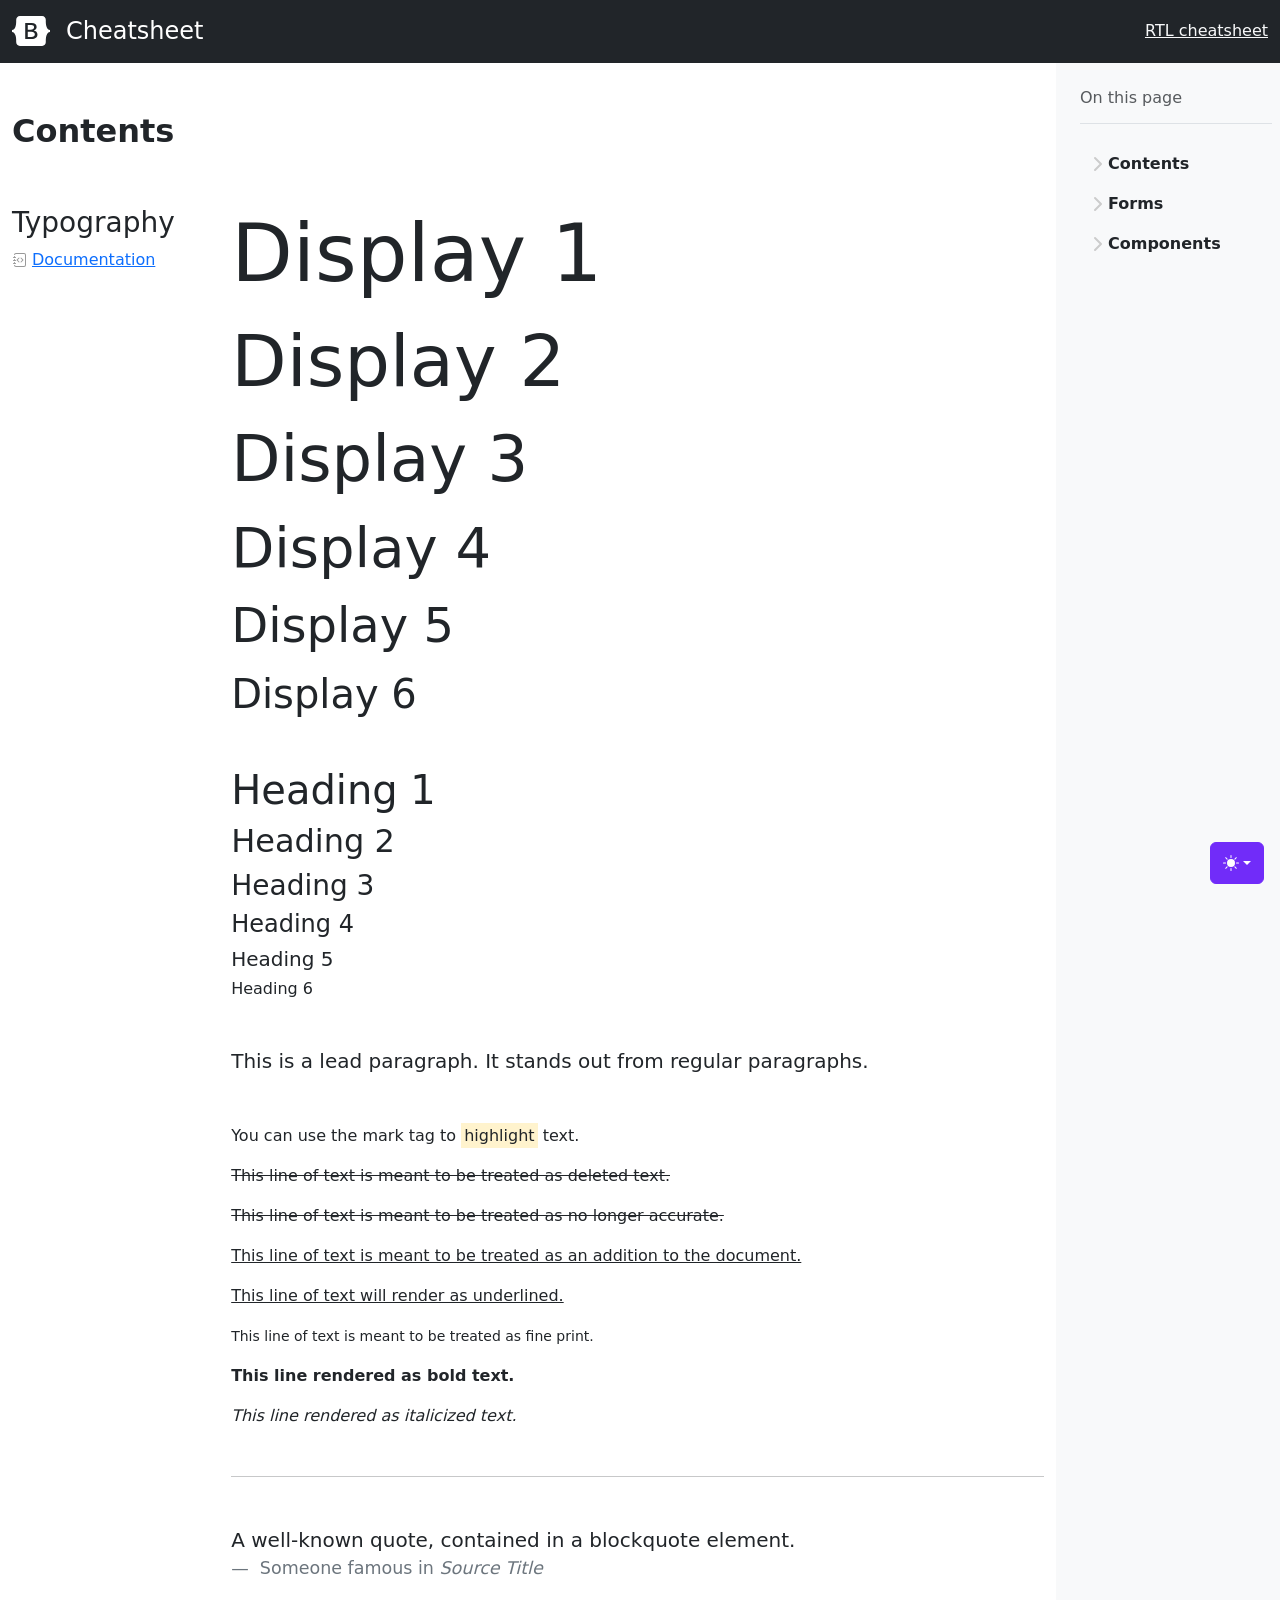
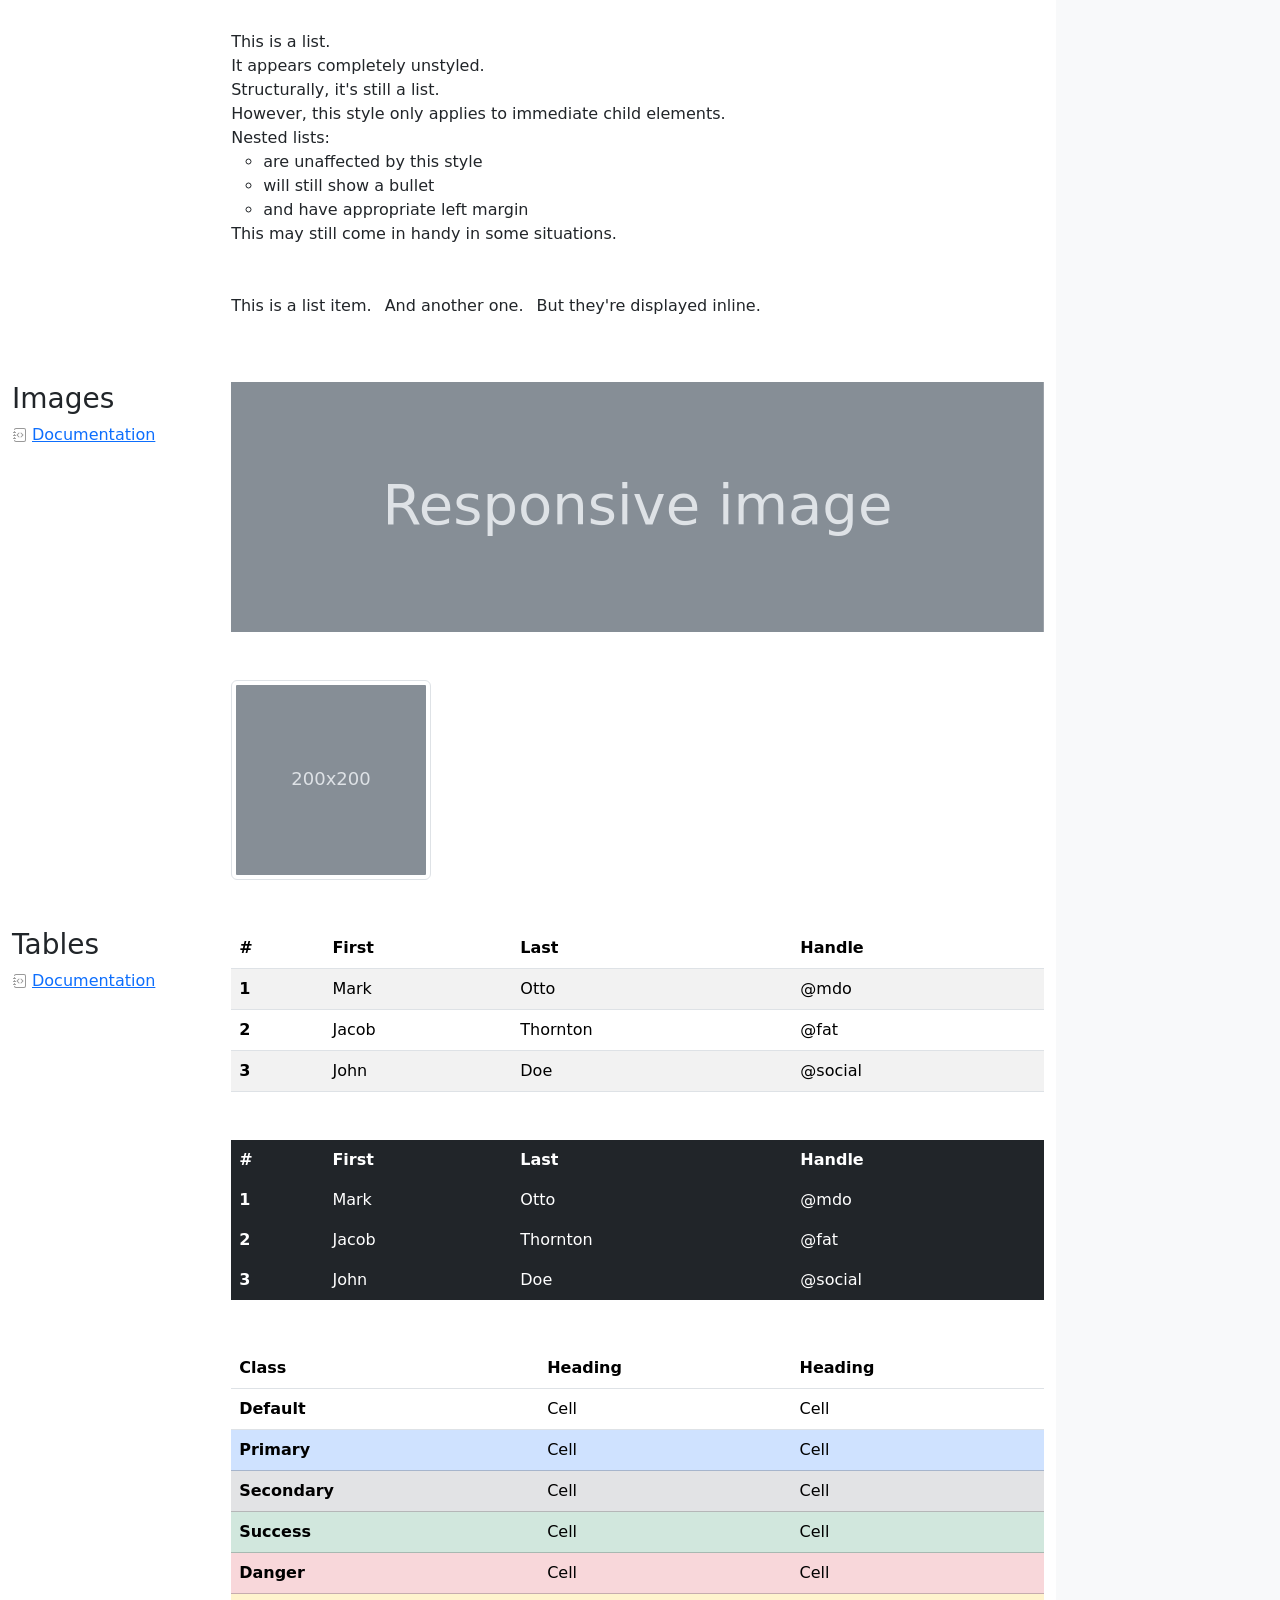
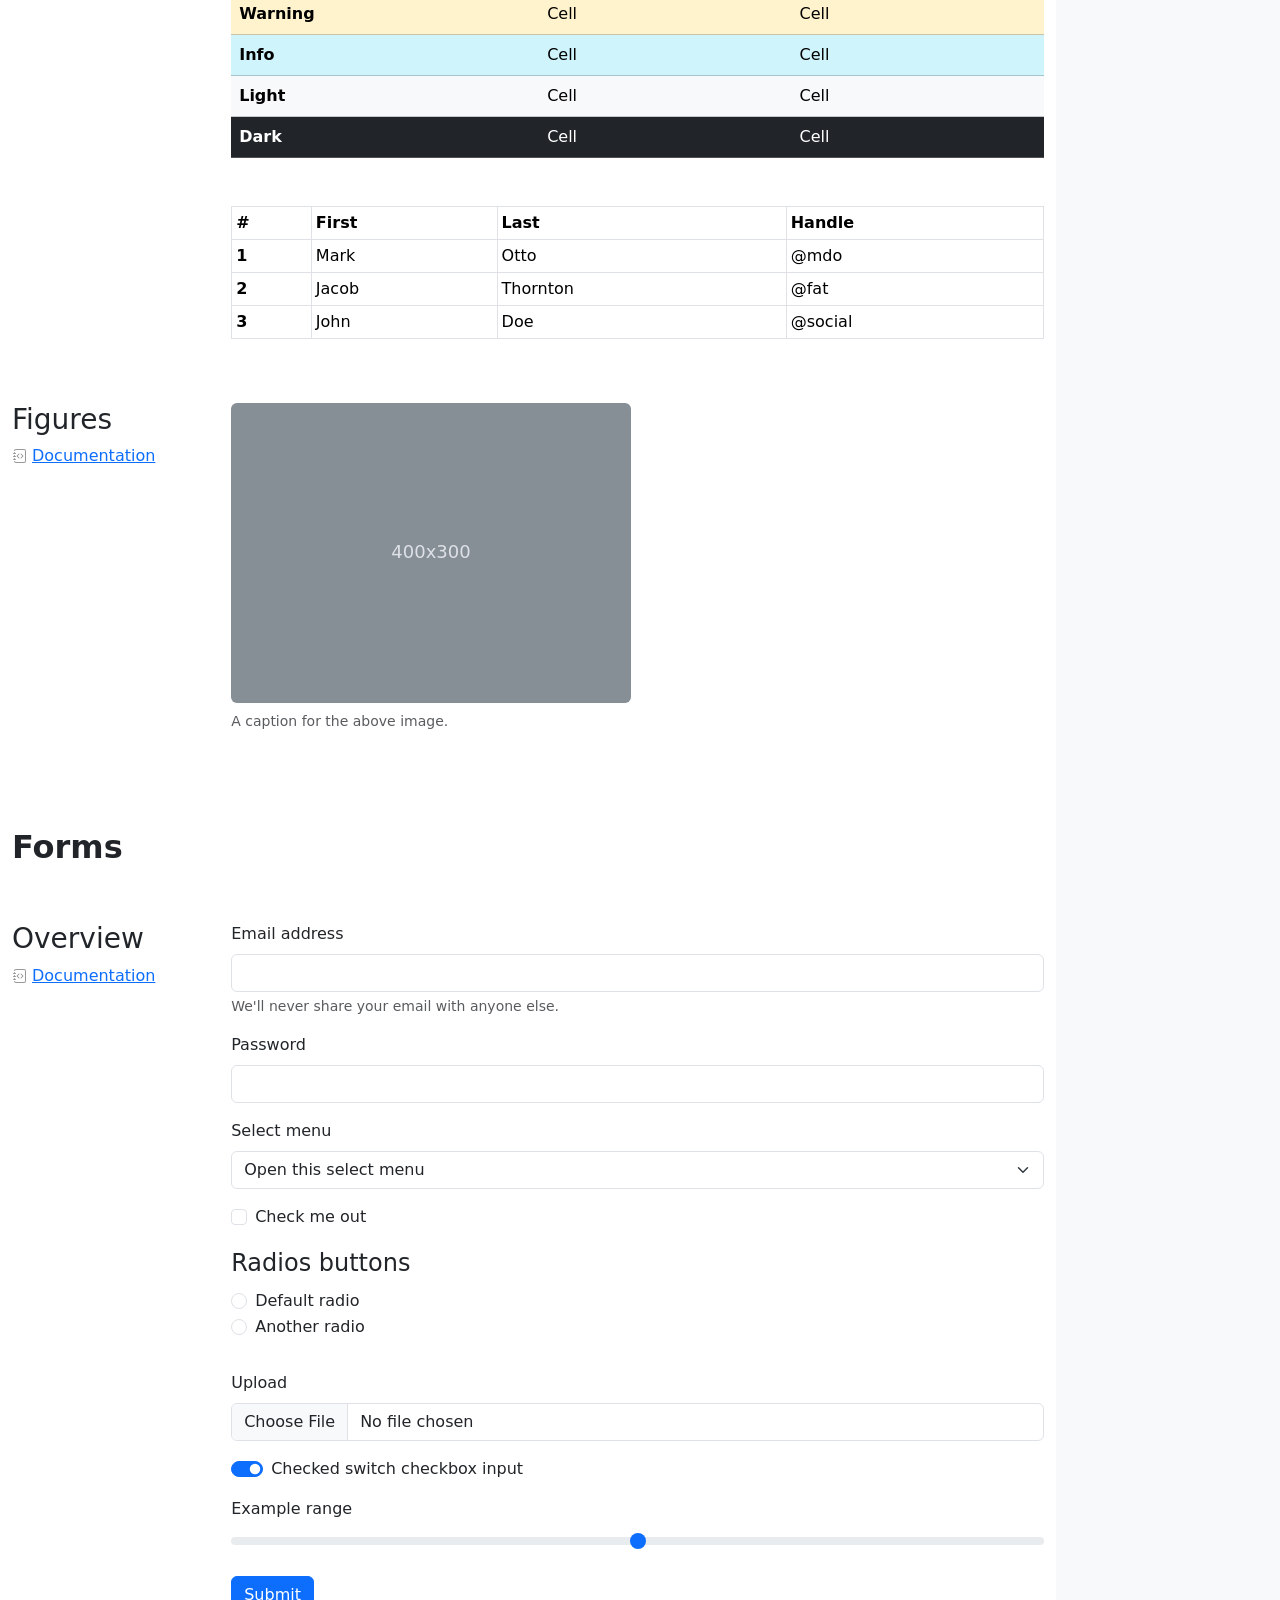
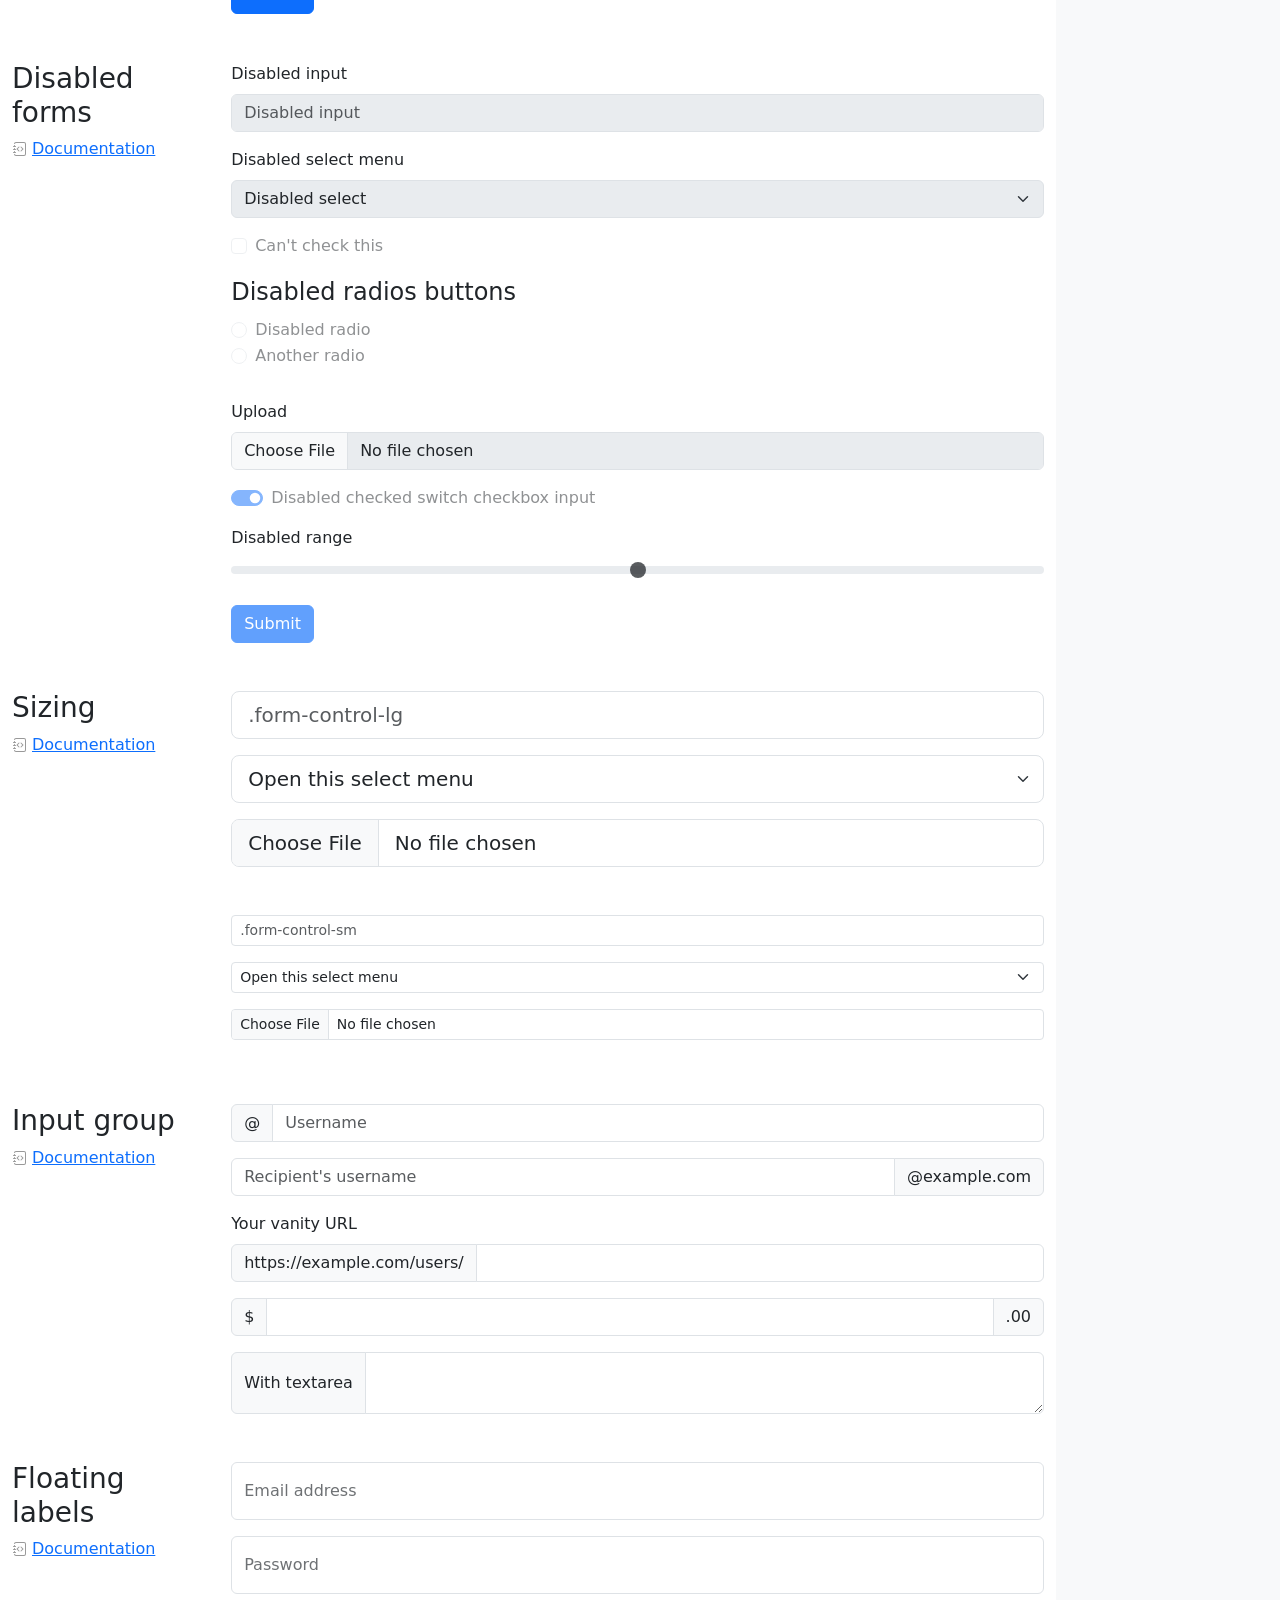
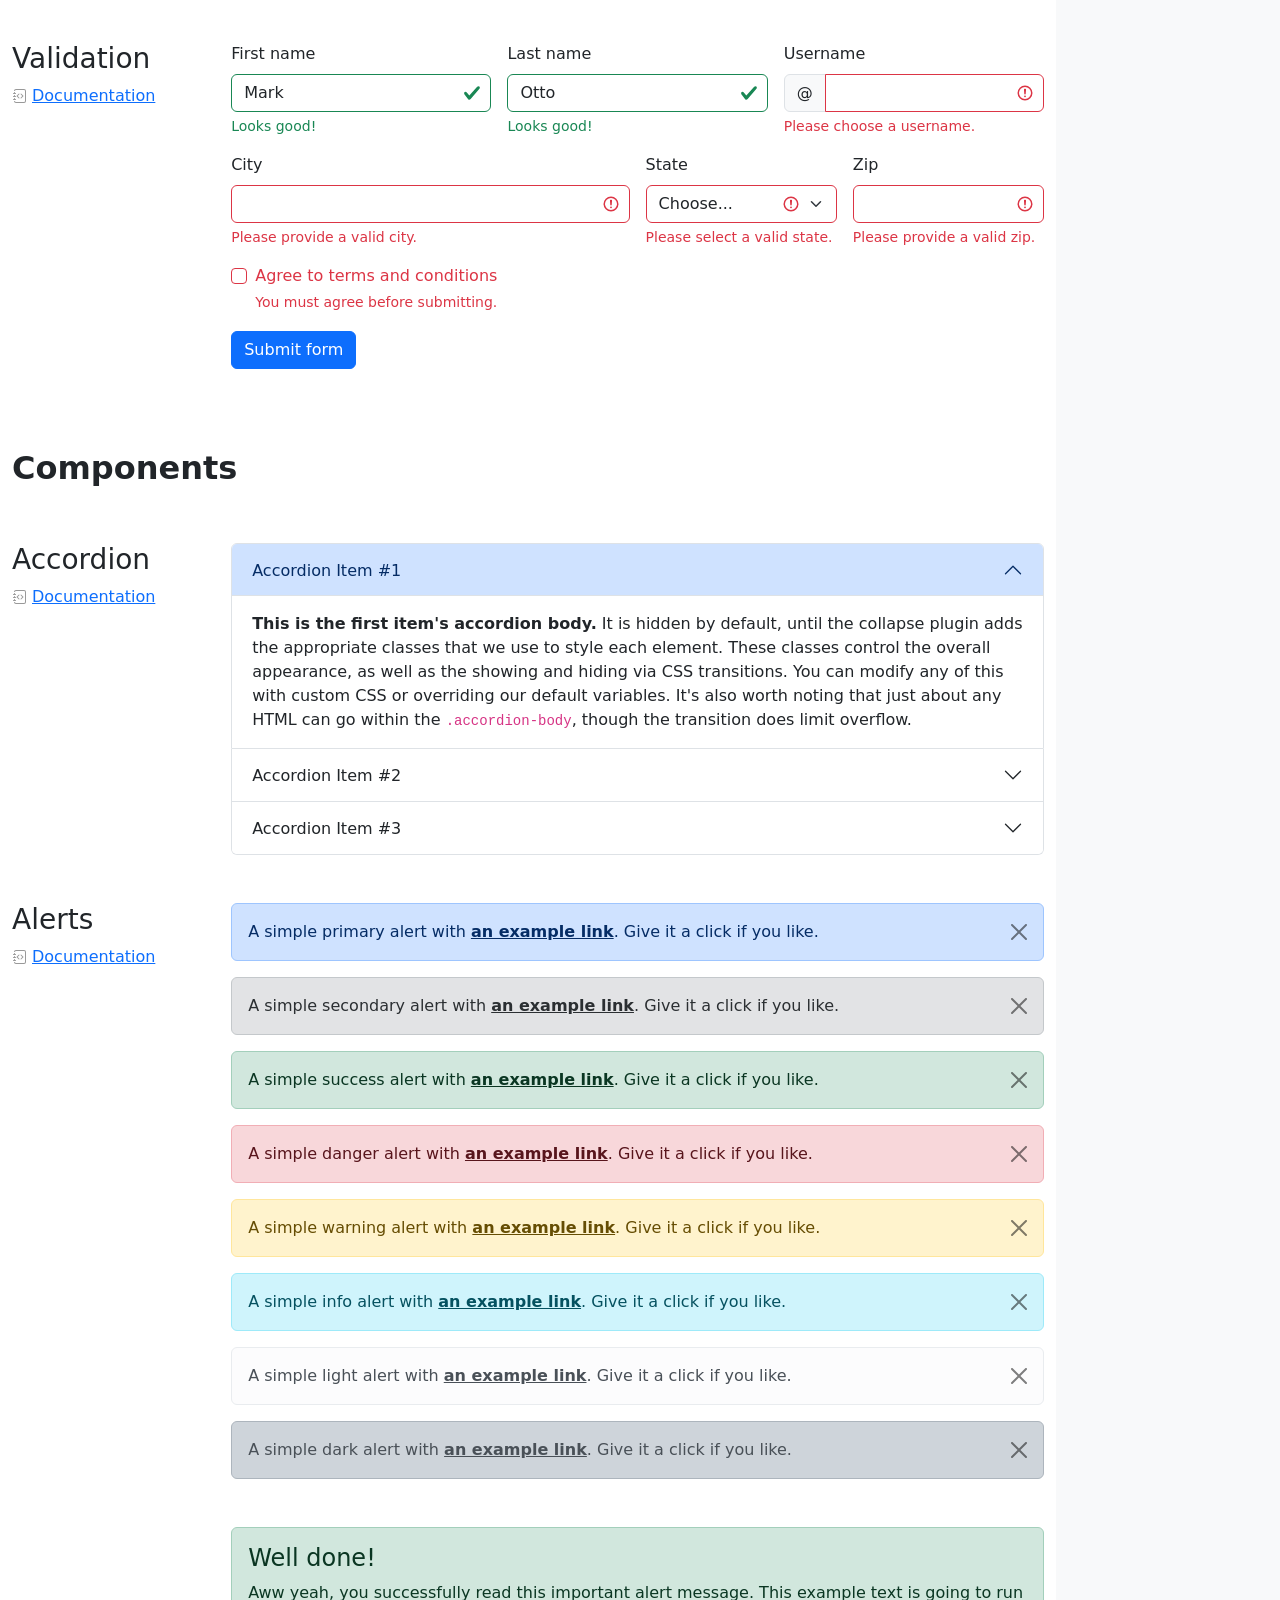
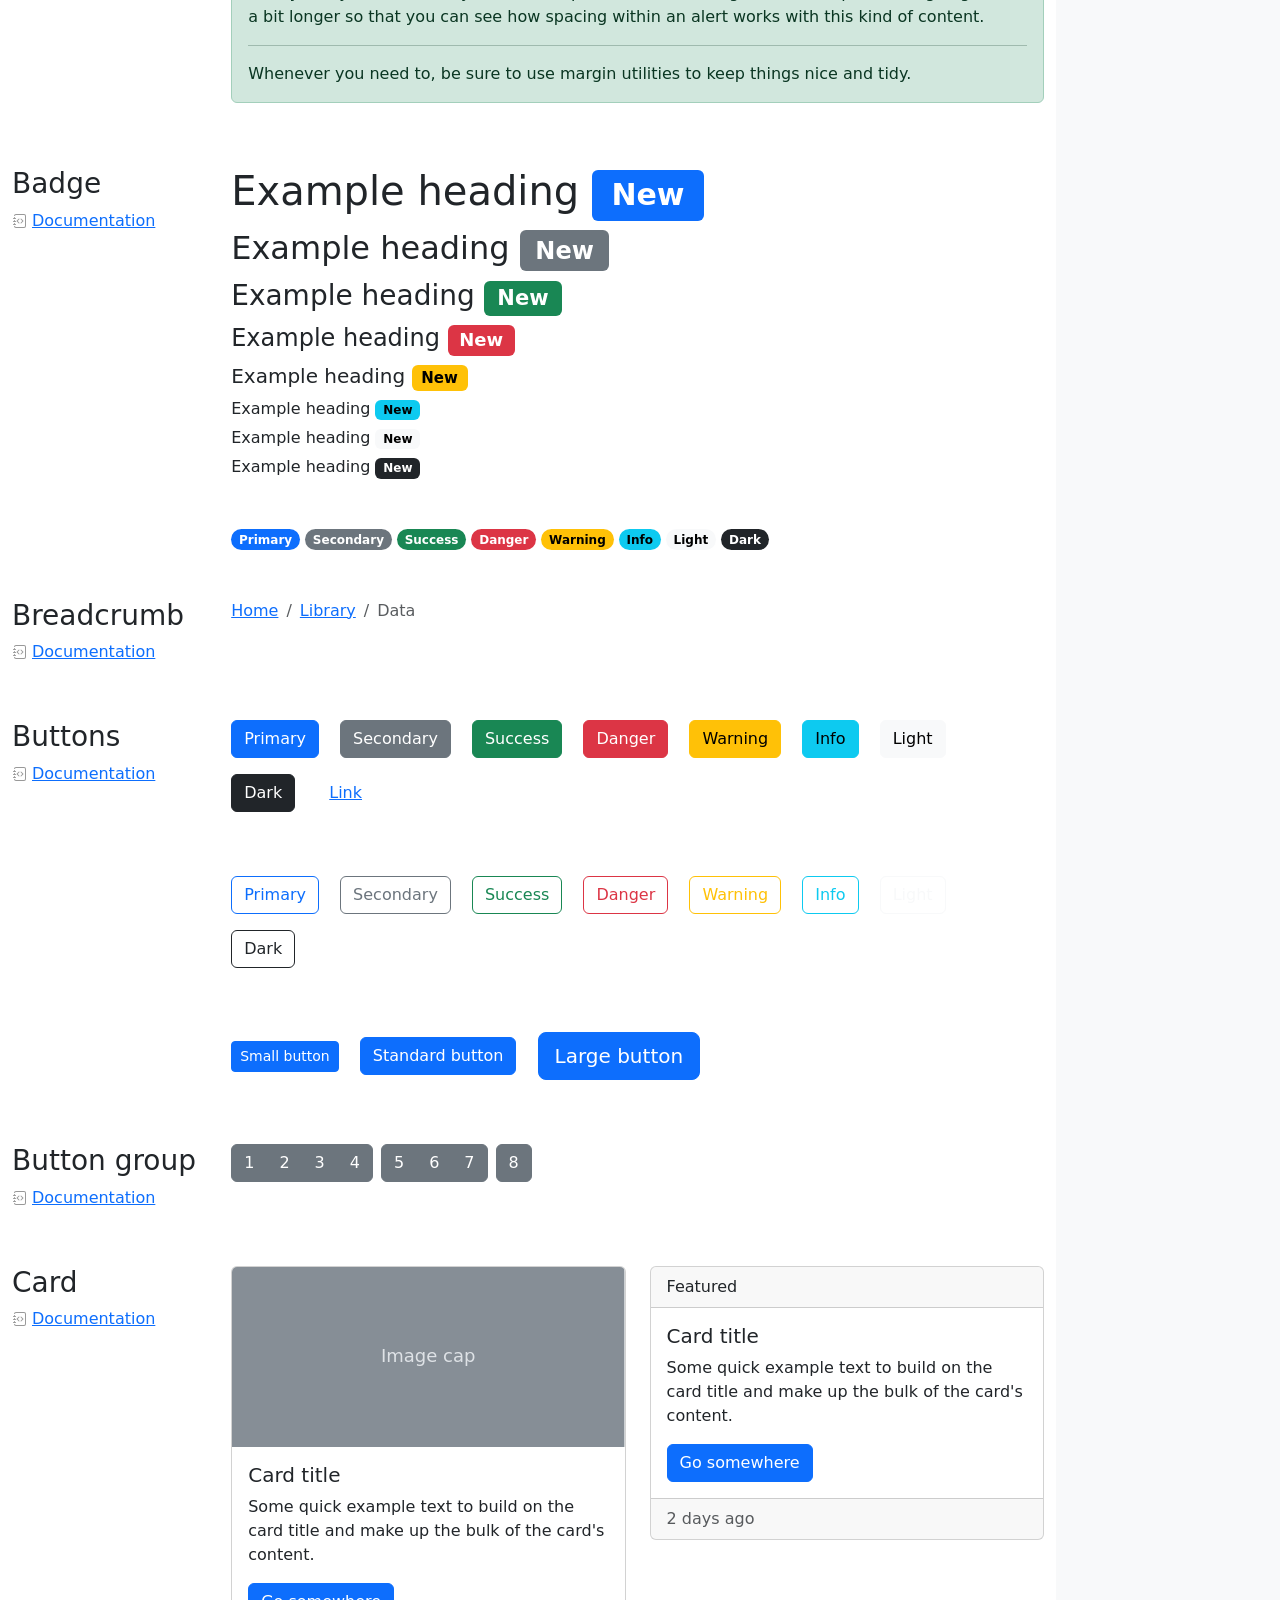
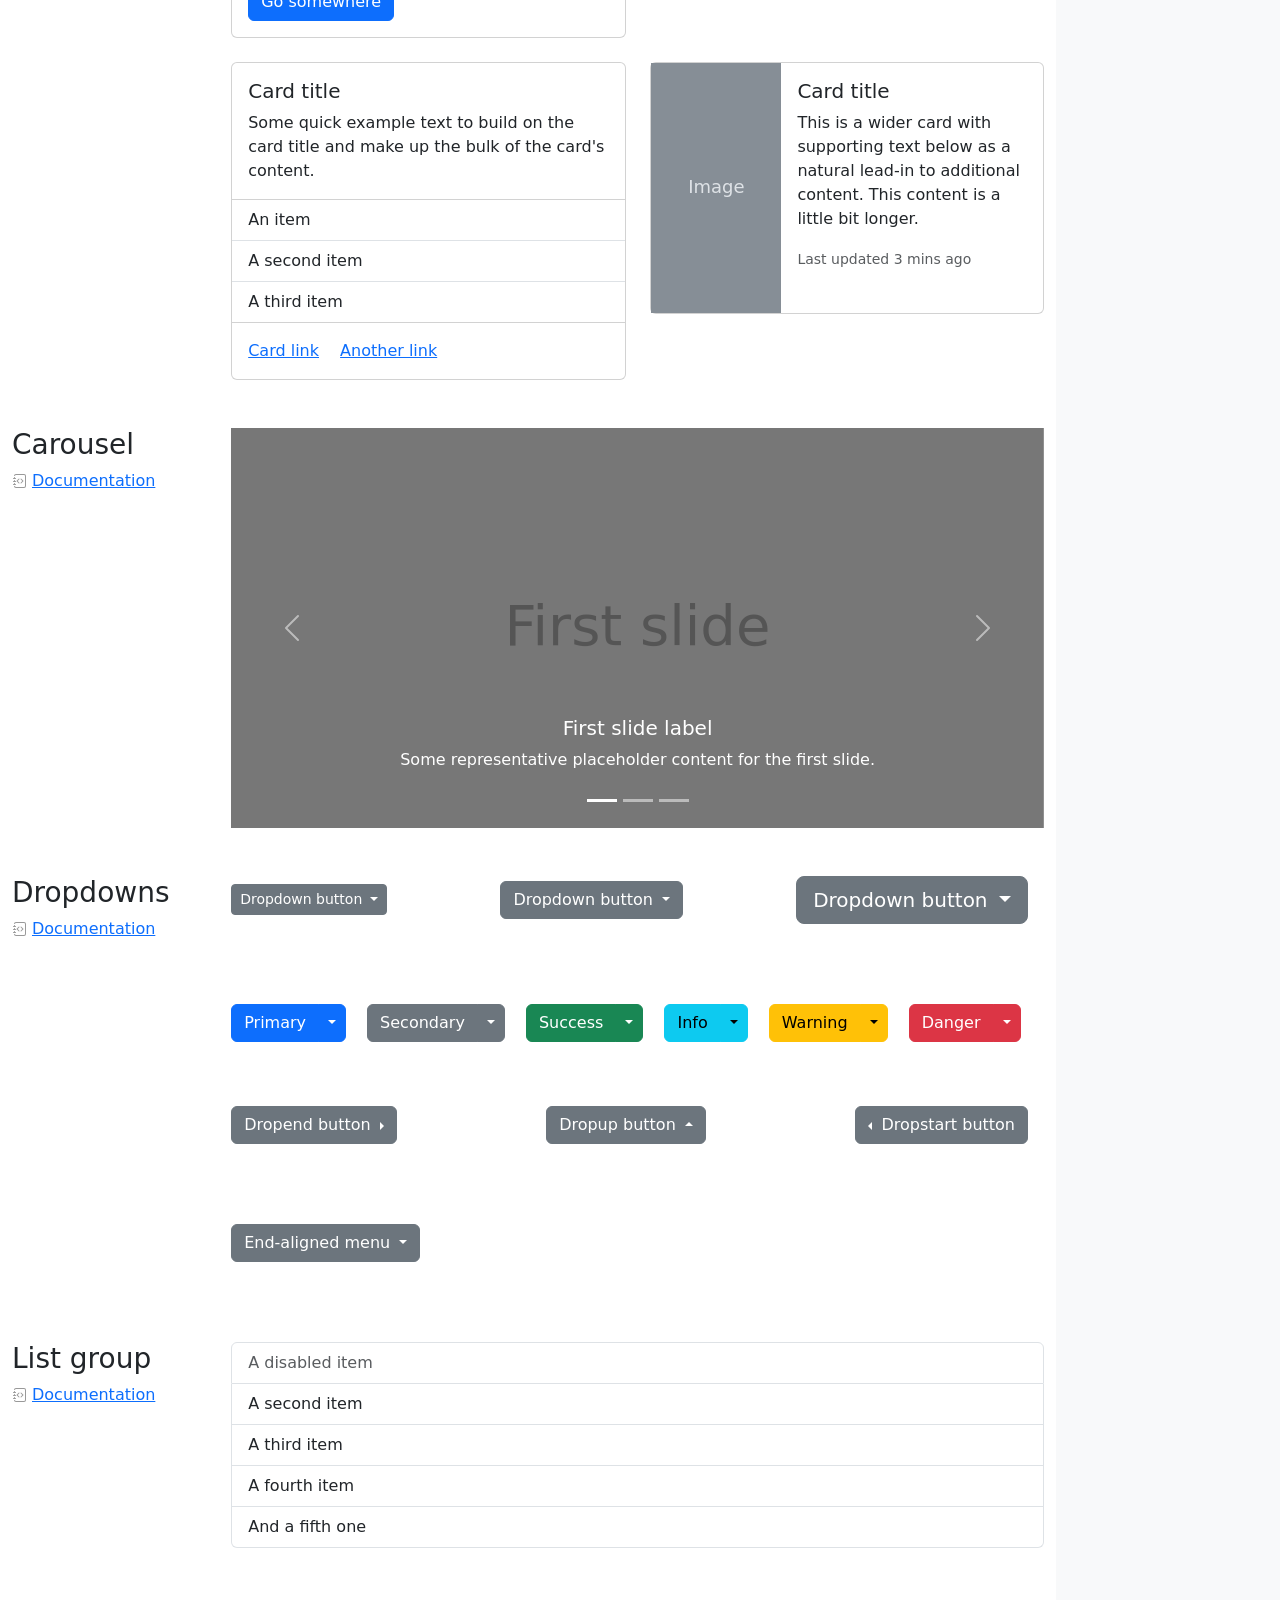
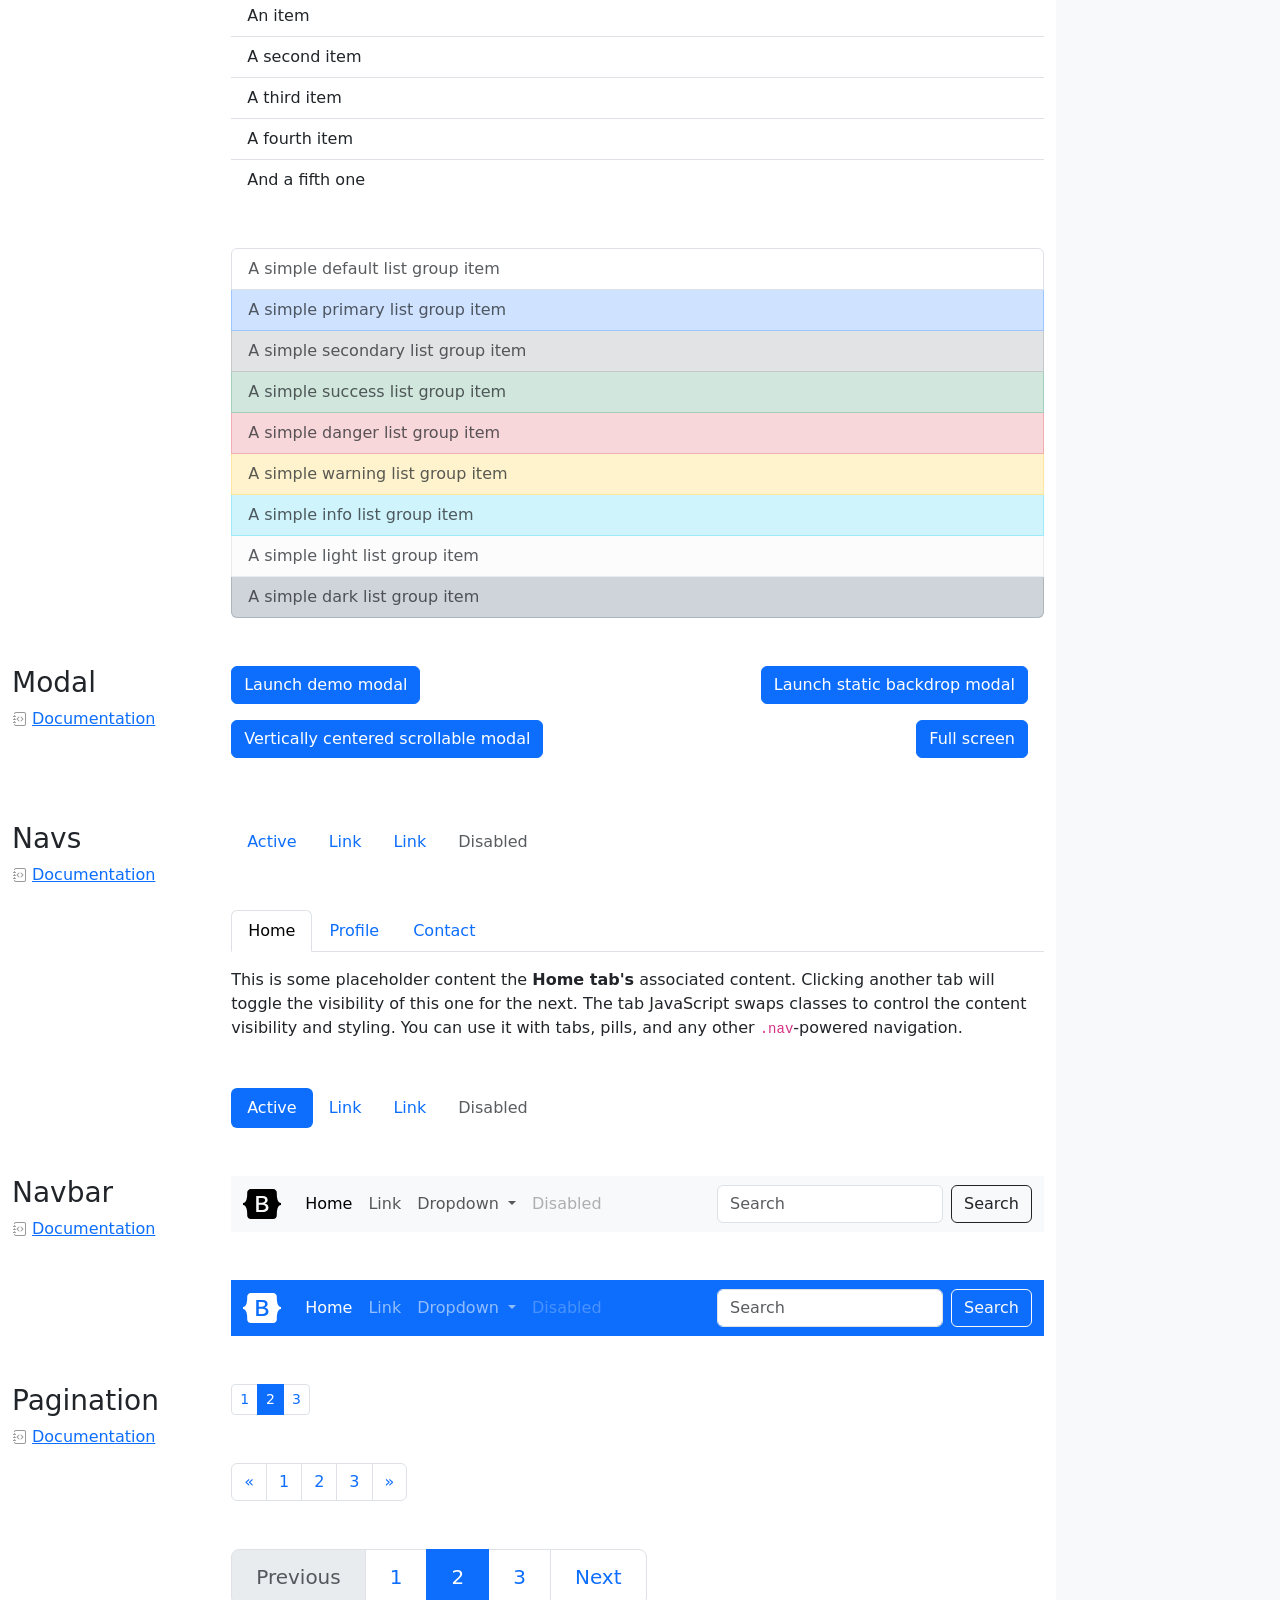
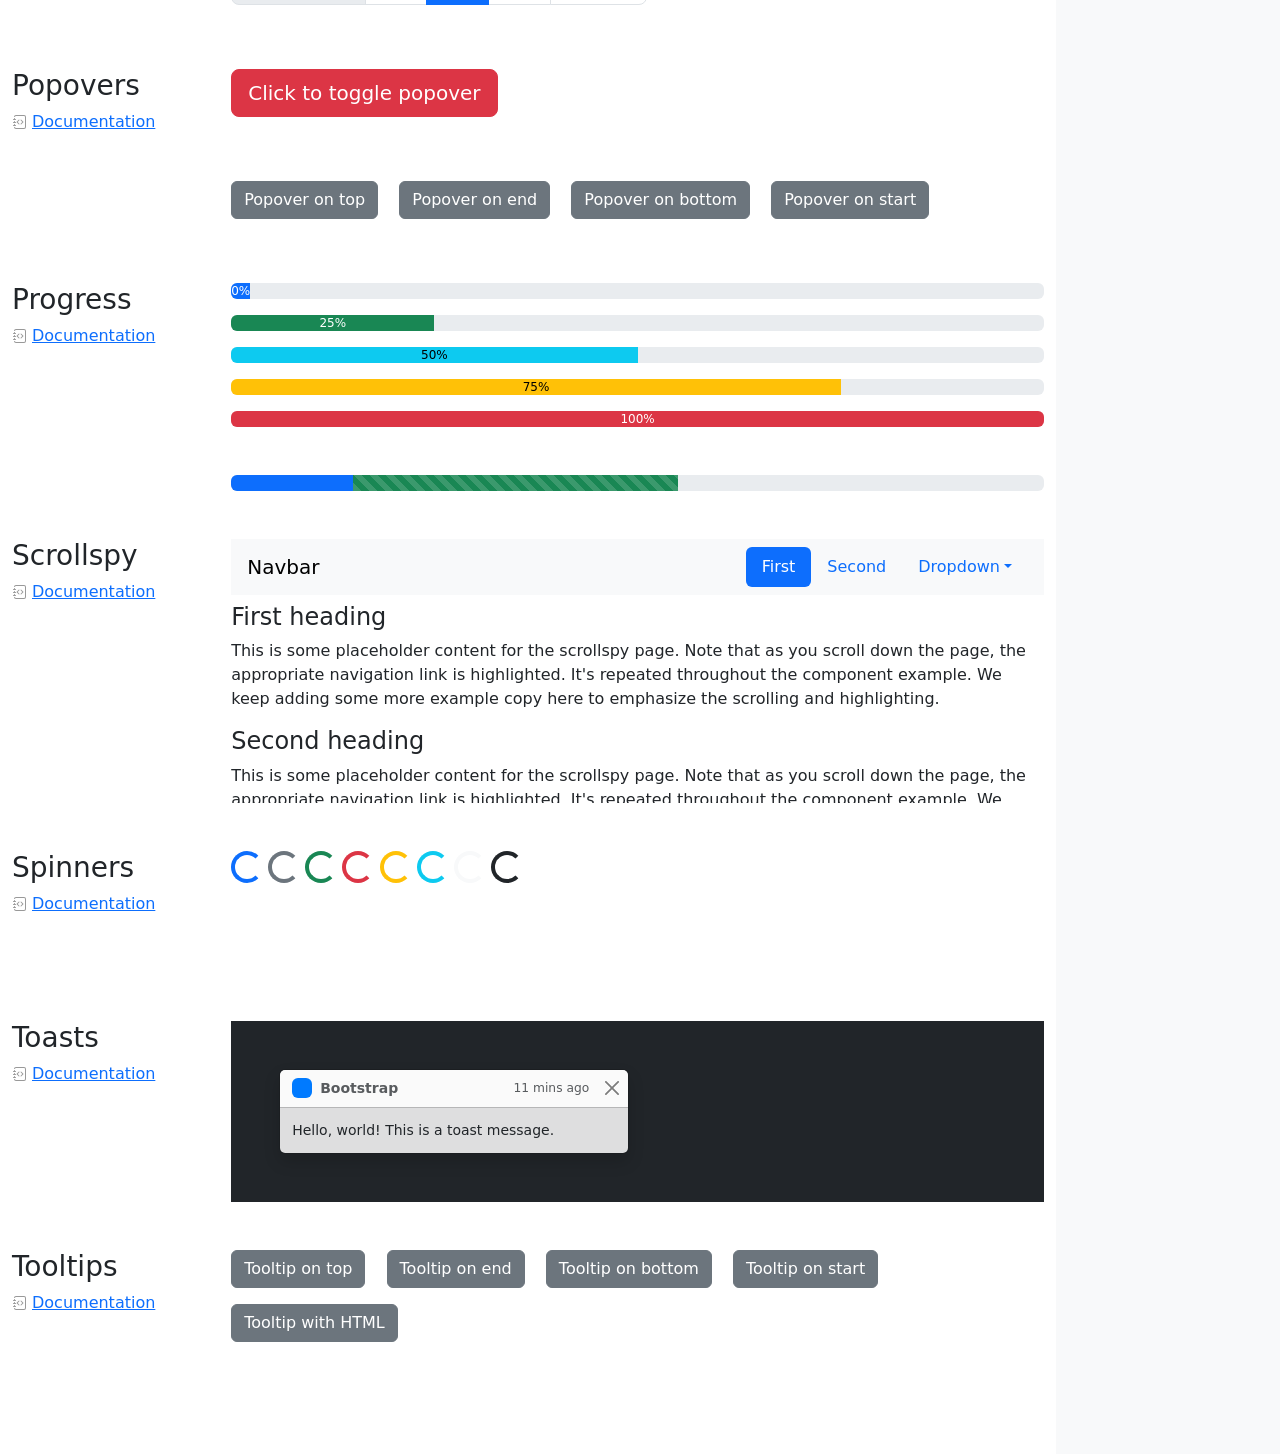
<file: bootstrap-5.3.8-examples/cheatsheet/index.html>
<!doctype html>
<html lang="en" data-bs-theme="auto">
  <head>
    <meta charset="utf-8" />
    <meta name="viewport" content="width=device-width, initial-scale=1" />
    <meta name="description" content="" />
    <meta
      name="author"
      content="Mark Otto, Jacob Thornton, and Bootstrap contributors"
    />
    <meta name="generator" content="Astro v5.13.2" />
    <title>Cheatsheet · Bootstrap v5.3</title>
    <link
      rel="canonical"
      href="https://getbootstrap.com/docs/5.3/examples/cheatsheet/"
    />
    <script src="../assets/js/color-modes.js"></script>
    <link href="../assets/dist/css/bootstrap.min.css" rel="stylesheet" />
    <meta name="theme-color" content="#712cf9" />
    <link href="cheatsheet.css" rel="stylesheet" />
    <style>
      .bd-placeholder-img {
        font-size: 1.125rem;
        text-anchor: middle;
        -webkit-user-select: none;
        -moz-user-select: none;
        user-select: none;
      }
      @media (min-width: 768px) {
        .bd-placeholder-img-lg {
          font-size: 3.5rem;
        }
      }
      .b-example-divider {
        width: 100%;
        height: 3rem;
        background-color: #0000001a;
        border: solid rgba(0, 0, 0, 0.15);
        border-width: 1px 0;
        box-shadow:
          inset 0 0.5em 1.5em #0000001a,
          inset 0 0.125em 0.5em #00000026;
      }
      .b-example-vr {
        flex-shrink: 0;
        width: 1.5rem;
        height: 100vh;
      }
      .bi {
        vertical-align: -0.125em;
        fill: currentColor;
      }
      .nav-scroller {
        position: relative;
        z-index: 2;
        height: 2.75rem;
        overflow-y: hidden;
      }
      .nav-scroller .nav {
        display: flex;
        flex-wrap: nowrap;
        padding-bottom: 1rem;
        margin-top: -1px;
        overflow-x: auto;
        text-align: center;
        white-space: nowrap;
        -webkit-overflow-scrolling: touch;
      }
      .btn-bd-primary {
        --bd-violet-bg: #712cf9;
        --bd-violet-rgb: 112.520718, 44.062154, 249.437846;
        --bs-btn-font-weight: 600;
        --bs-btn-color: var(--bs-white);
        --bs-btn-bg: var(--bd-violet-bg);
        --bs-btn-border-color: var(--bd-violet-bg);
        --bs-btn-hover-color: var(--bs-white);
        --bs-btn-hover-bg: #6528e0;
        --bs-btn-hover-border-color: #6528e0;
        --bs-btn-focus-shadow-rgb: var(--bd-violet-rgb);
        --bs-btn-active-color: var(--bs-btn-hover-color);
        --bs-btn-active-bg: #5a23c8;
        --bs-btn-active-border-color: #5a23c8;
      }
      .bd-mode-toggle {
        z-index: 1500;
      }
      .bd-mode-toggle .bi {
        width: 1em;
        height: 1em;
      }
      .bd-mode-toggle .dropdown-menu .active .bi {
        display: block !important;
      }
    </style>
  </head>
  <body class="bg-body-tertiary">
    <svg xmlns="http://www.w3.org/2000/svg" class="d-none">
      <symbol id="check2" viewBox="0 0 16 16">
        <path
          d="M13.854 3.646a.5.5 0 0 1 0 .708l-7 7a.5.5 0 0 1-.708 0l-3.5-3.5a.5.5 0 1 1 .708-.708L6.5 10.293l6.646-6.647a.5.5 0 0 1 .708 0z"
        ></path>
      </symbol>
      <symbol id="circle-half" viewBox="0 0 16 16">
        <path
          d="M8 15A7 7 0 1 0 8 1v14zm0 1A8 8 0 1 1 8 0a8 8 0 0 1 0 16z"
        ></path>
      </symbol>
      <symbol id="moon-stars-fill" viewBox="0 0 16 16">
        <path
          d="M6 .278a.768.768 0 0 1 .08.858 7.208 7.208 0 0 0-.878 3.46c0 4.021 3.278 7.277 7.318 7.277.527 0 1.04-.055 1.533-.16a.787.787 0 0 1 .81.316.733.733 0 0 1-.031.893A8.349 8.349 0 0 1 8.344 16C3.734 16 0 12.286 0 7.71 0 4.266 2.114 1.312 5.124.06A.752.752 0 0 1 6 .278z"
        ></path>
        <path
          d="M10.794 3.148a.217.217 0 0 1 .412 0l.387 1.162c.173.518.579.924 1.097 1.097l1.162.387a.217.217 0 0 1 0 .412l-1.162.387a1.734 1.734 0 0 0-1.097 1.097l-.387 1.162a.217.217 0 0 1-.412 0l-.387-1.162A1.734 1.734 0 0 0 9.31 6.593l-1.162-.387a.217.217 0 0 1 0-.412l1.162-.387a1.734 1.734 0 0 0 1.097-1.097l.387-1.162zM13.863.099a.145.145 0 0 1 .274 0l.258.774c.115.346.386.617.732.732l.774.258a.145.145 0 0 1 0 .274l-.774.258a1.156 1.156 0 0 0-.732.732l-.258.774a.145.145 0 0 1-.274 0l-.258-.774a1.156 1.156 0 0 0-.732-.732l-.774-.258a.145.145 0 0 1 0-.274l.774-.258c.346-.115.617-.386.732-.732L13.863.1z"
        ></path>
      </symbol>
      <symbol id="sun-fill" viewBox="0 0 16 16">
        <path
          d="M8 12a4 4 0 1 0 0-8 4 4 0 0 0 0 8zM8 0a.5.5 0 0 1 .5.5v2a.5.5 0 0 1-1 0v-2A.5.5 0 0 1 8 0zm0 13a.5.5 0 0 1 .5.5v2a.5.5 0 0 1-1 0v-2A.5.5 0 0 1 8 13zm8-5a.5.5 0 0 1-.5.5h-2a.5.5 0 0 1 0-1h2a.5.5 0 0 1 .5.5zM3 8a.5.5 0 0 1-.5.5h-2a.5.5 0 0 1 0-1h2A.5.5 0 0 1 3 8zm10.657-5.657a.5.5 0 0 1 0 .707l-1.414 1.415a.5.5 0 1 1-.707-.708l1.414-1.414a.5.5 0 0 1 .707 0zm-9.193 9.193a.5.5 0 0 1 0 .707L3.05 13.657a.5.5 0 0 1-.707-.707l1.414-1.414a.5.5 0 0 1 .707 0zm9.193 2.121a.5.5 0 0 1-.707 0l-1.414-1.414a.5.5 0 0 1 .707-.707l1.414 1.414a.5.5 0 0 1 0 .707zM4.464 4.465a.5.5 0 0 1-.707 0L2.343 3.05a.5.5 0 1 1 .707-.707l1.414 1.414a.5.5 0 0 1 0 .708z"
        ></path>
      </symbol>
    </svg>
    <div
      class="dropdown position-fixed bottom-0 end-0 mb-3 me-3 bd-mode-toggle"
    >
      <button
        class="btn btn-bd-primary py-2 dropdown-toggle d-flex align-items-center"
        id="bd-theme"
        type="button"
        aria-expanded="false"
        data-bs-toggle="dropdown"
        aria-label="Toggle theme (auto)"
      >
        <svg class="bi my-1 theme-icon-active" aria-hidden="true">
          <use href="#circle-half"></use>
        </svg>
        <span class="visually-hidden" id="bd-theme-text">Toggle theme</span>
      </button>
      <ul
        class="dropdown-menu dropdown-menu-end shadow"
        aria-labelledby="bd-theme-text"
      >
        <li>
          <button
            type="button"
            class="dropdown-item d-flex align-items-center"
            data-bs-theme-value="light"
            aria-pressed="false"
          >
            <svg class="bi me-2 opacity-50" aria-hidden="true">
              <use href="#sun-fill"></use>
            </svg>
            Light
            <svg class="bi ms-auto d-none" aria-hidden="true">
              <use href="#check2"></use>
            </svg>
          </button>
        </li>
        <li>
          <button
            type="button"
            class="dropdown-item d-flex align-items-center"
            data-bs-theme-value="dark"
            aria-pressed="false"
          >
            <svg class="bi me-2 opacity-50" aria-hidden="true">
              <use href="#moon-stars-fill"></use>
            </svg>
            Dark
            <svg class="bi ms-auto d-none" aria-hidden="true">
              <use href="#check2"></use>
            </svg>
          </button>
        </li>
        <li>
          <button
            type="button"
            class="dropdown-item d-flex align-items-center active"
            data-bs-theme-value="auto"
            aria-pressed="true"
          >
            <svg class="bi me-2 opacity-50" aria-hidden="true">
              <use href="#circle-half"></use>
            </svg>
            Auto
            <svg class="bi ms-auto d-none" aria-hidden="true">
              <use href="#check2"></use>
            </svg>
          </button>
        </li>
      </ul>
    </div>
    <header
      class="bd-header bg-dark py-3 d-flex align-items-stretch border-bottom border-dark"
    >
      <div class="container-fluid d-flex align-items-center">
        <h1 class="d-flex align-items-center fs-4 text-white mb-0">
          <img
            src="../assets/brand/bootstrap-logo-white.svg"
            width="38"
            height="30"
            class="me-3"
            alt="Bootstrap"
          />
          Cheatsheet
        </h1>
        <a
          href="../examples/cheatsheet-rtl/"
          class="ms-auto link-light"
          hreflang="ar"
          >RTL cheatsheet</a
        >
      </div>
    </header>
    <aside
      class="bd-aside sticky-xl-top text-body-secondary align-self-start mb-3 mb-xl-5 px-2"
    >
      <h2 class="h6 pt-4 pb-3 mb-4 border-bottom">On this page</h2>
      <nav class="small" id="toc">
        <ul class="list-unstyled">
          <li class="my-2">
            <button
              type="button"
              class="btn d-inline-flex align-items-center collapsed border-0"
              data-bs-toggle="collapse"
              aria-expanded="false"
              data-bs-target="#contents-collapse"
              aria-controls="contents-collapse"
            >
              Contents
            </button>
            <ul class="list-unstyled ps-3 collapse" id="contents-collapse">
              <li>
                <a
                  class="d-inline-flex align-items-center rounded text-decoration-none"
                  href="#typography"
                  >Typography</a
                >
              </li>
              <li>
                <a
                  class="d-inline-flex align-items-center rounded text-decoration-none"
                  href="#images"
                  >Images</a
                >
              </li>
              <li>
                <a
                  class="d-inline-flex align-items-center rounded text-decoration-none"
                  href="#tables"
                  >Tables</a
                >
              </li>
              <li>
                <a
                  class="d-inline-flex align-items-center rounded text-decoration-none"
                  href="#figures"
                  >Figures</a
                >
              </li>
            </ul>
          </li>
          <li class="my-2">
            <button
              type="button"
              class="btn d-inline-flex align-items-center collapsed border-0"
              data-bs-toggle="collapse"
              aria-expanded="false"
              data-bs-target="#forms-collapse"
              aria-controls="forms-collapse"
            >
              Forms
            </button>
            <ul class="list-unstyled ps-3 collapse" id="forms-collapse">
              <li>
                <a
                  class="d-inline-flex align-items-center rounded text-decoration-none"
                  href="#overview"
                  >Overview</a
                >
              </li>
              <li>
                <a
                  class="d-inline-flex align-items-center rounded text-decoration-none"
                  href="#disabled-forms"
                  >Disabled forms</a
                >
              </li>
              <li>
                <a
                  class="d-inline-flex align-items-center rounded text-decoration-none"
                  href="#sizing"
                  >Sizing</a
                >
              </li>
              <li>
                <a
                  class="d-inline-flex align-items-center rounded text-decoration-none"
                  href="#input-group"
                  >Input group</a
                >
              </li>
              <li>
                <a
                  class="d-inline-flex align-items-center rounded text-decoration-none"
                  href="#floating-labels"
                  >Floating labels</a
                >
              </li>
              <li>
                <a
                  class="d-inline-flex align-items-center rounded text-decoration-none"
                  href="#validation"
                  >Validation</a
                >
              </li>
            </ul>
          </li>
          <li class="my-2">
            <button
              type="button"
              class="btn d-inline-flex align-items-center collapsed border-0"
              data-bs-toggle="collapse"
              aria-expanded="false"
              data-bs-target="#components-collapse"
              aria-controls="components-collapse"
            >
              Components
            </button>
            <ul class="list-unstyled ps-3 collapse" id="components-collapse">
              <li>
                <a
                  class="d-inline-flex align-items-center rounded text-decoration-none"
                  href="#accordion"
                  >Accordion</a
                >
              </li>
              <li>
                <a
                  class="d-inline-flex align-items-center rounded text-decoration-none"
                  href="#alerts"
                  >Alerts</a
                >
              </li>
              <li>
                <a
                  class="d-inline-flex align-items-center rounded text-decoration-none"
                  href="#badge"
                  >Badge</a
                >
              </li>
              <li>
                <a
                  class="d-inline-flex align-items-center rounded text-decoration-none"
                  href="#breadcrumb"
                  >Breadcrumb</a
                >
              </li>
              <li>
                <a
                  class="d-inline-flex align-items-center rounded text-decoration-none"
                  href="#buttons"
                  >Buttons</a
                >
              </li>
              <li>
                <a
                  class="d-inline-flex align-items-center rounded text-decoration-none"
                  href="#button-group"
                  >Button group</a
                >
              </li>
              <li>
                <a
                  class="d-inline-flex align-items-center rounded text-decoration-none"
                  href="#card"
                  >Card</a
                >
              </li>
              <li>
                <a
                  class="d-inline-flex align-items-center rounded text-decoration-none"
                  href="#carousel"
                  >Carousel</a
                >
              </li>
              <li>
                <a
                  class="d-inline-flex align-items-center rounded text-decoration-none"
                  href="#dropdowns"
                  >Dropdowns</a
                >
              </li>
              <li>
                <a
                  class="d-inline-flex align-items-center rounded text-decoration-none"
                  href="#list-group"
                  >List group</a
                >
              </li>
              <li>
                <a
                  class="d-inline-flex align-items-center rounded text-decoration-none"
                  href="#modal"
                  >Modal</a
                >
              </li>
              <li>
                <a
                  class="d-inline-flex align-items-center rounded text-decoration-none"
                  href="#navs"
                  >Navs</a
                >
              </li>
              <li>
                <a
                  class="d-inline-flex align-items-center rounded text-decoration-none"
                  href="#navbar"
                  >Navbar</a
                >
              </li>
              <li>
                <a
                  class="d-inline-flex align-items-center rounded text-decoration-none"
                  href="#pagination"
                  >Pagination</a
                >
              </li>
              <li>
                <a
                  class="d-inline-flex align-items-center rounded text-decoration-none"
                  href="#popovers"
                  >Popovers</a
                >
              </li>
              <li>
                <a
                  class="d-inline-flex align-items-center rounded text-decoration-none"
                  href="#progress"
                  >Progress</a
                >
              </li>
              <li>
                <a
                  class="d-inline-flex align-items-center rounded text-decoration-none"
                  href="#scrollspy"
                  >Scrollspy</a
                >
              </li>
              <li>
                <a
                  class="d-inline-flex align-items-center rounded text-decoration-none"
                  href="#spinners"
                  >Spinners</a
                >
              </li>
              <li>
                <a
                  class="d-inline-flex align-items-center rounded text-decoration-none"
                  href="#toasts"
                  >Toasts</a
                >
              </li>
              <li>
                <a
                  class="d-inline-flex align-items-center rounded text-decoration-none"
                  href="#tooltips"
                  >Tooltips</a
                >
              </li>
            </ul>
          </li>
        </ul>
      </nav>
    </aside>
    <main class="bd-cheatsheet container-fluid bg-body">
      <section id="content">
        <h2 class="sticky-xl-top fw-bold pt-3 pt-xl-5 pb-2 pb-xl-3">
          Contents
        </h2>
        <article class="my-3" id="typography">
          <div
            class="bd-heading sticky-xl-top align-self-start mt-5 mb-3 mt-xl-0 mb-xl-2"
          >
            <h3>Typography</h3>
            <a class="d-flex align-items-center" href="../content/typography"
              >Documentation</a
            >
          </div>
          <div>
            <div class="bd-example-snippet bd-code-snippet">
              <div class="bd-example m-0 border-0">
                <p class="display-1">Display 1</p>
                <p class="display-2">Display 2</p>
                <p class="display-3">Display 3</p>
                <p class="display-4">Display 4</p>
                <p class="display-5">Display 5</p>
                <p class="display-6">Display 6</p>
              </div>
            </div>
            <div class="bd-example-snippet bd-code-snippet">
              <div class="bd-example m-0 border-0">
                <p class="h1">Heading 1</p>
                <p class="h2">Heading 2</p>
                <p class="h3">Heading 3</p>
                <p class="h4">Heading 4</p>
                <p class="h5">Heading 5</p>
                <p class="h6">Heading 6</p>
              </div>
            </div>
            <div class="bd-example-snippet bd-code-snippet">
              <div class="bd-example m-0 border-0">
                <p class="lead">
                  This is a lead paragraph. It stands out from regular
                  paragraphs.
                </p>
              </div>
            </div>
            <div class="bd-example-snippet bd-code-snippet">
              <div class="bd-example m-0 border-0">
                <p>You can use the mark tag to <mark>highlight</mark> text.</p>
                <p>
                  <del
                    >This line of text is meant to be treated as deleted
                    text.</del
                  >
                </p>
                <p>
                  <s
                    >This line of text is meant to be treated as no longer
                    accurate.</s
                  >
                </p>
                <p>
                  <ins
                    >This line of text is meant to be treated as an addition to
                    the document.</ins
                  >
                </p>
                <p><u>This line of text will render as underlined.</u></p>
                <p>
                  <small
                    >This line of text is meant to be treated as fine
                    print.</small
                  >
                </p>
                <p><strong>This line rendered as bold text.</strong></p>
                <p><em>This line rendered as italicized text.</em></p>
              </div>
            </div>
            <div class="bd-example-snippet bd-code-snippet">
              <div class="bd-example m-0 border-0">
                <hr />
              </div>
            </div>
            <div class="bd-example-snippet bd-code-snippet">
              <div class="bd-example m-0 border-0">
                <blockquote class="blockquote">
                  <p>A well-known quote, contained in a blockquote element.</p>
                  <footer class="blockquote-footer">
                    Someone famous in
                    <cite title="Source Title">Source Title</cite>
                  </footer>
                </blockquote>
              </div>
            </div>
            <div class="bd-example-snippet bd-code-snippet">
              <div class="bd-example m-0 border-0">
                <ul class="list-unstyled">
                  <li>This is a list.</li>
                  <li>It appears completely unstyled.</li>
                  <li>Structurally, it's still a list.</li>
                  <li>
                    However, this style only applies to immediate child
                    elements.
                  </li>
                  <li>
                    Nested lists:
                    <ul>
                      <li>are unaffected by this style</li>
                      <li>will still show a bullet</li>
                      <li>and have appropriate left margin</li>
                    </ul>
                  </li>
                  <li>This may still come in handy in some situations.</li>
                </ul>
              </div>
            </div>
            <div class="bd-example-snippet bd-code-snippet">
              <div class="bd-example m-0 border-0">
                <ul class="list-inline">
                  <li class="list-inline-item">This is a list item.</li>
                  <li class="list-inline-item">And another one.</li>
                  <li class="list-inline-item">
                    But they're displayed inline.
                  </li>
                </ul>
              </div>
            </div>
          </div>
        </article>
        <article class="my-3" id="images">
          <div
            class="bd-heading sticky-xl-top align-self-start mt-5 mb-3 mt-xl-0 mb-xl-2"
          >
            <h3>Images</h3>
            <a class="d-flex align-items-center" href="../content/images"
              >Documentation</a
            >
          </div>
          <div>
            <div class="bd-example-snippet bd-code-snippet">
              <div class="bd-example m-0 border-0">
                <svg
                  aria-label="Placeholder: Responsive image"
                  class="bd-placeholder-img bd-placeholder-img-lg img-fluid"
                  height="250"
                  preserveAspectRatio="xMidYMid slice"
                  role="img"
                  width="100%"
                  xmlns="http://www.w3.org/2000/svg"
                >
                  <title>Placeholder</title>
                  <rect width="100%" height="100%" fill="#868e96" />
                  <text x="50%" y="50%" fill="#dee2e6" dy=".3em">
                    Responsive image
                  </text>
                </svg>
              </div>
            </div>
            <div class="bd-example-snippet bd-code-snippet">
              <div class="bd-example m-0 border-0">
                <svg
                  aria-label="A generic square placeholder image with a white border around it, making it resemble a photograph taken with an old instant camera: 200x200"
                  class="bd-placeholder-img img-thumbnail"
                  height="200"
                  preserveAspectRatio="xMidYMid slice"
                  role="img"
                  width="200"
                  xmlns="http://www.w3.org/2000/svg"
                >
                  <title>
                    A generic square placeholder image with a white border
                    around it, making it resemble a photograph taken with an old
                    instant camera
                  </title>
                  <rect width="100%" height="100%" fill="#868e96" />
                  <text x="50%" y="50%" fill="#dee2e6" dy=".3em">200x200</text>
                </svg>
              </div>
            </div>
          </div>
        </article>
        <article class="my-3" id="tables">
          <div
            class="bd-heading sticky-xl-top align-self-start mt-5 mb-3 mt-xl-0 mb-xl-2"
          >
            <h3>Tables</h3>
            <a class="d-flex align-items-center" href="../content/tables"
              >Documentation</a
            >
          </div>
          <div>
            <div class="bd-example-snippet bd-code-snippet">
              <div class="bd-example m-0 border-0">
                <table class="table table-striped">
                  <thead>
                    <tr>
                      <th scope="col">#</th>
                      <th scope="col">First</th>
                      <th scope="col">Last</th>
                      <th scope="col">Handle</th>
                    </tr>
                  </thead>
                  <tbody>
                    <tr>
                      <th scope="row">1</th>
                      <td>Mark</td>
                      <td>Otto</td>
                      <td>@mdo</td>
                    </tr>
                    <tr>
                      <th scope="row">2</th>
                      <td>Jacob</td>
                      <td>Thornton</td>
                      <td>@fat</td>
                    </tr>
                    <tr>
                      <th scope="row">3</th>
                      <td>John</td>
                      <td>Doe</td>
                      <td>@social</td>
                    </tr>
                  </tbody>
                </table>
              </div>
            </div>
            <div class="bd-example-snippet bd-code-snippet">
              <div class="bd-example m-0 border-0">
                <table class="table table-dark table-borderless">
                  <thead>
                    <tr>
                      <th scope="col">#</th>
                      <th scope="col">First</th>
                      <th scope="col">Last</th>
                      <th scope="col">Handle</th>
                    </tr>
                  </thead>
                  <tbody>
                    <tr>
                      <th scope="row">1</th>
                      <td>Mark</td>
                      <td>Otto</td>
                      <td>@mdo</td>
                    </tr>
                    <tr>
                      <th scope="row">2</th>
                      <td>Jacob</td>
                      <td>Thornton</td>
                      <td>@fat</td>
                    </tr>
                    <tr>
                      <th scope="row">3</th>
                      <td>John</td>
                      <td>Doe</td>
                      <td>@social</td>
                    </tr>
                  </tbody>
                </table>
              </div>
            </div>
            <div class="bd-example-snippet bd-code-snippet">
              <div class="bd-example m-0 border-0">
                <table class="table table-hover">
                  <thead>
                    <tr>
                      <th scope="col">Class</th>
                      <th scope="col">Heading</th>
                      <th scope="col">Heading</th>
                    </tr>
                  </thead>
                  <tbody>
                    <tr>
                      <th scope="row">Default</th>
                      <td>Cell</td>
                      <td>Cell</td>
                    </tr>
                    <tr class="table-primary">
                      <th scope="row">Primary</th>
                      <td>Cell</td>
                      <td>Cell</td>
                    </tr>
                    <tr class="table-secondary">
                      <th scope="row">Secondary</th>
                      <td>Cell</td>
                      <td>Cell</td>
                    </tr>
                    <tr class="table-success">
                      <th scope="row">Success</th>
                      <td>Cell</td>
                      <td>Cell</td>
                    </tr>
                    <tr class="table-danger">
                      <th scope="row">Danger</th>
                      <td>Cell</td>
                      <td>Cell</td>
                    </tr>
                    <tr class="table-warning">
                      <th scope="row">Warning</th>
                      <td>Cell</td>
                      <td>Cell</td>
                    </tr>
                    <tr class="table-info">
                      <th scope="row">Info</th>
                      <td>Cell</td>
                      <td>Cell</td>
                    </tr>
                    <tr class="table-light">
                      <th scope="row">Light</th>
                      <td>Cell</td>
                      <td>Cell</td>
                    </tr>
                    <tr class="table-dark">
                      <th scope="row">Dark</th>
                      <td>Cell</td>
                      <td>Cell</td>
                    </tr>
                  </tbody>
                </table>
              </div>
            </div>
            <div class="bd-example-snippet bd-code-snippet">
              <div class="bd-example m-0 border-0">
                <table class="table table-sm table-bordered">
                  <thead>
                    <tr>
                      <th scope="col">#</th>
                      <th scope="col">First</th>
                      <th scope="col">Last</th>
                      <th scope="col">Handle</th>
                    </tr>
                  </thead>
                  <tbody>
                    <tr>
                      <th scope="row">1</th>
                      <td>Mark</td>
                      <td>Otto</td>
                      <td>@mdo</td>
                    </tr>
                    <tr>
                      <th scope="row">2</th>
                      <td>Jacob</td>
                      <td>Thornton</td>
                      <td>@fat</td>
                    </tr>
                    <tr>
                      <th scope="row">3</th>
                      <td>John</td>
                      <td>Doe</td>
                      <td>@social</td>
                    </tr>
                  </tbody>
                </table>
              </div>
            </div>
          </div>
        </article>
        <article class="my-3" id="figures">
          <div
            class="bd-heading sticky-xl-top align-self-start mt-5 mb-3 mt-xl-0 mb-xl-2"
          >
            <h3>Figures</h3>
            <a class="d-flex align-items-center" href="../content/figures"
              >Documentation</a
            >
          </div>
          <div>
            <div class="bd-example-snippet bd-code-snippet">
              <div class="bd-example m-0 border-0">
                <figure class="figure">
                  <svg
                    aria-label="Placeholder: 400x300"
                    class="bd-placeholder-img figure-img img-fluid rounded"
                    height="300"
                    preserveAspectRatio="xMidYMid slice"
                    role="img"
                    width="400"
                    xmlns="http://www.w3.org/2000/svg"
                  >
                    <title>Placeholder</title>
                    <rect width="100%" height="100%" fill="#868e96" />
                    <text x="50%" y="50%" fill="#dee2e6" dy=".3em">
                      400x300
                    </text>
                  </svg>
                  <figcaption class="figure-caption">
                    A caption for the above image.
                  </figcaption>
                </figure>
              </div>
            </div>
          </div>
        </article>
      </section>
      <section id="forms">
        <h2 class="sticky-xl-top fw-bold pt-3 pt-xl-5 pb-2 pb-xl-3">Forms</h2>
        <article class="my-3" id="overview">
          <div
            class="bd-heading sticky-xl-top align-self-start mt-5 mb-3 mt-xl-0 mb-xl-2"
          >
            <h3>Overview</h3>
            <a class="d-flex align-items-center" href="../forms/overview/"
              >Documentation</a
            >
          </div>
          <div>
            <div class="bd-example-snippet bd-code-snippet">
              <div class="bd-example m-0 border-0">
                <form>
                  <div class="mb-3">
                    <label for="exampleInputEmail1" class="form-label"
                      >Email address</label
                    >
                    <input
                      type="email"
                      class="form-control"
                      id="exampleInputEmail1"
                      aria-describedby="emailHelp"
                    />
                    <div id="emailHelp" class="form-text">
                      We'll never share your email with anyone else.
                    </div>
                  </div>
                  <div class="mb-3">
                    <label for="exampleInputPassword1" class="form-label"
                      >Password</label
                    >
                    <input
                      type="password"
                      class="form-control"
                      id="exampleInputPassword1"
                    />
                  </div>
                  <div class="mb-3">
                    <label for="exampleSelect" class="form-label"
                      >Select menu</label
                    >
                    <select class="form-select" id="exampleSelect">
                      <option selected>Open this select menu</option>
                      <option value="1">One</option>
                      <option value="2">Two</option>
                      <option value="3">Three</option>
                    </select>
                  </div>
                  <div class="mb-3 form-check">
                    <input
                      type="checkbox"
                      class="form-check-input"
                      id="exampleCheck1"
                    />
                    <label class="form-check-label" for="exampleCheck1"
                      >Check me out</label
                    >
                  </div>
                  <fieldset class="mb-3">
                    <legend>Radios buttons</legend>
                    <div class="form-check">
                      <input
                        type="radio"
                        name="radios"
                        class="form-check-input"
                        id="exampleRadio1"
                      />
                      <label class="form-check-label" for="exampleRadio1"
                        >Default radio</label
                      >
                    </div>
                    <div class="mb-3 form-check">
                      <input
                        type="radio"
                        name="radios"
                        class="form-check-input"
                        id="exampleRadio2"
                      />
                      <label class="form-check-label" for="exampleRadio2"
                        >Another radio</label
                      >
                    </div>
                  </fieldset>
                  <div class="mb-3">
                    <label class="form-label" for="customFile">Upload</label>
                    <input type="file" class="form-control" id="customFile" />
                  </div>
                  <div class="mb-3 form-check form-switch">
                    <input
                      class="form-check-input"
                      type="checkbox"
                      role="switch"
                      id="switchCheckChecked"
                      checked
                    />
                    <label class="form-check-label" for="switchCheckChecked"
                      >Checked switch checkbox input</label
                    >
                  </div>
                  <div class="mb-3">
                    <label for="customRange3" class="form-label"
                      >Example range</label
                    >
                    <input
                      type="range"
                      class="form-range"
                      min="0"
                      max="5"
                      step="0.5"
                      id="customRange3"
                    />
                  </div>
                  <button type="submit" class="btn btn-primary">Submit</button>
                </form>
              </div>
            </div>
          </div>
        </article>
        <article class="my-3" id="disabled-forms">
          <div
            class="bd-heading sticky-xl-top align-self-start mt-5 mb-3 mt-xl-0 mb-xl-2"
          >
            <h3>Disabled forms</h3>
            <a
              class="d-flex align-items-center"
              href="../forms/overview/#disabled-forms"
              >Documentation</a
            >
          </div>
          <div>
            <div class="bd-example-snippet bd-code-snippet">
              <div class="bd-example m-0 border-0">
                <form>
                  <fieldset disabled aria-label="Disabled fieldset example">
                    <div class="mb-3">
                      <label for="disabledTextInput" class="form-label"
                        >Disabled input</label
                      >
                      <input
                        type="text"
                        id="disabledTextInput"
                        class="form-control"
                        placeholder="Disabled input"
                      />
                    </div>
                    <div class="mb-3">
                      <label for="disabledSelect" class="form-label"
                        >Disabled select menu</label
                      >
                      <select id="disabledSelect" class="form-select">
                        <option>Disabled select</option>
                      </select>
                    </div>
                    <div class="mb-3">
                      <div class="form-check">
                        <input
                          class="form-check-input"
                          type="checkbox"
                          id="disabledFieldsetCheck"
                          disabled
                        />
                        <label
                          class="form-check-label"
                          for="disabledFieldsetCheck"
                        >
                          Can't check this
                        </label>
                      </div>
                    </div>
                    <fieldset class="mb-3">
                      <legend>Disabled radios buttons</legend>
                      <div class="form-check">
                        <input
                          type="radio"
                          name="radios"
                          class="form-check-input"
                          id="disabledRadio1"
                          disabled
                        />
                        <label class="form-check-label" for="disabledRadio1"
                          >Disabled radio</label
                        >
                      </div>
                      <div class="mb-3 form-check">
                        <input
                          type="radio"
                          name="radios"
                          class="form-check-input"
                          id="disabledRadio2"
                          disabled
                        />
                        <label class="form-check-label" for="disabledRadio2"
                          >Another radio</label
                        >
                      </div>
                    </fieldset>
                    <div class="mb-3">
                      <label class="form-label" for="disabledCustomFile"
                        >Upload</label
                      >
                      <input
                        type="file"
                        class="form-control"
                        id="disabledCustomFile"
                        disabled
                      />
                    </div>
                    <div class="mb-3 form-check form-switch">
                      <input
                        class="form-check-input"
                        type="checkbox"
                        role="switch"
                        id="disabledSwitchCheckChecked"
                        checked
                        disabled
                      />
                      <label
                        class="form-check-label"
                        for="disabledSwitchCheckChecked"
                        >Disabled checked switch checkbox input</label
                      >
                    </div>
                    <div class="mb-3">
                      <label for="disabledRange" class="form-label"
                        >Disabled range</label
                      >
                      <input
                        type="range"
                        class="form-range"
                        min="0"
                        max="5"
                        step="0.5"
                        id="disabledRange"
                      />
                    </div>
                    <button type="submit" class="btn btn-primary">
                      Submit
                    </button>
                  </fieldset>
                </form>
              </div>
            </div>
          </div>
        </article>
        <article class="my-3" id="sizing">
          <div
            class="bd-heading sticky-xl-top align-self-start mt-5 mb-3 mt-xl-0 mb-xl-2"
          >
            <h3>Sizing</h3>
            <a
              class="d-flex align-items-center"
              href="../forms/form-control#sizing"
              >Documentation</a
            >
          </div>
          <div>
            <div class="bd-example-snippet bd-code-snippet">
              <div class="bd-example m-0 border-0">
                <div class="mb-3">
                  <input
                    class="form-control form-control-lg"
                    type="text"
                    placeholder=".form-control-lg"
                    aria-label=".form-control-lg example"
                  />
                </div>
                <div class="mb-3">
                  <select
                    class="form-select form-select-lg"
                    aria-label=".form-select-lg example"
                  >
                    <option selected>Open this select menu</option>
                    <option value="1">One</option>
                    <option value="2">Two</option>
                    <option value="3">Three</option>
                  </select>
                </div>
                <div class="mb-3">
                  <input
                    type="file"
                    class="form-control form-control-lg"
                    aria-label="Large file input example"
                  />
                </div>
              </div>
            </div>
            <div class="bd-example-snippet bd-code-snippet">
              <div class="bd-example m-0 border-0">
                <div class="mb-3">
                  <input
                    class="form-control form-control-sm"
                    type="text"
                    placeholder=".form-control-sm"
                    aria-label=".form-control-sm example"
                  />
                </div>
                <div class="mb-3">
                  <select
                    class="form-select form-select-sm"
                    aria-label=".form-select-sm example"
                  >
                    <option selected>Open this select menu</option>
                    <option value="1">One</option>
                    <option value="2">Two</option>
                    <option value="3">Three</option>
                  </select>
                </div>
                <div class="mb-3">
                  <input
                    type="file"
                    class="form-control form-control-sm"
                    aria-label="Small file input example"
                  />
                </div>
              </div>
            </div>
          </div>
        </article>
        <article class="my-3" id="input-group">
          <div
            class="bd-heading sticky-xl-top align-self-start mt-5 mb-3 mt-xl-0 mb-xl-2"
          >
            <h3>Input group</h3>
            <a class="d-flex align-items-center" href="../forms/input-group"
              >Documentation</a
            >
          </div>
          <div>
            <div class="bd-example-snippet bd-code-snippet">
              <div class="bd-example m-0 border-0">
                <div class="input-group mb-3">
                  <span class="input-group-text" id="basic-addon1">@</span>
                  <input
                    type="text"
                    class="form-control"
                    placeholder="Username"
                    aria-label="Username"
                    aria-describedby="basic-addon1"
                  />
                </div>
                <div class="input-group mb-3">
                  <input
                    type="text"
                    class="form-control"
                    placeholder="Recipient's username"
                    aria-label="Recipient's username"
                    aria-describedby="basic-addon2"
                  />
                  <span class="input-group-text" id="basic-addon2"
                    >@example.com</span
                  >
                </div>
                <label for="basic-url" class="form-label"
                  >Your vanity URL</label
                >
                <div class="input-group mb-3">
                  <span class="input-group-text" id="basic-addon3"
                    >https://example.com/users/</span
                  >
                  <input
                    type="text"
                    class="form-control"
                    id="basic-url"
                    aria-describedby="basic-addon3"
                  />
                </div>
                <div class="input-group mb-3">
                  <span class="input-group-text">$</span>
                  <input
                    type="text"
                    class="form-control"
                    aria-label="Amount (to the nearest dollar)"
                  />
                  <span class="input-group-text">.00</span>
                </div>
                <div class="input-group">
                  <span class="input-group-text">With textarea</span>
                  <textarea
                    class="form-control"
                    aria-label="With textarea"
                  ></textarea>
                </div>
              </div>
            </div>
          </div>
        </article>
        <article class="my-3" id="floating-labels">
          <div
            class="bd-heading sticky-xl-top align-self-start mt-5 mb-3 mt-xl-0 mb-xl-2"
          >
            <h3>Floating labels</h3>
            <a class="d-flex align-items-center" href="../forms/floating-labels"
              >Documentation</a
            >
          </div>
          <div>
            <div class="bd-example-snippet bd-code-snippet">
              <div class="bd-example m-0 border-0">
                <form>
                  <div class="form-floating mb-3">
                    <input
                      type="email"
                      class="form-control"
                      id="floatingInput"
                      placeholder="name@example.com"
                    />
                    <label for="floatingInput">Email address</label>
                  </div>
                  <div class="form-floating">
                    <input
                      type="password"
                      class="form-control"
                      id="floatingPassword"
                      placeholder="Password"
                    />
                    <label for="floatingPassword">Password</label>
                  </div>
                </form>
              </div>
            </div>
          </div>
        </article>
        <article class="my-3" id="validation">
          <div
            class="bd-heading sticky-xl-top align-self-start mt-5 mb-3 mt-xl-0 mb-xl-2"
          >
            <h3>Validation</h3>
            <a class="d-flex align-items-center" href="../forms/validation"
              >Documentation</a
            >
          </div>
          <div>
            <div class="bd-example-snippet bd-code-snippet">
              <div class="bd-example m-0 border-0">
                <form class="row g-3">
                  <div class="col-md-4">
                    <label for="validationServer01" class="form-label"
                      >First name</label
                    >
                    <input
                      type="text"
                      class="form-control is-valid"
                      id="validationServer01"
                      value="Mark"
                      required
                    />
                    <div class="valid-feedback">Looks good!</div>
                  </div>
                  <div class="col-md-4">
                    <label for="validationServer02" class="form-label"
                      >Last name</label
                    >
                    <input
                      type="text"
                      class="form-control is-valid"
                      id="validationServer02"
                      value="Otto"
                      required
                    />
                    <div class="valid-feedback">Looks good!</div>
                  </div>
                  <div class="col-md-4">
                    <label for="validationServerUsername" class="form-label"
                      >Username</label
                    >
                    <div class="input-group has-validation">
                      <span class="input-group-text" id="inputGroupPrepend3"
                        >@</span
                      >
                      <input
                        type="text"
                        class="form-control is-invalid"
                        id="validationServerUsername"
                        aria-describedby="inputGroupPrepend3"
                        required
                      />
                      <div class="invalid-feedback">
                        Please choose a username.
                      </div>
                    </div>
                  </div>
                  <div class="col-md-6">
                    <label for="validationServer03" class="form-label"
                      >City</label
                    >
                    <input
                      type="text"
                      class="form-control is-invalid"
                      id="validationServer03"
                      required
                    />
                    <div class="invalid-feedback">
                      Please provide a valid city.
                    </div>
                  </div>
                  <div class="col-md-3">
                    <label for="validationServer04" class="form-label"
                      >State</label
                    >
                    <select
                      class="form-select is-invalid"
                      id="validationServer04"
                      required
                    >
                      <option selected disabled value="">Choose...</option>
                      <option>...</option>
                    </select>
                    <div class="invalid-feedback">
                      Please select a valid state.
                    </div>
                  </div>
                  <div class="col-md-3">
                    <label for="validationServer05" class="form-label"
                      >Zip</label
                    >
                    <input
                      type="text"
                      class="form-control is-invalid"
                      id="validationServer05"
                      required
                    />
                    <div class="invalid-feedback">
                      Please provide a valid zip.
                    </div>
                  </div>
                  <div class="col-12">
                    <div class="form-check">
                      <input
                        class="form-check-input is-invalid"
                        type="checkbox"
                        value=""
                        id="invalidCheck3"
                        required
                      />
                      <label class="form-check-label" for="invalidCheck3">
                        Agree to terms and conditions
                      </label>
                      <div class="invalid-feedback">
                        You must agree before submitting.
                      </div>
                    </div>
                  </div>
                  <div class="col-12">
                    <button class="btn btn-primary" type="submit">
                      Submit form
                    </button>
                  </div>
                </form>
              </div>
            </div>
          </div>
        </article>
      </section>
      <section id="components">
        <h2 class="sticky-xl-top fw-bold pt-3 pt-xl-5 pb-2 pb-xl-3">
          Components
        </h2>
        <article class="my-3" id="accordion">
          <div
            class="bd-heading sticky-xl-top align-self-start mt-5 mb-3 mt-xl-0 mb-xl-2"
          >
            <h3>Accordion</h3>
            <a class="d-flex align-items-center" href="../components/accordion"
              >Documentation</a
            >
          </div>
          <div>
            <div class="bd-example-snippet bd-code-snippet">
              <div class="bd-example m-0 border-0">
                <div class="accordion" id="accordionExample">
                  <div class="accordion-item">
                    <h4 class="accordion-header">
                      <button
                        class="accordion-button"
                        type="button"
                        data-bs-toggle="collapse"
                        data-bs-target="#collapseOne"
                        aria-expanded="true"
                        aria-controls="collapseOne"
                      >
                        Accordion Item #1
                      </button>
                    </h4>
                    <div
                      id="collapseOne"
                      class="accordion-collapse collapse show"
                      data-bs-parent="#accordionExample"
                    >
                      <div class="accordion-body">
                        <strong
                          >This is the first item's accordion body.</strong
                        >
                        It is hidden by default, until the collapse plugin adds
                        the appropriate classes that we use to style each
                        element. These classes control the overall appearance,
                        as well as the showing and hiding via CSS transitions.
                        You can modify any of this with custom CSS or overriding
                        our default variables. It's also worth noting that just
                        about any HTML can go within the
                        <code>.accordion-body</code>, though the transition does
                        limit overflow.
                      </div>
                    </div>
                  </div>
                  <div class="accordion-item">
                    <h4 class="accordion-header">
                      <button
                        class="accordion-button collapsed"
                        type="button"
                        data-bs-toggle="collapse"
                        data-bs-target="#collapseTwo"
                        aria-expanded="false"
                        aria-controls="collapseTwo"
                      >
                        Accordion Item #2
                      </button>
                    </h4>
                    <div
                      id="collapseTwo"
                      class="accordion-collapse collapse"
                      data-bs-parent="#accordionExample"
                    >
                      <div class="accordion-body">
                        <strong
                          >This is the second item's accordion body.</strong
                        >
                        It is hidden by default, until the collapse plugin adds
                        the appropriate classes that we use to style each
                        element. These classes control the overall appearance,
                        as well as the showing and hiding via CSS transitions.
                        You can modify any of this with custom CSS or overriding
                        our default variables. It's also worth noting that just
                        about any HTML can go within the
                        <code>.accordion-body</code>, though the transition does
                        limit overflow.
                      </div>
                    </div>
                  </div>
                  <div class="accordion-item">
                    <h4 class="accordion-header">
                      <button
                        class="accordion-button collapsed"
                        type="button"
                        data-bs-toggle="collapse"
                        data-bs-target="#collapseThree"
                        aria-expanded="false"
                        aria-controls="collapseThree"
                      >
                        Accordion Item #3
                      </button>
                    </h4>
                    <div
                      id="collapseThree"
                      class="accordion-collapse collapse"
                      data-bs-parent="#accordionExample"
                    >
                      <div class="accordion-body">
                        <strong
                          >This is the third item's accordion body.</strong
                        >
                        It is hidden by default, until the collapse plugin adds
                        the appropriate classes that we use to style each
                        element. These classes control the overall appearance,
                        as well as the showing and hiding via CSS transitions.
                        You can modify any of this with custom CSS or overriding
                        our default variables. It's also worth noting that just
                        about any HTML can go within the
                        <code>.accordion-body</code>, though the transition does
                        limit overflow.
                      </div>
                    </div>
                  </div>
                </div>
              </div>
            </div>
          </div>
        </article>
        <article class="my-3" id="alerts">
          <div
            class="bd-heading sticky-xl-top align-self-start mt-5 mb-3 mt-xl-0 mb-xl-2"
          >
            <h3>Alerts</h3>
            <a class="d-flex align-items-center" href="../components/alerts"
              >Documentation</a
            >
          </div>
          <div>
            <div class="bd-example-snippet bd-code-snippet">
              <div class="bd-example m-0 border-0">
                <div
                  class="alert alert-primary alert-dismissible fade show"
                  role="alert"
                >
                  A simple primary alert with
                  <a href="#" class="alert-link">an example link</a>. Give it a
                  click if you like.
                  <button
                    type="button"
                    class="btn-close"
                    data-bs-dismiss="alert"
                    aria-label="Close"
                  ></button>
                </div>

                <div
                  class="alert alert-secondary alert-dismissible fade show"
                  role="alert"
                >
                  A simple secondary alert with
                  <a href="#" class="alert-link">an example link</a>. Give it a
                  click if you like.
                  <button
                    type="button"
                    class="btn-close"
                    data-bs-dismiss="alert"
                    aria-label="Close"
                  ></button>
                </div>

                <div
                  class="alert alert-success alert-dismissible fade show"
                  role="alert"
                >
                  A simple success alert with
                  <a href="#" class="alert-link">an example link</a>. Give it a
                  click if you like.
                  <button
                    type="button"
                    class="btn-close"
                    data-bs-dismiss="alert"
                    aria-label="Close"
                  ></button>
                </div>

                <div
                  class="alert alert-danger alert-dismissible fade show"
                  role="alert"
                >
                  A simple danger alert with
                  <a href="#" class="alert-link">an example link</a>. Give it a
                  click if you like.
                  <button
                    type="button"
                    class="btn-close"
                    data-bs-dismiss="alert"
                    aria-label="Close"
                  ></button>
                </div>

                <div
                  class="alert alert-warning alert-dismissible fade show"
                  role="alert"
                >
                  A simple warning alert with
                  <a href="#" class="alert-link">an example link</a>. Give it a
                  click if you like.
                  <button
                    type="button"
                    class="btn-close"
                    data-bs-dismiss="alert"
                    aria-label="Close"
                  ></button>
                </div>

                <div
                  class="alert alert-info alert-dismissible fade show"
                  role="alert"
                >
                  A simple info alert with
                  <a href="#" class="alert-link">an example link</a>. Give it a
                  click if you like.
                  <button
                    type="button"
                    class="btn-close"
                    data-bs-dismiss="alert"
                    aria-label="Close"
                  ></button>
                </div>

                <div
                  class="alert alert-light alert-dismissible fade show"
                  role="alert"
                >
                  A simple light alert with
                  <a href="#" class="alert-link">an example link</a>. Give it a
                  click if you like.
                  <button
                    type="button"
                    class="btn-close"
                    data-bs-dismiss="alert"
                    aria-label="Close"
                  ></button>
                </div>

                <div
                  class="alert alert-dark alert-dismissible fade show"
                  role="alert"
                >
                  A simple dark alert with
                  <a href="#" class="alert-link">an example link</a>. Give it a
                  click if you like.
                  <button
                    type="button"
                    class="btn-close"
                    data-bs-dismiss="alert"
                    aria-label="Close"
                  ></button>
                </div>
              </div>
            </div>
            <div class="bd-example-snippet bd-code-snippet">
              <div class="bd-example m-0 border-0">
                <div class="alert alert-success" role="alert">
                  <h4 class="alert-heading">Well done!</h4>
                  <p>
                    Aww yeah, you successfully read this important alert
                    message. This example text is going to run a bit longer so
                    that you can see how spacing within an alert works with this
                    kind of content.
                  </p>
                  <hr />
                  <p class="mb-0">
                    Whenever you need to, be sure to use margin utilities to
                    keep things nice and tidy.
                  </p>
                </div>
              </div>
            </div>
          </div>
        </article>
        <article class="my-3" id="badge">
          <div
            class="bd-heading sticky-xl-top align-self-start mt-5 mb-3 mt-xl-0 mb-xl-2"
          >
            <h3>Badge</h3>
            <a class="d-flex align-items-center" href="../components/badge"
              >Documentation</a
            >
          </div>
          <div>
            <div class="bd-example-snippet bd-code-snippet">
              <div class="bd-example m-0 border-0">
                <p class="h1">
                  Example heading <span class="badge bg-primary">New</span>
                </p>
                <p class="h2">
                  Example heading <span class="badge bg-secondary">New</span>
                </p>
                <p class="h3">
                  Example heading <span class="badge bg-success">New</span>
                </p>
                <p class="h4">
                  Example heading <span class="badge bg-danger">New</span>
                </p>
                <p class="h5">
                  Example heading <span class="badge text-bg-warning">New</span>
                </p>
                <p class="h6">
                  Example heading <span class="badge text-bg-info">New</span>
                </p>
                <p class="h6">
                  Example heading <span class="badge text-bg-light">New</span>
                </p>
                <p class="h6">
                  Example heading <span class="badge bg-dark">New</span>
                </p>
              </div>
            </div>
            <div class="bd-example-snippet bd-code-snippet">
              <div class="bd-example m-0 border-0">
                <span class="badge rounded-pill bg-primary">Primary</span>

                <span class="badge rounded-pill bg-secondary">Secondary</span>

                <span class="badge rounded-pill bg-success">Success</span>

                <span class="badge rounded-pill bg-danger">Danger</span>

                <span class="badge rounded-pill text-bg-warning">Warning</span>

                <span class="badge rounded-pill text-bg-info">Info</span>

                <span class="badge rounded-pill text-bg-light">Light</span>

                <span class="badge rounded-pill bg-dark">Dark</span>
              </div>
            </div>
          </div>
        </article>
        <article class="my-3" id="breadcrumb">
          <div
            class="bd-heading sticky-xl-top align-self-start mt-5 mb-3 mt-xl-0 mb-xl-2"
          >
            <h3>Breadcrumb</h3>
            <a class="d-flex align-items-center" href="../components/breadcrumb"
              >Documentation</a
            >
          </div>
          <div>
            <div class="bd-example-snippet bd-code-snippet">
              <div class="bd-example m-0 border-0">
                <nav aria-label="breadcrumb">
                  <ol class="breadcrumb">
                    <li class="breadcrumb-item"><a href="#">Home</a></li>
                    <li class="breadcrumb-item"><a href="#">Library</a></li>
                    <li class="breadcrumb-item active" aria-current="page">
                      Data
                    </li>
                  </ol>
                </nav>
              </div>
            </div>
          </div>
        </article>
        <article class="my-3" id="buttons">
          <div
            class="bd-heading sticky-xl-top align-self-start mt-5 mb-3 mt-xl-0 mb-xl-2"
          >
            <h3>Buttons</h3>
            <a class="d-flex align-items-center" href="../components/buttons"
              >Documentation</a
            >
          </div>
          <div>
            <div class="bd-example-snippet bd-code-snippet">
              <div class="bd-example m-0 border-0">
                <button type="button" class="btn btn-primary">Primary</button>

                <button type="button" class="btn btn-secondary">
                  Secondary
                </button>

                <button type="button" class="btn btn-success">Success</button>

                <button type="button" class="btn btn-danger">Danger</button>

                <button type="button" class="btn btn-warning">Warning</button>

                <button type="button" class="btn btn-info">Info</button>

                <button type="button" class="btn btn-light">Light</button>

                <button type="button" class="btn btn-dark">Dark</button>

                <button type="button" class="btn btn-link">Link</button>
              </div>
            </div>
            <div class="bd-example-snippet bd-code-snippet">
              <div class="bd-example m-0 border-0">
                <button type="button" class="btn btn-outline-primary">
                  Primary
                </button>

                <button type="button" class="btn btn-outline-secondary">
                  Secondary
                </button>

                <button type="button" class="btn btn-outline-success">
                  Success
                </button>

                <button type="button" class="btn btn-outline-danger">
                  Danger
                </button>

                <button type="button" class="btn btn-outline-warning">
                  Warning
                </button>

                <button type="button" class="btn btn-outline-info">Info</button>

                <button type="button" class="btn btn-outline-light">
                  Light
                </button>

                <button type="button" class="btn btn-outline-dark">Dark</button>
              </div>
            </div>
            <div class="bd-example-snippet bd-code-snippet">
              <div class="bd-example m-0 border-0">
                <button type="button" class="btn btn-primary btn-sm">
                  Small button
                </button>
                <button type="button" class="btn btn-primary">
                  Standard button
                </button>
                <button type="button" class="btn btn-primary btn-lg">
                  Large button
                </button>
              </div>
            </div>
          </div>
        </article>
        <article class="my-3" id="button-group">
          <div
            class="bd-heading sticky-xl-top align-self-start mt-5 mb-3 mt-xl-0 mb-xl-2"
          >
            <h3>Button group</h3>
            <a
              class="d-flex align-items-center"
              href="../components/button-group"
              >Documentation</a
            >
          </div>
          <div>
            <div class="bd-example-snippet bd-code-snippet">
              <div class="bd-example m-0 border-0">
                <div
                  class="btn-toolbar"
                  role="toolbar"
                  aria-label="Toolbar with button groups"
                >
                  <div
                    class="btn-group me-2"
                    role="group"
                    aria-label="First group"
                  >
                    <button type="button" class="btn btn-secondary">1</button>
                    <button type="button" class="btn btn-secondary">2</button>
                    <button type="button" class="btn btn-secondary">3</button>
                    <button type="button" class="btn btn-secondary">4</button>
                  </div>
                  <div
                    class="btn-group me-2"
                    role="group"
                    aria-label="Second group"
                  >
                    <button type="button" class="btn btn-secondary">5</button>
                    <button type="button" class="btn btn-secondary">6</button>
                    <button type="button" class="btn btn-secondary">7</button>
                  </div>
                  <div class="btn-group" role="group" aria-label="Third group">
                    <button type="button" class="btn btn-secondary">8</button>
                  </div>
                </div>
              </div>
            </div>
          </div>
        </article>
        <article class="my-3" id="card">
          <div
            class="bd-heading sticky-xl-top align-self-start mt-5 mb-3 mt-xl-0 mb-xl-2"
          >
            <h3>Card</h3>
            <a class="d-flex align-items-center" href="../components/card"
              >Documentation</a
            >
          </div>
          <div>
            <div class="bd-example-snippet bd-code-snippet">
              <div class="bd-example m-0 border-0">
                <div class="row row-cols-1 row-cols-md-2 g-4">
                  <div class="col">
                    <div class="card">
                      <svg
                        aria-label="Placeholder: Image cap"
                        class="bd-placeholder-img card-img-top"
                        height="180"
                        preserveAspectRatio="xMidYMid slice"
                        role="img"
                        width="100%"
                        xmlns="http://www.w3.org/2000/svg"
                      >
                        <title>Placeholder</title>
                        <rect width="100%" height="100%" fill="#868e96" />
                        <text x="50%" y="50%" fill="#dee2e6" dy=".3em">
                          Image cap
                        </text>
                      </svg>
                      <div class="card-body">
                        <h5 class="card-title">Card title</h5>
                        <p class="card-text">
                          Some quick example text to build on the card title and
                          make up the bulk of the card's content.
                        </p>
                        <a href="#" class="btn btn-primary">Go somewhere</a>
                      </div>
                    </div>
                  </div>
                  <div class="col">
                    <div class="card">
                      <div class="card-header">Featured</div>
                      <div class="card-body">
                        <h5 class="card-title">Card title</h5>
                        <p class="card-text">
                          Some quick example text to build on the card title and
                          make up the bulk of the card's content.
                        </p>
                        <a href="#" class="btn btn-primary">Go somewhere</a>
                      </div>
                      <div class="card-footer text-body-secondary">
                        2 days ago
                      </div>
                    </div>
                  </div>
                  <div class="col">
                    <div class="card">
                      <div class="card-body">
                        <h5 class="card-title">Card title</h5>
                        <p class="card-text">
                          Some quick example text to build on the card title and
                          make up the bulk of the card's content.
                        </p>
                      </div>
                      <ul class="list-group list-group-flush">
                        <li class="list-group-item">An item</li>
                        <li class="list-group-item">A second item</li>
                        <li class="list-group-item">A third item</li>
                      </ul>
                      <div class="card-body">
                        <a href="#" class="card-link">Card link</a>
                        <a href="#" class="card-link">Another link</a>
                      </div>
                    </div>
                  </div>
                  <div class="col">
                    <div class="card">
                      <div class="row g-0">
                        <div class="col-md-4">
                          <svg
                            aria-label="Placeholder: Image"
                            class="bd-placeholder-img"
                            height="250"
                            preserveAspectRatio="xMidYMid slice"
                            role="img"
                            width="100%"
                            xmlns="http://www.w3.org/2000/svg"
                          >
                            <title>Placeholder</title>
                            <rect width="100%" height="100%" fill="#868e96" />
                            <text x="50%" y="50%" fill="#dee2e6" dy=".3em">
                              Image
                            </text>
                          </svg>
                        </div>
                        <div class="col-md-8">
                          <div class="card-body">
                            <h5 class="card-title">Card title</h5>
                            <p class="card-text">
                              This is a wider card with supporting text below as
                              a natural lead-in to additional content. This
                              content is a little bit longer.
                            </p>
                            <p class="card-text">
                              <small class="text-body-secondary"
                                >Last updated 3 mins ago</small
                              >
                            </p>
                          </div>
                        </div>
                      </div>
                    </div>
                  </div>
                </div>
              </div>
            </div>
          </div>
        </article>
        <article class="my-3" id="carousel">
          <div
            class="bd-heading sticky-xl-top align-self-start mt-5 mb-3 mt-xl-0 mb-xl-2"
          >
            <h3>Carousel</h3>
            <a class="d-flex align-items-center" href="../components/carousel"
              >Documentation</a
            >
          </div>
          <div>
            <div class="bd-example-snippet bd-code-snippet">
              <div class="bd-example m-0 border-0">
                <div
                  id="carouselExampleCaptions"
                  class="carousel slide"
                  data-bs-ride="carousel"
                >
                  <div class="carousel-indicators">
                    <button
                      type="button"
                      data-bs-target="#carouselExampleCaptions"
                      data-bs-slide-to="0"
                      class="active"
                      aria-current="true"
                      aria-label="Slide 1"
                    ></button>
                    <button
                      type="button"
                      data-bs-target="#carouselExampleCaptions"
                      data-bs-slide-to="1"
                      aria-label="Slide 2"
                    ></button>
                    <button
                      type="button"
                      data-bs-target="#carouselExampleCaptions"
                      data-bs-slide-to="2"
                      aria-label="Slide 3"
                    ></button>
                  </div>
                  <div class="carousel-inner">
                    <div class="carousel-item active">
                      <svg
                        aria-label="Placeholder: First slide"
                        class="bd-placeholder-img bd-placeholder-img-lg d-block w-100"
                        height="400"
                        preserveAspectRatio="xMidYMid slice"
                        role="img"
                        width="800"
                        xmlns="http://www.w3.org/2000/svg"
                      >
                        <title>Placeholder</title>
                        <rect width="100%" height="100%" fill="#777" />
                        <text x="50%" y="50%" fill="#555" dy=".3em">
                          First slide
                        </text>
                      </svg>
                      <div class="carousel-caption d-none d-md-block">
                        <h5>First slide label</h5>
                        <p>
                          Some representative placeholder content for the first
                          slide.
                        </p>
                      </div>
                    </div>
                    <div class="carousel-item">
                      <svg
                        aria-label="Placeholder: Second slide"
                        class="bd-placeholder-img bd-placeholder-img-lg d-block w-100"
                        height="400"
                        preserveAspectRatio="xMidYMid slice"
                        role="img"
                        width="800"
                        xmlns="http://www.w3.org/2000/svg"
                      >
                        <title>Placeholder</title>
                        <rect width="100%" height="100%" fill="#666" />
                        <text x="50%" y="50%" fill="#444" dy=".3em">
                          Second slide
                        </text>
                      </svg>
                      <div class="carousel-caption d-none d-md-block">
                        <h5>Second slide label</h5>
                        <p>
                          Some representative placeholder content for the second
                          slide.
                        </p>
                      </div>
                    </div>
                    <div class="carousel-item">
                      <svg
                        aria-label="Placeholder: Third slide"
                        class="bd-placeholder-img bd-placeholder-img-lg d-block w-100"
                        height="400"
                        preserveAspectRatio="xMidYMid slice"
                        role="img"
                        width="800"
                        xmlns="http://www.w3.org/2000/svg"
                      >
                        <title>Placeholder</title>
                        <rect width="100%" height="100%" fill="#555" />
                        <text x="50%" y="50%" fill="#333" dy=".3em">
                          Third slide
                        </text>
                      </svg>
                      <div class="carousel-caption d-none d-md-block">
                        <h5>Third slide label</h5>
                        <p>
                          Some representative placeholder content for the third
                          slide.
                        </p>
                      </div>
                    </div>
                  </div>
                  <button
                    class="carousel-control-prev"
                    type="button"
                    data-bs-target="#carouselExampleCaptions"
                    data-bs-slide="prev"
                  >
                    <span
                      class="carousel-control-prev-icon"
                      aria-hidden="true"
                    ></span>
                    <span class="visually-hidden">Previous</span>
                  </button>
                  <button
                    class="carousel-control-next"
                    type="button"
                    data-bs-target="#carouselExampleCaptions"
                    data-bs-slide="next"
                  >
                    <span
                      class="carousel-control-next-icon"
                      aria-hidden="true"
                    ></span>
                    <span class="visually-hidden">Next</span>
                  </button>
                </div>
              </div>
            </div>
          </div>
        </article>
        <article class="my-3" id="dropdowns">
          <div
            class="bd-heading sticky-xl-top align-self-start mt-5 mb-3 mt-xl-0 mb-xl-2"
          >
            <h3>Dropdowns</h3>
            <a class="d-flex align-items-center" href="../components/dropdowns"
              >Documentation</a
            >
          </div>
          <div>
            <div class="bd-example-snippet bd-code-snippet">
              <div class="bd-example m-0 border-0">
                <div
                  class="btn-group w-100 align-items-center justify-content-between flex-wrap me-0"
                >
                  <div class="dropdown">
                    <button
                      class="btn btn-secondary btn-sm dropdown-toggle"
                      type="button"
                      data-bs-toggle="dropdown"
                      aria-expanded="false"
                    >
                      Dropdown button
                    </button>
                    <ul class="dropdown-menu">
                      <li><h6 class="dropdown-header">Dropdown header</h6></li>
                      <li><a class="dropdown-item" href="#">Action</a></li>
                      <li>
                        <a class="dropdown-item" href="#">Another action</a>
                      </li>
                      <li>
                        <a class="dropdown-item" href="#"
                          >Something else here</a
                        >
                      </li>
                      <li><hr class="dropdown-divider" /></li>
                      <li>
                        <a class="dropdown-item" href="#">Separated link</a>
                      </li>
                    </ul>
                  </div>
                  <div class="dropdown">
                    <button
                      class="btn btn-secondary dropdown-toggle"
                      type="button"
                      data-bs-toggle="dropdown"
                      aria-expanded="false"
                    >
                      Dropdown button
                    </button>
                    <ul class="dropdown-menu">
                      <li><h6 class="dropdown-header">Dropdown header</h6></li>
                      <li><a class="dropdown-item" href="#">Action</a></li>
                      <li>
                        <a class="dropdown-item" href="#">Another action</a>
                      </li>
                      <li>
                        <a class="dropdown-item" href="#"
                          >Something else here</a
                        >
                      </li>
                      <li><hr class="dropdown-divider" /></li>
                      <li>
                        <a class="dropdown-item" href="#">Separated link</a>
                      </li>
                    </ul>
                  </div>
                  <div class="dropdown">
                    <button
                      class="btn btn-secondary btn-lg dropdown-toggle"
                      type="button"
                      data-bs-toggle="dropdown"
                      aria-expanded="false"
                    >
                      Dropdown button
                    </button>
                    <ul class="dropdown-menu">
                      <li><h6 class="dropdown-header">Dropdown header</h6></li>
                      <li><a class="dropdown-item" href="#">Action</a></li>
                      <li>
                        <a class="dropdown-item" href="#">Another action</a>
                      </li>
                      <li>
                        <a class="dropdown-item" href="#"
                          >Something else here</a
                        >
                      </li>
                      <li><hr class="dropdown-divider" /></li>
                      <li>
                        <a class="dropdown-item" href="#">Separated link</a>
                      </li>
                    </ul>
                  </div>
                </div>
              </div>
            </div>
            <div class="bd-example-snippet bd-code-snippet">
              <div class="bd-example m-0 border-0">
                <div class="btn-group">
                  <button type="button" class="btn btn-primary">Primary</button>
                  <button
                    type="button"
                    class="btn btn-primary dropdown-toggle dropdown-toggle-split"
                    data-bs-toggle="dropdown"
                    aria-expanded="false"
                  >
                    <span class="visually-hidden">Toggle Dropdown</span>
                  </button>
                  <ul class="dropdown-menu">
                    <li><a class="dropdown-item" href="#">Action</a></li>
                    <li>
                      <a class="dropdown-item" href="#">Another action</a>
                    </li>
                    <li>
                      <a class="dropdown-item" href="#">Something else here</a>
                    </li>
                  </ul>
                </div>
                <!-- /btn-group -->
                <div class="btn-group">
                  <button type="button" class="btn btn-secondary">
                    Secondary
                  </button>
                  <button
                    type="button"
                    class="btn btn-secondary dropdown-toggle dropdown-toggle-split"
                    data-bs-toggle="dropdown"
                    aria-expanded="false"
                  >
                    <span class="visually-hidden">Toggle Dropdown</span>
                  </button>
                  <ul class="dropdown-menu">
                    <li><a class="dropdown-item" href="#">Action</a></li>
                    <li>
                      <a class="dropdown-item" href="#">Another action</a>
                    </li>
                    <li>
                      <a class="dropdown-item" href="#">Something else here</a>
                    </li>
                  </ul>
                </div>
                <!-- /btn-group -->
                <div class="btn-group">
                  <button type="button" class="btn btn-success">Success</button>
                  <button
                    type="button"
                    class="btn btn-success dropdown-toggle dropdown-toggle-split"
                    data-bs-toggle="dropdown"
                    aria-expanded="false"
                  >
                    <span class="visually-hidden">Toggle Dropdown</span>
                  </button>
                  <ul class="dropdown-menu">
                    <li><a class="dropdown-item" href="#">Action</a></li>
                    <li>
                      <a class="dropdown-item" href="#">Another action</a>
                    </li>
                    <li>
                      <a class="dropdown-item" href="#">Something else here</a>
                    </li>
                  </ul>
                </div>
                <!-- /btn-group -->
                <div class="btn-group">
                  <button type="button" class="btn btn-info">Info</button>
                  <button
                    type="button"
                    class="btn btn-info dropdown-toggle dropdown-toggle-split"
                    data-bs-toggle="dropdown"
                    aria-expanded="false"
                  >
                    <span class="visually-hidden">Toggle Dropdown</span>
                  </button>
                  <ul class="dropdown-menu">
                    <li><a class="dropdown-item" href="#">Action</a></li>
                    <li>
                      <a class="dropdown-item" href="#">Another action</a>
                    </li>
                    <li>
                      <a class="dropdown-item" href="#">Something else here</a>
                    </li>
                  </ul>
                </div>
                <!-- /btn-group -->
                <div class="btn-group">
                  <button type="button" class="btn btn-warning">Warning</button>
                  <button
                    type="button"
                    class="btn btn-warning dropdown-toggle dropdown-toggle-split"
                    data-bs-toggle="dropdown"
                    aria-expanded="false"
                  >
                    <span class="visually-hidden">Toggle Dropdown</span>
                  </button>
                  <ul class="dropdown-menu">
                    <li><a class="dropdown-item" href="#">Action</a></li>
                    <li>
                      <a class="dropdown-item" href="#">Another action</a>
                    </li>
                    <li>
                      <a class="dropdown-item" href="#">Something else here</a>
                    </li>
                  </ul>
                </div>
                <!-- /btn-group -->
                <div class="btn-group">
                  <button type="button" class="btn btn-danger">Danger</button>
                  <button
                    type="button"
                    class="btn btn-danger dropdown-toggle dropdown-toggle-split"
                    data-bs-toggle="dropdown"
                    aria-expanded="false"
                  >
                    <span class="visually-hidden">Toggle Dropdown</span>
                  </button>
                  <ul class="dropdown-menu">
                    <li><a class="dropdown-item" href="#">Action</a></li>
                    <li>
                      <a class="dropdown-item" href="#">Another action</a>
                    </li>
                    <li>
                      <a class="dropdown-item" href="#">Something else here</a>
                    </li>
                  </ul>
                </div>
                <!-- /btn-group -->
              </div>
            </div>
            <div class="bd-example-snippet bd-code-snippet">
              <div class="bd-example m-0 border-0">
                <div
                  class="btn-group w-100 align-items-center justify-content-between flex-wrap me-0"
                >
                  <div class="dropend">
                    <button
                      class="btn btn-secondary dropdown-toggle"
                      type="button"
                      data-bs-toggle="dropdown"
                      aria-expanded="false"
                    >
                      Dropend button
                    </button>
                    <ul class="dropdown-menu">
                      <li><h6 class="dropdown-header">Dropdown header</h6></li>
                      <li><a class="dropdown-item" href="#">Action</a></li>
                      <li>
                        <a class="dropdown-item" href="#">Another action</a>
                      </li>
                      <li>
                        <a class="dropdown-item" href="#"
                          >Something else here</a
                        >
                      </li>
                      <li><hr class="dropdown-divider" /></li>
                      <li>
                        <a class="dropdown-item" href="#">Separated link</a>
                      </li>
                    </ul>
                  </div>
                  <div class="dropup">
                    <button
                      class="btn btn-secondary dropdown-toggle"
                      type="button"
                      data-bs-toggle="dropdown"
                      aria-expanded="false"
                    >
                      Dropup button
                    </button>
                    <ul class="dropdown-menu">
                      <li><h6 class="dropdown-header">Dropdown header</h6></li>
                      <li><a class="dropdown-item" href="#">Action</a></li>
                      <li>
                        <a class="dropdown-item" href="#">Another action</a>
                      </li>
                      <li>
                        <a class="dropdown-item" href="#"
                          >Something else here</a
                        >
                      </li>
                      <li><hr class="dropdown-divider" /></li>
                      <li>
                        <a class="dropdown-item" href="#">Separated link</a>
                      </li>
                    </ul>
                  </div>
                  <div class="dropstart">
                    <button
                      class="btn btn-secondary dropdown-toggle"
                      type="button"
                      data-bs-toggle="dropdown"
                      aria-expanded="false"
                    >
                      Dropstart button
                    </button>
                    <ul class="dropdown-menu">
                      <li><h6 class="dropdown-header">Dropdown header</h6></li>
                      <li><a class="dropdown-item" href="#">Action</a></li>
                      <li>
                        <a class="dropdown-item" href="#">Another action</a>
                      </li>
                      <li>
                        <a class="dropdown-item" href="#"
                          >Something else here</a
                        >
                      </li>
                      <li><hr class="dropdown-divider" /></li>
                      <li>
                        <a class="dropdown-item" href="#">Separated link</a>
                      </li>
                    </ul>
                  </div>
                </div>
              </div>
            </div>
            <div class="bd-example-snippet bd-code-snippet">
              <div class="bd-example m-0 border-0">
                <div class="btn-group">
                  <div class="dropdown">
                    <button
                      class="btn btn-secondary dropdown-toggle"
                      type="button"
                      data-bs-toggle="dropdown"
                      aria-expanded="false"
                    >
                      End-aligned menu
                    </button>
                    <ul class="dropdown-menu dropdown-menu-end">
                      <li><h6 class="dropdown-header">Dropdown header</h6></li>
                      <li><a class="dropdown-item" href="#">Action</a></li>
                      <li>
                        <a class="dropdown-item" href="#">Another action</a>
                      </li>
                      <li><hr class="dropdown-divider" /></li>
                      <li>
                        <a class="dropdown-item" href="#">Separated link</a>
                      </li>
                    </ul>
                  </div>
                </div>
              </div>
            </div>
          </div>
        </article>
        <article class="my-3" id="list-group">
          <div
            class="bd-heading sticky-xl-top align-self-start mt-5 mb-3 mt-xl-0 mb-xl-2"
          >
            <h3>List group</h3>
            <a class="d-flex align-items-center" href="../components/list-group"
              >Documentation</a
            >
          </div>
          <div>
            <div class="bd-example-snippet bd-code-snippet">
              <div class="bd-example m-0 border-0">
                <ul class="list-group">
                  <li class="list-group-item disabled" aria-disabled="true">
                    A disabled item
                  </li>
                  <li class="list-group-item">A second item</li>
                  <li class="list-group-item">A third item</li>
                  <li class="list-group-item">A fourth item</li>
                  <li class="list-group-item">And a fifth one</li>
                </ul>
              </div>
            </div>
            <div class="bd-example-snippet bd-code-snippet">
              <div class="bd-example m-0 border-0">
                <ul class="list-group list-group-flush">
                  <li class="list-group-item">An item</li>
                  <li class="list-group-item">A second item</li>
                  <li class="list-group-item">A third item</li>
                  <li class="list-group-item">A fourth item</li>
                  <li class="list-group-item">And a fifth one</li>
                </ul>
              </div>
            </div>
            <div class="bd-example-snippet bd-code-snippet">
              <div class="bd-example m-0 border-0">
                <div class="list-group">
                  <a href="#" class="list-group-item list-group-item-action"
                    >A simple default list group item</a
                  >

                  <a
                    href="#"
                    class="list-group-item list-group-item-action list-group-item-primary"
                    >A simple primary list group item</a
                  >

                  <a
                    href="#"
                    class="list-group-item list-group-item-action list-group-item-secondary"
                    >A simple secondary list group item</a
                  >

                  <a
                    href="#"
                    class="list-group-item list-group-item-action list-group-item-success"
                    >A simple success list group item</a
                  >

                  <a
                    href="#"
                    class="list-group-item list-group-item-action list-group-item-danger"
                    >A simple danger list group item</a
                  >

                  <a
                    href="#"
                    class="list-group-item list-group-item-action list-group-item-warning"
                    >A simple warning list group item</a
                  >

                  <a
                    href="#"
                    class="list-group-item list-group-item-action list-group-item-info"
                    >A simple info list group item</a
                  >

                  <a
                    href="#"
                    class="list-group-item list-group-item-action list-group-item-light"
                    >A simple light list group item</a
                  >

                  <a
                    href="#"
                    class="list-group-item list-group-item-action list-group-item-dark"
                    >A simple dark list group item</a
                  >
                </div>
              </div>
            </div>
          </div>
        </article>
        <article class="my-3" id="modal">
          <div
            class="bd-heading sticky-xl-top align-self-start mt-5 mb-3 mt-xl-0 mb-xl-2"
          >
            <h3>Modal</h3>
            <a class="d-flex align-items-center" href="../components/modal"
              >Documentation</a
            >
          </div>
          <div>
            <div class="bd-example-snippet bd-code-snippet">
              <div class="bd-example m-0 border-0">
                <div class="d-flex justify-content-between flex-wrap">
                  <button
                    type="button"
                    class="btn btn-primary"
                    data-bs-toggle="modal"
                    data-bs-target="#exampleModalDefault"
                  >
                    Launch demo modal
                  </button>
                  <button
                    type="button"
                    class="btn btn-primary"
                    data-bs-toggle="modal"
                    data-bs-target="#staticBackdropLive"
                  >
                    Launch static backdrop modal
                  </button>
                  <button
                    type="button"
                    class="btn btn-primary"
                    data-bs-toggle="modal"
                    data-bs-target="#exampleModalCenteredScrollable"
                  >
                    Vertically centered scrollable modal
                  </button>
                  <button
                    type="button"
                    class="btn btn-primary"
                    data-bs-toggle="modal"
                    data-bs-target="#exampleModalFullscreen"
                  >
                    Full screen
                  </button>
                </div>
              </div>
            </div>
          </div>
        </article>
        <article class="my-3" id="navs">
          <div
            class="bd-heading sticky-xl-top align-self-start mt-5 mb-3 mt-xl-0 mb-xl-2"
          >
            <h3>Navs</h3>
            <a class="d-flex align-items-center" href="../components/navs-tabs"
              >Documentation</a
            >
          </div>
          <div>
            <div class="bd-example-snippet bd-code-snippet">
              <div class="bd-example m-0 border-0">
                <nav class="nav">
                  <a class="nav-link active" aria-current="page" href="#"
                    >Active</a
                  >
                  <a class="nav-link" href="#">Link</a>
                  <a class="nav-link" href="#">Link</a>
                  <a class="nav-link disabled" aria-disabled="true">Disabled</a>
                </nav>
              </div>
            </div>
            <div class="bd-example-snippet bd-code-snippet">
              <div class="bd-example m-0 border-0">
                <nav>
                  <div class="nav nav-tabs mb-3" id="nav-tab" role="tablist">
                    <button
                      class="nav-link active"
                      id="nav-home-tab"
                      data-bs-toggle="tab"
                      data-bs-target="#nav-home"
                      type="button"
                      role="tab"
                      aria-controls="nav-home"
                      aria-selected="true"
                    >
                      Home
                    </button>
                    <button
                      class="nav-link"
                      id="nav-profile-tab"
                      data-bs-toggle="tab"
                      data-bs-target="#nav-profile"
                      type="button"
                      role="tab"
                      aria-controls="nav-profile"
                      aria-selected="false"
                    >
                      Profile
                    </button>
                    <button
                      class="nav-link"
                      id="nav-contact-tab"
                      data-bs-toggle="tab"
                      data-bs-target="#nav-contact"
                      type="button"
                      role="tab"
                      aria-controls="nav-contact"
                      aria-selected="false"
                    >
                      Contact
                    </button>
                  </div>
                </nav>
                <div class="tab-content" id="nav-tabContent">
                  <div
                    class="tab-pane fade show active"
                    id="nav-home"
                    role="tabpanel"
                    aria-labelledby="nav-home-tab"
                  >
                    <p>
                      This is some placeholder content the
                      <strong>Home tab's</strong> associated content. Clicking
                      another tab will toggle the visibility of this one for the
                      next. The tab JavaScript swaps classes to control the
                      content visibility and styling. You can use it with tabs,
                      pills, and any other <code>.nav</code>-powered navigation.
                    </p>
                  </div>
                  <div
                    class="tab-pane fade"
                    id="nav-profile"
                    role="tabpanel"
                    aria-labelledby="nav-profile-tab"
                  >
                    <p>
                      This is some placeholder content the
                      <strong>Profile tab's</strong> associated content.
                      Clicking another tab will toggle the visibility of this
                      one for the next. The tab JavaScript swaps classes to
                      control the content visibility and styling. You can use it
                      with tabs, pills, and any other <code>.nav</code>-powered
                      navigation.
                    </p>
                  </div>
                  <div
                    class="tab-pane fade"
                    id="nav-contact"
                    role="tabpanel"
                    aria-labelledby="nav-contact-tab"
                  >
                    <p>
                      This is some placeholder content the
                      <strong>Contact tab's</strong> associated content.
                      Clicking another tab will toggle the visibility of this
                      one for the next. The tab JavaScript swaps classes to
                      control the content visibility and styling. You can use it
                      with tabs, pills, and any other <code>.nav</code>-powered
                      navigation.
                    </p>
                  </div>
                </div>
              </div>
            </div>
            <div class="bd-example-snippet bd-code-snippet">
              <div class="bd-example m-0 border-0">
                <ul class="nav nav-pills">
                  <li class="nav-item">
                    <a class="nav-link active" aria-current="page" href="#"
                      >Active</a
                    >
                  </li>
                  <li class="nav-item">
                    <a class="nav-link" href="#">Link</a>
                  </li>
                  <li class="nav-item">
                    <a class="nav-link" href="#">Link</a>
                  </li>
                  <li class="nav-item">
                    <a class="nav-link disabled" aria-disabled="true"
                      >Disabled</a
                    >
                  </li>
                </ul>
              </div>
            </div>
          </div>
        </article>
        <article class="my-3" id="navbar">
          <div
            class="bd-heading sticky-xl-top align-self-start mt-5 mb-3 mt-xl-0 mb-xl-2"
          >
            <h3>Navbar</h3>
            <a class="d-flex align-items-center" href="../components/navbar"
              >Documentation</a
            >
          </div>
          <div>
            <div class="bd-example-snippet bd-code-snippet">
              <div class="bd-example m-0 border-0">
                <nav class="navbar navbar-expand-lg bg-body-tertiary">
                  <div class="container-fluid">
                    <a class="navbar-brand" href="#">
                      <img
                        src="../assets/brand/bootstrap-logo-white.svg"
                        width="38"
                        height="30"
                        class="d-inline-block align-top"
                        alt="Bootstrap"
                        loading="lazy"
                        style="
                          filter: invert(1) grayscale(100%) brightness(200%);
                        "
                      />
                    </a>
                    <button
                      class="navbar-toggler"
                      type="button"
                      data-bs-toggle="collapse"
                      data-bs-target="#navbarSupportedContent"
                      aria-controls="navbarSupportedContent"
                      aria-expanded="false"
                      aria-label="Toggle navigation"
                    >
                      <span class="navbar-toggler-icon"></span>
                    </button>
                    <div
                      class="collapse navbar-collapse"
                      id="navbarSupportedContent"
                    >
                      <ul class="navbar-nav me-auto mb-2 mb-lg-0">
                        <li class="nav-item">
                          <a
                            class="nav-link active"
                            aria-current="page"
                            href="#"
                            >Home</a
                          >
                        </li>
                        <li class="nav-item">
                          <a class="nav-link" href="#">Link</a>
                        </li>
                        <li class="nav-item dropdown">
                          <a
                            class="nav-link dropdown-toggle"
                            href="#"
                            role="button"
                            data-bs-toggle="dropdown"
                            aria-expanded="false"
                          >
                            Dropdown
                          </a>
                          <ul class="dropdown-menu">
                            <li>
                              <a class="dropdown-item" href="#">Action</a>
                            </li>
                            <li>
                              <a class="dropdown-item" href="#"
                                >Another action</a
                              >
                            </li>
                            <li><hr class="dropdown-divider" /></li>
                            <li>
                              <a class="dropdown-item" href="#"
                                >Something else here</a
                              >
                            </li>
                          </ul>
                        </li>
                        <li class="nav-item">
                          <a class="nav-link disabled" aria-disabled="true"
                            >Disabled</a
                          >
                        </li>
                      </ul>
                      <form class="d-flex" role="search">
                        <input
                          class="form-control me-2"
                          type="search"
                          placeholder="Search"
                          aria-label="Search"
                        />
                        <button class="btn btn-outline-dark" type="submit">
                          Search
                        </button>
                      </form>
                    </div>
                  </div>
                </nav>

                <nav
                  class="navbar navbar-expand-lg navbar-dark bg-primary mt-5"
                >
                  <div class="container-fluid">
                    <a class="navbar-brand" href="#">
                      <img
                        src="../assets/brand/bootstrap-logo-white.svg"
                        width="38"
                        height="30"
                        class="d-inline-block align-top"
                        alt="Bootstrap"
                        loading="lazy"
                      />
                    </a>
                    <button
                      class="navbar-toggler"
                      type="button"
                      data-bs-toggle="collapse"
                      data-bs-target="#navbarSupportedContent2"
                      aria-controls="navbarSupportedContent2"
                      aria-expanded="false"
                      aria-label="Toggle navigation"
                    >
                      <span class="navbar-toggler-icon"></span>
                    </button>
                    <div
                      class="collapse navbar-collapse"
                      id="navbarSupportedContent2"
                    >
                      <ul class="navbar-nav me-auto mb-2 mb-lg-0">
                        <li class="nav-item">
                          <a
                            class="nav-link active"
                            aria-current="page"
                            href="#"
                            >Home</a
                          >
                        </li>
                        <li class="nav-item">
                          <a class="nav-link" href="#">Link</a>
                        </li>
                        <li class="nav-item dropdown">
                          <a
                            class="nav-link dropdown-toggle"
                            href="#"
                            role="button"
                            data-bs-toggle="dropdown"
                            aria-expanded="false"
                          >
                            Dropdown
                          </a>
                          <ul class="dropdown-menu">
                            <li>
                              <a class="dropdown-item" href="#">Action</a>
                            </li>
                            <li>
                              <a class="dropdown-item" href="#"
                                >Another action</a
                              >
                            </li>
                            <li><hr class="dropdown-divider" /></li>
                            <li>
                              <a class="dropdown-item" href="#"
                                >Something else here</a
                              >
                            </li>
                          </ul>
                        </li>
                        <li class="nav-item">
                          <a class="nav-link disabled" aria-disabled="true"
                            >Disabled</a
                          >
                        </li>
                      </ul>
                      <form class="d-flex" role="search">
                        <input
                          class="form-control me-2"
                          type="search"
                          placeholder="Search"
                          aria-label="Search"
                        />
                        <button class="btn btn-outline-light" type="submit">
                          Search
                        </button>
                      </form>
                    </div>
                  </div>
                </nav>
              </div>
            </div>
          </div>
        </article>
        <article class="my-3" id="pagination">
          <div
            class="bd-heading sticky-xl-top align-self-start mt-5 mb-3 mt-xl-0 mb-xl-2"
          >
            <h3>Pagination</h3>
            <a class="d-flex align-items-center" href="../components/pagination"
              >Documentation</a
            >
          </div>
          <div>
            <div class="bd-example-snippet bd-code-snippet">
              <div class="bd-example m-0 border-0">
                <nav aria-label="Pagination example">
                  <ul class="pagination pagination-sm">
                    <li class="page-item">
                      <a class="page-link" href="#">1</a>
                    </li>
                    <li class="page-item active" aria-current="page">
                      <a class="page-link" href="#">2</a>
                    </li>
                    <li class="page-item">
                      <a class="page-link" href="#">3</a>
                    </li>
                  </ul>
                </nav>
              </div>
            </div>
            <div class="bd-example-snippet bd-code-snippet">
              <div class="bd-example m-0 border-0">
                <nav aria-label="Standard pagination example">
                  <ul class="pagination">
                    <li class="page-item">
                      <a class="page-link" href="#" aria-label="Previous">
                        <span aria-hidden="true">&laquo;</span>
                      </a>
                    </li>
                    <li class="page-item">
                      <a class="page-link" href="#">1</a>
                    </li>
                    <li class="page-item">
                      <a class="page-link" href="#">2</a>
                    </li>
                    <li class="page-item">
                      <a class="page-link" href="#">3</a>
                    </li>
                    <li class="page-item">
                      <a class="page-link" href="#" aria-label="Next">
                        <span aria-hidden="true">&raquo;</span>
                      </a>
                    </li>
                  </ul>
                </nav>
              </div>
            </div>
            <div class="bd-example-snippet bd-code-snippet">
              <div class="bd-example m-0 border-0">
                <nav aria-label="Another pagination example">
                  <ul class="pagination pagination-lg flex-wrap">
                    <li class="page-item disabled">
                      <a class="page-link">Previous</a>
                    </li>
                    <li class="page-item">
                      <a class="page-link" href="#">1</a>
                    </li>
                    <li class="page-item active" aria-current="page">
                      <a class="page-link" href="#">2</a>
                    </li>
                    <li class="page-item">
                      <a class="page-link" href="#">3</a>
                    </li>
                    <li class="page-item">
                      <a class="page-link" href="#">Next</a>
                    </li>
                  </ul>
                </nav>
              </div>
            </div>
          </div>
        </article>
        <article class="my-3" id="popovers">
          <div
            class="bd-heading sticky-xl-top align-self-start mt-5 mb-3 mt-xl-0 mb-xl-2"
          >
            <h3>Popovers</h3>
            <a class="d-flex align-items-center" href="../components/popovers"
              >Documentation</a
            >
          </div>
          <div>
            <div class="bd-example-snippet bd-code-snippet">
              <div class="bd-example m-0 border-0">
                <button
                  type="button"
                  class="btn btn-lg btn-danger"
                  data-bs-toggle="popover"
                  title="Popover title"
                  data-bs-content="And here's some amazing content. It's very engaging. Right?"
                >
                  Click to toggle popover
                </button>
              </div>
            </div>
            <div class="bd-example-snippet bd-code-snippet">
              <div class="bd-example m-0 border-0">
                <button
                  type="button"
                  class="btn btn-secondary"
                  data-bs-container="body"
                  data-bs-toggle="popover"
                  data-bs-placement="top"
                  data-bs-content="Vivamus sagittis lacus vel augue laoreet rutrum faucibus."
                >
                  Popover on top
                </button>
                <button
                  type="button"
                  class="btn btn-secondary"
                  data-bs-container="body"
                  data-bs-toggle="popover"
                  data-bs-placement="right"
                  data-bs-content="Vivamus sagittis lacus vel augue laoreet rutrum faucibus."
                >
                  Popover on end
                </button>
                <button
                  type="button"
                  class="btn btn-secondary"
                  data-bs-container="body"
                  data-bs-toggle="popover"
                  data-bs-placement="bottom"
                  data-bs-content="Vivamus sagittis lacus vel augue laoreet rutrum faucibus."
                >
                  Popover on bottom
                </button>
                <button
                  type="button"
                  class="btn btn-secondary"
                  data-bs-container="body"
                  data-bs-toggle="popover"
                  data-bs-placement="left"
                  data-bs-content="Vivamus sagittis lacus vel augue laoreet rutrum faucibus."
                >
                  Popover on start
                </button>
              </div>
            </div>
          </div>
        </article>
        <article class="my-3" id="progress">
          <div
            class="bd-heading sticky-xl-top align-self-start mt-5 mb-3 mt-xl-0 mb-xl-2"
          >
            <h3>Progress</h3>
            <a class="d-flex align-items-center" href="../components/progress"
              >Documentation</a
            >
          </div>
          <div>
            <div class="bd-example-snippet bd-code-snippet">
              <div class="bd-example m-0 border-0">
                <div
                  class="progress mb-3"
                  role="progressbar"
                  aria-label="Example with label"
                  aria-valuenow="0"
                  aria-valuemin="0"
                  aria-valuemax="100"
                >
                  <div class="progress-bar">0%</div>
                </div>
                <div
                  class="progress mb-3"
                  role="progressbar"
                  aria-label="Success example with label"
                  aria-valuenow="25"
                  aria-valuemin="0"
                  aria-valuemax="100"
                >
                  <div class="progress-bar bg-success w-25">25%</div>
                </div>
                <div
                  class="progress mb-3"
                  role="progressbar"
                  aria-label="Info example with label"
                  aria-valuenow="50"
                  aria-valuemin="0"
                  aria-valuemax="100"
                >
                  <div class="progress-bar text-bg-info w-50">50%</div>
                </div>
                <div
                  class="progress mb-3"
                  role="progressbar"
                  aria-label="Warning example with label"
                  aria-valuenow="75"
                  aria-valuemin="0"
                  aria-valuemax="100"
                >
                  <div class="progress-bar text-bg-warning w-75">75%</div>
                </div>
                <div
                  class="progress"
                  role="progressbar"
                  aria-label="Danger example with label"
                  aria-valuenow="100"
                  aria-valuemin="0"
                  aria-valuemax="100"
                >
                  <div class="progress-bar bg-danger w-100">100%</div>
                </div>
              </div>
            </div>
            <div class="bd-example-snippet bd-code-snippet">
              <div class="bd-example m-0 border-0">
                <div class="progress-stacked">
                  <div
                    class="progress"
                    role="progressbar"
                    aria-label="Segment one - default example"
                    style="width: 15%"
                    aria-valuenow="15"
                    aria-valuemin="0"
                    aria-valuemax="100"
                  >
                    <div class="progress-bar"></div>
                  </div>
                  <div
                    class="progress"
                    role="progressbar"
                    aria-label="Segment two - animated striped success example"
                    style="width: 40%"
                    aria-valuenow="40"
                    aria-valuemin="0"
                    aria-valuemax="100"
                  >
                    <div
                      class="progress-bar progress-bar-striped progress-bar-animated bg-success"
                    ></div>
                  </div>
                </div>
              </div>
            </div>
          </div>
        </article>
        <article class="my-3" id="scrollspy">
          <div
            class="bd-heading sticky-xl-top align-self-start mt-5 mb-3 mt-xl-0 mb-xl-2"
          >
            <h3>Scrollspy</h3>
            <a class="d-flex align-items-center" href="../components/scrollspy"
              >Documentation</a
            >
          </div>
          <div>
            <div class="bd-example-snippet bd-code-snippet">
              <div class="bd-example m-0 border-0">
                <nav id="navbar-example2" class="navbar bg-body-tertiary px-3">
                  <a class="navbar-brand" href="#">Navbar</a>
                  <ul class="nav nav-pills">
                    <li class="nav-item">
                      <a class="nav-link active" href="#scrollspyHeading1"
                        >First</a
                      >
                    </li>
                    <li class="nav-item">
                      <a class="nav-link" href="#scrollspyHeading2">Second</a>
                    </li>
                    <li class="nav-item dropdown">
                      <a
                        class="nav-link dropdown-toggle"
                        data-bs-toggle="dropdown"
                        href="#"
                        role="button"
                        aria-expanded="false"
                        >Dropdown</a
                      >
                      <ul class="dropdown-menu">
                        <li>
                          <a class="dropdown-item" href="#scrollspyHeading3"
                            >Third</a
                          >
                        </li>
                        <li>
                          <a class="dropdown-item" href="#scrollspyHeading4"
                            >Fourth</a
                          >
                        </li>
                        <li><hr class="dropdown-divider" /></li>
                        <li>
                          <a class="dropdown-item" href="#scrollspyHeading5"
                            >Fifth</a
                          >
                        </li>
                      </ul>
                    </li>
                  </ul>
                </nav>
                <div
                  data-bs-spy="scroll"
                  data-bs-target="#navbar-example2"
                  data-bs-offset="0"
                  class="scrollspy-example position-relative mt-2 overflow-auto"
                  tabindex="0"
                >
                  <h4 id="scrollspyHeading1">First heading</h4>
                  <p>
                    This is some placeholder content for the scrollspy page.
                    Note that as you scroll down the page, the appropriate
                    navigation link is highlighted. It's repeated throughout the
                    component example. We keep adding some more example copy
                    here to emphasize the scrolling and highlighting.
                  </p>
                  <h4 id="scrollspyHeading2">Second heading</h4>
                  <p>
                    This is some placeholder content for the scrollspy page.
                    Note that as you scroll down the page, the appropriate
                    navigation link is highlighted. It's repeated throughout the
                    component example. We keep adding some more example copy
                    here to emphasize the scrolling and highlighting.
                  </p>
                  <h4 id="scrollspyHeading3">Third heading</h4>
                  <p>
                    This is some placeholder content for the scrollspy page.
                    Note that as you scroll down the page, the appropriate
                    navigation link is highlighted. It's repeated throughout the
                    component example. We keep adding some more example copy
                    here to emphasize the scrolling and highlighting.
                  </p>
                  <h4 id="scrollspyHeading4">Fourth heading</h4>
                  <p>
                    This is some placeholder content for the scrollspy page.
                    Note that as you scroll down the page, the appropriate
                    navigation link is highlighted. It's repeated throughout the
                    component example. We keep adding some more example copy
                    here to emphasize the scrolling and highlighting.
                  </p>
                  <h4 id="scrollspyHeading5">Fifth heading</h4>
                  <p>
                    This is some placeholder content for the scrollspy page.
                    Note that as you scroll down the page, the appropriate
                    navigation link is highlighted. It's repeated throughout the
                    component example. We keep adding some more example copy
                    here to emphasize the scrolling and highlighting.
                  </p>
                </div>
              </div>
            </div>
          </div>
        </article>
        <article class="my-3" id="spinners">
          <div
            class="bd-heading sticky-xl-top align-self-start mt-5 mb-3 mt-xl-0 mb-xl-2"
          >
            <h3>Spinners</h3>
            <a class="d-flex align-items-center" href="../components/spinners"
              >Documentation</a
            >
          </div>
          <div>
            <div class="bd-example-snippet bd-code-snippet">
              <div class="bd-example m-0 border-0">
                <div class="spinner-border text-primary" role="status">
                  <span class="visually-hidden">Loading...</span>
                </div>

                <div class="spinner-border text-secondary" role="status">
                  <span class="visually-hidden">Loading...</span>
                </div>

                <div class="spinner-border text-success" role="status">
                  <span class="visually-hidden">Loading...</span>
                </div>

                <div class="spinner-border text-danger" role="status">
                  <span class="visually-hidden">Loading...</span>
                </div>

                <div class="spinner-border text-warning" role="status">
                  <span class="visually-hidden">Loading...</span>
                </div>

                <div class="spinner-border text-info" role="status">
                  <span class="visually-hidden">Loading...</span>
                </div>

                <div class="spinner-border text-light" role="status">
                  <span class="visually-hidden">Loading...</span>
                </div>

                <div class="spinner-border text-dark" role="status">
                  <span class="visually-hidden">Loading...</span>
                </div>
              </div>
            </div>
            <div class="bd-example-snippet bd-code-snippet">
              <div class="bd-example m-0 border-0">
                <div class="spinner-grow text-primary" role="status">
                  <span class="visually-hidden">Loading...</span>
                </div>

                <div class="spinner-grow text-secondary" role="status">
                  <span class="visually-hidden">Loading...</span>
                </div>

                <div class="spinner-grow text-success" role="status">
                  <span class="visually-hidden">Loading...</span>
                </div>

                <div class="spinner-grow text-danger" role="status">
                  <span class="visually-hidden">Loading...</span>
                </div>

                <div class="spinner-grow text-warning" role="status">
                  <span class="visually-hidden">Loading...</span>
                </div>

                <div class="spinner-grow text-info" role="status">
                  <span class="visually-hidden">Loading...</span>
                </div>

                <div class="spinner-grow text-light" role="status">
                  <span class="visually-hidden">Loading...</span>
                </div>

                <div class="spinner-grow text-dark" role="status">
                  <span class="visually-hidden">Loading...</span>
                </div>
              </div>
            </div>
          </div>
        </article>
        <article class="my-3" id="toasts">
          <div
            class="bd-heading sticky-xl-top align-self-start mt-5 mb-3 mt-xl-0 mb-xl-2"
          >
            <h3>Toasts</h3>
            <a class="d-flex align-items-center" href="../components/toasts"
              >Documentation</a
            >
          </div>
          <div>
            <div class="bd-example-snippet bd-code-snippet">
              <div
                class="bd-example m-0 border-0 bg-dark p-5 align-items-center"
              >
                <div
                  class="toast"
                  role="alert"
                  aria-live="assertive"
                  aria-atomic="true"
                >
                  <div class="toast-header">
                    <svg
                      aria-hidden="true"
                      class="bd-placeholder-img rounded me-2"
                      height="20"
                      preserveAspectRatio="xMidYMid slice"
                      width="20"
                      xmlns="http://www.w3.org/2000/svg"
                    >
                      <rect width="100%" height="100%" fill="#007aff" />
                    </svg>
                    <strong class="me-auto">Bootstrap</strong>
                    <small class="text-body-secondary">11 mins ago</small>
                    <button
                      type="button"
                      class="btn-close"
                      data-bs-dismiss="toast"
                      aria-label="Close"
                    ></button>
                  </div>
                  <div class="toast-body">
                    Hello, world! This is a toast message.
                  </div>
                </div>
              </div>
            </div>
          </div>
        </article>
        <article class="mt-3 mb-5 pb-5" id="tooltips">
          <div
            class="bd-heading sticky-xl-top align-self-start mt-5 mb-3 mt-xl-0 mb-xl-2"
          >
            <h3>Tooltips</h3>
            <a class="d-flex align-items-center" href="../components/tooltips"
              >Documentation</a
            >
          </div>
          <div>
            <div class="bd-example-snippet bd-code-snippet">
              <div class="bd-example m-0 border-0 tooltip-demo">
                <button
                  type="button"
                  class="btn btn-secondary"
                  data-bs-toggle="tooltip"
                  data-bs-placement="top"
                  title="Tooltip on top"
                >
                  Tooltip on top
                </button>
                <button
                  type="button"
                  class="btn btn-secondary"
                  data-bs-toggle="tooltip"
                  data-bs-placement="right"
                  title="Tooltip on end"
                >
                  Tooltip on end
                </button>
                <button
                  type="button"
                  class="btn btn-secondary"
                  data-bs-toggle="tooltip"
                  data-bs-placement="bottom"
                  title="Tooltip on bottom"
                >
                  Tooltip on bottom
                </button>
                <button
                  type="button"
                  class="btn btn-secondary"
                  data-bs-toggle="tooltip"
                  data-bs-placement="left"
                  title="Tooltip on start"
                >
                  Tooltip on start
                </button>
                <button
                  type="button"
                  class="btn btn-secondary"
                  data-bs-toggle="tooltip"
                  data-bs-html="true"
                  title="<em>Tooltip</em> <u>with</u> <b>HTML</b>"
                >
                  Tooltip with HTML
                </button>
              </div>
            </div>
          </div>
        </article>
      </section>
    </main>
    <div
      class="modal fade"
      id="exampleModalDefault"
      tabindex="-1"
      aria-labelledby="exampleModalLabel"
      aria-hidden="true"
    >
      <div class="modal-dialog">
        <div class="modal-content">
          <div class="modal-header">
            <h1 class="modal-title fs-5" id="exampleModalLabel">Modal title</h1>
            <button
              type="button"
              class="btn-close"
              data-bs-dismiss="modal"
              aria-label="Close"
            ></button>
          </div>
          <div class="modal-body">...</div>
          <div class="modal-footer">
            <button
              type="button"
              class="btn btn-secondary"
              data-bs-dismiss="modal"
            >
              Close
            </button>
            <button type="button" class="btn btn-primary">Save changes</button>
          </div>
        </div>
      </div>
    </div>
    <div
      class="modal fade"
      id="staticBackdropLive"
      data-bs-backdrop="static"
      data-bs-keyboard="false"
      tabindex="-1"
      aria-labelledby="staticBackdropLiveLabel"
      aria-hidden="true"
    >
      <div class="modal-dialog">
        <div class="modal-content">
          <div class="modal-header">
            <h1 class="modal-title fs-5" id="staticBackdropLiveLabel">
              Modal title
            </h1>
            <button
              type="button"
              class="btn-close"
              data-bs-dismiss="modal"
              aria-label="Close"
            ></button>
          </div>
          <div class="modal-body">
            <p>
              I will not close if you click outside me. Don't even try to press
              escape key.
            </p>
          </div>
          <div class="modal-footer">
            <button
              type="button"
              class="btn btn-secondary"
              data-bs-dismiss="modal"
            >
              Close
            </button>
            <button type="button" class="btn btn-primary">Understood</button>
          </div>
        </div>
      </div>
    </div>
    <div
      class="modal fade"
      id="exampleModalCenteredScrollable"
      tabindex="-1"
      aria-labelledby="exampleModalCenteredScrollableTitle"
      aria-hidden="true"
    >
      <div class="modal-dialog modal-dialog-centered modal-dialog-scrollable">
        <div class="modal-content">
          <div class="modal-header">
            <h1
              class="modal-title fs-5"
              id="exampleModalCenteredScrollableTitle"
            >
              Modal title
            </h1>
            <button
              type="button"
              class="btn-close"
              data-bs-dismiss="modal"
              aria-label="Close"
            ></button>
          </div>
          <div class="modal-body">
            <p>
              This is some placeholder content to show the scrolling behavior
              for modals. We use repeated line breaks to demonstrate how content
              can exceed minimum inner height, thereby showing inner scrolling.
              When content becomes longer than the predefined max-height of
              modal, content will be cropped and scrollable within the modal.
            </p>
            <br /><br /><br /><br /><br /><br /><br /><br /><br /><br /><br /><br /><br /><br /><br /><br /><br /><br /><br /><br /><br /><br /><br /><br /><br /><br /><br /><br /><br /><br /><br /><br /><br /><br /><br /><br /><br /><br /><br /><br />
            <p>This content should appear at the bottom after you scroll.</p>
          </div>
          <div class="modal-footer">
            <button
              type="button"
              class="btn btn-secondary"
              data-bs-dismiss="modal"
            >
              Close
            </button>
            <button type="button" class="btn btn-primary">Save changes</button>
          </div>
        </div>
      </div>
    </div>
    <div
      class="modal fade"
      id="exampleModalFullscreen"
      tabindex="-1"
      aria-labelledby="exampleModalFullscreenLabel"
      aria-hidden="true"
    >
      <div class="modal-dialog modal-fullscreen">
        <div class="modal-content">
          <div class="modal-header">
            <h1 class="modal-title fs-4" id="exampleModalFullscreenLabel">
              Full screen modal
            </h1>
            <button
              type="button"
              class="btn-close"
              data-bs-dismiss="modal"
              aria-label="Close"
            ></button>
          </div>
          <div class="modal-body">...</div>
          <div class="modal-footer">
            <button
              type="button"
              class="btn btn-secondary"
              data-bs-dismiss="modal"
            >
              Close
            </button>
          </div>
        </div>
      </div>
    </div>
    <script
      src="../assets/dist/js/bootstrap.bundle.min.js"
      class="astro-vvvwv3sm"
    ></script>
    <script src="cheatsheet.js" class="astro-vvvwv3sm"></script>
  </body>
</html>
</file>
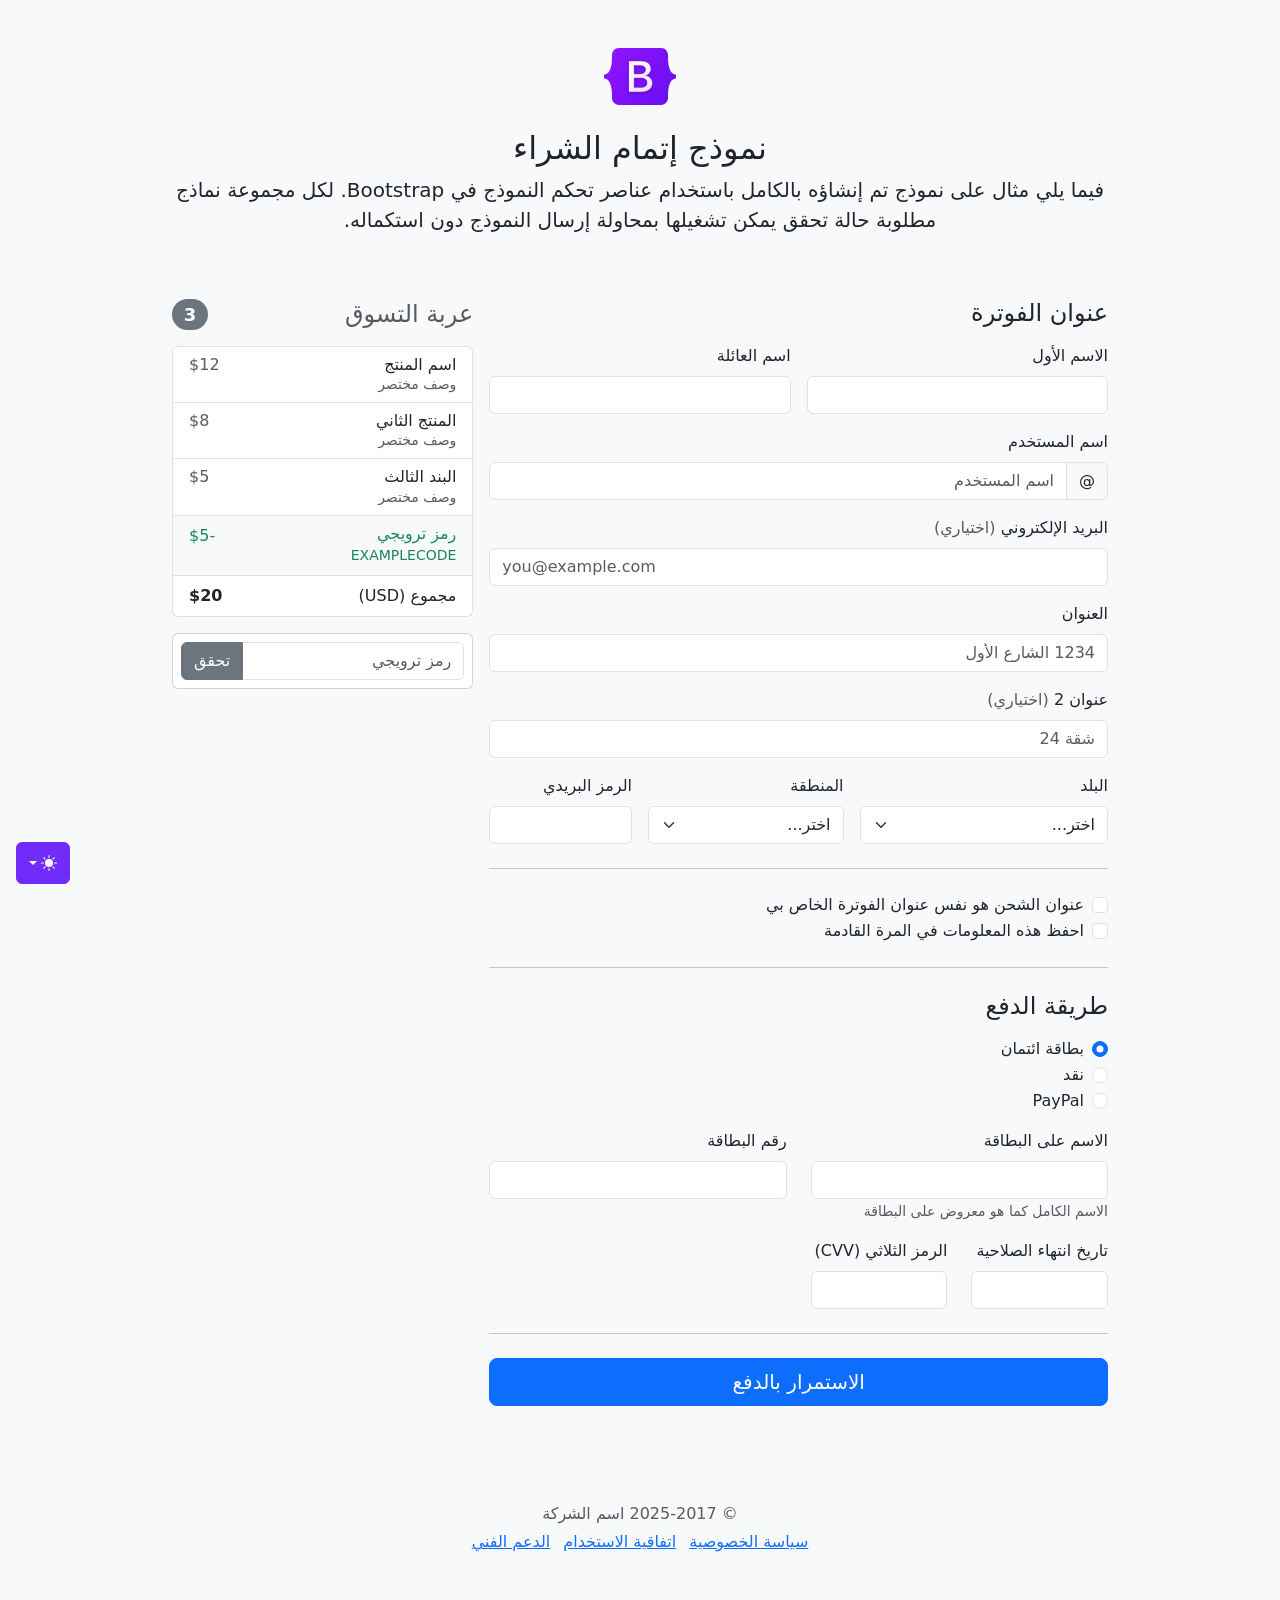
<file: bootstrap-5.3.8-examples/checkout-rtl/index.html>
<!doctype html>
<html lang="ar" dir="rtl" data-bs-theme="auto">
  <head>
    <meta charset="utf-8" />
    <meta name="viewport" content="width=device-width, initial-scale=1" />
    <meta name="description" content="" />
    <meta
      name="author"
      content="Mark Otto, Jacob Thornton, and Bootstrap contributors"
    />
    <meta name="generator" content="Astro v5.13.2" />
    <title>مثال إتمام الشراء · Bootstrap v5.3</title>
    <link
      rel="canonical"
      href="https://getbootstrap.com/docs/5.3/examples/checkout-rtl/"
    />
    <script src="../assets/js/color-modes.js"></script>
    <link href="../assets/dist/css/bootstrap.rtl.min.css" rel="stylesheet" />
    <meta name="theme-color" content="#712cf9" />
    <link href="../checkout/checkout.css" rel="stylesheet" />
    <style>
      .bd-placeholder-img {
        font-size: 1.125rem;
        text-anchor: middle;
        -webkit-user-select: none;
        -moz-user-select: none;
        user-select: none;
      }
      @media (min-width: 768px) {
        .bd-placeholder-img-lg {
          font-size: 3.5rem;
        }
      }
      .b-example-divider {
        width: 100%;
        height: 3rem;
        background-color: #0000001a;
        border: solid rgba(0, 0, 0, 0.15);
        border-width: 1px 0;
        box-shadow:
          inset 0 0.5em 1.5em #0000001a,
          inset 0 0.125em 0.5em #00000026;
      }
      .b-example-vr {
        flex-shrink: 0;
        width: 1.5rem;
        height: 100vh;
      }
      .bi {
        vertical-align: -0.125em;
        fill: currentColor;
      }
      .nav-scroller {
        position: relative;
        z-index: 2;
        height: 2.75rem;
        overflow-y: hidden;
      }
      .nav-scroller .nav {
        display: flex;
        flex-wrap: nowrap;
        padding-bottom: 1rem;
        margin-top: -1px;
        overflow-x: auto;
        text-align: center;
        white-space: nowrap;
        -webkit-overflow-scrolling: touch;
      }
      .btn-bd-primary {
        --bd-violet-bg: #712cf9;
        --bd-violet-rgb: 112.520718, 44.062154, 249.437846;
        --bs-btn-font-weight: 600;
        --bs-btn-color: var(--bs-white);
        --bs-btn-bg: var(--bd-violet-bg);
        --bs-btn-border-color: var(--bd-violet-bg);
        --bs-btn-hover-color: var(--bs-white);
        --bs-btn-hover-bg: #6528e0;
        --bs-btn-hover-border-color: #6528e0;
        --bs-btn-focus-shadow-rgb: var(--bd-violet-rgb);
        --bs-btn-active-color: var(--bs-btn-hover-color);
        --bs-btn-active-bg: #5a23c8;
        --bs-btn-active-border-color: #5a23c8;
      }
      .bd-mode-toggle {
        z-index: 1500;
      }
      .bd-mode-toggle .bi {
        width: 1em;
        height: 1em;
      }
      .bd-mode-toggle .dropdown-menu .active .bi {
        display: block !important;
      }
    </style>
  </head>
  <body class="bg-body-tertiary">
    <svg xmlns="http://www.w3.org/2000/svg" class="d-none">
      <symbol id="check2" viewBox="0 0 16 16">
        <path
          d="M13.854 3.646a.5.5 0 0 1 0 .708l-7 7a.5.5 0 0 1-.708 0l-3.5-3.5a.5.5 0 1 1 .708-.708L6.5 10.293l6.646-6.647a.5.5 0 0 1 .708 0z"
        ></path>
      </symbol>
      <symbol id="circle-half" viewBox="0 0 16 16">
        <path
          d="M8 15A7 7 0 1 0 8 1v14zm0 1A8 8 0 1 1 8 0a8 8 0 0 1 0 16z"
        ></path>
      </symbol>
      <symbol id="moon-stars-fill" viewBox="0 0 16 16">
        <path
          d="M6 .278a.768.768 0 0 1 .08.858 7.208 7.208 0 0 0-.878 3.46c0 4.021 3.278 7.277 7.318 7.277.527 0 1.04-.055 1.533-.16a.787.787 0 0 1 .81.316.733.733 0 0 1-.031.893A8.349 8.349 0 0 1 8.344 16C3.734 16 0 12.286 0 7.71 0 4.266 2.114 1.312 5.124.06A.752.752 0 0 1 6 .278z"
        ></path>
        <path
          d="M10.794 3.148a.217.217 0 0 1 .412 0l.387 1.162c.173.518.579.924 1.097 1.097l1.162.387a.217.217 0 0 1 0 .412l-1.162.387a1.734 1.734 0 0 0-1.097 1.097l-.387 1.162a.217.217 0 0 1-.412 0l-.387-1.162A1.734 1.734 0 0 0 9.31 6.593l-1.162-.387a.217.217 0 0 1 0-.412l1.162-.387a1.734 1.734 0 0 0 1.097-1.097l.387-1.162zM13.863.099a.145.145 0 0 1 .274 0l.258.774c.115.346.386.617.732.732l.774.258a.145.145 0 0 1 0 .274l-.774.258a1.156 1.156 0 0 0-.732.732l-.258.774a.145.145 0 0 1-.274 0l-.258-.774a1.156 1.156 0 0 0-.732-.732l-.774-.258a.145.145 0 0 1 0-.274l.774-.258c.346-.115.617-.386.732-.732L13.863.1z"
        ></path>
      </symbol>
      <symbol id="sun-fill" viewBox="0 0 16 16">
        <path
          d="M8 12a4 4 0 1 0 0-8 4 4 0 0 0 0 8zM8 0a.5.5 0 0 1 .5.5v2a.5.5 0 0 1-1 0v-2A.5.5 0 0 1 8 0zm0 13a.5.5 0 0 1 .5.5v2a.5.5 0 0 1-1 0v-2A.5.5 0 0 1 8 13zm8-5a.5.5 0 0 1-.5.5h-2a.5.5 0 0 1 0-1h2a.5.5 0 0 1 .5.5zM3 8a.5.5 0 0 1-.5.5h-2a.5.5 0 0 1 0-1h2A.5.5 0 0 1 3 8zm10.657-5.657a.5.5 0 0 1 0 .707l-1.414 1.415a.5.5 0 1 1-.707-.708l1.414-1.414a.5.5 0 0 1 .707 0zm-9.193 9.193a.5.5 0 0 1 0 .707L3.05 13.657a.5.5 0 0 1-.707-.707l1.414-1.414a.5.5 0 0 1 .707 0zm9.193 2.121a.5.5 0 0 1-.707 0l-1.414-1.414a.5.5 0 0 1 .707-.707l1.414 1.414a.5.5 0 0 1 0 .707zM4.464 4.465a.5.5 0 0 1-.707 0L2.343 3.05a.5.5 0 1 1 .707-.707l1.414 1.414a.5.5 0 0 1 0 .708z"
        ></path>
      </symbol>
    </svg>
    <div
      class="dropdown position-fixed bottom-0 end-0 mb-3 me-3 bd-mode-toggle"
    >
      <button
        class="btn btn-bd-primary py-2 dropdown-toggle d-flex align-items-center"
        id="bd-theme"
        type="button"
        aria-expanded="false"
        data-bs-toggle="dropdown"
        aria-label="Toggle theme (auto)"
      >
        <svg class="bi my-1 theme-icon-active" aria-hidden="true">
          <use href="#circle-half"></use>
        </svg>
        <span class="visually-hidden" id="bd-theme-text">Toggle theme</span>
      </button>
      <ul
        class="dropdown-menu dropdown-menu-end shadow"
        aria-labelledby="bd-theme-text"
      >
        <li>
          <button
            type="button"
            class="dropdown-item d-flex align-items-center"
            data-bs-theme-value="light"
            aria-pressed="false"
          >
            <svg class="bi me-2 opacity-50" aria-hidden="true">
              <use href="#sun-fill"></use>
            </svg>
            Light
            <svg class="bi ms-auto d-none" aria-hidden="true">
              <use href="#check2"></use>
            </svg>
          </button>
        </li>
        <li>
          <button
            type="button"
            class="dropdown-item d-flex align-items-center"
            data-bs-theme-value="dark"
            aria-pressed="false"
          >
            <svg class="bi me-2 opacity-50" aria-hidden="true">
              <use href="#moon-stars-fill"></use>
            </svg>
            Dark
            <svg class="bi ms-auto d-none" aria-hidden="true">
              <use href="#check2"></use>
            </svg>
          </button>
        </li>
        <li>
          <button
            type="button"
            class="dropdown-item d-flex align-items-center active"
            data-bs-theme-value="auto"
            aria-pressed="true"
          >
            <svg class="bi me-2 opacity-50" aria-hidden="true">
              <use href="#circle-half"></use>
            </svg>
            Auto
            <svg class="bi ms-auto d-none" aria-hidden="true">
              <use href="#check2"></use>
            </svg>
          </button>
        </li>
      </ul>
    </div>
    <div class="container">
      <main>
        <div class="py-5 text-center">
          <img
            class="d-block mx-auto mb-4"
            src="../assets/brand/bootstrap-logo.svg"
            alt=""
            width="72"
            height="57"
          />
          <h1 class="h2">نموذج إتمام الشراء</h1>
          <p class="lead">
            فيما يلي مثال على نموذج تم إنشاؤه بالكامل باستخدام عناصر تحكم
            النموذج في Bootstrap. لكل مجموعة نماذج مطلوبة حالة تحقق يمكن تشغيلها
            بمحاولة إرسال النموذج دون استكماله.
          </p>
        </div>
        <div class="row g-3">
          <div class="col-md-5 col-lg-4 order-md-last">
            <h4 class="d-flex justify-content-between align-items-center mb-3">
              <span class="text-body-secondary">عربة التسوق</span>
              <span class="badge bg-secondary rounded-pill">3</span>
            </h4>
            <ul class="list-group mb-3">
              <li class="list-group-item d-flex justify-content-between lh-sm">
                <div>
                  <h6 class="my-0">اسم المنتج</h6>
                  <small class="text-body-secondary">وصف مختصر</small>
                </div>
                <span class="text-body-secondary">$12</span>
              </li>
              <li class="list-group-item d-flex justify-content-between lh-sm">
                <div>
                  <h6 class="my-0">المنتج الثاني</h6>
                  <small class="text-body-secondary">وصف مختصر</small>
                </div>
                <span class="text-body-secondary">$8</span>
              </li>
              <li class="list-group-item d-flex justify-content-between lh-sm">
                <div>
                  <h6 class="my-0">البند الثالث</h6>
                  <small class="text-body-secondary">وصف مختصر</small>
                </div>
                <span class="text-body-secondary">$5</span>
              </li>
              <li
                class="list-group-item d-flex justify-content-between bg-body-tertiary"
              >
                <div class="text-success">
                  <h6 class="my-0">رمز ترويجي</h6>
                  <small>EXAMPLECODE</small>
                </div>
                <span class="text-success">-$5</span>
              </li>
              <li class="list-group-item d-flex justify-content-between">
                <span>مجموع (USD)</span> <strong>$20</strong>
              </li>
            </ul>
            <form class="card p-2">
              <div class="input-group">
                <input
                  type="text"
                  class="form-control"
                  placeholder="رمز ترويجي"
                />
                <button type="submit" class="btn btn-secondary">تحقق</button>
              </div>
            </form>
          </div>
          <div class="col-md-7 col-lg-8">
            <h4 class="mb-3">عنوان الفوترة</h4>
            <form class="needs-validation" novalidate>
              <div class="row g-3">
                <div class="col-sm-6">
                  <label for="firstName" class="form-label">الاسم الأول</label>
                  <input
                    type="text"
                    class="form-control"
                    id="firstName"
                    placeholder=""
                    value=""
                    required
                  />
                  <div class="invalid-feedback">يرجى إدخال اسم أول صحيح.</div>
                </div>
                <div class="col-sm-6">
                  <label for="lastName" class="form-label">اسم العائلة</label>
                  <input
                    type="text"
                    class="form-control"
                    id="lastName"
                    placeholder=""
                    value=""
                    required
                  />
                  <div class="invalid-feedback">يرجى إدخال اسم عائلة صحيح.</div>
                </div>
                <div class="col-12">
                  <label for="username" class="form-label">اسم المستخدم</label>
                  <div class="input-group has-validation">
                    <span class="input-group-text">@</span>
                    <input
                      type="text"
                      class="form-control"
                      id="username"
                      placeholder="اسم المستخدم"
                      required
                    />
                    <div class="invalid-feedback">
                      اسم المستخدم الخاص بك مطلوب.
                    </div>
                  </div>
                </div>
                <div class="col-12">
                  <label for="email" class="form-label"
                    >البريد الإلكتروني
                    <span class="text-body-secondary">(اختياري)</span></label
                  >
                  <input
                    type="email"
                    class="form-control"
                    id="email"
                    placeholder="you@example.com"
                  />
                  <div class="invalid-feedback">
                    يرجى إدخال عنوان بريد إلكتروني صحيح لتصلكم تحديثات الشحن.
                  </div>
                </div>
                <div class="col-12">
                  <label for="address" class="form-label">العنوان</label>
                  <input
                    type="text"
                    class="form-control"
                    id="address"
                    placeholder="1234 الشارع الأول"
                    required
                  />
                  <div class="invalid-feedback">
                    يرجى إدخال عنوان الشحن الخاص بك.
                  </div>
                </div>
                <div class="col-12">
                  <label for="address2" class="form-label"
                    >عنوان 2
                    <span class="text-body-secondary">(اختياري)</span></label
                  >
                  <input
                    type="text"
                    class="form-control"
                    id="address2"
                    placeholder="شقة 24"
                  />
                </div>
                <div class="col-md-5">
                  <label for="country" class="form-label">البلد</label>
                  <select class="form-select" id="country" required>
                    <option value="">اختر...</option>
                    <option>الولايات المتحدة الأمريكية</option>
                  </select>
                  <div class="invalid-feedback">يرجى اختيار بلد صحيح.</div>
                </div>
                <div class="col-md-4">
                  <label for="state" class="form-label">المنطقة</label>
                  <select class="form-select" id="state" required>
                    <option value="">اختر...</option>
                    <option>كاليفورنيا</option>
                  </select>
                  <div class="invalid-feedback">
                    يرجى اختيار اسم منطقة صحيح.
                  </div>
                </div>
                <div class="col-md-3">
                  <label for="zip" class="form-label">الرمز البريدي</label>
                  <input
                    type="text"
                    class="form-control"
                    id="zip"
                    placeholder=""
                    required
                  />
                  <div class="invalid-feedback">الرمز البريدي مطلوب.</div>
                </div>
              </div>
              <hr class="my-4" />
              <div class="form-check">
                <input
                  type="checkbox"
                  class="form-check-input"
                  id="same-address"
                />
                <label class="form-check-label" for="same-address"
                  >عنوان الشحن هو نفس عنوان الفوترة الخاص بي</label
                >
              </div>
              <div class="form-check">
                <input
                  type="checkbox"
                  class="form-check-input"
                  id="save-info"
                />
                <label class="form-check-label" for="save-info"
                  >احفظ هذه المعلومات في المرة القادمة</label
                >
              </div>
              <hr class="my-4" />
              <h4 class="mb-3">طريقة الدفع</h4>
              <div class="my-3">
                <div class="form-check">
                  <input
                    id="credit"
                    name="paymentMethod"
                    type="radio"
                    class="form-check-input"
                    checked
                    required
                  />
                  <label class="form-check-label" for="credit"
                    >بطاقة ائتمان</label
                  >
                </div>
                <div class="form-check">
                  <input
                    id="cash"
                    name="paymentMethod"
                    type="radio"
                    class="form-check-input"
                    required
                  />
                  <label class="form-check-label" for="cash">نقد</label>
                </div>
                <div class="form-check">
                  <input
                    id="paypal"
                    name="paymentMethod"
                    type="radio"
                    class="form-check-input"
                    required
                  />
                  <label class="form-check-label" for="paypal">PayPal</label>
                </div>
              </div>
              <div class="row gy-3">
                <div class="col-md-6">
                  <label for="cc-name" class="form-label"
                    >الاسم على البطاقة</label
                  >
                  <input
                    type="text"
                    class="form-control"
                    id="cc-name"
                    placeholder=""
                    required
                  />
                  <small class="text-body-secondary"
                    >الاسم الكامل كما هو معروض على البطاقة</small
                  >
                  <div class="invalid-feedback">الاسم على البطاقة مطلوب</div>
                </div>
                <div class="col-md-6">
                  <label for="cc-number" class="form-label">رقم البطاقة</label>
                  <input
                    type="text"
                    class="form-control"
                    id="cc-number"
                    placeholder=""
                    required
                  />
                  <div class="invalid-feedback">رقم بطاقة الائتمان مطلوب</div>
                </div>
                <div class="col-md-3">
                  <label for="cc-expiration" class="form-label"
                    >تاريخ انتهاء الصلاحية</label
                  >
                  <input
                    type="text"
                    class="form-control"
                    id="cc-expiration"
                    placeholder=""
                    required
                  />
                  <div class="invalid-feedback">
                    تاريخ انتهاء الصلاحية مطلوب
                  </div>
                </div>
                <div class="col-md-3">
                  <label for="cc-cvv" class="form-label"
                    >الرمز الثلاثي (CVV)</label
                  >
                  <input
                    type="text"
                    class="form-control"
                    id="cc-cvv"
                    placeholder=""
                    required
                  />
                  <div class="invalid-feedback">رمز الحماية مطلوب</div>
                </div>
              </div>
              <hr class="my-4" />
              <button class="w-100 btn btn-primary btn-lg" type="submit">
                الاستمرار بالدفع
              </button>
            </form>
          </div>
        </div>
      </main>
      <footer class="my-5 pt-5 text-body-secondary text-center text-small">
        <p class="mb-1">&copy; 2025-2017 اسم الشركة</p>
        <ul class="list-inline">
          <li class="list-inline-item"><a href="#">سياسة الخصوصية</a></li>
          <li class="list-inline-item"><a href="#">اتفاقية الاستخدام</a></li>
          <li class="list-inline-item"><a href="#">الدعم الفني</a></li>
        </ul>
      </footer>
    </div>
    <script
      src="../assets/dist/js/bootstrap.bundle.min.js"
      class="astro-vvvwv3sm"
    ></script>
    <script src="../checkout/checkout.js" class="astro-vvvwv3sm"></script>
  </body>
</html>
</file>
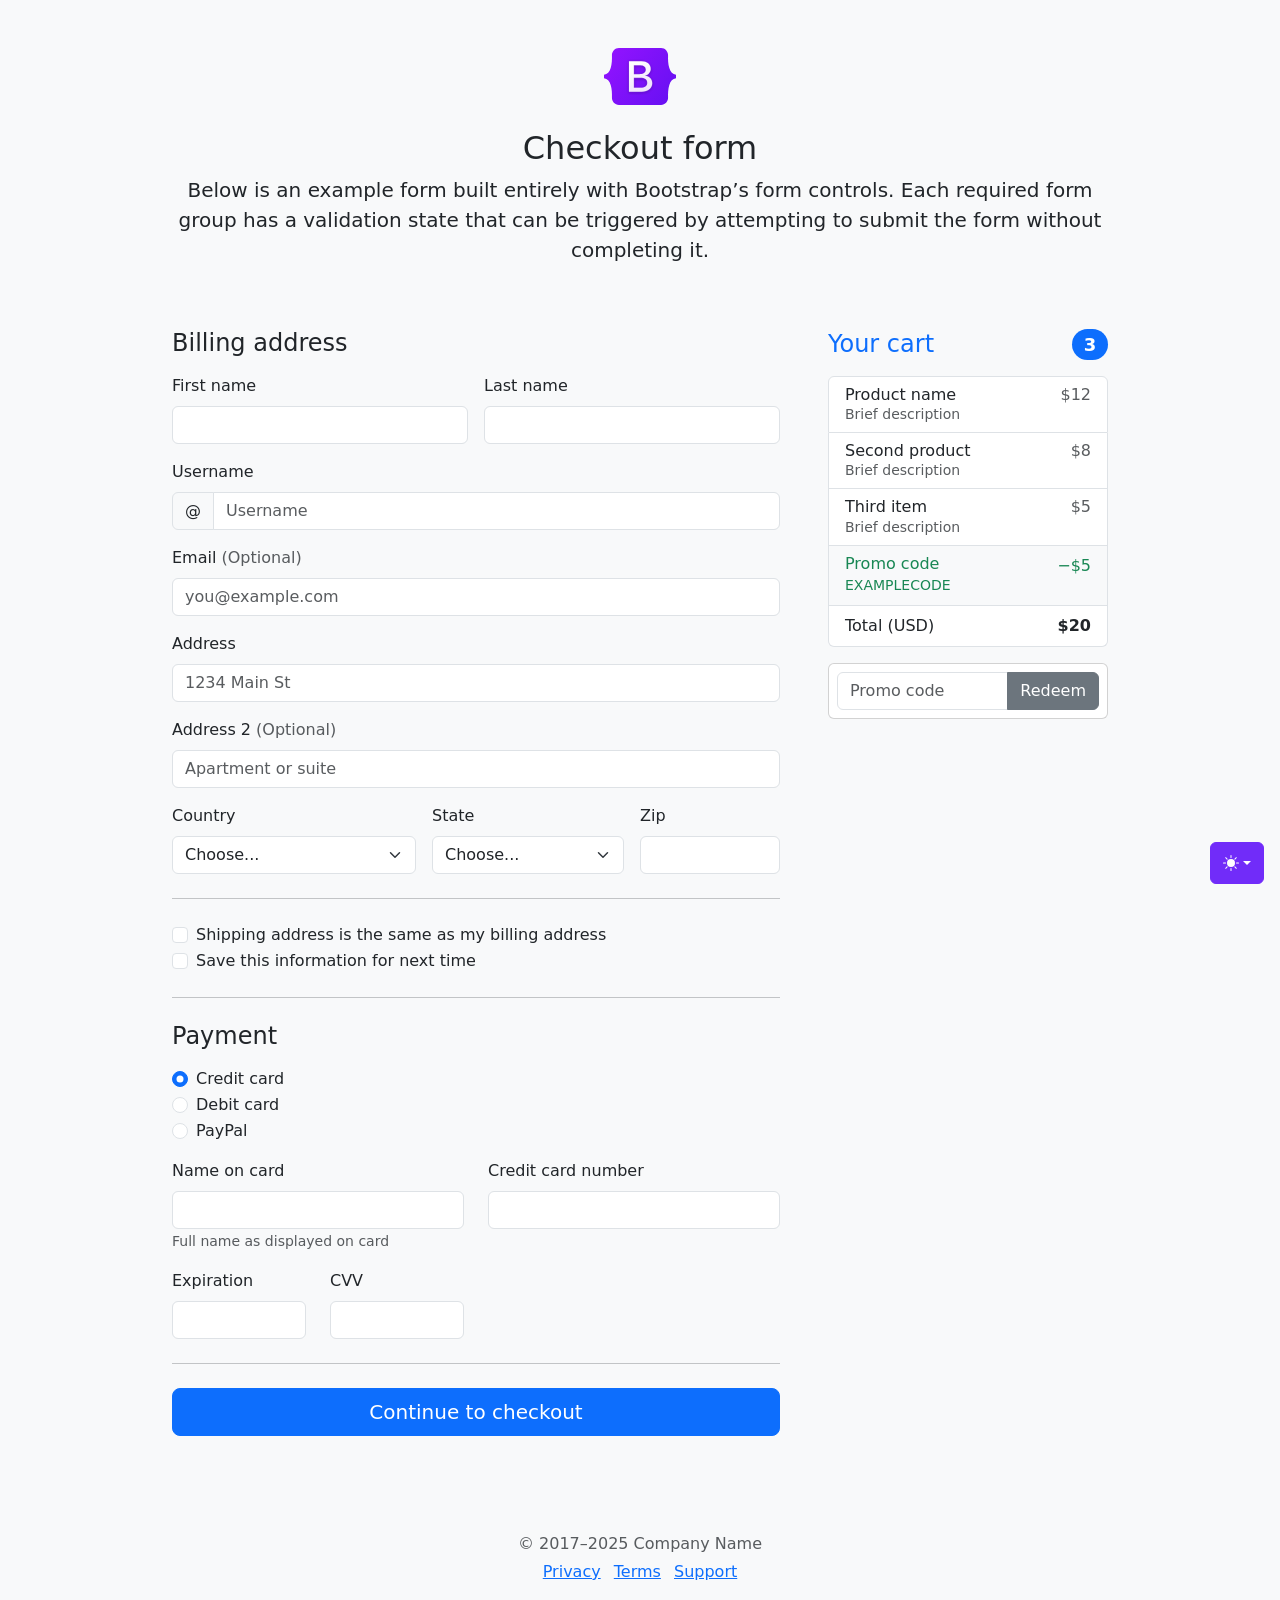
<file: bootstrap-5.3.8-examples/checkout/index.html>
<!doctype html>
<html lang="en" data-bs-theme="auto">
  <head>
    <meta charset="utf-8" />
    <meta name="viewport" content="width=device-width, initial-scale=1" />
    <meta name="description" content="" />
    <meta
      name="author"
      content="Mark Otto, Jacob Thornton, and Bootstrap contributors"
    />
    <meta name="generator" content="Astro v5.13.2" />
    <title>Checkout example · Bootstrap v5.3</title>
    <link
      rel="canonical"
      href="https://getbootstrap.com/docs/5.3/examples/checkout/"
    />
    <script src="../assets/js/color-modes.js"></script>
    <link href="../assets/dist/css/bootstrap.min.css" rel="stylesheet" />
    <meta name="theme-color" content="#712cf9" />
    <link href="checkout.css" rel="stylesheet" />
    <style>
      .bd-placeholder-img {
        font-size: 1.125rem;
        text-anchor: middle;
        -webkit-user-select: none;
        -moz-user-select: none;
        user-select: none;
      }
      @media (min-width: 768px) {
        .bd-placeholder-img-lg {
          font-size: 3.5rem;
        }
      }
      .b-example-divider {
        width: 100%;
        height: 3rem;
        background-color: #0000001a;
        border: solid rgba(0, 0, 0, 0.15);
        border-width: 1px 0;
        box-shadow:
          inset 0 0.5em 1.5em #0000001a,
          inset 0 0.125em 0.5em #00000026;
      }
      .b-example-vr {
        flex-shrink: 0;
        width: 1.5rem;
        height: 100vh;
      }
      .bi {
        vertical-align: -0.125em;
        fill: currentColor;
      }
      .nav-scroller {
        position: relative;
        z-index: 2;
        height: 2.75rem;
        overflow-y: hidden;
      }
      .nav-scroller .nav {
        display: flex;
        flex-wrap: nowrap;
        padding-bottom: 1rem;
        margin-top: -1px;
        overflow-x: auto;
        text-align: center;
        white-space: nowrap;
        -webkit-overflow-scrolling: touch;
      }
      .btn-bd-primary {
        --bd-violet-bg: #712cf9;
        --bd-violet-rgb: 112.520718, 44.062154, 249.437846;
        --bs-btn-font-weight: 600;
        --bs-btn-color: var(--bs-white);
        --bs-btn-bg: var(--bd-violet-bg);
        --bs-btn-border-color: var(--bd-violet-bg);
        --bs-btn-hover-color: var(--bs-white);
        --bs-btn-hover-bg: #6528e0;
        --bs-btn-hover-border-color: #6528e0;
        --bs-btn-focus-shadow-rgb: var(--bd-violet-rgb);
        --bs-btn-active-color: var(--bs-btn-hover-color);
        --bs-btn-active-bg: #5a23c8;
        --bs-btn-active-border-color: #5a23c8;
      }
      .bd-mode-toggle {
        z-index: 1500;
      }
      .bd-mode-toggle .bi {
        width: 1em;
        height: 1em;
      }
      .bd-mode-toggle .dropdown-menu .active .bi {
        display: block !important;
      }
    </style>
  </head>
  <body class="bg-body-tertiary">
    <svg xmlns="http://www.w3.org/2000/svg" class="d-none">
      <symbol id="check2" viewBox="0 0 16 16">
        <path
          d="M13.854 3.646a.5.5 0 0 1 0 .708l-7 7a.5.5 0 0 1-.708 0l-3.5-3.5a.5.5 0 1 1 .708-.708L6.5 10.293l6.646-6.647a.5.5 0 0 1 .708 0z"
        ></path>
      </symbol>
      <symbol id="circle-half" viewBox="0 0 16 16">
        <path
          d="M8 15A7 7 0 1 0 8 1v14zm0 1A8 8 0 1 1 8 0a8 8 0 0 1 0 16z"
        ></path>
      </symbol>
      <symbol id="moon-stars-fill" viewBox="0 0 16 16">
        <path
          d="M6 .278a.768.768 0 0 1 .08.858 7.208 7.208 0 0 0-.878 3.46c0 4.021 3.278 7.277 7.318 7.277.527 0 1.04-.055 1.533-.16a.787.787 0 0 1 .81.316.733.733 0 0 1-.031.893A8.349 8.349 0 0 1 8.344 16C3.734 16 0 12.286 0 7.71 0 4.266 2.114 1.312 5.124.06A.752.752 0 0 1 6 .278z"
        ></path>
        <path
          d="M10.794 3.148a.217.217 0 0 1 .412 0l.387 1.162c.173.518.579.924 1.097 1.097l1.162.387a.217.217 0 0 1 0 .412l-1.162.387a1.734 1.734 0 0 0-1.097 1.097l-.387 1.162a.217.217 0 0 1-.412 0l-.387-1.162A1.734 1.734 0 0 0 9.31 6.593l-1.162-.387a.217.217 0 0 1 0-.412l1.162-.387a1.734 1.734 0 0 0 1.097-1.097l.387-1.162zM13.863.099a.145.145 0 0 1 .274 0l.258.774c.115.346.386.617.732.732l.774.258a.145.145 0 0 1 0 .274l-.774.258a1.156 1.156 0 0 0-.732.732l-.258.774a.145.145 0 0 1-.274 0l-.258-.774a1.156 1.156 0 0 0-.732-.732l-.774-.258a.145.145 0 0 1 0-.274l.774-.258c.346-.115.617-.386.732-.732L13.863.1z"
        ></path>
      </symbol>
      <symbol id="sun-fill" viewBox="0 0 16 16">
        <path
          d="M8 12a4 4 0 1 0 0-8 4 4 0 0 0 0 8zM8 0a.5.5 0 0 1 .5.5v2a.5.5 0 0 1-1 0v-2A.5.5 0 0 1 8 0zm0 13a.5.5 0 0 1 .5.5v2a.5.5 0 0 1-1 0v-2A.5.5 0 0 1 8 13zm8-5a.5.5 0 0 1-.5.5h-2a.5.5 0 0 1 0-1h2a.5.5 0 0 1 .5.5zM3 8a.5.5 0 0 1-.5.5h-2a.5.5 0 0 1 0-1h2A.5.5 0 0 1 3 8zm10.657-5.657a.5.5 0 0 1 0 .707l-1.414 1.415a.5.5 0 1 1-.707-.708l1.414-1.414a.5.5 0 0 1 .707 0zm-9.193 9.193a.5.5 0 0 1 0 .707L3.05 13.657a.5.5 0 0 1-.707-.707l1.414-1.414a.5.5 0 0 1 .707 0zm9.193 2.121a.5.5 0 0 1-.707 0l-1.414-1.414a.5.5 0 0 1 .707-.707l1.414 1.414a.5.5 0 0 1 0 .707zM4.464 4.465a.5.5 0 0 1-.707 0L2.343 3.05a.5.5 0 1 1 .707-.707l1.414 1.414a.5.5 0 0 1 0 .708z"
        ></path>
      </symbol>
    </svg>
    <div
      class="dropdown position-fixed bottom-0 end-0 mb-3 me-3 bd-mode-toggle"
    >
      <button
        class="btn btn-bd-primary py-2 dropdown-toggle d-flex align-items-center"
        id="bd-theme"
        type="button"
        aria-expanded="false"
        data-bs-toggle="dropdown"
        aria-label="Toggle theme (auto)"
      >
        <svg class="bi my-1 theme-icon-active" aria-hidden="true">
          <use href="#circle-half"></use>
        </svg>
        <span class="visually-hidden" id="bd-theme-text">Toggle theme</span>
      </button>
      <ul
        class="dropdown-menu dropdown-menu-end shadow"
        aria-labelledby="bd-theme-text"
      >
        <li>
          <button
            type="button"
            class="dropdown-item d-flex align-items-center"
            data-bs-theme-value="light"
            aria-pressed="false"
          >
            <svg class="bi me-2 opacity-50" aria-hidden="true">
              <use href="#sun-fill"></use>
            </svg>
            Light
            <svg class="bi ms-auto d-none" aria-hidden="true">
              <use href="#check2"></use>
            </svg>
          </button>
        </li>
        <li>
          <button
            type="button"
            class="dropdown-item d-flex align-items-center"
            data-bs-theme-value="dark"
            aria-pressed="false"
          >
            <svg class="bi me-2 opacity-50" aria-hidden="true">
              <use href="#moon-stars-fill"></use>
            </svg>
            Dark
            <svg class="bi ms-auto d-none" aria-hidden="true">
              <use href="#check2"></use>
            </svg>
          </button>
        </li>
        <li>
          <button
            type="button"
            class="dropdown-item d-flex align-items-center active"
            data-bs-theme-value="auto"
            aria-pressed="true"
          >
            <svg class="bi me-2 opacity-50" aria-hidden="true">
              <use href="#circle-half"></use>
            </svg>
            Auto
            <svg class="bi ms-auto d-none" aria-hidden="true">
              <use href="#check2"></use>
            </svg>
          </button>
        </li>
      </ul>
    </div>
    <div class="container">
      <main>
        <div class="py-5 text-center">
          <img
            class="d-block mx-auto mb-4"
            src="../assets/brand/bootstrap-logo.svg"
            alt=""
            width="72"
            height="57"
          />
          <h1 class="h2">Checkout form</h1>
          <p class="lead">
            Below is an example form built entirely with Bootstrap’s form
            controls. Each required form group has a validation state that can
            be triggered by attempting to submit the form without completing it.
          </p>
        </div>
        <div class="row g-5">
          <div class="col-md-5 col-lg-4 order-md-last">
            <h4 class="d-flex justify-content-between align-items-center mb-3">
              <span class="text-primary">Your cart</span>
              <span class="badge bg-primary rounded-pill">3</span>
            </h4>
            <ul class="list-group mb-3">
              <li class="list-group-item d-flex justify-content-between lh-sm">
                <div>
                  <h6 class="my-0">Product name</h6>
                  <small class="text-body-secondary">Brief description</small>
                </div>
                <span class="text-body-secondary">$12</span>
              </li>
              <li class="list-group-item d-flex justify-content-between lh-sm">
                <div>
                  <h6 class="my-0">Second product</h6>
                  <small class="text-body-secondary">Brief description</small>
                </div>
                <span class="text-body-secondary">$8</span>
              </li>
              <li class="list-group-item d-flex justify-content-between lh-sm">
                <div>
                  <h6 class="my-0">Third item</h6>
                  <small class="text-body-secondary">Brief description</small>
                </div>
                <span class="text-body-secondary">$5</span>
              </li>
              <li
                class="list-group-item d-flex justify-content-between bg-body-tertiary"
              >
                <div class="text-success">
                  <h6 class="my-0">Promo code</h6>
                  <small>EXAMPLECODE</small>
                </div>
                <span class="text-success">−$5</span>
              </li>
              <li class="list-group-item d-flex justify-content-between">
                <span>Total (USD)</span> <strong>$20</strong>
              </li>
            </ul>
            <form class="card p-2">
              <div class="input-group">
                <input
                  type="text"
                  class="form-control"
                  placeholder="Promo code"
                />
                <button type="submit" class="btn btn-secondary">Redeem</button>
              </div>
            </form>
          </div>
          <div class="col-md-7 col-lg-8">
            <h4 class="mb-3">Billing address</h4>
            <form class="needs-validation" novalidate>
              <div class="row g-3">
                <div class="col-sm-6">
                  <label for="firstName" class="form-label">First name</label>
                  <input
                    type="text"
                    class="form-control"
                    id="firstName"
                    placeholder=""
                    value=""
                    required
                  />
                  <div class="invalid-feedback">
                    Valid first name is required.
                  </div>
                </div>
                <div class="col-sm-6">
                  <label for="lastName" class="form-label">Last name</label>
                  <input
                    type="text"
                    class="form-control"
                    id="lastName"
                    placeholder=""
                    value=""
                    required
                  />
                  <div class="invalid-feedback">
                    Valid last name is required.
                  </div>
                </div>
                <div class="col-12">
                  <label for="username" class="form-label">Username</label>
                  <div class="input-group has-validation">
                    <span class="input-group-text">@</span>
                    <input
                      type="text"
                      class="form-control"
                      id="username"
                      placeholder="Username"
                      required
                    />
                    <div class="invalid-feedback">
                      Your username is required.
                    </div>
                  </div>
                </div>
                <div class="col-12">
                  <label for="email" class="form-label"
                    >Email
                    <span class="text-body-secondary">(Optional)</span></label
                  >
                  <input
                    type="email"
                    class="form-control"
                    id="email"
                    placeholder="you@example.com"
                  />
                  <div class="invalid-feedback">
                    Please enter a valid email address for shipping updates.
                  </div>
                </div>
                <div class="col-12">
                  <label for="address" class="form-label">Address</label>
                  <input
                    type="text"
                    class="form-control"
                    id="address"
                    placeholder="1234 Main St"
                    required
                  />
                  <div class="invalid-feedback">
                    Please enter your shipping address.
                  </div>
                </div>
                <div class="col-12">
                  <label for="address2" class="form-label"
                    >Address 2
                    <span class="text-body-secondary">(Optional)</span></label
                  >
                  <input
                    type="text"
                    class="form-control"
                    id="address2"
                    placeholder="Apartment or suite"
                  />
                </div>
                <div class="col-md-5">
                  <label for="country" class="form-label">Country</label>
                  <select class="form-select" id="country" required>
                    <option value="">Choose...</option>
                    <option>United States</option>
                  </select>
                  <div class="invalid-feedback">
                    Please select a valid country.
                  </div>
                </div>
                <div class="col-md-4">
                  <label for="state" class="form-label">State</label>
                  <select class="form-select" id="state" required>
                    <option value="">Choose...</option>
                    <option>California</option>
                  </select>
                  <div class="invalid-feedback">
                    Please provide a valid state.
                  </div>
                </div>
                <div class="col-md-3">
                  <label for="zip" class="form-label">Zip</label>
                  <input
                    type="text"
                    class="form-control"
                    id="zip"
                    placeholder=""
                    required
                  />
                  <div class="invalid-feedback">Zip code required.</div>
                </div>
              </div>
              <hr class="my-4" />
              <div class="form-check">
                <input
                  type="checkbox"
                  class="form-check-input"
                  id="same-address"
                />
                <label class="form-check-label" for="same-address"
                  >Shipping address is the same as my billing address</label
                >
              </div>
              <div class="form-check">
                <input
                  type="checkbox"
                  class="form-check-input"
                  id="save-info"
                />
                <label class="form-check-label" for="save-info"
                  >Save this information for next time</label
                >
              </div>
              <hr class="my-4" />
              <h4 class="mb-3">Payment</h4>
              <div class="my-3">
                <div class="form-check">
                  <input
                    id="credit"
                    name="paymentMethod"
                    type="radio"
                    class="form-check-input"
                    checked
                    required
                  />
                  <label class="form-check-label" for="credit"
                    >Credit card</label
                  >
                </div>
                <div class="form-check">
                  <input
                    id="debit"
                    name="paymentMethod"
                    type="radio"
                    class="form-check-input"
                    required
                  />
                  <label class="form-check-label" for="debit">Debit card</label>
                </div>
                <div class="form-check">
                  <input
                    id="paypal"
                    name="paymentMethod"
                    type="radio"
                    class="form-check-input"
                    required
                  />
                  <label class="form-check-label" for="paypal">PayPal</label>
                </div>
              </div>
              <div class="row gy-3">
                <div class="col-md-6">
                  <label for="cc-name" class="form-label">Name on card</label>
                  <input
                    type="text"
                    class="form-control"
                    id="cc-name"
                    placeholder=""
                    required
                  />
                  <small class="text-body-secondary"
                    >Full name as displayed on card</small
                  >
                  <div class="invalid-feedback">Name on card is required</div>
                </div>
                <div class="col-md-6">
                  <label for="cc-number" class="form-label"
                    >Credit card number</label
                  >
                  <input
                    type="text"
                    class="form-control"
                    id="cc-number"
                    placeholder=""
                    required
                  />
                  <div class="invalid-feedback">
                    Credit card number is required
                  </div>
                </div>
                <div class="col-md-3">
                  <label for="cc-expiration" class="form-label"
                    >Expiration</label
                  >
                  <input
                    type="text"
                    class="form-control"
                    id="cc-expiration"
                    placeholder=""
                    required
                  />
                  <div class="invalid-feedback">Expiration date required</div>
                </div>
                <div class="col-md-3">
                  <label for="cc-cvv" class="form-label">CVV</label>
                  <input
                    type="text"
                    class="form-control"
                    id="cc-cvv"
                    placeholder=""
                    required
                  />
                  <div class="invalid-feedback">Security code required</div>
                </div>
              </div>
              <hr class="my-4" />
              <button class="w-100 btn btn-primary btn-lg" type="submit">
                Continue to checkout
              </button>
            </form>
          </div>
        </div>
      </main>
      <footer class="my-5 pt-5 text-body-secondary text-center text-small">
        <p class="mb-1">&copy; 2017–2025 Company Name</p>
        <ul class="list-inline">
          <li class="list-inline-item"><a href="#">Privacy</a></li>
          <li class="list-inline-item"><a href="#">Terms</a></li>
          <li class="list-inline-item"><a href="#">Support</a></li>
        </ul>
      </footer>
    </div>
    <script
      src="../assets/dist/js/bootstrap.bundle.min.js"
      class="astro-vvvwv3sm"
    ></script>
    <script src="checkout.js" class="astro-vvvwv3sm"></script>
  </body>
</html>
</file>
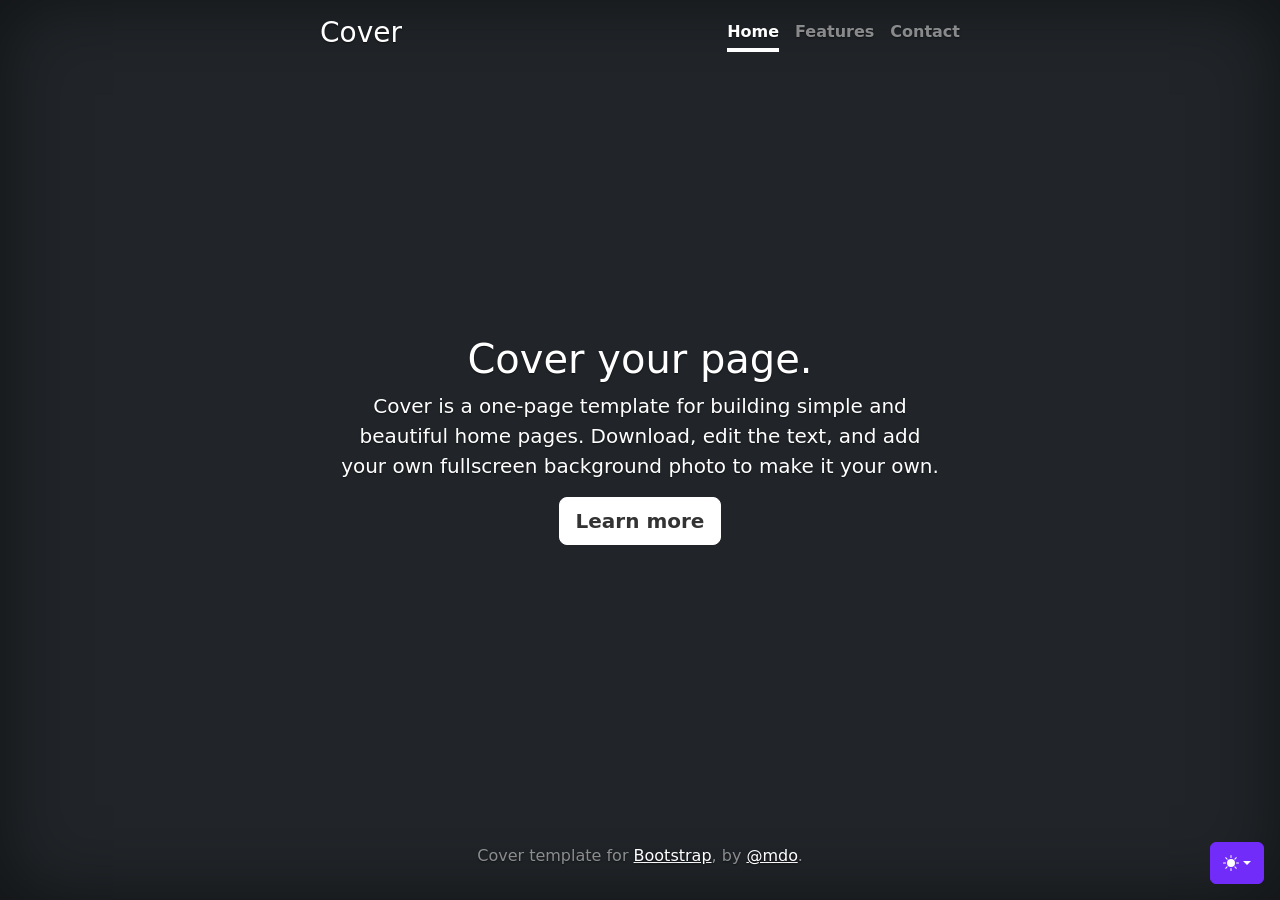
<file: bootstrap-5.3.8-examples/cover/index.html>
<!doctype html>
<html lang="en" class="h-100" data-bs-theme="auto">
  <head>
    <meta charset="utf-8" />
    <meta name="viewport" content="width=device-width, initial-scale=1" />
    <meta name="description" content="" />
    <meta
      name="author"
      content="Mark Otto, Jacob Thornton, and Bootstrap contributors"
    />
    <meta name="generator" content="Astro v5.13.2" />
    <title>Cover Template · Bootstrap v5.3</title>
    <link
      rel="canonical"
      href="https://getbootstrap.com/docs/5.3/examples/cover/"
    />
    <script src="../assets/js/color-modes.js"></script>
    <link href="../assets/dist/css/bootstrap.min.css" rel="stylesheet" />
    <meta name="theme-color" content="#712cf9" />
    <link href="cover.css" rel="stylesheet" />
    <style>
      .bd-placeholder-img {
        font-size: 1.125rem;
        text-anchor: middle;
        -webkit-user-select: none;
        -moz-user-select: none;
        user-select: none;
      }
      @media (min-width: 768px) {
        .bd-placeholder-img-lg {
          font-size: 3.5rem;
        }
      }
      .b-example-divider {
        width: 100%;
        height: 3rem;
        background-color: #0000001a;
        border: solid rgba(0, 0, 0, 0.15);
        border-width: 1px 0;
        box-shadow:
          inset 0 0.5em 1.5em #0000001a,
          inset 0 0.125em 0.5em #00000026;
      }
      .b-example-vr {
        flex-shrink: 0;
        width: 1.5rem;
        height: 100vh;
      }
      .bi {
        vertical-align: -0.125em;
        fill: currentColor;
      }
      .nav-scroller {
        position: relative;
        z-index: 2;
        height: 2.75rem;
        overflow-y: hidden;
      }
      .nav-scroller .nav {
        display: flex;
        flex-wrap: nowrap;
        padding-bottom: 1rem;
        margin-top: -1px;
        overflow-x: auto;
        text-align: center;
        white-space: nowrap;
        -webkit-overflow-scrolling: touch;
      }
      .btn-bd-primary {
        --bd-violet-bg: #712cf9;
        --bd-violet-rgb: 112.520718, 44.062154, 249.437846;
        --bs-btn-font-weight: 600;
        --bs-btn-color: var(--bs-white);
        --bs-btn-bg: var(--bd-violet-bg);
        --bs-btn-border-color: var(--bd-violet-bg);
        --bs-btn-hover-color: var(--bs-white);
        --bs-btn-hover-bg: #6528e0;
        --bs-btn-hover-border-color: #6528e0;
        --bs-btn-focus-shadow-rgb: var(--bd-violet-rgb);
        --bs-btn-active-color: var(--bs-btn-hover-color);
        --bs-btn-active-bg: #5a23c8;
        --bs-btn-active-border-color: #5a23c8;
      }
      .bd-mode-toggle {
        z-index: 1500;
      }
      .bd-mode-toggle .bi {
        width: 1em;
        height: 1em;
      }
      .bd-mode-toggle .dropdown-menu .active .bi {
        display: block !important;
      }
    </style>
  </head>
  <body class="d-flex h-100 text-center text-bg-dark">
    <svg xmlns="http://www.w3.org/2000/svg" class="d-none">
      <symbol id="check2" viewBox="0 0 16 16">
        <path
          d="M13.854 3.646a.5.5 0 0 1 0 .708l-7 7a.5.5 0 0 1-.708 0l-3.5-3.5a.5.5 0 1 1 .708-.708L6.5 10.293l6.646-6.647a.5.5 0 0 1 .708 0z"
        ></path>
      </symbol>
      <symbol id="circle-half" viewBox="0 0 16 16">
        <path
          d="M8 15A7 7 0 1 0 8 1v14zm0 1A8 8 0 1 1 8 0a8 8 0 0 1 0 16z"
        ></path>
      </symbol>
      <symbol id="moon-stars-fill" viewBox="0 0 16 16">
        <path
          d="M6 .278a.768.768 0 0 1 .08.858 7.208 7.208 0 0 0-.878 3.46c0 4.021 3.278 7.277 7.318 7.277.527 0 1.04-.055 1.533-.16a.787.787 0 0 1 .81.316.733.733 0 0 1-.031.893A8.349 8.349 0 0 1 8.344 16C3.734 16 0 12.286 0 7.71 0 4.266 2.114 1.312 5.124.06A.752.752 0 0 1 6 .278z"
        ></path>
        <path
          d="M10.794 3.148a.217.217 0 0 1 .412 0l.387 1.162c.173.518.579.924 1.097 1.097l1.162.387a.217.217 0 0 1 0 .412l-1.162.387a1.734 1.734 0 0 0-1.097 1.097l-.387 1.162a.217.217 0 0 1-.412 0l-.387-1.162A1.734 1.734 0 0 0 9.31 6.593l-1.162-.387a.217.217 0 0 1 0-.412l1.162-.387a1.734 1.734 0 0 0 1.097-1.097l.387-1.162zM13.863.099a.145.145 0 0 1 .274 0l.258.774c.115.346.386.617.732.732l.774.258a.145.145 0 0 1 0 .274l-.774.258a1.156 1.156 0 0 0-.732.732l-.258.774a.145.145 0 0 1-.274 0l-.258-.774a1.156 1.156 0 0 0-.732-.732l-.774-.258a.145.145 0 0 1 0-.274l.774-.258c.346-.115.617-.386.732-.732L13.863.1z"
        ></path>
      </symbol>
      <symbol id="sun-fill" viewBox="0 0 16 16">
        <path
          d="M8 12a4 4 0 1 0 0-8 4 4 0 0 0 0 8zM8 0a.5.5 0 0 1 .5.5v2a.5.5 0 0 1-1 0v-2A.5.5 0 0 1 8 0zm0 13a.5.5 0 0 1 .5.5v2a.5.5 0 0 1-1 0v-2A.5.5 0 0 1 8 13zm8-5a.5.5 0 0 1-.5.5h-2a.5.5 0 0 1 0-1h2a.5.5 0 0 1 .5.5zM3 8a.5.5 0 0 1-.5.5h-2a.5.5 0 0 1 0-1h2A.5.5 0 0 1 3 8zm10.657-5.657a.5.5 0 0 1 0 .707l-1.414 1.415a.5.5 0 1 1-.707-.708l1.414-1.414a.5.5 0 0 1 .707 0zm-9.193 9.193a.5.5 0 0 1 0 .707L3.05 13.657a.5.5 0 0 1-.707-.707l1.414-1.414a.5.5 0 0 1 .707 0zm9.193 2.121a.5.5 0 0 1-.707 0l-1.414-1.414a.5.5 0 0 1 .707-.707l1.414 1.414a.5.5 0 0 1 0 .707zM4.464 4.465a.5.5 0 0 1-.707 0L2.343 3.05a.5.5 0 1 1 .707-.707l1.414 1.414a.5.5 0 0 1 0 .708z"
        ></path>
      </symbol>
    </svg>
    <div
      class="dropdown position-fixed bottom-0 end-0 mb-3 me-3 bd-mode-toggle"
    >
      <button
        class="btn btn-bd-primary py-2 dropdown-toggle d-flex align-items-center"
        id="bd-theme"
        type="button"
        aria-expanded="false"
        data-bs-toggle="dropdown"
        aria-label="Toggle theme (auto)"
      >
        <svg class="bi my-1 theme-icon-active" aria-hidden="true">
          <use href="#circle-half"></use>
        </svg>
        <span class="visually-hidden" id="bd-theme-text">Toggle theme</span>
      </button>
      <ul
        class="dropdown-menu dropdown-menu-end shadow"
        aria-labelledby="bd-theme-text"
      >
        <li>
          <button
            type="button"
            class="dropdown-item d-flex align-items-center"
            data-bs-theme-value="light"
            aria-pressed="false"
          >
            <svg class="bi me-2 opacity-50" aria-hidden="true">
              <use href="#sun-fill"></use>
            </svg>
            Light
            <svg class="bi ms-auto d-none" aria-hidden="true">
              <use href="#check2"></use>
            </svg>
          </button>
        </li>
        <li>
          <button
            type="button"
            class="dropdown-item d-flex align-items-center"
            data-bs-theme-value="dark"
            aria-pressed="false"
          >
            <svg class="bi me-2 opacity-50" aria-hidden="true">
              <use href="#moon-stars-fill"></use>
            </svg>
            Dark
            <svg class="bi ms-auto d-none" aria-hidden="true">
              <use href="#check2"></use>
            </svg>
          </button>
        </li>
        <li>
          <button
            type="button"
            class="dropdown-item d-flex align-items-center active"
            data-bs-theme-value="auto"
            aria-pressed="true"
          >
            <svg class="bi me-2 opacity-50" aria-hidden="true">
              <use href="#circle-half"></use>
            </svg>
            Auto
            <svg class="bi ms-auto d-none" aria-hidden="true">
              <use href="#check2"></use>
            </svg>
          </button>
        </li>
      </ul>
    </div>
    <div class="cover-container d-flex w-100 h-100 p-3 mx-auto flex-column">
      <header class="mb-auto">
        <div>
          <h3 class="float-md-start mb-0">Cover</h3>
          <nav class="nav nav-masthead justify-content-center float-md-end">
            <a
              class="nav-link fw-bold py-1 px-0 active"
              aria-current="page"
              href="#"
              >Home</a
            >
            <a class="nav-link fw-bold py-1 px-0" href="#">Features</a>
            <a class="nav-link fw-bold py-1 px-0" href="#">Contact</a>
          </nav>
        </div>
      </header>
      <main class="px-3">
        <h1>Cover your page.</h1>
        <p class="lead">
          Cover is a one-page template for building simple and beautiful home
          pages. Download, edit the text, and add your own fullscreen background
          photo to make it your own.
        </p>
        <p class="lead">
          <a href="#" class="btn btn-lg btn-light fw-bold border-white bg-white"
            >Learn more</a
          >
        </p>
      </main>
      <footer class="mt-auto text-white-50">
        <p>
          Cover template for
          <a href="https://getbootstrap.com/" class="text-white">Bootstrap</a>,
          by <a href="https://x.com/mdo" class="text-white">@mdo</a>.
        </p>
      </footer>
    </div>
    <script
      src="../assets/dist/js/bootstrap.bundle.min.js"
      class="astro-vvvwv3sm"
    ></script>
  </body>
</html>
</file>
<file: style.css>
body{
    min-height: 100vh;
    display: flex;
    flex-direction: column;
}

/* CSS do header */
main {
    flex: 1;
}
main h1{
    text-align: center;
    margin-top: 70px;
}
main p {
    text-align: center;
    padding: 10px 20px;
}


/* CSS das imgs*/
.move {
    display: flex;
    justify-content: center;
    gap: 40px; 
    margin-top: 20px;
}

.move img {
    width: 120px;
    height: 120px;
    object-fit: cover; 
    border-radius: 50%; 
    border: 3px solid #fff; 
    box-shadow: 0 4px 10px rgba(0,0,0,0.3);
    cursor: pointer;
    transition: transform 0.3s;
}

.move img:hover {
    transform: scale(1.1); 
}


/* CSS do test */
.test{
    max-width: 700px;
    margin: 20px auto;
    text-align: center;
    font-size: 16px;
    line-height: 1.6;
    color: #333;
    padding: 0 15px;
}


/* CSS do footer */
footer {
    background-color: #1a1a1a;
    color: white;
    text-align: center;
    padding: 15px 0;
    margin-top: 20px;
    font-size: 14px;
    border-top: 2px solid #444;
}
footer a {
    color: rosybrown--;
    margin: 0 10px;
    text-decoration: none;
}
</file>
<file: bootstrap-5.3.8-examples/blog/blog.rtl.css>
/* stylelint-disable @stylistic/selector-list-comma-newline-after */

.blog-header-logo {
  font-family: Amiri, Georgia, "Times New Roman", serif;
  font-size: 2.25rem;
}

.blog-header-logo:hover {
  text-decoration: none;
}

h1, h2, h3, h4, h5, h6 {
  font-family: Amiri, Georgia, "Times New Roman", serif;
}

.flex-auto {
  flex: 0 0 auto;
}

.h-250 { height: 250px; }
@media (min-width: 768px) {
  .h-md-250 { height: 250px; }
}

/* Pagination */
.blog-pagination {
  margin-bottom: 4rem;
}

/*
 * Blog posts
 */
.blog-post {
  margin-bottom: 4rem;
}
.blog-post-meta {
  margin-bottom: 1.25rem;
  color: #727272;
}
</file>
<file: bootstrap-5.3.8-examples/blog/blog.css>
/* stylelint-disable @stylistic/selector-list-comma-newline-after */

.blog-header-logo {
  font-family: "Playfair Display", Georgia, "Times New Roman", serif/*rtl:Amiri, Georgia, "Times New Roman", serif*/;
  font-size: 2.25rem;
}

.blog-header-logo:hover {
  text-decoration: none;
}

h1, h2, h3, h4, h5, h6 {
  font-family: "Playfair Display", Georgia, "Times New Roman", serif/*rtl:Amiri, Georgia, "Times New Roman", serif*/;
}

.flex-auto {
  flex: 0 0 auto;
}

.h-250 { height: 250px; }
@media (min-width: 768px) {
  .h-md-250 { height: 250px; }
}

/* Pagination */
.blog-pagination {
  margin-bottom: 4rem;
}

/*
 * Blog posts
 */
.blog-post {
  margin-bottom: 4rem;
}
.blog-post-meta {
  margin-bottom: 1.25rem;
  color: #727272;
}
</file>
<file: bootstrap-5.3.8-examples/breadcrumbs/breadcrumbs.css>
.breadcrumb-chevron {
  --bs-breadcrumb-divider: url("data:image/svg+xml,%3Csvg xmlns='http://www.w3.org/2000/svg' width='16' height='16' fill='%236c757d'%3E%3Cpath fill-rule='evenodd' d='M4.646 1.646a.5.5 0 0 1 .708 0l6 6a.5.5 0 0 1 0 .708l-6 6a.5.5 0 0 1-.708-.708L10.293 8 4.646 2.354a.5.5 0 0 1 0-.708z'/%3E%3C/svg%3E");
  gap: .5rem;
}
.breadcrumb-chevron .breadcrumb-item {
  display: flex;
  gap: inherit;
  align-items: center;
  padding-left: 0;
  line-height: 1;
}
.breadcrumb-chevron .breadcrumb-item::before {
  gap: inherit;
  float: none;
  width: 1rem;
  height: 1rem;
}

.breadcrumb-custom .breadcrumb-item {
  position: relative;
  flex-grow: 1;
  padding: .75rem 3rem;
}
.breadcrumb-custom .breadcrumb-item::before {
  display: none;
}
.breadcrumb-custom .breadcrumb-item::after {
  position: absolute;
  top: 50%;
  right: -25px;
  z-index: 1;
  display: inline-block;
  width: 50px;
  height: 50px;
  margin-top: -25px;
  content: "";
  background-color: var(--bs-tertiary-bg);
  border-top-right-radius: .5rem;
  box-shadow: 1px -1px var(--bs-border-color);
  transform: scale(.707) rotate(45deg);
}
.breadcrumb-custom .breadcrumb-item:first-child {
  padding-left: 1.5rem;
}
.breadcrumb-custom .breadcrumb-item:last-child {
  padding-right: 1.5rem;
}
.breadcrumb-custom .breadcrumb-item:last-child::after {
  display: none;
}
</file>
<file: bootstrap-5.3.8-examples/carousel/carousel.rtl.css>
/* GLOBAL STYLES
-------------------------------------------------- */
/* Padding below the footer and lighter body text */

body {
  padding-top: 3rem;
  padding-bottom: 3rem;
  color: rgb(var(--bs-tertiary-color-rgb));
}


/* CUSTOMIZE THE CAROUSEL
-------------------------------------------------- */

/* Carousel base class */
.carousel {
  margin-bottom: 4rem;
}
/* Since positioning the image, we need to help out the caption */
.carousel-caption {
  bottom: 3rem;
  z-index: 10;
}

/* Declare heights because of positioning of img element */
.carousel-item {
  height: 32rem;
}


/* MARKETING CONTENT
-------------------------------------------------- */

/* Center align the text within the three columns below the carousel */
.marketing .col-lg-4 {
  margin-bottom: 1.5rem;
  text-align: center;
}
.marketing .col-lg-4 p {
  margin-right: .75rem;
  margin-left: .75rem;
}


/* Featurettes
------------------------- */

.featurette-divider {
  margin: 5rem 0; /* Space out the Bootstrap <hr> more */
}

/* Thin out the marketing headings */

/* RESPONSIVE CSS
-------------------------------------------------- */

@media (min-width: 40em) {
  /* Bump up size of carousel content */
  .carousel-caption p {
    margin-bottom: 1.25rem;
    font-size: 1.25rem;
    line-height: 1.4;
  }

  .featurette-heading {
    font-size: 50px;
  }
}

@media (min-width: 62em) {
  .featurette-heading {
    margin-top: 7rem;
  }
}
</file>
<file: bootstrap-5.3.8-examples/carousel/carousel.css>
/* GLOBAL STYLES
-------------------------------------------------- */
/* Padding below the footer and lighter body text */

body {
  padding-top: 3rem;
  padding-bottom: 3rem;
  color: rgb(var(--bs-tertiary-color-rgb));
}


/* CUSTOMIZE THE CAROUSEL
-------------------------------------------------- */

/* Carousel base class */
.carousel {
  margin-bottom: 4rem;
}
/* Since positioning the image, we need to help out the caption */
.carousel-caption {
  bottom: 3rem;
  z-index: 10;
}

/* Declare heights because of positioning of img element */
.carousel-item {
  height: 32rem;
}


/* MARKETING CONTENT
-------------------------------------------------- */

/* Center align the text within the three columns below the carousel */
.marketing .col-lg-4 {
  margin-bottom: 1.5rem;
  text-align: center;
}
/* rtl:begin:ignore */
.marketing .col-lg-4 p {
  margin-right: .75rem;
  margin-left: .75rem;
}
/* rtl:end:ignore */


/* Featurettes
------------------------- */

.featurette-divider {
  margin: 5rem 0; /* Space out the Bootstrap <hr> more */
}

/* Thin out the marketing headings */
/* rtl:begin:remove */
.featurette-heading {
  letter-spacing: -.05rem;
}

/* rtl:end:remove */

/* RESPONSIVE CSS
-------------------------------------------------- */

@media (min-width: 40em) {
  /* Bump up size of carousel content */
  .carousel-caption p {
    margin-bottom: 1.25rem;
    font-size: 1.25rem;
    line-height: 1.4;
  }

  .featurette-heading {
    font-size: 50px;
  }
}

@media (min-width: 62em) {
  .featurette-heading {
    margin-top: 7rem;
  }
}
</file>
<file: bootstrap-5.3.8-examples/checkout/checkout.css>
.container {
  max-width: 960px;
}
</file>
<file: bootstrap-5.3.8-examples/cover/cover.css>
/*
 * Globals
 */


/* Custom default button */
.btn-light,
.btn-light:hover,
.btn-light:focus {
  color: #333;
  text-shadow: none; /* Prevent inheritance from `body` */
}


/*
 * Base structure
 */

body {
  text-shadow: 0 .05rem .1rem rgba(0, 0, 0, .5);
  box-shadow: inset 0 0 5rem rgba(0, 0, 0, .5);
}

.cover-container {
  max-width: 42em;
}


/*
 * Header
 */

.nav-masthead .nav-link {
  color: rgba(255, 255, 255, .5);
  border-bottom: .25rem solid transparent;
}

.nav-masthead .nav-link:hover,
.nav-masthead .nav-link:focus {
  border-bottom-color: rgba(255, 255, 255, .25);
}

.nav-masthead .nav-link + .nav-link {
  margin-left: 1rem;
}

.nav-masthead .active {
  color: #fff;
  border-bottom-color: #fff;
}
</file>
<file: bootstrap-5.3.8-examples/cheatsheet/cheatsheet.rtl.css>
body {
  scroll-behavior: smooth;
}

/**
 * Bootstrap "Journal code" icon
 * @link https://icons.getbootstrap.com/icons/journal-code/
 */
.bd-heading a::before {
  display: inline-block;
  width: 1em;
  height: 1em;
  margin-left: .25rem;
  content: "";
  background-image: url("data:image/svg+xml,%3Csvg xmlns='http://www.w3.org/2000/svg' fill='%23999' viewBox='0 0 16 16'%3E%3Cpath d='M4 1h8a2 2 0 0 1 2 2v10a2 2 0 0 1-2 2H4a2 2 0 0 1-2-2h1a1 1 0 0 0 1 1h8a1 1 0 0 0 1-1V3a1 1 0 0 0-1-1H4a1 1 0 0 0-1 1H2a2 2 0 0 1 2-2z'/%3E%3Cpath d='M2 5v-.5a.5.5 0 0 1 1 0V5h.5a.5.5 0 0 1 0 1h-2a.5.5 0 0 1 0-1H2zm0 3v-.5a.5.5 0 0 1 1 0V8h.5a.5.5 0 0 1 0 1h-2a.5.5 0 0 1 0-1H2zm0 3v-.5a.5.5 0 0 1 1 0v.5h.5a.5.5 0 0 1 0 1h-2a.5.5 0 0 1 0-1H2z'/%3E%3Cpath fill-rule='evenodd' d='M8.646 5.646a.5.5 0 0 1 .708 0l2 2a.5.5 0 0 1 0 .708l-2 2a.5.5 0 0 1-.708-.708L10.293 8 8.646 6.354a.5.5 0 0 1 0-.708zm-1.292 0a.5.5 0 0 0-.708 0l-2 2a.5.5 0 0 0 0 .708l2 2a.5.5 0 0 0 .708-.708L5.707 8l1.647-1.646a.5.5 0 0 0 0-.708z'/%3E%3C/svg%3E");
  background-size: 1em;
}

/* stylelint-disable-next-line selector-max-universal */
.bd-heading + div > * + * {
  margin-top: 3rem;
}

/* Table of contents */
.bd-aside a {
  padding: .1875rem .5rem;
  margin-top: .125rem;
  margin-right: .3125rem;
  color: var(--bs-body-color);
}

.bd-aside a:hover,
.bd-aside a:focus {
  color: var(--bs-body-color);
  background-color: rgba(121, 82, 179, .1);
}

.bd-aside .active {
  font-weight: 600;
  color: var(--bs-body-color);
}

.bd-aside .btn {
  padding: .25rem .5rem;
  font-weight: 600;
  color: var(--bs-body-color);
}

.bd-aside .btn:hover,
.bd-aside .btn:focus {
  color: var(--bs-body-color);
  background-color: rgba(121, 82, 179, .1);
}

.bd-aside .btn:focus {
  box-shadow: 0 0 0 1px rgba(121, 82, 179, .7);
}

.bd-aside .btn::before {
  width: 1.25em;
  line-height: 0;
  content: url("data:image/svg+xml,%3csvg xmlns='http://www.w3.org/2000/svg' width='16' height='16' viewBox='0 0 16 16'%3e%3cpath fill='none' stroke='%23ccc' stroke-linecap='round' stroke-linejoin='round' stroke-width='2' d='M5 14l6-6-6-6'/%3e%3c/svg%3e");
  transition: transform .35s ease;
  transform: rotate(180deg) translateX(-2px);
  transform-origin: .5em 50%;
}

.bd-aside .btn[aria-expanded="true"]::before {
  transform: rotate(90deg);
}


/* Examples */
.scrollspy-example {
  height: 200px;
}

[id="modal"] .bd-example .btn,
[id="buttons"] .bd-example .btn,
[id="tooltips"] .bd-example .btn,
[id="popovers"] .bd-example .btn,
[id="dropdowns"] .bd-example .btn-group,
[id="dropdowns"] .bd-example .dropdown,
[id="dropdowns"] .bd-example .dropup,
[id="dropdowns"] .bd-example .dropend,
[id="dropdowns"] .bd-example .dropstart {
  margin: 0 0 1rem 1rem;
}

/* Layout */
@media (min-width: 1200px) {
  body {
    display: grid;
    grid-template-rows: auto;
    grid-template-columns: 1fr 4fr 1fr;
    gap: 1rem;
  }

  .bd-header {
    position: fixed;
    top: 0;
    right: 0;
    left: 0;
    z-index: 1030;
    grid-column: 1 / span 3;
  }

  .bd-aside,
  .bd-cheatsheet {
    padding-top: 4rem;
  }

  /**
   * 1. Too bad only Firefox supports subgrids ATM
   */
  .bd-cheatsheet,
  .bd-cheatsheet section,
  .bd-cheatsheet article {
    display: inherit; /* 1 */
    grid-template-rows: auto;
    grid-template-columns: 1fr 4fr;
    grid-column: 1 / span 2;
    gap: inherit; /* 1 */
  }

  .bd-aside {
    grid-area: 1 / 3;
    scroll-margin-top: 4rem;
  }

  .bd-cheatsheet section,
  .bd-cheatsheet section > h2 {
    top: 2rem;
    scroll-margin-top: 2rem;
  }

  .bd-cheatsheet section > h2::before {
    position: absolute;
    top: 0;
    right: 0;
    bottom: -2rem;
    left: 0;
    z-index: -1;
    content: "";
  }

  .bd-cheatsheet article,
  .bd-cheatsheet .bd-heading {
    top: 8rem;
    scroll-margin-top: 8rem;
  }

  .bd-cheatsheet .bd-heading {
    z-index: 1;
  }
}
</file>
<file: bootstrap-5.3.8-examples/cheatsheet/cheatsheet.css>
body {
  scroll-behavior: smooth;
}

/**
 * Bootstrap "Journal code" icon
 * @link https://icons.getbootstrap.com/icons/journal-code/
 */
.bd-heading a::before {
  display: inline-block;
  width: 1em;
  height: 1em;
  margin-right: .25rem;
  content: "";
  background-image: url("data:image/svg+xml,%3Csvg xmlns='http://www.w3.org/2000/svg' fill='%23999' viewBox='0 0 16 16'%3E%3Cpath d='M4 1h8a2 2 0 0 1 2 2v10a2 2 0 0 1-2 2H4a2 2 0 0 1-2-2h1a1 1 0 0 0 1 1h8a1 1 0 0 0 1-1V3a1 1 0 0 0-1-1H4a1 1 0 0 0-1 1H2a2 2 0 0 1 2-2z'/%3E%3Cpath d='M2 5v-.5a.5.5 0 0 1 1 0V5h.5a.5.5 0 0 1 0 1h-2a.5.5 0 0 1 0-1H2zm0 3v-.5a.5.5 0 0 1 1 0V8h.5a.5.5 0 0 1 0 1h-2a.5.5 0 0 1 0-1H2zm0 3v-.5a.5.5 0 0 1 1 0v.5h.5a.5.5 0 0 1 0 1h-2a.5.5 0 0 1 0-1H2z'/%3E%3Cpath fill-rule='evenodd' d='M8.646 5.646a.5.5 0 0 1 .708 0l2 2a.5.5 0 0 1 0 .708l-2 2a.5.5 0 0 1-.708-.708L10.293 8 8.646 6.354a.5.5 0 0 1 0-.708zm-1.292 0a.5.5 0 0 0-.708 0l-2 2a.5.5 0 0 0 0 .708l2 2a.5.5 0 0 0 .708-.708L5.707 8l1.647-1.646a.5.5 0 0 0 0-.708z'/%3E%3C/svg%3E");
  background-size: 1em;
}

/* stylelint-disable-next-line selector-max-universal */
.bd-heading + div > * + * {
  margin-top: 3rem;
}

/* Table of contents */
.bd-aside a {
  padding: .1875rem .5rem;
  margin-top: .125rem;
  margin-left: .3125rem;
  color: var(--bs-body-color);
}

.bd-aside a:hover,
.bd-aside a:focus {
  color: var(--bs-body-color);
  background-color: rgba(121, 82, 179, .1);
}

.bd-aside .active {
  font-weight: 600;
  color: var(--bs-body-color);
}

.bd-aside .btn {
  padding: .25rem .5rem;
  font-weight: 600;
  color: var(--bs-body-color);
}

.bd-aside .btn:hover,
.bd-aside .btn:focus {
  color: var(--bs-body-color);
  background-color: rgba(121, 82, 179, .1);
}

.bd-aside .btn:focus {
  box-shadow: 0 0 0 1px rgba(121, 82, 179, .7);
}

.bd-aside .btn::before {
  width: 1.25em;
  line-height: 0;
  content: url("data:image/svg+xml,%3csvg xmlns='http://www.w3.org/2000/svg' width='16' height='16' viewBox='0 0 16 16'%3e%3cpath fill='none' stroke='%23ccc' stroke-linecap='round' stroke-linejoin='round' stroke-width='2' d='M5 14l6-6-6-6'/%3e%3c/svg%3e");
  transition: transform .35s ease;

  /* rtl:raw:
  transform: rotate(180deg) translateX(-2px);
  */
  transform-origin: .5em 50%;
}

.bd-aside .btn[aria-expanded="true"]::before {
  transform: rotate(90deg)/* rtl:ignore */;
}


/* Examples */
.scrollspy-example {
  height: 200px;
}

[id="modal"] .bd-example .btn,
[id="buttons"] .bd-example .btn,
[id="tooltips"] .bd-example .btn,
[id="popovers"] .bd-example .btn,
[id="dropdowns"] .bd-example .btn-group,
[id="dropdowns"] .bd-example .dropdown,
[id="dropdowns"] .bd-example .dropup,
[id="dropdowns"] .bd-example .dropend,
[id="dropdowns"] .bd-example .dropstart {
  margin: 0 1rem 1rem 0;
}

/* Layout */
@media (min-width: 1200px) {
  body {
    display: grid;
    grid-template-rows: auto;
    grid-template-columns: 1fr 4fr 1fr;
    gap: 1rem;
  }

  .bd-header {
    position: fixed;
    top: 0;
    /* rtl:begin:ignore */
    right: 0;
    left: 0;
    /* rtl:end:ignore */
    z-index: 1030;
    grid-column: 1 / span 3;
  }

  .bd-aside,
  .bd-cheatsheet {
    padding-top: 4rem;
  }

  /**
   * 1. Too bad only Firefox supports subgrids ATM
   */
  .bd-cheatsheet,
  .bd-cheatsheet section,
  .bd-cheatsheet article {
    display: inherit; /* 1 */
    grid-template-rows: auto;
    grid-template-columns: 1fr 4fr;
    grid-column: 1 / span 2;
    gap: inherit; /* 1 */
  }

  .bd-aside {
    grid-area: 1 / 3;
    scroll-margin-top: 4rem;
  }

  .bd-cheatsheet section,
  .bd-cheatsheet section > h2 {
    top: 2rem;
    scroll-margin-top: 2rem;
  }

  .bd-cheatsheet section > h2::before {
    position: absolute;
    /* rtl:begin:ignore */
    top: 0;
    right: 0;
    bottom: -2rem;
    left: 0;
    /* rtl:end:ignore */
    z-index: -1;
    content: "";
  }

  .bd-cheatsheet article,
  .bd-cheatsheet .bd-heading {
    top: 8rem;
    scroll-margin-top: 8rem;
  }

  .bd-cheatsheet .bd-heading {
    z-index: 1;
  }
}
</file>
